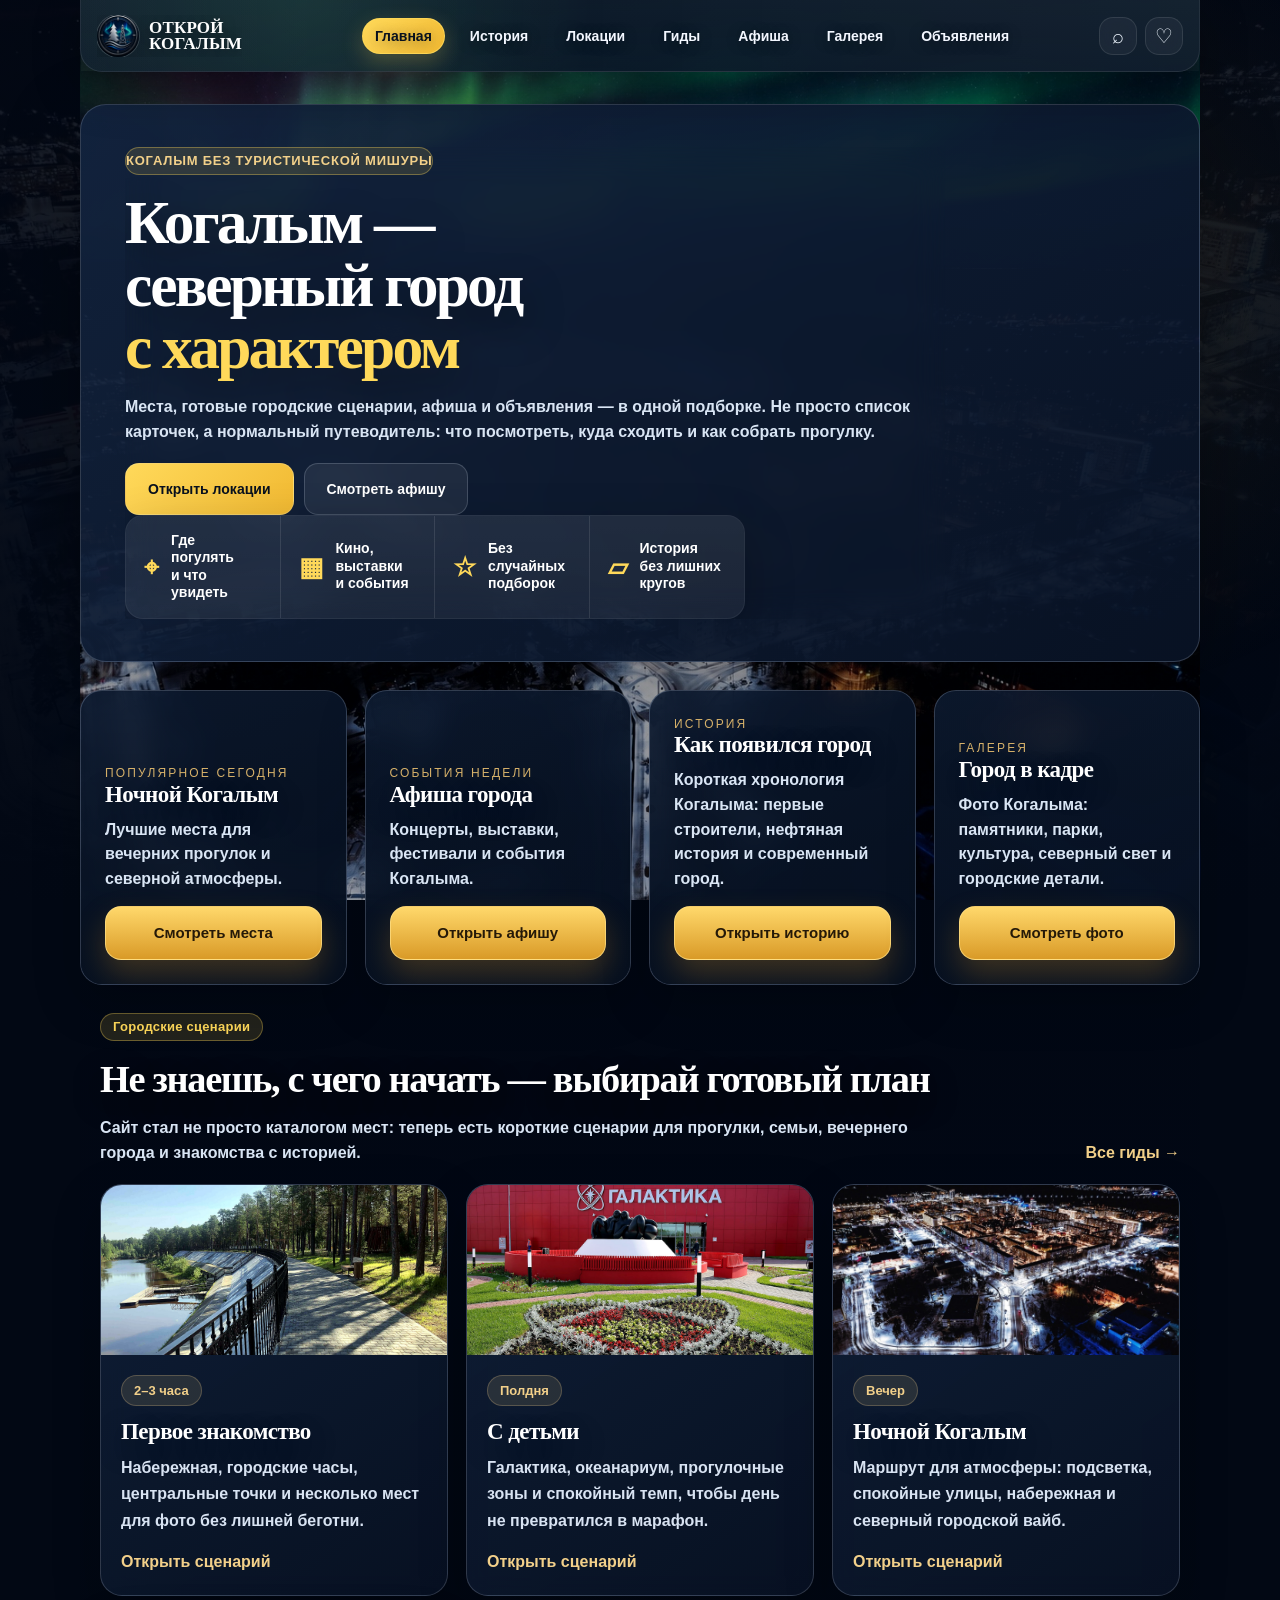
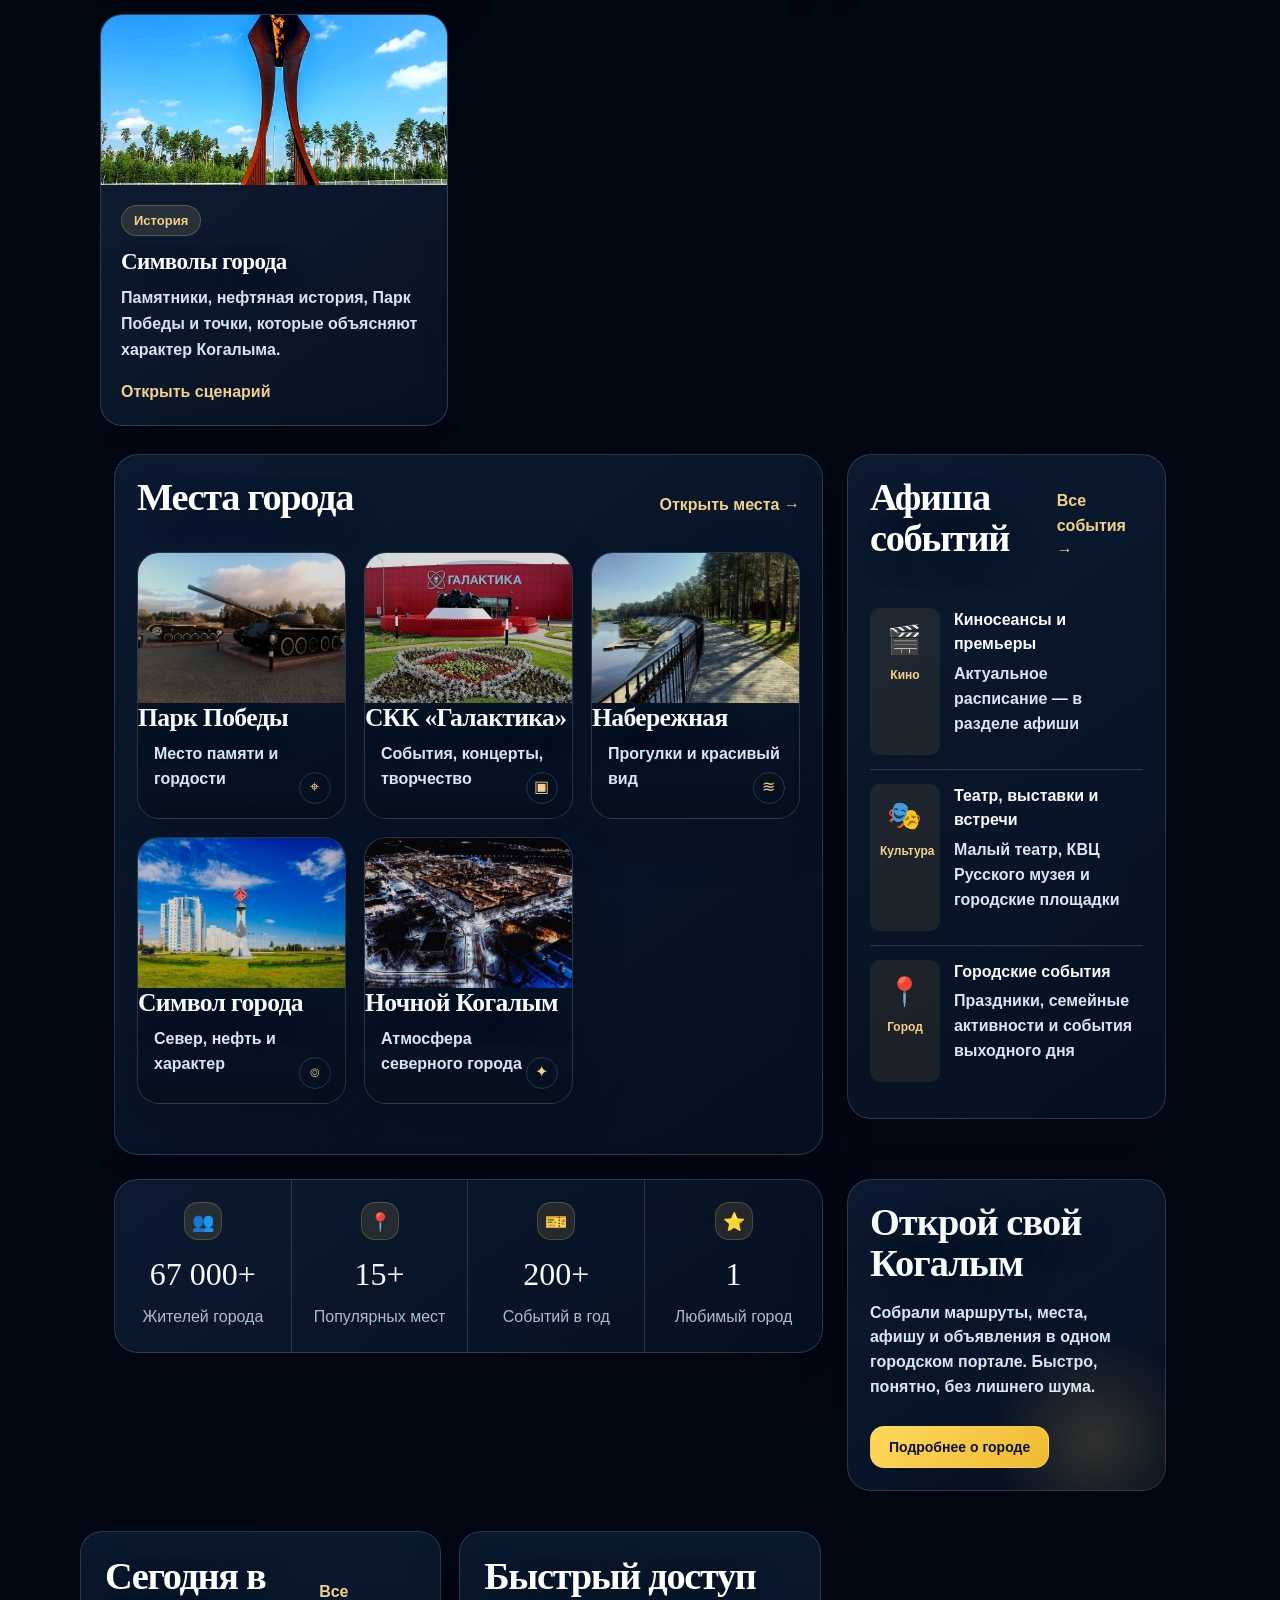
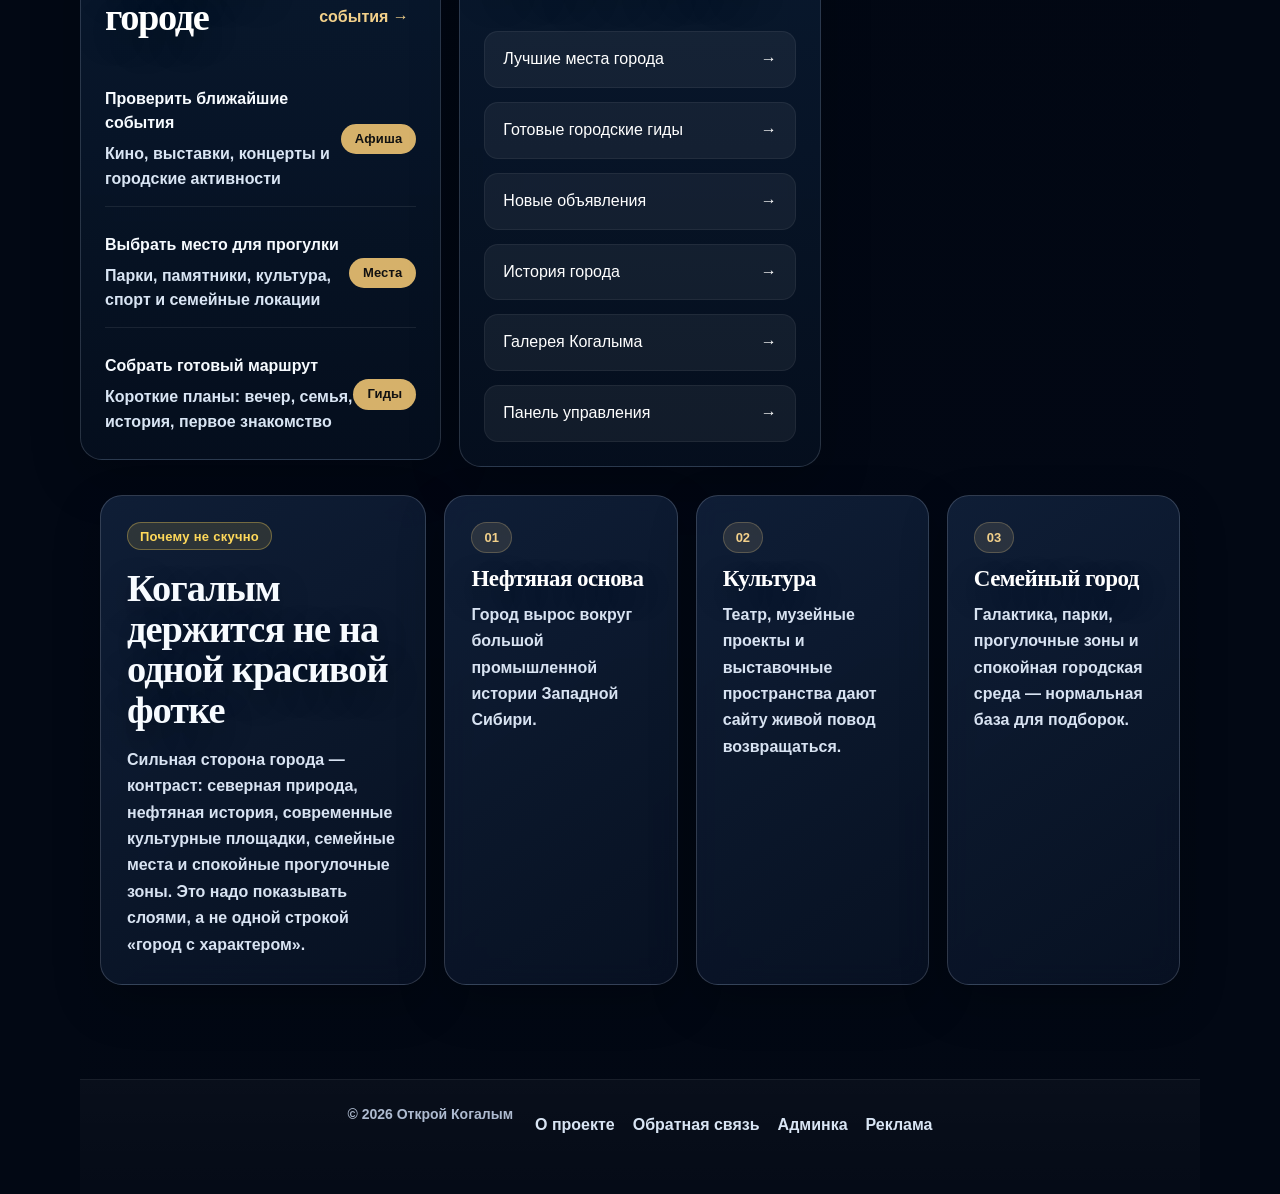
<file: index.html>
<!DOCTYPE html>

<html lang="ru">
<head>
<meta charset="utf-8"/>
<meta content="width=device-width, initial-scale=1.0" name="viewport"/>
<title>Открой Когалым</title>
<link href="style.v7-hard.css?v=site_20260616_v66_unified_final" rel="stylesheet"/>


<link href="repair-v66.css?v=site_20260616_v66_unified_final" rel="stylesheet"/>
</head>
<body>
<header class="header">
<a class="brand" href="index.html">
<img alt="Открой Когалым" src="images/logo.png"/>
<span>ОТКРОЙ<br/>КОГАЛЫМ</span>
</a>
<nav>
<a class="active" href="index.html">Главная</a>
<a href="history.html">История</a>
<a href="places.html">Локации</a>
<a href="routes.html">Гиды</a>
<a href="events.html">Афиша</a>
<a href="gallery.html">Галерея</a>
<a href="announcements.html">Объявления</a>
</nav>
<div class="right-head">
<span class="icon">⌕</span>
<span class="icon">♡</span>
</div>
</header>
<main>
<section class="hero hero-clean">
<div class="hero-clean__wrap">
<div class="hero-content hero-clean__content">
<p class="kicker">Когалым без туристической мишуры</p>
<h1>Когалым —<br/>северный город<br/><strong>с характером</strong></h1>
<p class="lead">
          Места, готовые городские сценарии, афиша и объявления — в одной подборке.
          Не просто список карточек, а нормальный путеводитель: что посмотреть, куда сходить и как собрать прогулку.
        </p>
<div class="hero-actions">
<a class="btn gold" href="places.html">Открыть локации</a>
<a class="btn dark" href="events.html">Смотреть афишу</a>
</div>
<div class="features">
<div><b>⌖</b><span>Где погулять<br/>и что увидеть</span></div>
<div><b>▦</b><span>Кино, выставки<br/>и события</span></div>
<div><b>☆</b><span>Без случайных<br/>подборок</span></div>
<div><b>▱</b><span>История<br/>без лишних кругов</span></div>
</div>
</div>
<aside aria-label="Живая погода в Когалыме" class="cinematic-weather live-weather-card">
<div aria-hidden="true" class="cinematic-weather__aurora"></div>
<div class="cinematic-weather__head">
<span class="cinematic-weather__label">Сейчас в Когалыме</span>
<span aria-hidden="true" class="cinematic-weather__dot"></span>
</div>
<div class="cinematic-weather__main">
<div>
<div class="cinematic-weather__temp" data-weather-temp="">—</div>
<div class="cinematic-weather__status" data-weather-status="">Загрузка погоды</div>
<div class="cinematic-weather__feels" data-weather-feels="">Ощущается как —</div>
</div>
<div class="cinematic-weather__icon" data-weather-icon="">☁️</div>
</div>
<div class="cinematic-weather__line"></div>
<div class="cinematic-weather__footer">
<span><b data-weather-wind="">—</b><small>ветер</small></span>
<span><b data-weather-humidity="">—</b><small>влажность</small></span>
<span><b data-weather-pressure="">—</b><small>давление</small></span>
</div>
<div class="cinematic-weather__updated" data-weather-updated="">Обновление…</div>
</aside>
</div>
</section>
<section class="home-highlights">
<article class="highlight-card" style="background-image:url('images/night.jpg')">
<span>Популярное сегодня</span>
<h3>Ночной Когалым</h3>
<p>Лучшие места для вечерних прогулок и северной атмосферы.</p>
<a class="btn gold" href="places.html">Смотреть места</a>
</article>
<article class="highlight-card" style="background-image:url('images/places-v7/32-10-galaktika-7d0f47f0-v7-7323927a6f.jpg')">
<span>События недели</span>
<h3>Афиша города</h3>
<p>Концерты, выставки, фестивали и события Когалыма.</p>
<a class="btn gold" href="events.html">Открыть афишу</a>
</article>
<article class="highlight-card" style="background-image:url('images/places-v7/15-31-pokoritelyam-zapadnoy-sibiri-0088b2a4-v7-7f79ff9af4.jpg')">
<span>История</span>
<h3>Как появился город</h3>
<p>Короткая хронология Когалыма: первые строители, нефтяная история и современный город.</p>
<a class="btn gold" href="history.html">Открыть историю</a>
</article>
<article class="highlight-card" style="background-image:url('images/places-collage-kogalym.png')">
<span>Галерея</span>
<h3>Город в кадре</h3>
<p>Фото Когалыма: памятники, парки, культура, северный свет и городские детали.</p>
<a class="btn gold" href="gallery.html">Смотреть фото</a>
</article>
</section>
<section class="city-guide-section">
<div class="section-head guide-head">
<div>
<span class="section-kicker">Городские сценарии</span>
<h2>Не знаешь, с чего начать — выбирай готовый план</h2>
<p>Сайт стал не просто каталогом мест: теперь есть короткие сценарии для прогулки, семьи, вечернего города и знакомства с историей.</p>
</div>
<a href="routes.html">Все гиды →</a>
</div>
<div class="guide-cards">
<article class="guide-card">
<img alt="Набережная Ингу-Ягуна" src="images/places-v7/23-23-naberezhnaya-reki-ingu-yagun-6c998331-v7-8d6ebba43d.jpg"/>
<div>
<span>2–3 часа</span>
<h3>Первое знакомство</h3>
<p>Набережная, городские часы, центральные точки и несколько мест для фото без лишней беготни.</p>
<a href="routes.html#first-look">Открыть сценарий</a>
</div>
</article>
<article class="guide-card">
<img alt="СКК Галактика" src="images/places-v7/32-10-galaktika-7d0f47f0-v7-7323927a6f.jpg"/>
<div>
<span>Полдня</span>
<h3>С детьми</h3>
<p>Галактика, океанариум, прогулочные зоны и спокойный темп, чтобы день не превратился в марафон.</p>
<a href="routes.html#family-day">Открыть сценарий</a>
</div>
</article>
<article class="guide-card">
<img alt="Ночной Когалым" src="images/night.jpg"/>
<div>
<span>Вечер</span>
<h3>Ночной Когалым</h3>
<p>Маршрут для атмосферы: подсветка, спокойные улицы, набережная и северный городской вайб.</p>
<a href="routes.html#evening">Открыть сценарий</a>
</div>
</article>
<article class="guide-card">
<img alt="Покорителям Западной Сибири" src="images/places-v7/15-31-pokoritelyam-zapadnoy-sibiri-0088b2a4-v7-7f79ff9af4.jpg"/>
<div>
<span>История</span>
<h3>Символы города</h3>
<p>Памятники, нефтяная история, Парк Победы и точки, которые объясняют характер Когалыма.</p>
<a href="routes.html#symbols">Открыть сценарий</a>
</div>
</article>
</div>
</section>
<section class="main-grid">
<div class="places panel">
<div class="section-head">
<h2>Места города</h2>
<a href="places.html">Открыть места →</a>
</div>
<div class="cards">
<article><img alt="Парк Победы в Когалыме" src="images/places-v7/25-29-park-pobedy-b1130a2f-v7-13200ce5c9.jpg"/><h3>Парк Победы</h3><p>Место памяти и гордости</p><i>⌖</i></article>
<article><img alt="СКК Галактика в Когалыме" src="images/places-v7/32-10-galaktika-7d0f47f0-v7-7323927a6f.jpg"/><h3>СКК «Галактика»</h3><p>События, концерты, творчество</p><i>▣</i></article>
<article><img alt="Набережная реки Ингу-Ягун" src="images/places-v7/23-23-naberezhnaya-reki-ingu-yagun-6c998331-v7-8d6ebba43d.jpg"/><h3>Набережная</h3><p>Прогулки и красивый вид</p><i>≋</i></article>
<article><img alt="Нефтяная символика Когалыма" src="images/lukoil.webp"/><h3>Символ города</h3><p>Север, нефть и характер</p><i>⌾</i></article>
<article><img alt="Ночной Когалым" src="images/night.jpg"/><h3>Ночной Когалым</h3><p>Атмосфера северного города</p><i>✦</i></article>
</div>
</div>
<aside class="events panel">
<div class="section-head">
<h2>Афиша событий</h2>
<a href="events.html">Все события →</a>
</div>
<div class="event"><time>🎬<small>Кино</small></time><div><b>Киносеансы и премьеры</b><p>Актуальное расписание — в разделе афиши</p></div></div>
<div class="event"><time>🎭<small>Культура</small></time><div><b>Театр, выставки и встречи</b><p>Малый театр, КВЦ Русского музея и городские площадки</p></div></div>
<div class="event"><time>📍<small>Город</small></time><div><b>Городские события</b><p>Праздники, семейные активности и события выходного дня</p></div></div>
</aside>
<div class="stats panel">
<div><i>👥</i><b>67 000+</b><span>Жителей города</span></div>
<div><i>📍</i><b>15+</b><span>Популярных мест</span></div>
<div><i>🎫</i><b>200+</b><span>Событий в год</span></div>
<div><i>⭐</i><b>1</b><span>Любимый город</span></div>
</div>
<div class="city panel">
<h2>Открой свой Когалым</h2>
<p>Собрали маршруты, места, афишу и объявления в одном городском портале. Быстро, понятно, без лишнего шума.</p>
<a class="btn gold" href="about.html">Подробнее о городе</a>
</div>
</section>
<section class="today-grid">
<div class="today-card">
<div class="section-head">
<h2>Сегодня в городе</h2>
<a href="events.html">Все события →</a>
</div>
<div class="today-list">
<div class="today-item">
<div>
<b>Проверить ближайшие события</b>
<p>Кино, выставки, концерты и городские активности</p>
</div>
<a class="today-badge" href="events.html">Афиша</a>
</div>
<div class="today-item">
<div>
<b>Выбрать место для прогулки</b>
<p>Парки, памятники, культура, спорт и семейные локации</p>
</div>
<a class="today-badge" href="places.html">Места</a>
</div>
<div class="today-item">
<div>
<b>Собрать готовый маршрут</b>
<p>Короткие планы: вечер, семья, история, первое знакомство</p>
</div>
<a class="today-badge" href="routes.html">Гиды</a>
</div>
</div>
</div>
<div class="today-card">
<div class="section-head">
<h2>Быстрый доступ</h2>
</div>
<div class="quick-links">
<a href="places.html"><span>Лучшие места города</span><b>→</b></a>
<a href="routes.html"><span>Готовые городские гиды</span><b>→</b></a>
<a href="announcements.html"><span>Новые объявления</span><b>→</b></a>
<a href="history.html"><span>История города</span><b>→</b></a>
<a href="gallery.html"><span>Галерея Когалыма</span><b>→</b></a>
<a href="admin.html"><span>Панель управления</span><b>→</b></a>
</div>
</div>
</section>
<section class="city-pulse-section">
<div class="pulse-card pulse-main">
<span class="section-kicker">Почему не скучно</span>
<h2>Когалым держится не на одной красивой фотке</h2>
<p>Сильная сторона города — контраст: северная природа, нефтяная история, современные культурные площадки, семейные места и спокойные прогулочные зоны. Это надо показывать слоями, а не одной строкой «город с характером».</p>
</div>
<div class="pulse-card"><b>01</b><h3>Нефтяная основа</h3><p>Город вырос вокруг большой промышленной истории Западной Сибири.</p></div>
<div class="pulse-card"><b>02</b><h3>Культура</h3><p>Театр, музейные проекты и выставочные пространства дают сайту живой повод возвращаться.</p></div>
<div class="pulse-card"><b>03</b><h3>Семейный город</h3><p>Галактика, парки, прогулочные зоны и спокойная городская среда — нормальная база для подборок.</p></div>
</section>
</main>
<footer>
<span>© 2026 Открой Когалым</span>
<nav class="footer-links">
<a href="about.html">О проекте</a>
<a href="mailto:info@kogalym-portal.ru">Обратная связь</a>
<a href="admin.html">Админка</a>
<a href="announcements.html">Реклама</a>
</nav>
</footer>
<script src="weather.js?v=site_20260616_v66_unified_final"></script>
</body>
</html>
</file>
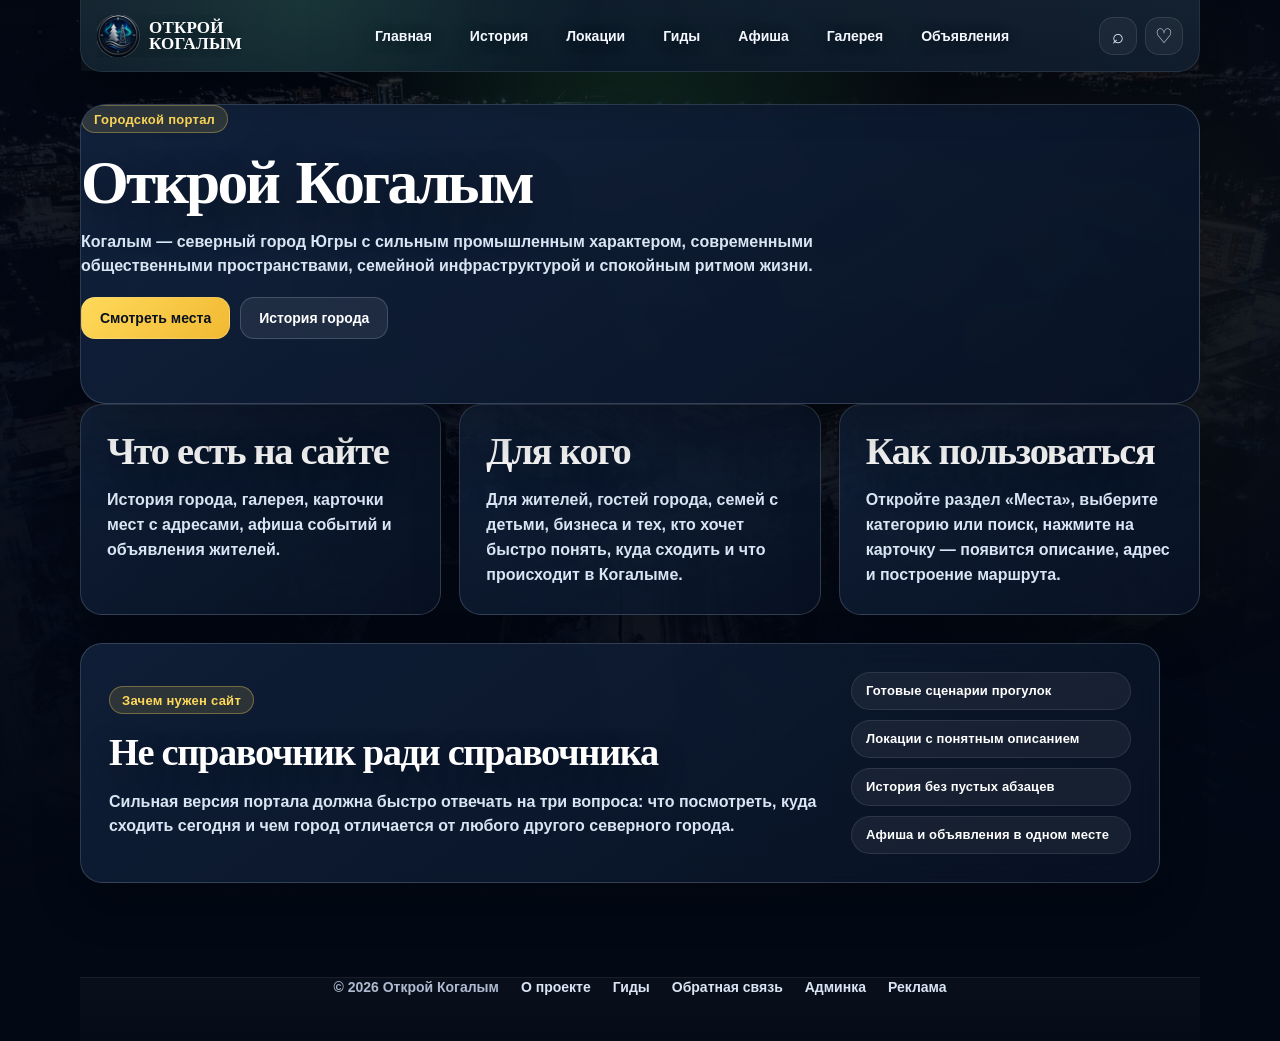
<file: about.html>
<!DOCTYPE html>

<html lang="ru">
<head>
<meta charset="utf-8"/>
<meta content="no-cache, no-store, must-revalidate" http-equiv="Cache-Control"/>
<meta content="no-cache" http-equiv="Pragma"/>
<meta content="0" http-equiv="Expires"/>
<meta content="width=device-width, initial-scale=1.0" name="viewport"/>
<title>О городе — Открой Когалым</title>
<link href="style.v7-hard.css?v=site_20260616_v66_unified_final" rel="stylesheet"/>

<link href="repair-v66.css?v=site_20260616_v66_unified_final" rel="stylesheet">
</link></head>
<body>
<header class="header">
<a aria-label="Открой Когалым" class="brand" href="index.html">
<img alt="Открой Когалым" src="images/logo.png"/>
<span>ОТКРОЙ<br/>КОГАЛЫМ</span>
</a>
<nav>
<a href="index.html">Главная</a>
<a href="history.html">История</a>
<a href="places.html">Локации</a>
<a href="routes.html">Гиды</a>
<a href="events.html">Афиша</a>
<a href="gallery.html">Галерея</a>
<a href="announcements.html">Объявления</a>
</nav>
<div class="right-head">
<span class="icon">⌕</span>
<span class="icon">♡</span>
</div>
</header>
<main class="about-page page-shell">
<section class="about-hero">
<div>
<span class="about-kicker">Городской портал</span>
<h1>Открой Когалым</h1>
<p>Когалым — северный город Югры с сильным промышленным характером, современными общественными пространствами, семейной инфраструктурой и спокойным ритмом жизни.</p>
<div class="actions">
<a class="btn gold" href="places.html">Смотреть места</a>
<a class="btn dark" href="history.html">История города</a>
</div>
</div>
<aside class="about-card">
<b>67 000+</b>
<span>Жителей</span>
<p>Портал собирает историю, городские точки, события, фотографии и объявления в одном месте.</p>
</aside>
</section>
<section class="about-grid">
<article>
<h2>Что есть на сайте</h2>
<p>История города, галерея, карточки мест с адресами, афиша событий и объявления жителей.</p>
</article>
<article>
<h2>Для кого</h2>
<p>Для жителей, гостей города, семей с детьми, бизнеса и тех, кто хочет быстро понять, куда сходить и что происходит в Когалыме.</p>
</article>
<article>
<h2>Как пользоваться</h2>
<p>Откройте раздел «Места», выберите категорию или поиск, нажмите на карточку — появится описание, адрес и построение маршрута.</p>
</article>
</section>
<section class="about-purpose">
<div>
<span class="section-kicker">Зачем нужен сайт</span>
<h2>Не справочник ради справочника</h2>
<p>Сильная версия портала должна быстро отвечать на три вопроса: что посмотреть, куда сходить сегодня и чем город отличается от любого другого северного города.</p>
</div>
<div class="purpose-list">
<span>Готовые сценарии прогулок</span>
<span>Локации с понятным описанием</span>
<span>История без пустых абзацев</span>
<span>Афиша и объявления в одном месте</span>
</div>
</section>
</main>
<footer>
<span>© 2026 Открой Когалым</span>
<a href="about.html">О проекте</a>
<a href="routes.html">Гиды</a>
<a href="mailto:info@kogalym-portal.ru">Обратная связь</a>
<a href="admin.html">Админка</a>
<a href="announcements.html">Реклама</a>
</footer>
<script src="weather.js?v=site_20260616_v66_unified_final"></script>
</body>
</html>
</file>
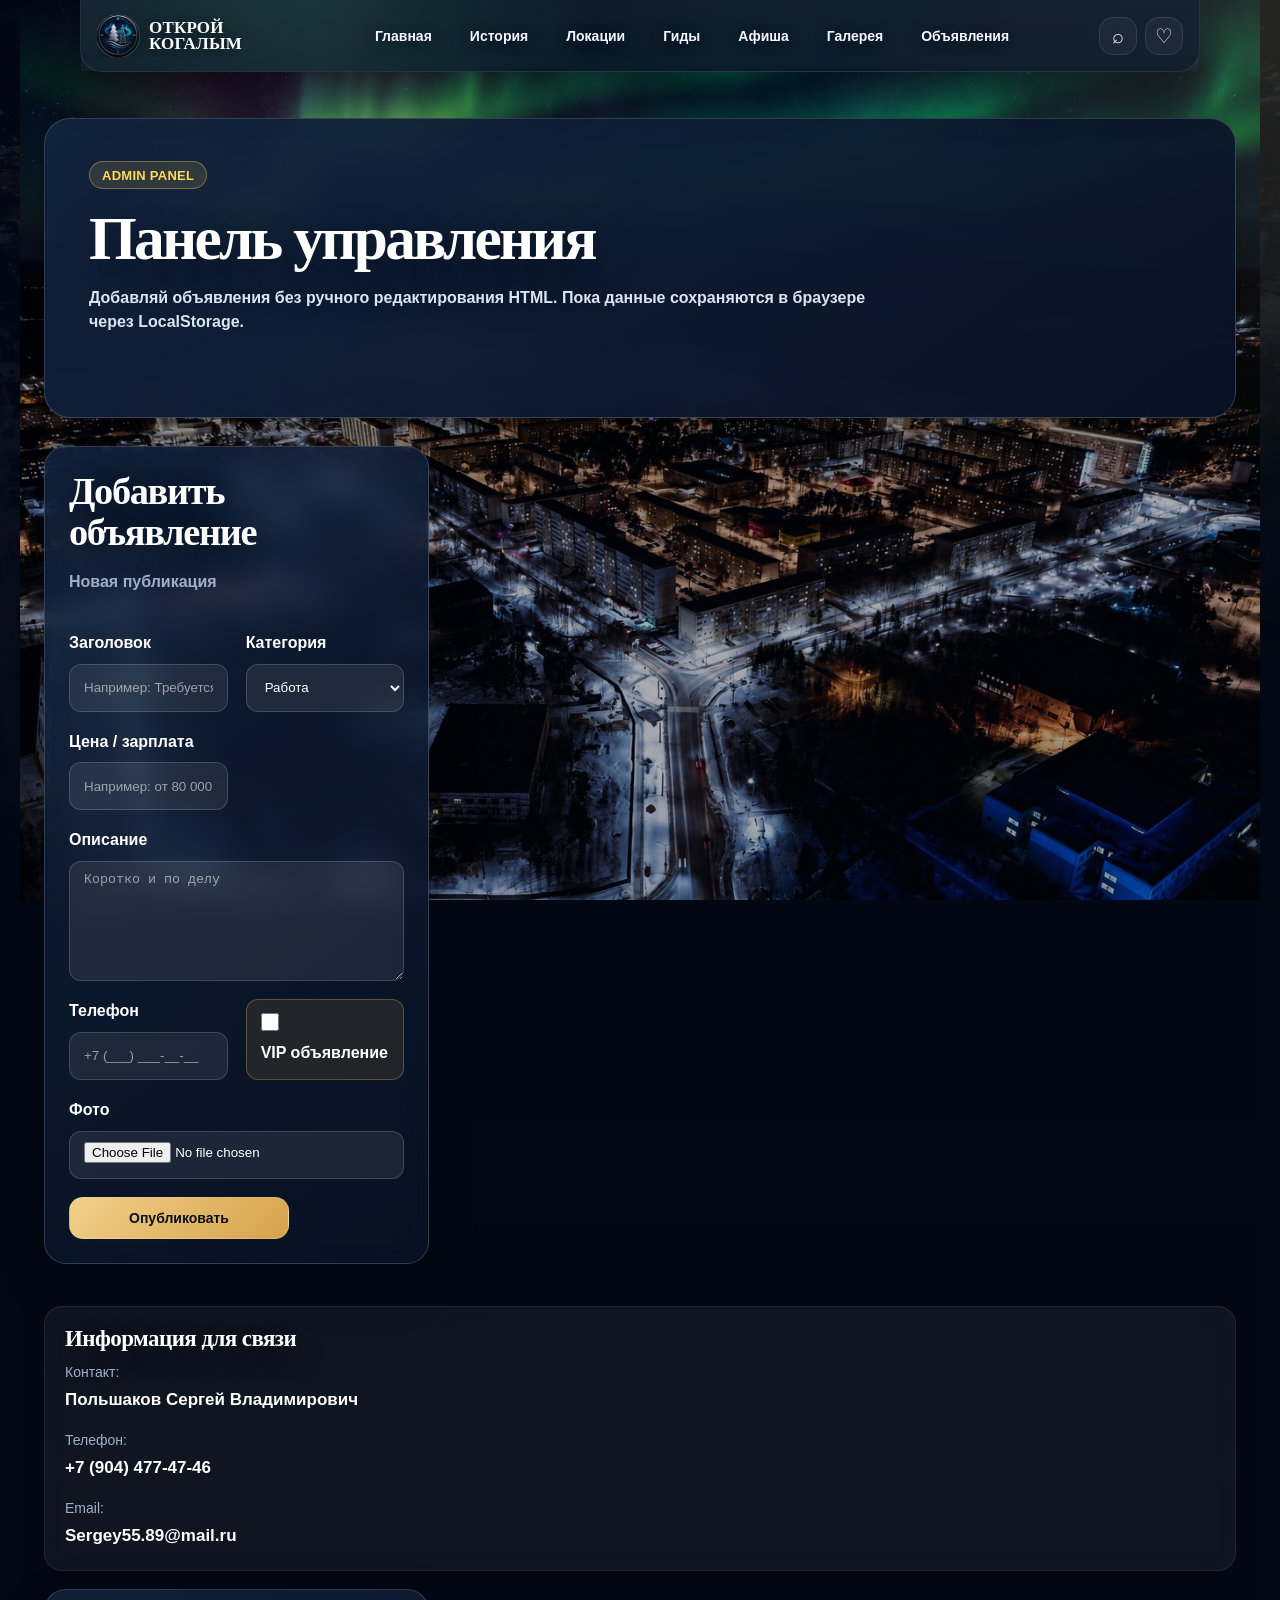
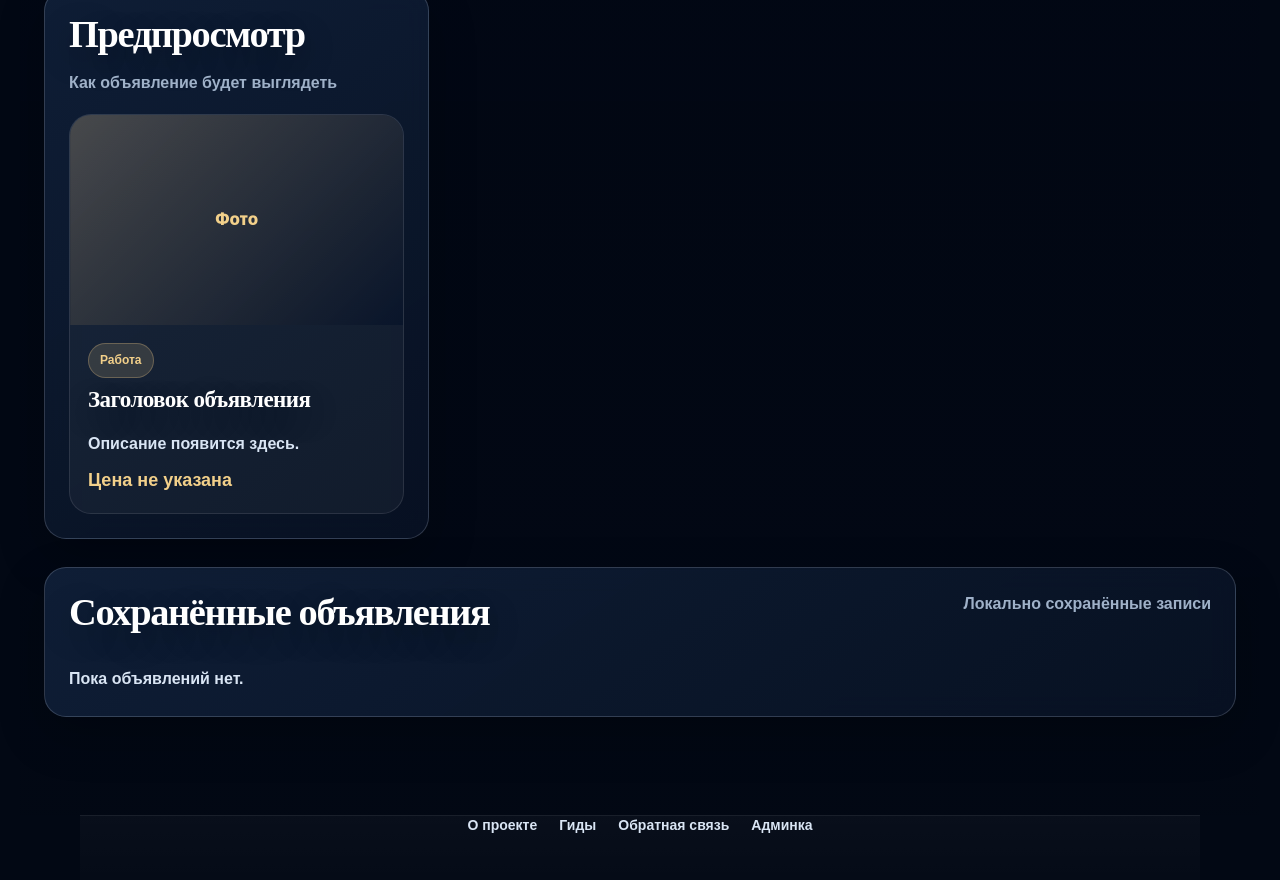
<file: admin.html>
<!DOCTYPE html>

<html lang="ru">
<head>
<meta charset="utf-8"/>
<meta content="width=device-width, initial-scale=1.0" name="viewport"/>
<title>Админка | Открой Когалым</title>
<link href="style.v7-hard.css?v=site_20260616_v66_unified_final" rel="stylesheet"/>
<link href="admin-patch-final.css?v=site_20260616_v66_unified_final" rel="stylesheet"/>

<link href="repair-v66.css?v=site_20260616_v66_unified_final" rel="stylesheet"/>
</head>
<body>
<div class="page-bg"></div>
<header class="header">
<a aria-label="Открой Когалым" class="brand" href="index.html">
<img alt="Открой Когалым" src="images/logo.png"/>
<span>ОТКРОЙ<br/>КОГАЛЫМ</span>
</a>
<nav>
<a href="index.html">Главная</a>
<a href="history.html">История</a>
<a href="places.html">Локации</a>
<a href="routes.html">Гиды</a>
<a href="events.html">Афиша</a>
<a href="gallery.html">Галерея</a>
<a href="announcements.html">Объявления</a>
</nav>
<div class="right-head">
<span class="icon">⌕</span>
<span class="icon">♡</span>
</div>
</header>
<div class="admin-wrap">
<main class="admin-page">
<section class="admin-hero">
<span class="admin-eyebrow">ADMIN PANEL</span>
<h1>Панель управления</h1>
<p>Добавляй объявления без ручного редактирования HTML. Пока данные сохраняются в браузере через LocalStorage.</p>
<p class="es">Управление объявлениями без ручной правки кода.</p>
</section>
<section class="admin-grid">
<form class="admin-card admin-form admin-form-fixed" id="adminForm">
<div class="admin-card-head">
<div>
<h2>Добавить объявление</h2>
<span>Новая публикация</span>
</div>
</div>
<label>
            Заголовок
            <input id="adTitle" placeholder="Например: Требуется водитель" required="" type="text"/>
</label>
<label>
            Категория
            <select id="adCategory">
<option value="Работа">Работа</option>
<option value="Услуги">Услуги</option>
<option value="Аренда">Аренда</option>
<option value="Продажа">Продажа</option>
<option value="Другое">Другое</option>
</select>
</label>
<label>
            Цена / зарплата
            <input id="adPrice" placeholder="Например: от 80 000 ₽" type="text"/>
</label>
<label>
            Описание
            <textarea id="adDescription" placeholder="Коротко и по делу" required="" rows="5"></textarea>
</label>
<label>
            Телефон
            <input id="adPhone" placeholder="+7 (___) ___-__-__" type="tel"/>
</label>
<label class="admin-vip-row">
<input id="adVip" type="checkbox"/>
<span>VIP объявление</span>
</label>
<label>
            Фото
            <input accept="image/*" id="adPhoto" type="file"/>
</label>
<button class="admin-submit" type="submit">Опубликовать</button>
</form>
<div class="contact-owner-box">
<h3>Информация для связи</h3>
<div class="contact-owner-item">
<span>Контакт:</span>
<strong>Польшаков Сергей Владимирович</strong>
</div>
<div class="contact-owner-item">
<span>Телефон:</span>
<a href="tel:+79044774746">+7 (904) 477-47-46</a>
</div>
<div class="contact-owner-item">
<span>Email:</span>
<a href="mailto:Sergey55.89@mail.ru">Sergey55.89@mail.ru</a>
</div>
</div>
<aside class="admin-card admin-preview">
<div class="admin-card-head">
<div>
<h2>Предпросмотр</h2>
<span>Как объявление будет выглядеть</span>
</div>
</div>
<article class="preview-card">
<div class="preview-image" id="previewImage">Фото</div>
<div class="preview-body">
<span class="preview-category" id="previewCategory">Работа</span>
<h3 id="previewTitle">Заголовок объявления</h3>
<p id="previewDescription">Описание появится здесь.</p>
<strong id="previewPrice">Цена не указана</strong>
</div>
</article>
</aside>
</section>
<section class="admin-card saved-list">
<div class="admin-card-head">
<h2>Сохранённые объявления</h2>
<span>Локально сохранённые записи</span>
</div>
<div class="saved-ads" id="savedAds"></div>
</section>
</main>
</div>
<footer>
<a href="about.html">О проекте</a>
<a href="routes.html">Гиды</a>
<a href="mailto:info@kogalym-portal.ru">Обратная связь</a>
<a href="admin.html">Админка</a>
</footer>
<script src="main.js?v=site_20260616_v66_unified_final"></script>
<script src="admin-patch.js?v=site_20260616_v66_unified_final"></script>
<script src="weather.js?v=site_20260616_v66_unified_final"></script>
</body>
</html>
</file>
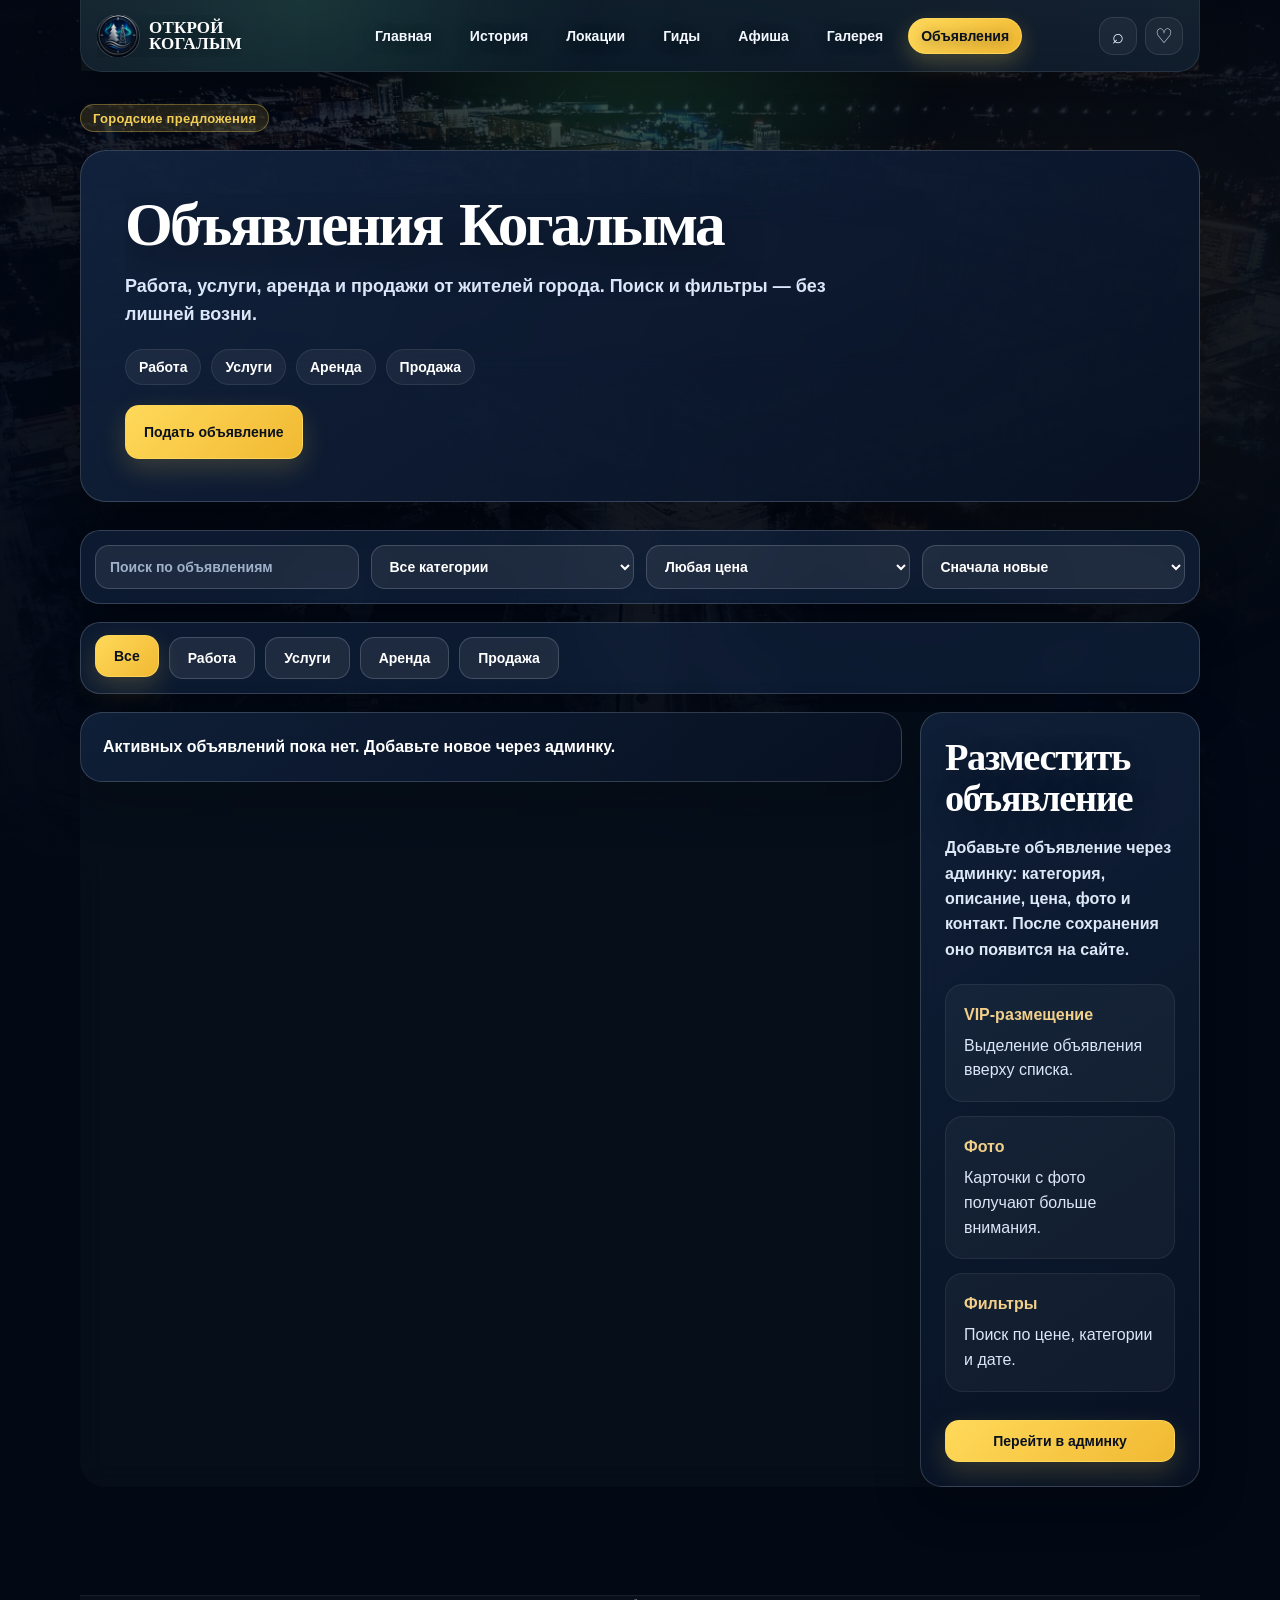
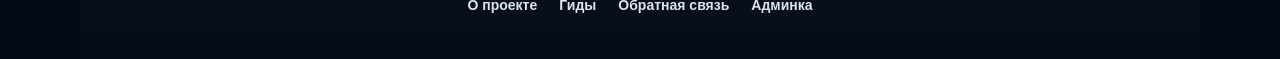
<file: announcements.html>
<!DOCTYPE html>

<html lang="ru">
<head>
<meta charset="utf-8"/>
<meta content="no-cache, no-store, must-revalidate" http-equiv="Cache-Control"/>
<meta content="no-cache" http-equiv="Pragma"/>
<meta content="0" http-equiv="Expires"/>
<meta content="width=device-width, initial-scale=1.0" name="viewport"/>
<title>Объявления — Открой Когалым</title>
<link href="style.v7-hard.css?v=site_20260616_v66_unified_final" rel="stylesheet"/>


<link href="repair-v66.css?v=site_20260616_v66_unified_final" rel="stylesheet">
</link></head>
<body>
<header class="header">
<a aria-label="Открой Когалым" class="brand" href="index.html">
<img alt="Открой Когалым" src="images/logo.png"/>
<span>ОТКРОЙ<br/>КОГАЛЫМ</span>
</a>
<nav>
<a href="index.html">Главная</a>
<a href="history.html">История</a>
<a href="places.html">Локации</a>
<a href="routes.html">Гиды</a>
<a href="events.html">Афиша</a>
<a href="gallery.html">Галерея</a>
<a class="active" href="announcements.html">Объявления</a>
</nav>
<div class="right-head">
<span class="icon">⌕</span>
<span class="icon">♡</span>
</div>
</header>
<main class="ann-page">
<div class="ann-container">
<div class="ann-badge">Городские предложения</div>
<section class="ann-top ann-top-clean">
<div class="ann-top-main">
<h1>Объявления Когалыма</h1>
<p class="ann-lead">Работа, услуги, аренда и продажи от жителей города. Поиск и фильтры — без лишней возни.</p>
<div class="ann-top-tags">
<span>Работа</span>
<span>Услуги</span>
<span>Аренда</span>
<span>Продажа</span>
</div>
</div>
<a class="ann-add-btn" href="admin.html">Подать объявление</a>
</section>
<section aria-label="Фильтры объявлений" class="ann-search-panel">
<input autocomplete="off" id="searchInput" placeholder="Поиск по объявлениям" type="search"/>
<select id="categorySelect">
<option value="all">Все категории</option>
<option value="work">Работа</option>
<option value="service">Услуги</option>
<option value="rent">Аренда</option>
<option value="sale">Продажа</option>
<option value="lost">Находки</option>
</select>
<select aria-label="Цена" id="priceSelect">
<option value="all">Любая цена</option>
<option value="5000">До 5 000 ₽</option>
<option value="50000">До 50 000 ₽</option>
</select>
<select aria-label="Сортировка" id="sortSelect">
<option value="new">Сначала новые</option>
<option value="cheap">Сначала дешевые</option>
<option value="vip">VIP сверху</option>
</select>
</section>
<section aria-label="Категории" class="ann-categories">
<button class="ann-cat active" data-filter="all" type="button">Все</button>
<button class="ann-cat" data-filter="work" type="button">Работа</button>
<button class="ann-cat" data-filter="service" type="button">Услуги</button>
<button class="ann-cat" data-filter="rent" type="button">Аренда</button>
<button class="ann-cat" data-filter="sale" type="button">Продажа</button>
</section>
<section class="ann-board">
<div>
<div class="ann-list" id="annList">
</div>
<div class="ann-empty" id="empty">Активных объявлений пока нет. Добавьте новое через админку.</div>
</div>
<aside class="ann-side">
<h2>Разместить объявление</h2>
<p>Добавьте объявление через админку: категория, описание, цена, фото и контакт. После сохранения оно появится на сайте.</p>
<div class="ann-side-box"><b>VIP-размещение</b><span>Выделение объявления вверху списка.</span></div>
<div class="ann-side-box"><b>Фото</b><span>Карточки с фото получают больше внимания.</span></div>
<div class="ann-side-box"><b>Фильтры</b><span>Поиск по цене, категории и дате.</span></div>
<a class="ann-add-btn" href="admin.html">Перейти в админку</a>
</aside>
</section>
</div>
</main>
<div aria-hidden="true" class="ad-modal" id="adModal">
<div aria-labelledby="adModalTitle" aria-modal="true" class="ad-modal-box" role="dialog">
<button aria-label="Закрыть" class="ad-close" id="adClose" type="button">×</button>
<div class="ad-modal-image" id="adModalImage"></div>
<div class="ad-modal-content">
<div class="ad-modal-category" id="adModalCategory">Объявление</div>
<h2 id="adModalTitle"></h2>
<p id="adModalDescription"></p>
<div class="ad-modal-info">
<div><span>Цена</span><b id="adModalPrice"></b></div>
<div><span>Город</span><b id="adModalLocation"></b></div>
<div><span>Дата</span><b id="adModalDate"></b></div>
<div><span>Контакт</span><b>Открыт</b></div>
</div>
<button class="ad-modal-phone" type="button">☎ Показать телефон</button>
</div>
</div>
</div>
<div aria-hidden="true" class="submit-contact-modal" id="submitContactModal">
<div aria-labelledby="submitContactTitle" aria-modal="true" class="submit-contact-modal__box" role="dialog">
<button aria-label="Закрыть" class="submit-contact-modal__close" id="submitContactClose" type="button">×</button>
<div class="submit-contact-modal__badge">Подать объявление</div>
<h2 id="submitContactTitle">Информация для связи</h2>
<p class="submit-contact-modal__text">
      Чтобы разместить объявление, свяжитесь с администратором сайта.
    </p>
<div class="submit-contact-modal__info">
<div>
<span>Контакт</span>
<strong>Польшаков Сергей Владимирович</strong>
</div>
<div>
<span>Телефон</span>
<a href="tel:+79044774746">+7 (904) 477-47-46</a>
</div>
<div>
<span>Email</span>
<a href="mailto:Sergey55.89@mail.ru">Sergey55.89@mail.ru</a>
</div>
</div>
<div class="submit-contact-modal__actions">
<a class="submit-contact-modal__call" href="tel:+79044774746">Позвонить</a>
<a class="submit-contact-modal__mail" href="mailto:Sergey55.89@mail.ru">Написать на Email</a>
</div>
</div>
</div>
<footer>
<a href="about.html">О проекте</a>
<a href="routes.html">Гиды</a>
<a href="mailto:info@kogalym-portal.ru">Обратная связь</a>
<a href="admin.html">Админка</a>
</footer>
<script src="announcements.js?v=site_20260616_v66_unified_final"></script>
<script src="contact-popup.js?v=site_20260616_v66_unified_final"></script>
<script src="weather.js?v=site_20260616_v66_unified_final"></script>
</body>
</html>
</file>
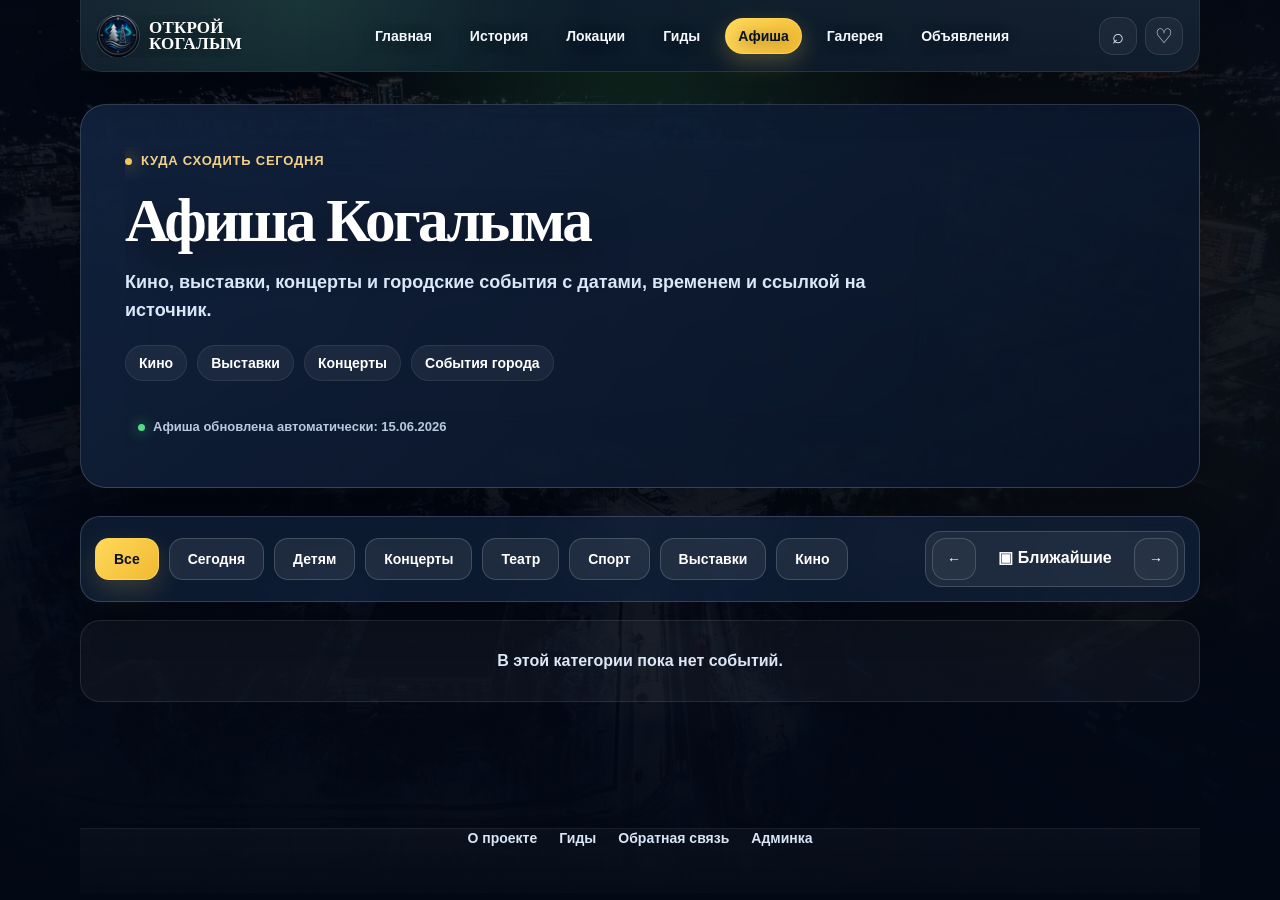
<file: events.html>
<!DOCTYPE html>

<html lang="ru">
<head>
<meta charset="utf-8"/>
<meta content="no-cache, no-store, must-revalidate" http-equiv="Cache-Control"/>
<meta content="no-cache" http-equiv="Pragma"/>
<meta content="0" http-equiv="Expires"/>
<meta content="width=device-width, initial-scale=1.0" name="viewport"/>
<title>Афиша — Открой Когалым</title>
<link href="style.v7-hard.css?v=site_20260616_v66_unified_final" rel="stylesheet"/>
<style>
:root{--af-bg:#020814;--af-panel:rgba(5,18,34,.82);--af-panel2:rgba(7,22,40,.92);--af-line:rgba(194,220,255,.16);--af-line2:rgba(241,199,91,.38);--af-gold:#f1c75b;--af-gold2:#d6a24b;--af-text:#f7fbff;--af-muted:#aebcd0;--af-blue:#0a1628}
html{scroll-behavior:smooth}
body{margin:0;background:#020814;color:#fff;font-family:Arial,Helvetica,sans-serif;overflow-x:hidden}
body::before{content:"";position:fixed;inset:0;z-index:-2;background:linear-gradient(90deg,rgba(2,8,20,.92),rgba(2,8,20,.58) 45%,rgba(2,8,20,.30)),linear-gradient(180deg,rgba(2,8,20,.12),#020814 72%),url('images/night.jpg') center top/cover fixed;pointer-events:none}
body::after{content:"";position:fixed;inset:0;z-index:-1;background:radial-gradient(circle at 62% 8%,rgba(28,178,111,.23),transparent 32%),radial-gradient(circle at 18% 24%,rgba(241,199,91,.10),transparent 30%);pointer-events:none}
.events-page{min-height:100vh;padding:94px 28px 58px;background:transparent}
.events-shell{max-width:1450px;margin:0 auto}
.events-hero{position:relative;overflow:hidden;border-bottom-left-radius:28px;border-bottom-right-radius:28px;padding:34px 0 30px;margin-bottom:24px;background:linear-gradient(90deg,rgba(2,8,20,.84),rgba(2,8,20,.45)),linear-gradient(180deg,rgba(2,8,20,.10),rgba(2,8,20,.88)),url('images/hero.jpg') center 38%/cover;border:1px solid rgba(255,255,255,.07);border-top:0;box-shadow:0 32px 80px rgba(0,0,0,.24)}
.events-hero::before{content:"";position:absolute;inset:-40% -10% auto -10%;height:240px;background:radial-gradient(ellipse at center,rgba(82,222,135,.32),transparent 62%);filter:blur(18px);transform:rotate(-4deg);opacity:.85}
.events-hero-inner{position:relative;z-index:1;padding:0 40px;display:grid;grid-template-columns:minmax(0,1fr) 360px;gap:26px;align-items:end}
.events-kicker{display:inline-flex;align-items:center;gap:9px;width:max-content;margin-bottom:15px;padding:8px 15px;border-radius:9px;border:1px solid var(--af-line2);background:rgba(214,162,75,.10);color:var(--af-gold);font-weight:900;font-size:13px;letter-spacing:.04em;text-transform:uppercase}
.events-kicker::before{content:"";width:7px;height:7px;border-radius:50%;background:var(--af-gold);box-shadow:0 0 18px var(--af-gold)}
.events-hero h1{font-family:Georgia,'Times New Roman',serif!important;text-transform:none!important;letter-spacing:-.055em!important;font-size:clamp(48px,5.2vw,78px)!important;line-height:.98!important;font-weight:500!important;margin:0 0 14px!important;color:#fff!important;text-shadow:0 16px 44px rgba(0,0,0,.55)!important}
.events-lead{max-width:640px;font-size:20px;line-height:1.45;color:#e9f1ff;margin:0}
.events-summary{border:1px solid rgba(255,255,255,.10);border-radius:22px;background:rgba(4,14,27,.62);backdrop-filter:blur(14px);padding:20px 22px;box-shadow:0 18px 50px rgba(0,0,0,.25)}
.events-summary b{display:block;font-family:Georgia,'Times New Roman',serif;font-size:30px;font-weight:500;margin-bottom:10px;color:#fff}
.events-summary span{display:block;color:#dce8f8;line-height:1.5;font-size:15px}
.events-toolbar{position:sticky;top:92px;z-index:80;margin:0 0 18px;padding:14px;border:1px solid rgba(255,255,255,.08);border-radius:18px;background:rgba(2,8,20,.78);backdrop-filter:blur(14px);display:flex;align-items:center;justify-content:space-between;gap:16px;box-shadow:0 18px 44px rgba(0,0,0,.18)}
.filter-row{display:flex;gap:10px;flex-wrap:wrap}
.filter-btn{appearance:none;border:1px solid rgba(255,255,255,.13);background:rgba(255,255,255,.04);color:#fff;border-radius:11px;padding:11px 18px;font-weight:850;cursor:pointer;transition:.2s;white-space:nowrap}
.filter-btn:hover{border-color:rgba(241,199,91,.45);transform:translateY(-1px)}
.filter-btn.active{background:linear-gradient(135deg,#ffd977,#be8227);color:#07101f;border-color:transparent;box-shadow:0 10px 28px rgba(214,162,75,.22)}
.week-switch{display:flex;align-items:center;gap:12px;border:1px solid rgba(255,255,255,.10);border-radius:13px;background:rgba(255,255,255,.04);padding:8px 10px;color:#e8f0ff;font-weight:800;white-space:nowrap;flex-shrink:0}
.week-switch button{display:inline-flex;align-items:center;justify-content:center;width:44px;height:40px;border-radius:12px;border:1px solid rgba(255,255,255,.12);background:rgba(255,255,255,.04);color:#fff;cursor:pointer;font-size:22px;line-height:1;padding:0;transition:background .2s,border-color .2s,transform .2s,opacity .2s}
.week-switch button:hover{background:rgba(241,199,91,.12);border-color:rgba(241,199,91,.45);transform:translateY(-1px)}
.week-switch button:disabled{opacity:.42;cursor:default;transform:none}
.week-switch span{display:inline-flex;align-items:center;gap:8px;padding:0 4px;font-size:16px}
.events-layout{display:grid;grid-template-columns:minmax(0,1fr) 330px;gap:18px;align-items:start}
.events-grid{display:grid;grid-template-columns:repeat(3,minmax(0,1fr));gap:18px}
.event-card{position:relative;overflow:hidden;border-radius:22px;background:linear-gradient(180deg,rgba(8,23,43,.92),rgba(4,14,27,.92));border:1px solid rgba(255,255,255,.10);box-shadow:0 16px 52px rgba(0,0,0,.20);transition:transform .24s,border-color .24s,box-shadow .24s;min-height:430px;display:flex;flex-direction:column}
.event-card:hover{transform:translateY(-7px);border-color:rgba(241,199,91,.38);box-shadow:0 26px 70px rgba(0,0,0,.36)}
.event-img{position:relative;height:168px;background:linear-gradient(135deg,rgba(9,24,45,.95),rgba(4,14,27,.95));overflow:hidden}
.event-photo{position:absolute;inset:0;width:100%;height:100%;object-fit:cover;display:block;z-index:0;filter:saturate(1.06) contrast(1.04);opacity:.96}
.event-img::after{content:"";position:absolute;inset:0;z-index:1;background:linear-gradient(180deg,rgba(0,0,0,.03),rgba(0,0,0,.36))}
.today-label{position:absolute;left:12px;top:12px;z-index:2;padding:6px 10px;border-radius:999px;background:#d94343;color:#fff;font-size:12px;font-weight:900;text-transform:uppercase;box-shadow:0 8px 20px rgba(217,67,67,.24)}
.date-badge{position:absolute;left:14px;bottom:12px;z-index:2;width:62px;border-radius:14px;overflow:hidden;text-align:center;background:rgba(3,10,20,.82);border:1px solid rgba(255,255,255,.14);box-shadow:0 12px 26px rgba(0,0,0,.26)}
.date-badge strong{display:block;font-size:26px;line-height:1;padding-top:10px;color:#fff}.date-badge span{display:block;padding:2px 0 7px;font-size:12px;font-weight:900;color:#fff}.date-badge small{display:block;background:rgba(255,255,255,.08);padding:6px 0;color:#dce7f8;font-size:11px;font-weight:900}
.event-body{padding:18px 18px 16px;display:flex;flex-direction:column;flex:1}
.event-cat{display:flex;align-items:center;gap:8px;color:var(--af-gold);font-weight:950;font-size:12px;text-transform:uppercase;letter-spacing:.03em;margin-bottom:8px}.event-cat::before{content:"";width:7px;height:7px;border-radius:50%;background:var(--af-gold);opacity:.85}
.event-body h2{font-family:Georgia,'Times New Roman',serif;font-size:24px;line-height:1.08;font-weight:500;margin:0 0 10px;color:#fff}
.event-meta{display:flex;gap:12px;flex-wrap:wrap;margin:0 0 10px;color:#d9e5f7;font-size:14px}.event-meta span{display:inline-flex;align-items:center;gap:5px}
.event-body p{margin:0 0 16px;color:#b9c8dc;font-size:15px;line-height:1.42;flex:1}
.event-actions{display:flex;align-items:center;justify-content:space-between;gap:12px;margin-top:auto}.more-btn{border:1px solid var(--af-line2);background:rgba(214,162,75,.08);color:var(--af-gold);border-radius:10px;padding:10px 19px;font-weight:900;cursor:pointer}.more-btn:hover{background:linear-gradient(135deg,#ffd977,#be8227);color:#07101f}.heart{width:38px;height:38px;border:1px solid rgba(255,255,255,.13);border-radius:50%;display:grid;place-items:center;color:#fff;opacity:.84}.event-card.is-hidden{display:none}
.side-panel{position:sticky;top:184px;border:1px solid rgba(255,255,255,.10);border-radius:22px;background:rgba(5,18,34,.80);backdrop-filter:blur(14px);padding:18px;box-shadow:0 16px 48px rgba(0,0,0,.20)}
.side-panel h2{font-size:22px;margin:0 0 14px;font-weight:900;color:#fff}.mini-event{display:grid;grid-template-columns:62px 1fr;gap:12px;align-items:center;border:1px solid rgba(255,255,255,.08);border-radius:14px;padding:11px;margin-bottom:10px;background:rgba(255,255,255,.035)}.mini-date{text-align:center;color:#dce7f8;font-size:11px;font-weight:900;border-right:1px solid rgba(255,255,255,.08);padding-right:10px}.mini-date strong{display:block;color:#fff;font-size:16px}.mini-event b{display:block;color:#fff;font-size:14px;margin-bottom:5px}.mini-event span{display:block;color:#b7c4d8;font-size:12px;line-height:1.25}.all-events{display:flex;align-items:center;justify-content:center;width:100%;margin-top:14px;border:1px solid rgba(255,255,255,.12);border-radius:12px;padding:13px;background:rgba(255,255,255,.04);color:#fff;font-weight:900;text-decoration:none}.all-events:hover{border-color:rgba(241,199,91,.45);color:var(--af-gold)}
.no-events{display:none;grid-column:1/-1;border:1px solid rgba(255,255,255,.10);border-radius:20px;padding:28px;text-align:center;background:rgba(255,255,255,.04);color:#dce8f8;font-weight:800}.no-events.show{display:block}
.events-source-note{display:inline-flex;align-items:center;gap:8px;margin-top:14px;color:#b9c8dc;font-size:13px;font-weight:800}
.events-source-note::before{content:"";width:7px;height:7px;border-radius:50%;background:#52de87;box-shadow:0 0 14px rgba(82,222,135,.75)}
.events-loading{grid-column:1/-1;border:1px solid rgba(255,255,255,.10);border-radius:20px;padding:28px;text-align:center;background:rgba(255,255,255,.04);color:#dce8f8;font-weight:800}
.event-source{display:inline-flex;align-items:center;gap:6px;margin-top:8px;color:#8fa1ba;font-size:12px;font-weight:800}.event-source a{color:#c9d7ea;text-decoration:none}.event-source a:hover{color:var(--af-gold)}
.status-row{display:flex;align-items:center;justify-content:space-between;gap:14px;margin:0 0 14px;color:#aebcd0;font-size:13px;font-weight:800}.status-row a{color:var(--af-gold);text-decoration:none}.status-row a:hover{text-decoration:underline}

.event-modal{position:fixed;inset:0;z-index:999;display:none;align-items:center;justify-content:center;padding:26px;background:rgba(0,5,14,.78);backdrop-filter:blur(12px)}.event-modal.show{display:flex}.modal-card{position:relative;width:min(820px,calc(100vw - 38px));max-height:calc(100vh - 52px);display:grid;grid-template-columns:minmax(280px,43%) minmax(0,1fr);border-radius:26px;border:1px solid rgba(255,255,255,.16);background:linear-gradient(145deg,rgba(8,22,40,.98),rgba(4,13,26,.98));box-shadow:0 38px 120px rgba(0,0,0,.62);overflow:hidden}.modal-media{position:relative;min-height:420px;background:linear-gradient(135deg,rgba(9,24,45,.96),rgba(3,10,20,.98));overflow:hidden}.modal-photo{position:absolute;inset:0;width:100%;height:100%;object-fit:cover;display:block;opacity:.98;filter:saturate(1.06) contrast(1.04)}.modal-media::after{content:"";position:absolute;inset:0;background:linear-gradient(180deg,rgba(0,0,0,.02),rgba(0,0,0,.34))}.modal-fallback{position:absolute;inset:0;display:none;place-items:center;padding:28px;text-align:center;color:#dce8f8;font-family:Georgia,'Times New Roman',serif;font-size:30px;line-height:1.08;background:radial-gradient(circle at 30% 25%,rgba(241,199,91,.16),transparent 30%),linear-gradient(135deg,#071526,#020814)}.modal-media.is-fallback .modal-photo{display:none}.modal-media.is-fallback .modal-fallback{display:grid}.modal-close{position:absolute;right:16px;top:16px;z-index:8;width:42px;height:42px;display:flex;align-items:center;justify-content:center;border-radius:50%;border:1px solid rgba(255,255,255,.22);background:rgba(4,12,24,.78);color:#fff;font-size:0;line-height:1;cursor:pointer;box-shadow:0 12px 28px rgba(0,0,0,.34);transition:.18s}.modal-close::before,.modal-close::after{content:"";position:absolute;width:16px;height:2px;border-radius:2px;background:#fff}.modal-close::before{transform:rotate(45deg)}.modal-close::after{transform:rotate(-45deg)}.modal-close:hover{background:linear-gradient(135deg,#ffd977,#be8227);border-color:transparent}.modal-close:hover::before,.modal-close:hover::after{background:#07101f}.modal-content{padding:34px 34px 30px;display:flex;flex-direction:column;justify-content:center}.modal-content small{display:inline-flex;margin-bottom:12px;color:var(--af-gold);font-weight:950;text-transform:uppercase;letter-spacing:.02em}.modal-content h2{font-family:Georgia,'Times New Roman',serif;font-size:clamp(30px,3vw,42px);line-height:1.02;font-weight:500;margin:0 0 16px;color:#fff}.modal-content p{color:#dce8f8;line-height:1.62;margin:0 0 22px;font-size:16px}.modal-content a{display:inline-flex;width:max-content;border-radius:12px;background:linear-gradient(135deg,#ffd977,#be8227);color:#07101f;padding:13px 20px;font-weight:950;text-decoration:none}.modal-content a:hover{filter:brightness(1.06)}@media(max-width:760px){.modal-card{display:block;overflow:auto}.modal-media{min-height:230px}.modal-content{padding:24px 20px 22px}.modal-close{right:12px;top:12px}}
footer{max-width:1450px!important;margin:34px auto 0!important;padding:22px 28px 44px!important;border-top:1px solid rgba(255,255,255,.08)!important;display:flex!important;gap:34px!important;color:#aebcd0!important}
@media(max-width:1240px){.events-hero-inner{grid-template-columns:1fr}.events-summary{max-width:560px}.events-layout{grid-template-columns:1fr}.side-panel{position:relative;top:auto}.events-grid{grid-template-columns:repeat(2,minmax(0,1fr))}.events-toolbar{top:0}}
@media(max-width:860px){.events-page{padding:0 14px 44px}.events-hero{border-radius:0 0 22px 22px}.events-hero-inner{padding:0 18px}.events-lead{font-size:17px}.events-toolbar{position:relative;top:auto;align-items:flex-start;flex-direction:column}.filter-row{flex-wrap:nowrap;overflow-x:auto;width:100%;padding-bottom:2px}.filter-btn{flex:0 0 auto}.week-switch{width:100%;justify-content:space-between}.events-grid{grid-template-columns:1fr}.event-card{min-height:0}.event-img{height:190px}.side-panel{padding:15px}.events-hero h1{font-size:44px!important}footer{flex-wrap:wrap!important;padding:22px 14px 38px!important}}

/* Visual hard fix: compact cards, guaranteed photos, clean modal */
.events-grid{align-items:stretch!important}.event-card{height:430px!important;min-height:0!important;display:flex!important;flex-direction:column!important;border-radius:20px!important;background:linear-gradient(180deg,rgba(7,20,38,.94),rgba(3,12,25,.96))!important}.event-img{height:176px!important;min-height:176px!important;background:#071526!important}.event-photo{display:block!important;width:100%!important;height:100%!important;object-fit:cover!important;object-position:center!important;opacity:1!important;filter:saturate(1.06) contrast(1.04)!important}.event-img::after{background:linear-gradient(180deg,rgba(0,0,0,.02),rgba(0,0,0,.22))!important}.event-body{padding:15px 16px 15px!important;min-height:0!important;overflow:hidden!important}.event-body h2{font-size:22px!important;line-height:1.08!important;margin:0 0 9px!important;min-height:48px!important;display:-webkit-box!important;-webkit-line-clamp:2!important;-webkit-box-orient:vertical!important;overflow:hidden!important}.event-meta{font-size:13px!important;gap:6px!important;margin:0 0 9px!important;display:grid!important;grid-template-columns:1fr!important}.event-meta span{display:block!important;white-space:nowrap!important;overflow:hidden!important;text-overflow:ellipsis!important}.event-body p{font-size:14px!important;line-height:1.42!important;margin:0 0 10px!important;display:-webkit-box!important;-webkit-line-clamp:3!important;-webkit-box-orient:vertical!important;overflow:hidden!important;min-height:60px!important;flex:0 0 auto!important}.event-source{font-size:12px!important;line-height:1.25!important;white-space:nowrap!important;overflow:hidden!important;text-overflow:ellipsis!important;margin:0 0 10px!important}.event-actions{margin-top:auto!important}.more-btn{padding:9px 17px!important;border-radius:11px!important}.date-badge{width:58px!important}.date-badge strong{font-size:24px!important}.today-label{font-size:11px!important;padding:6px 9px!important}.event-cat{font-size:12px!important;margin-bottom:8px!important}.modal-card{width:min(940px,calc(100vw - 42px))!important;min-height:430px!important;grid-template-columns:minmax(310px,45%) minmax(0,55%)!important;border-radius:26px!important;background:linear-gradient(145deg,rgba(7,20,38,.98),rgba(3,12,25,.98))!important}.modal-media{min-height:430px!important;background:#071526!important}.modal-photo{position:absolute!important;inset:0!important;display:block!important;width:100%!important;height:100%!important;object-fit:cover!important;object-position:center!important;opacity:1!important;filter:saturate(1.08) contrast(1.04)!important}.modal-media::after{background:linear-gradient(90deg,rgba(0,0,0,.18),rgba(0,0,0,.04))!important}.modal-fallback{display:none!important}.modal-media.is-fallback .modal-photo{display:block!important}.modal-close{right:18px!important;top:18px!important;width:42px!important;height:42px!important;border-radius:50%!important;display:flex!important;align-items:center!important;justify-content:center!important;background:rgba(2,8,20,.74)!important}.modal-close::before,.modal-close::after{width:17px!important;height:2px!important;left:50%!important;top:50%!important;margin-left:-8.5px!important;margin-top:-1px!important}.modal-content{padding:32px 34px!important}.modal-content h2{font-size:clamp(30px,3vw,40px)!important}.modal-content p{font-size:16px!important;line-height:1.58!important}@media(max-width:760px){.modal-card{display:block!important;min-height:0!important}.modal-media{min-height:240px!important}.event-card{height:auto!important}.event-body h2{min-height:0!important}}


/* FINAL_COMPACT_CARD_FIX_20260603 */
.events-grid{grid-template-columns:repeat(3,minmax(280px,1fr))!important;gap:16px!important}
.event-card{height:382px!important;min-height:382px!important;max-height:382px!important;border-radius:20px!important;overflow:hidden!important}
.event-img{height:138px!important;min-height:138px!important;max-height:138px!important}
.event-photo{object-fit:cover!important;object-position:center!important}
.event-body{padding:13px 15px 14px!important;display:flex!important;flex-direction:column!important;height:244px!important;overflow:hidden!important}
.event-cat{font-size:11px!important;margin-bottom:6px!important}
.event-body h2{font-size:20px!important;line-height:1.08!important;min-height:43px!important;max-height:43px!important;margin-bottom:8px!important;-webkit-line-clamp:2!important}
.event-meta{font-size:12px!important;line-height:1.24!important;margin-bottom:8px!important;gap:4px!important}
.event-meta span{min-width:0!important}
.event-body p{font-size:13px!important;line-height:1.34!important;min-height:36px!important;max-height:36px!important;margin-bottom:8px!important;-webkit-line-clamp:2!important;flex:0 0 auto!important}
.event-source{font-size:11px!important;line-height:1.2!important;height:14px!important;max-height:14px!important;margin-bottom:8px!important;display:block!important;white-space:nowrap!important;overflow:hidden!important;text-overflow:ellipsis!important}
.event-actions{height:38px!important;min-height:38px!important;margin-top:auto!important;display:flex!important;align-items:center!important}
.more-btn{height:36px!important;padding:0 16px!important;display:inline-flex!important;align-items:center!important;justify-content:center!important}
.heart{width:34px!important;height:34px!important;min-width:34px!important}
.date-badge{width:54px!important;border-radius:12px!important}.date-badge strong{font-size:21px!important;padding-top:8px!important}.date-badge span{font-size:10px!important;padding:2px 0 5px!important}.date-badge small{font-size:10px!important;padding:5px 0!important}
.today-label{font-size:10px!important;padding:5px 8px!important}
.modal-card{width:min(880px,calc(100vw - 46px))!important;min-height:0!important;grid-template-columns:minmax(300px,42%) minmax(0,58%)!important}
.modal-media{min-height:360px!important}
.modal-content{padding:28px 30px!important}
.modal-content h2{font-size:clamp(28px,2.7vw,38px)!important}
@media(max-width:1240px){.events-grid{grid-template-columns:repeat(2,minmax(280px,1fr))!important}}
@media(max-width:860px){.events-grid{grid-template-columns:1fr!important}.event-card{height:auto!important;max-height:none!important}.event-body{height:auto!important}.event-img{height:170px!important;min-height:170px!important}}


/* AFISHA_TEXT_VISIBLE_FIX_20260603: compact cards, smaller photos, visible button */
.events-grid{grid-template-columns:repeat(3,minmax(255px,1fr))!important;gap:15px!important;align-items:start!important}
.event-card{height:365px!important;min-height:365px!important;max-height:365px!important;border-radius:18px!important;overflow:hidden!important;display:flex!important;flex-direction:column!important}
.event-img{height:116px!important;min-height:116px!important;max-height:116px!important;flex:0 0 116px!important;background:#071526!important}
.event-photo{display:block!important;width:100%!important;height:100%!important;object-fit:cover!important;object-position:center!important;opacity:.98!important}
.today-label{left:10px!important;top:10px!important;font-size:10px!important;padding:5px 8px!important;line-height:1!important}
.date-badge{left:12px!important;bottom:10px!important;width:52px!important;border-radius:12px!important}
.date-badge strong{font-size:21px!important;padding-top:8px!important}.date-badge span{font-size:10px!important;padding:1px 0 5px!important}.date-badge small{font-size:10px!important;padding:5px 0!important}
.event-body{height:auto!important;min-height:0!important;flex:1 1 auto!important;padding:11px 13px 12px!important;display:flex!important;flex-direction:column!important;overflow:hidden!important}
.event-cat{font-size:11px!important;margin:0 0 6px!important;line-height:1.1!important}.event-cat::before{width:6px!important;height:6px!important}
.event-body h2{font-size:18px!important;line-height:1.08!important;min-height:39px!important;max-height:39px!important;margin:0 0 7px!important;display:-webkit-box!important;-webkit-line-clamp:2!important;-webkit-box-orient:vertical!important;overflow:hidden!important}
.event-meta{display:block!important;font-size:12px!important;line-height:1.25!important;margin:0 0 7px!important;min-height:32px!important;max-height:32px!important;overflow:hidden!important;color:#d8e4f6!important}
.event-meta span{display:block!important;white-space:nowrap!important;overflow:hidden!important;text-overflow:ellipsis!important;margin:0 0 2px!important}
.event-body p{font-size:12.5px!important;line-height:1.32!important;min-height:33px!important;max-height:33px!important;margin:0 0 7px!important;display:-webkit-box!important;-webkit-line-clamp:2!important;-webkit-box-orient:vertical!important;overflow:hidden!important;flex:0 0 auto!important;color:#c2d0e2!important}
.event-source{display:none!important}
.event-actions{display:flex!important;align-items:center!important;justify-content:space-between!important;gap:10px!important;margin-top:auto!important;min-height:36px!important;flex:0 0 36px!important}
.more-btn{height:34px!important;padding:0 15px!important;border-radius:10px!important;font-size:13px!important;display:inline-flex!important;align-items:center!important;justify-content:center!important}
.heart{width:34px!important;height:34px!important;min-width:34px!important}
@media(max-width:1240px){.events-grid{grid-template-columns:repeat(2,minmax(255px,1fr))!important}.event-card{height:365px!important}}
@media(max-width:860px){.events-grid{grid-template-columns:1fr!important}.event-card{height:auto!important;min-height:0!important;max-height:none!important}.event-img{height:140px!important;min-height:140px!important;max-height:140px!important;flex-basis:140px!important}.event-body{height:auto!important}.event-body h2{min-height:0!important;max-height:none!important}.event-meta{min-height:0!important;max-height:none!important}.event-body p{min-height:0!important;max-height:none!important}}


/* AFISHA_MATCH_LOCATIONS_CARDS_20260604: карточки афиши приведены к сетке и стилю локаций */
.events-page{
  padding:132px 0 70px!important;
}
.events-shell{
  width:min(1180px, calc(100vw - 72px))!important;
  max-width:min(1180px, calc(100vw - 72px))!important;
  margin-left:auto!important;
  margin-right:auto!important;
  box-sizing:border-box!important;
}
.events-hero{
  border-radius:28px!important;
  margin-bottom:18px!important;
}
.events-toolbar{
  position:relative!important;
  top:auto!important;
  z-index:10!important;
  margin:0 0 18px!important;
  border-radius:22px!important;
}
.events-layout{
  display:block!important;
}
.side-panel{
  display:none!important;
}
.events-grid{
  width:100%!important;
  display:grid!important;
  grid-template-columns:repeat(4,minmax(0,1fr))!important;
  gap:18px!important;
  align-items:stretch!important;
}
.event-card{
  height:auto!important;
  min-height:0!important;
  max-height:none!important;
  border-radius:18px!important;
  background:rgba(7,17,29,.72)!important;
  border:1px solid rgba(255,255,255,.09)!important;
  backdrop-filter:blur(14px)!important;
  box-shadow:0 24px 60px rgba(0,0,0,.24)!important;
  display:flex!important;
  flex-direction:column!important;
  overflow:hidden!important;
}
.event-card:hover{
  transform:translateY(-8px)!important;
  border-color:rgba(242,208,138,.26)!important;
  box-shadow:0 34px 80px rgba(0,0,0,.34)!important;
}
.event-img{
  position:relative!important;
  height:150px!important;
  min-height:150px!important;
  max-height:150px!important;
  flex:0 0 150px!important;
  background:#07111f!important;
  display:flex!important;
  align-items:center!important;
  justify-content:center!important;
  overflow:hidden!important;
}
.event-photo{
  position:static!important;
  display:block!important;
  width:100%!important;
  height:100%!important;
  object-fit:contain!important;
  object-position:center!important;
  background:#07111f!important;
  transform:none!important;
  filter:none!important;
  opacity:1!important;
}
.event-img::after{
  content:""!important;
  position:absolute!important;
  inset:0!important;
  pointer-events:none!important;
  background:linear-gradient(to top,rgba(2,8,20,.72),transparent 72%)!important;
  z-index:1!important;
}
.today-label{
  left:12px!important;
  top:12px!important;
  z-index:2!important;
  font-size:10px!important;
  padding:5px 8px!important;
}
.date-badge{
  left:12px!important;
  bottom:12px!important;
  z-index:2!important;
  width:52px!important;
  border-radius:12px!important;
}
.date-badge strong{font-size:21px!important;padding-top:8px!important;}
.date-badge span{font-size:10px!important;padding:1px 0 5px!important;}
.date-badge small{font-size:10px!important;padding:5px 0!important;}
.event-body{
  padding:20px!important;
  display:flex!important;
  flex-direction:column!important;
  flex:1 1 auto!important;
  gap:12px!important;
  min-height:0!important;
  height:auto!important;
  overflow:visible!important;
}
.event-cat,
.event-body h2,
.event-meta,
.event-body p,
.event-actions{
  margin:0!important;
}
.event-cat{
  width:max-content!important;
  max-width:100%!important;
  display:inline-flex!important;
  align-items:center!important;
  gap:8px!important;
  padding:7px 11px!important;
  border-radius:999px!important;
  background:rgba(214,162,75,.13)!important;
  color:#f2d08a!important;
  font-size:11px!important;
  line-height:1!important;
  font-weight:900!important;
  letter-spacing:.02em!important;
  white-space:nowrap!important;
  overflow:hidden!important;
  text-overflow:ellipsis!important;
}
.event-cat::before{
  display:none!important;
}
.event-body h2{
  display:block!important;
  min-height:0!important;
  max-height:none!important;
  overflow:visible!important;
  -webkit-line-clamp:unset!important;
  -webkit-box-orient:initial!important;
  font-size:20px!important;
  line-height:1.15!important;
  font-weight:500!important;
  color:#fff!important;
}
.event-meta{
  display:flex!important;
  flex-wrap:wrap!important;
  gap:8px!important;
  min-height:0!important;
  max-height:none!important;
  overflow:visible!important;
  color:#dbe6f8!important;
  font-size:13px!important;
  line-height:1.35!important;
}
.event-meta span{
  display:block!important;
  max-width:100%!important;
  min-width:0!important;
  white-space:normal!important;
  overflow:visible!important;
  text-overflow:clip!important;
}
.event-body p{
  display:block!important;
  min-height:0!important;
  max-height:none!important;
  overflow:visible!important;
  -webkit-line-clamp:unset!important;
  -webkit-box-orient:initial!important;
  color:#dbe6f8!important;
  font-size:14px!important;
  line-height:1.45!important;
  flex:0 0 auto!important;
}
.event-source{
  display:none!important;
}
.event-actions{
  margin-top:auto!important;
  display:block!important;
  min-height:50px!important;
  flex:0 0 auto!important;
}
.more-btn{
  width:100%!important;
  min-height:50px!important;
  height:auto!important;
  display:flex!important;
  align-items:center!important;
  justify-content:center!important;
  border-radius:14px!important;
  border:1px solid rgba(214,162,75,.38)!important;
  background:rgba(214,162,75,.12)!important;
  color:#f2d08a!important;
  font-size:14px!important;
  font-weight:900!important;
}
.heart{
  display:none!important;
}
.modal-card{
  width:min(780px,calc(100vw - 46px))!important;
  min-height:0!important;
  grid-template-columns:minmax(260px,40%) minmax(0,60%)!important;
}
.modal-media{
  min-height:300px!important;
  background:#07111f!important;
}
.modal-photo{
  object-fit:contain!important;
  object-position:center!important;
  background:#07111f!important;
}
@media(max-width:1120px){
  .events-page{padding-top:108px!important;}
  .events-shell{width:calc(100vw - 40px)!important;max-width:calc(100vw - 40px)!important;}
  .events-hero-inner{grid-template-columns:1fr!important;padding:0 24px!important;}
  .events-toolbar{align-items:flex-start!important;flex-direction:column!important;}
  .events-grid{grid-template-columns:repeat(2,minmax(0,1fr))!important;}
  .event-img{height:150px!important;min-height:150px!important;max-height:150px!important;flex-basis:150px!important;}
}
@media(max-width:700px){
  .events-page{padding-top:96px!important;}
  .events-shell{width:calc(100vw - 24px)!important;max-width:calc(100vw - 24px)!important;}
  .events-hero{border-radius:24px!important;}
  .events-hero-inner{padding:0 18px!important;}
  .events-hero h1{font-size:clamp(40px,12vw,56px)!important;}
  .events-lead{font-size:16px!important;}
  .filter-row{flex-wrap:nowrap!important;overflow-x:auto!important;width:100%!important;padding-bottom:4px!important;scrollbar-width:none!important;}
  .filter-row::-webkit-scrollbar{display:none!important;}
  .filter-btn{flex:0 0 auto!important;}
  .week-switch{width:100%!important;justify-content:space-between!important;}
  .events-grid{grid-template-columns:1fr!important;}
  .event-img{height:140px!important;min-height:140px!important;max-height:140px!important;flex-basis:140px!important;}
  .modal-card{display:block!important;width:calc(100vw - 28px)!important;}
  .modal-media{min-height:220px!important;}
}


/* ===== RECHECK 2026-06-04: Afisha cards exactly match Locations catalog cards ===== */
.events-shell{
  max-width:1240px!important;
}
.events-layout{
  display:block!important;
}
.side-panel{
  display:none!important;
}
.events-grid{
  width:min(1240px,100%)!important;
  margin:0 auto!important;
  display:grid!important;
  grid-template-columns:repeat(auto-fit,minmax(300px,1fr))!important;
  gap:24px!important;
  align-items:stretch!important;
}
.event-card{
  min-height:610px!important;
  height:auto!important;
  max-height:none!important;
  display:flex!important;
  flex-direction:column!important;
  overflow:hidden!important;
  border-radius:18px!important;
  border:1px solid rgba(255,255,255,.12)!important;
  background:linear-gradient(180deg,rgba(21,31,47,.90),rgba(10,18,31,.95))!important;
  box-shadow:0 22px 60px rgba(0,0,0,.28)!important;
  transform:translateZ(0)!important;
}
.event-card:hover{
  transform:translateY(-6px)!important;
  border-color:rgba(242,208,138,.42)!important;
  box-shadow:0 30px 74px rgba(0,0,0,.38),0 0 0 1px rgba(242,208,138,.08) inset!important;
}
.event-img{
  position:relative!important;
  height:240px!important;
  min-height:240px!important;
  max-height:240px!important;
  flex:0 0 240px!important;
  background:#07111f!important;
  overflow:hidden!important;
  display:flex!important;
  align-items:center!important;
  justify-content:center!important;
}
.event-photo{
  position:static!important;
  display:block!important;
  width:100%!important;
  height:100%!important;
  object-fit:contain!important;
  object-position:center!important;
  background:#07111f!important;
  transform:none!important;
  filter:none!important;
  opacity:1!important;
}
.event-body{
  display:flex!important;
  flex-direction:column!important;
  flex:1 1 auto!important;
  gap:12px!important;
  padding:20px!important;
  min-height:0!important;
  height:auto!important;
  overflow:visible!important;
}
.event-cat,
.event-body h2,
.event-meta,
.event-body p,
.event-actions{
  margin:0!important;
}
.event-body h2{
  display:block!important;
  min-height:0!important;
  max-height:none!important;
  overflow:visible!important;
  -webkit-line-clamp:unset!important;
  -webkit-box-orient:initial!important;
  font-size:22px!important;
  line-height:1.15!important;
  font-weight:500!important;
  color:#fff!important;
}
.event-body p{
  display:block!important;
  min-height:0!important;
  max-height:none!important;
  overflow:visible!important;
  -webkit-line-clamp:unset!important;
  -webkit-box-orient:initial!important;
  color:#e5edf9!important;
  font-size:16px!important;
  line-height:1.45!important;
  flex:0 0 auto!important;
}
.event-meta{
  display:flex!important;
  flex-wrap:wrap!important;
  gap:8px!important;
  min-height:0!important;
  max-height:none!important;
  overflow:visible!important;
  color:#dbe6f8!important;
  font-size:13px!important;
  line-height:1.35!important;
}
.event-meta span{
  display:block!important;
  max-width:100%!important;
  min-width:0!important;
  white-space:normal!important;
  overflow:visible!important;
  text-overflow:clip!important;
  background:rgba(255,255,255,.075)!important;
  border-radius:999px!important;
  padding:7px 10px!important;
}
.event-actions{
  margin-top:auto!important;
  display:block!important;
  min-height:52px!important;
  flex:0 0 auto!important;
}
.more-btn{
  width:100%!important;
  min-height:52px!important;
  height:auto!important;
  display:flex!important;
  align-items:center!important;
  justify-content:center!important;
  border-radius:14px!important;
  border:0!important;
  background:linear-gradient(135deg,rgba(242,208,138,.95),rgba(214,162,75,.95))!important;
  color:#08111f!important;
  box-shadow:0 10px 24px rgba(214,162,75,.18)!important;
  font-size:14px!important;
  font-weight:900!important;
}
.more-btn:hover{
  filter:brightness(1.04)!important;
  color:#08111f!important;
}
@media(max-width:900px){
  .events-grid{grid-template-columns:repeat(2,minmax(0,1fr))!important;}
  .event-img{height:220px!important;min-height:220px!important;max-height:220px!important;flex-basis:220px!important;}
}
@media(max-width:700px){
  .events-grid{grid-template-columns:1fr!important;gap:18px!important;}
  .event-card{min-height:0!important;}
  .event-img{height:215px!important;min-height:215px!important;max-height:215px!important;flex-basis:215px!important;}
}



/* ===== FINAL AFISHA UNIFY FIX 2026-06-04 ===== */
.events-grid{
  width:min(1240px,100%)!important;
  margin:0 auto!important;
  display:grid!important;
  grid-template-columns:repeat(auto-fit,minmax(300px,1fr))!important;
  gap:24px!important;
  align-items:stretch!important;
}
.event-card{
  display:flex!important;
  flex-direction:column!important;
  min-height:610px!important;
  height:610px!important;
  max-height:610px!important;
  overflow:hidden!important;
  border-radius:18px!important;
  border:1px solid rgba(255,255,255,.09)!important;
  background:rgba(7,17,29,.72)!important;
  backdrop-filter:blur(14px)!important;
  box-shadow:0 24px 60px rgba(0,0,0,.24)!important;
}
.event-img{
  height:240px!important;
  min-height:240px!important;
  max-height:240px!important;
  flex:0 0 240px!important;
  background:#07111f!important;
}
.event-photo{
  display:block!important;
  width:100%!important;
  height:100%!important;
  object-fit:contain!important;
  object-position:center!important;
  background:#07111f!important;
}
.event-body{
  display:flex!important;
  flex-direction:column!important;
  gap:12px!important;
  flex:1 1 auto!important;
  min-height:0!important;
  padding:20px!important;
  overflow:hidden!important;
}
.event-cat,
.event-body h2,
.event-meta,
.event-body p,
.event-actions{
  margin:0!important;
}
.event-cat{
  width:max-content!important;
  max-width:100%!important;
  display:inline-flex!important;
  align-items:center!important;
  padding:8px 14px!important;
  border-radius:999px!important;
  background:linear-gradient(135deg,#f2d08a,#d6a24b)!important;
  color:#08111f!important;
  font-size:12px!important;
  font-weight:900!important;
  line-height:1!important;
  white-space:nowrap!important;
  overflow:hidden!important;
  text-overflow:ellipsis!important;
}
.event-cat::before{display:none!important;}
.event-body h2{
  display:-webkit-box!important;
  -webkit-box-orient:vertical!important;
  -webkit-line-clamp:2!important;
  overflow:hidden!important;
  font-size:22px!important;
  line-height:1.15!important;
  min-height:50px!important;
  max-height:50px!important;
  color:#fff!important;
}
.event-meta{
  display:grid!important;
  grid-template-columns:1fr!important;
  gap:8px!important;
  min-height:76px!important;
  max-height:76px!important;
  overflow:hidden!important;
  color:#dbe6f8!important;
  font-size:13px!important;
  line-height:1.35!important;
}
.event-meta span{
  display:block!important;
  padding:7px 10px!important;
  border-radius:999px!important;
  background:rgba(255,255,255,.075)!important;
  white-space:nowrap!important;
  overflow:hidden!important;
  text-overflow:ellipsis!important;
}
.event-body p{
  display:-webkit-box!important;
  -webkit-box-orient:vertical!important;
  -webkit-line-clamp:4!important;
  overflow:hidden!important;
  min-height:90px!important;
  max-height:90px!important;
  color:#e5edf9!important;
  font-size:16px!important;
  line-height:1.45!important;
}
.event-source{display:none!important;}
.event-actions{
  display:block!important;
  margin-top:auto!important;
  min-height:52px!important;
  flex:0 0 auto!important;
}
.more-btn{
  width:100%!important;
  min-height:52px!important;
  border:0!important;
  border-radius:14px!important;
  background:linear-gradient(135deg,#f2d08a,#d6a24b)!important;
  color:#08111f!important;
  font-size:14px!important;
  font-weight:900!important;
  box-shadow:0 10px 24px rgba(214,162,75,.18)!important;
}
.heart{display:none!important;}
.event-detail-modal .place-modal-image{
  background:#07111f!important;
  overflow:hidden!important;
}
.event-detail-modal .place-modal-image img{
  display:block!important;
  width:100%!important;
  height:100%!important;
  object-fit:contain!important;
  object-position:center!important;
  background:#07111f!important;
}
.event-detail-modal .place-modal-rating{
  text-transform:none!important;
}
.event-detail-modal .place-modal-info b{
  text-transform:none!important;
}
@media(max-width:900px){
  .events-grid{grid-template-columns:repeat(2,minmax(0,1fr))!important;}
  .event-card{height:610px!important;max-height:610px!important;}
  .event-img{height:220px!important;min-height:220px!important;max-height:220px!important;flex-basis:220px!important;}
}
@media(max-width:700px){
  .events-grid{grid-template-columns:1fr!important;gap:18px!important;}
  .event-card{height:auto!important;min-height:0!important;max-height:none!important;}
  .event-img{height:215px!important;min-height:215px!important;max-height:215px!important;flex-basis:215px!important;}
  .event-body h2,.event-meta,.event-body p{min-height:0!important;max-height:none!important;}
}


/* ===== FINAL CLEAN HEADER FIX 2026-06-04: убрать лишние блоки справа ===== */
.events-hero-inner{
  grid-template-columns:1fr!important;
}
.events-summary{
  display:none!important;
}
.events-toolbar{
  justify-content:flex-start!important;
  align-items:flex-start!important;
}
.week-switch{
  display:none!important;
}
.filter-row{
  width:100%!important;
}
@media(max-width:700px){
  .events-toolbar{
    padding:12px!important;
  }
}


/* ===== FINAL EQUAL WIDTH CARDS FIX 2026-06-04 =====
   Причина: auto-fit растягивал карточки, когда в фильтре 1 или 2 события.
   Теперь карточки всегда занимают одинаковую колонку: 3 колонки на десктопе,
   2 на среднем экране, 1 на мобильном.
*/
.events-grid{
  width:100%!important;
  max-width:1240px!important;
  margin:0 auto!important;
  display:grid!important;
  grid-template-columns:repeat(3,minmax(0,1fr))!important;
  gap:24px!important;
  align-items:stretch!important;
  justify-content:start!important;
}
.event-card{
  width:100%!important;
  min-width:0!important;
  height:560px!important;
  min-height:560px!important;
  max-height:560px!important;
}
.event-img{
  height:210px!important;
  min-height:210px!important;
  max-height:210px!important;
  flex:0 0 210px!important;
}
.event-body{
  overflow:hidden!important;
}
.event-body h2{
  min-height:50px!important;
  max-height:50px!important;
}
.event-meta{
  min-height:76px!important;
  max-height:76px!important;
}
.event-body p{
  min-height:90px!important;
  max-height:90px!important;
}
@media(max-width:1000px){
  .events-grid{
    grid-template-columns:repeat(2,minmax(0,1fr))!important;
  }
}
@media(max-width:640px){
  .events-grid{
    grid-template-columns:1fr!important;
  }
  .event-card{
    height:auto!important;
    min-height:0!important;
    max-height:none!important;
  }
  .event-img{
    height:210px!important;
    min-height:210px!important;
    max-height:210px!important;
    flex-basis:210px!important;
  }
  .event-body h2,
  .event-meta,
  .event-body p{
    min-height:0!important;
    max-height:none!important;
  }
}


/* ===== FINAL MONTH SWITCH FIX 2026-06-04 =====
   Переключатель возвращён справа от фильтров и теперь листает месяцы.
*/
.events-toolbar{
  justify-content:space-between!important;
  align-items:center!important;
  gap:16px!important;
}
.filter-row{
  width:auto!important;
  flex:1 1 auto!important;
}
.week-switch{
  display:flex!important;
  align-items:center!important;
  gap:12px!important;
  flex:0 0 auto!important;
}
.week-switch span{
  min-width:142px!important;
  justify-content:center!important;
  text-align:center!important;
}
@media(max-width:900px){
  .events-toolbar{
    align-items:flex-start!important;
    flex-direction:column!important;
  }
  .filter-row{
    width:100%!important;
  }
  .week-switch{
    width:100%!important;
    justify-content:space-between!important;
  }
}


/* ===== PRECISE SCHEDULE MODAL FIX 2026-06-04 ===== */
.event-detail-modal .place-modal-info{
  grid-template-columns:1fr 1fr!important;
  gap:12px!important;
}
.event-detail-modal .place-modal-info div{
  min-height:74px!important;
}
.event-detail-modal .place-modal-info span{
  font-size:13px!important;
  letter-spacing:.01em!important;
}
.event-detail-modal .place-modal-info b{
  font-size:16px!important;
  line-height:1.35!important;
  white-space:normal!important;
}
.event-detail-modal .place-modal-content p{
  margin-bottom:18px!important;
}
@media(max-width:700px){
  .event-detail-modal .place-modal-info{
    grid-template-columns:1fr!important;
  }
}



/* ===== FINAL CARD CLIP + BADGE FIX 2026-06-04 ===== */
.events-toolbar{
  align-items:flex-start!important;
}
.filter-row{
  display:flex!important;
  flex-wrap:wrap!important;
  gap:10px!important;
}
.week-switch{
  align-self:flex-start!important;
}
.events-grid{
  grid-template-columns:repeat(3,minmax(0,1fr))!important;
  gap:24px!important;
  align-items:stretch!important;
}
.event-card{
  display:flex!important;
  flex-direction:column!important;
  height:600px!important;
  min-height:600px!important;
  max-height:600px!important;
  overflow:hidden!important;
  border-radius:20px!important;
}
.event-img{
  position:relative!important;
  height:220px!important;
  min-height:220px!important;
  max-height:220px!important;
  flex:0 0 220px!important;
  overflow:hidden!important;
  display:flex!important;
  align-items:center!important;
  justify-content:center!important;
}
.event-photo{
  width:100%!important;
  height:100%!important;
  object-fit:contain!important;
  object-position:center!important;
  background:#07111f!important;
}
.today-label{
  top:12px!important;
  left:12px!important;
  z-index:3!important;
}
.date-badge{
  position:absolute!important;
  left:12px!important;
  bottom:12px!important;
  top:auto!important;
  right:auto!important;
  z-index:3!important;
  width:54px!important;
  margin:0!important;
}
.event-body{
  display:flex!important;
  flex-direction:column!important;
  flex:1 1 auto!important;
  min-height:0!important;
  padding:18px 18px 18px!important;
  gap:10px!important;
  overflow:hidden!important;
}
.event-cat{margin:0!important;}
.event-body h2{
  margin:0!important;
  display:-webkit-box!important;
  -webkit-box-orient:vertical!important;
  -webkit-line-clamp:2!important;
  overflow:hidden!important;
  min-height:48px!important;
  max-height:48px!important;
  font-size:20px!important;
  line-height:1.18!important;
}
.event-meta{
  margin:0!important;
  display:grid!important;
  grid-template-columns:1fr!important;
  gap:8px!important;
  min-height:72px!important;
  max-height:72px!important;
  overflow:hidden!important;
}
.event-meta span{
  white-space:nowrap!important;
  overflow:hidden!important;
  text-overflow:ellipsis!important;
}
.event-body p{
  margin:0!important;
  display:-webkit-box!important;
  -webkit-box-orient:vertical!important;
  -webkit-line-clamp:3!important;
  overflow:hidden!important;
  min-height:60px!important;
  max-height:60px!important;
  line-height:1.42!important;
}
.event-source{display:none!important;}
.event-actions{
  margin-top:auto!important;
  padding-top:8px!important;
  min-height:56px!important;
  flex:0 0 auto!important;
}
.more-btn{
  display:flex!important;
  width:100%!important;
  height:52px!important;
  min-height:52px!important;
  max-height:52px!important;
  align-items:center!important;
  justify-content:center!important;
  padding:0 18px!important;
  border-radius:14px!important;
  box-sizing:border-box!important;
}
@media (max-width:1240px){
  .events-grid{grid-template-columns:repeat(2,minmax(0,1fr))!important;}
}
@media (max-width:860px){
  .events-grid{grid-template-columns:1fr!important;}
  .event-card{height:auto!important;min-height:0!important;max-height:none!important;}
  .event-img{height:210px!important;min-height:210px!important;max-height:210px!important;flex-basis:210px!important;}
  .event-body h2,.event-meta,.event-body p{min-height:0!important;max-height:none!important;}
  .filter-row{flex-wrap:nowrap!important;overflow-x:auto!important;padding-bottom:2px!important;}
  .week-switch{width:100%!important;justify-content:space-between!important;}
}


/* ===== CINEMA DETAILS MODAL FIX 2026-06-04 ===== */
.event-detail-modal .cinema-modal-info{
  grid-template-columns:repeat(2,minmax(0,1fr))!important;
  gap:12px!important;
}
.event-detail-modal .cinema-modal-info div{
  min-height:76px!important;
}
.event-detail-modal .cinema-modal-info span{
  font-size:13px!important;
}
.event-detail-modal .cinema-modal-info b{
  font-size:16px!important;
  line-height:1.34!important;
  white-space:normal!important;
}
.event-detail-modal .cinema-modal-info b#modalTime{
  white-space:pre-line!important;
  max-height:190px!important;
  overflow:auto!important;
}
.event-detail-modal .cinema-modal-actions{
  grid-template-columns:1fr 1fr 1fr!important;
}
.event-detail-modal .cinema-modal-actions a,
.event-detail-modal .cinema-modal-actions button{
  min-height:54px!important;
}
@media(max-width:760px){
  .event-detail-modal .cinema-modal-info,
  .event-detail-modal .cinema-modal-actions{
    grid-template-columns:1fr!important;
  }
}



/* ===== EXHIBITION PHOTO + OLD EVENTS FIX 2026-06-04 ===== */
.event-card[data-filter="exhibition"] .event-photo{
  object-fit:cover!important;
  object-position:center!important;
}
.event-card[data-filter="exhibition"] .event-img{
  background:#07111f!important;
}
.date-badge small{
  letter-spacing:.04em!important;
}


/* ===== INLINE RUSSIAN TRAILER PLAYER FIX 2026-06-04 ===== */
.trailer-modal{
  position:fixed;
  inset:0;
  z-index:10050;
  display:none;
  align-items:center;
  justify-content:center;
  padding:24px;
  background:rgba(0,5,14,.82);
  backdrop-filter:blur(10px);
}
.trailer-modal.show{display:flex;}
.trailer-modal-box{
  position:relative;
  width:min(980px,96vw);
  max-height:92vh;
  overflow:hidden;
  border-radius:26px;
  border:1px solid rgba(255,255,255,.16);
  background:linear-gradient(180deg,#101827,#07111d);
  box-shadow:0 34px 100px rgba(0,0,0,.72);
  color:#fff;
}
.trailer-modal-close{
  position:absolute;
  top:14px;
  right:14px;
  width:44px;
  height:44px;
  border:1px solid rgba(255,255,255,.2);
  border-radius:50%;
  background:rgba(255,255,255,.08);
  color:#fff;
  font-size:30px;
  line-height:1;
  cursor:pointer;
  z-index:5;
}
.trailer-modal-head{padding:24px 28px 16px;}
.trailer-modal-head span{
  display:inline-flex;
  margin-bottom:8px;
  padding:7px 12px;
  border-radius:999px;
  background:linear-gradient(135deg,#f2d08a,#d6a24b);
  color:#08111f;
  font-weight:950;
  font-size:13px;
}
.trailer-modal-head h2{
  margin:0;
  font-family:Georgia,'Times New Roman',serif;
  font-size:32px;
  line-height:1.1;
}
.trailer-frame-wrap{
  position:relative;
  aspect-ratio:16/9;
  background:#020814;
}
.trailer-frame-wrap iframe{
  position:absolute;
  inset:0;
  width:100%;
  height:100%;
  border:0;
  background:#020814;
}
.trailer-fallback{
  position:absolute;
  left:18px;
  bottom:18px;
  display:flex;
  align-items:center;
  gap:10px;
  max-width:calc(100% - 36px);
  padding:10px 12px;
  border-radius:14px;
  background:rgba(2,8,20,.72);
  border:1px solid rgba(255,255,255,.14);
  color:#dbe6f8;
  font-size:13px;
  z-index:2;
}
.trailer-fallback b{color:#fff;}
.trailer-fallback a{
  color:#08111f;
  background:linear-gradient(135deg,#f2d08a,#d6a24b);
  padding:8px 10px;
  border-radius:10px;
  text-decoration:none;
  font-weight:900;
  white-space:nowrap;
}
@media(max-width:700px){
  .trailer-modal{padding:12px;}
  .trailer-modal-head{padding:20px 18px 14px;}
  .trailer-modal-head h2{font-size:24px;}
  .trailer-fallback{
    position:static;
    flex-direction:column;
    align-items:flex-start;
    max-width:none;
    margin:0;
    border-radius:0;
  }
}



/* ===== STABILITY FIX 2026-06-08 ===== */
/* Карточки: вернуть фото, убрать обрезание текста, выровнять крестик трейлера */
.events-grid{
  align-items:stretch!important;
}
.event-card{
  display:flex!important;
  flex-direction:column!important;
  height:auto!important;
  min-height:640px!important;
  max-height:none!important;
  overflow:hidden!important;
}
.event-img{
  position:relative!important;
  height:240px!important;
  min-height:240px!important;
  max-height:240px!important;
  flex:0 0 240px!important;
  overflow:hidden!important;
  background:#071526!important;
}
.event-photo{
  position:absolute!important;
  inset:0!important;
  display:block!important;
  width:100%!important;
  height:100%!important;
  object-fit:cover!important;
  object-position:center center!important;
  opacity:1!important;
  visibility:visible!important;
  z-index:0!important;
  background:#071526!important;
}
.event-body{
  height:auto!important;
  min-height:0!important;
  flex:1 1 auto!important;
  padding:18px 18px 18px!important;
  overflow:visible!important;
}
.event-cat{margin-bottom:10px!important;}
.event-body h2{
  display:-webkit-box!important;
  -webkit-box-orient:vertical!important;
  -webkit-line-clamp:3!important;
  overflow:hidden!important;
  min-height:0!important;
  max-height:none!important;
  margin:0 0 10px!important;
  font-size:24px!important;
  line-height:1.12!important;
}
.event-meta{
  display:grid!important;
  grid-template-columns:1fr!important;
  gap:8px!important;
  min-height:0!important;
  max-height:none!important;
  overflow:visible!important;
  margin:0 0 12px!important;
}
.event-meta span{
  white-space:normal!important;
  overflow:visible!important;
  text-overflow:clip!important;
  line-height:1.35!important;
}
.event-body p{
  display:-webkit-box!important;
  -webkit-box-orient:vertical!important;
  -webkit-line-clamp:5!important;
  overflow:hidden!important;
  min-height:0!important;
  max-height:none!important;
  margin:0 0 12px!important;
  font-size:14px!important;
  line-height:1.45!important;
  color:#c7d5e7!important;
}
.event-source{
  display:block!important;
  white-space:normal!important;
  overflow:visible!important;
  text-overflow:clip!important;
  margin:0 0 14px!important;
  font-size:12px!important;
  line-height:1.35!important;
}
.event-actions{
  margin-top:auto!important;
  padding-top:0!important;
  min-height:0!important;
  flex:0 0 auto!important;
}
.more-btn{
  width:100%!important;
  min-height:52px!important;
}
.date-badge{
  left:14px!important;
  bottom:14px!important;
  width:62px!important;
}
.date-badge strong{font-size:24px!important;}
.date-badge span{font-size:11px!important;}
.date-badge small{font-size:10px!important;}

.trailer-modal-close,
.place-modal-close{
  position:relative!important;
  display:flex!important;
  align-items:center!important;
  justify-content:center!important;
  font-size:0!important;
  line-height:1!important;
  padding:0!important;
}
.trailer-modal-close::before,
.trailer-modal-close::after,
.place-modal-close::before,
.place-modal-close::after{
  content:"";
  position:absolute;
  left:50%;
  top:50%;
  width:18px;
  height:2px;
  margin-left:-9px;
  margin-top:-1px;
  border-radius:2px;
  background:#fff;
}
.trailer-modal-close::before,
.place-modal-close::before{transform:rotate(45deg);}
.trailer-modal-close::after,
.place-modal-close::after{transform:rotate(-45deg);}
.trailer-modal-close:hover::before,
.trailer-modal-close:hover::after,
.place-modal-close:hover::before,
.place-modal-close:hover::after{
  background:#07101f;
}

@media (max-width:1240px){
  .events-grid{grid-template-columns:repeat(2,minmax(0,1fr))!important;}
  .event-card{min-height:620px!important;}
}
@media (max-width:860px){
  .events-grid{grid-template-columns:1fr!important;}
  .event-card{min-height:0!important;height:auto!important;}
  .event-img{height:220px!important;min-height:220px!important;max-height:220px!important;flex-basis:220px!important;}
  .event-body h2,.event-meta,.event-body p{min-height:0!important;max-height:none!important;}
}


/* ===== V5 CONSISTENCY + REAL CINEMA POSTERS 2026-06-08 ===== */
.events-toolbar{
  display:grid!important;
  grid-template-columns:minmax(0,1fr) auto!important;
  align-items:start!important;
  gap:16px!important;
  overflow:visible!important;
}
.filter-row{min-width:0!important;}
.week-switch{
  position:static!important;
  justify-self:end!important;
  align-self:start!important;
  margin-left:0!important;
}
.week-switch button{position:static!important;}
.event-card[data-filter="cinema"] .event-photo{
  object-fit:cover!important;
  object-position:center top!important;
  background:#050d19!important;
}
.modal-close,
.trailer-modal-close{
  position:absolute!important;
  top:16px!important;
  right:16px!important;
  width:44px!important;
  height:44px!important;
  min-width:44px!important;
  min-height:44px!important;
  padding:0!important;
  border-radius:14px!important;
  border:1px solid rgba(255,255,255,.16)!important;
  background:rgba(10,16,26,.72)!important;
  color:transparent!important;
  font-size:0!important;
  line-height:0!important;
  display:flex!important;
  align-items:center!important;
  justify-content:center!important;
  box-shadow:0 10px 26px rgba(0,0,0,.25)!important;
}
.modal-close::before,
.modal-close::after,
.trailer-modal-close::before,
.trailer-modal-close::after{
  content:""!important;
  position:absolute!important;
  left:50%!important;
  top:50%!important;
  width:20px!important;
  height:2px!important;
  margin:0!important;
  border-radius:999px!important;
  background:#fff!important;
  transform-origin:center!important;
}
.modal-close::before,
.trailer-modal-close::before{transform:translate(-50%,-50%) rotate(45deg)!important;}
.modal-close::after,
.trailer-modal-close::after{transform:translate(-50%,-50%) rotate(-45deg)!important;}
.modal-close:hover,
.trailer-modal-close:hover{
  background:rgba(241,199,91,.18)!important;
  border-color:rgba(241,199,91,.42)!important;
}
.modal-close:hover::before,
.modal-close:hover::after,
.trailer-modal-close:hover::before,
.trailer-modal-close:hover::after{
  background:#07101f!important;
}
@media (max-width:980px){
  .events-toolbar{grid-template-columns:1fr!important;}
  .week-switch{justify-self:start!important;width:max-content!important;}
}



/* ===== V6 EVENTS CLOSE BUTTON OVERRIDE ===== */
.modal-close,
.trailer-modal-close,
.place-modal-close{
  display:flex!important;
  align-items:center!important;
  justify-content:center!important;
  color:#ffffff!important;
  font-size:32px!important;
  font-weight:400!important;
  line-height:1!important;
  font-family:Arial, Helvetica, sans-serif!important;
  text-indent:0!important;
  letter-spacing:0!important;
  overflow:hidden!important;
  padding:0!important;
}
.modal-close::before,
.modal-close::after,
.trailer-modal-close::before,
.trailer-modal-close::after,
.place-modal-close::before,
.place-modal-close::after{
  content:none!important;
  display:none!important;
}
@media(max-width:620px){
  .modal-close,
  .trailer-modal-close,
  .place-modal-close{font-size:28px!important;}
}



/* ===== V8 EVENT DETAIL CLOSE FIX ===== */
.event-detail-modal .place-modal-box{
  position:relative!important;
}
.event-detail-close{
  position:absolute!important;
  top:16px!important;
  right:16px!important;
  left:auto!important;
  bottom:auto!important;
  width:44px!important;
  height:44px!important;
  min-width:44px!important;
  min-height:44px!important;
  margin:0!important;
  padding:0!important;
  display:flex!important;
  align-items:center!important;
  justify-content:center!important;
  border:1px solid rgba(255,255,255,.16)!important;
  border-radius:14px!important;
  background:rgba(10,16,26,.72)!important;
  color:#fff!important;
  font-size:32px!important;
  font-weight:400!important;
  line-height:1!important;
  font-family:Arial, Helvetica, sans-serif!important;
  text-align:center!important;
  text-indent:0!important;
  letter-spacing:0!important;
  text-decoration:none!important;
  box-shadow:0 10px 26px rgba(0,0,0,.25)!important;
  cursor:pointer!important;
  z-index:50!important;
  transform:none!important;
  overflow:hidden!important;
}
.event-detail-close::before,
.event-detail-close::after{
  content:none!important;
  display:none!important;
}
.event-detail-close:hover{
  background:rgba(241,199,91,.18)!important;
  border-color:rgba(241,199,91,.42)!important;
  color:#fff!important;
  transform:none!important;
}
.event-detail-close:active{
  transform:none!important;
}
@media(max-width:700px){
  .event-detail-close{
    top:12px!important;
    right:12px!important;
    width:40px!important;
    height:40px!important;
    min-width:40px!important;
    min-height:40px!important;
    font-size:28px!important;
  }
}



/* ===== V11 CLICKABLE EVENT CARDS 2026-06-09 ===== */
.event-card{
  cursor:pointer!important;
}
.event-card:focus-visible{
  outline:2px solid rgba(241,199,91,.9)!important;
  outline-offset:4px!important;
}
.event-card .event-actions,
.event-card .more-btn,
.event-card .heart{
  display:none!important;
}
.event-body{
  padding-bottom:18px!important;
}
.event-card:hover .event-body h2{
  color:#f2d08a!important;
}



/* ===== V12 FULL EVENT PHOTOS 2026-06-09 ===== */
.event-img{
  height:230px!important;
  min-height:230px!important;
  max-height:230px!important;
  flex:0 0 230px!important;
  display:flex!important;
  align-items:center!important;
  justify-content:center!important;
  background:linear-gradient(180deg,#071526,#030a14)!important;
  overflow:hidden!important;
}
.event-photo,
.event-card[data-filter="cinema"] .event-photo,
.event-card[data-filter="exhibition"] .event-photo{
  position:relative!important;
  inset:auto!important;
  display:block!important;
  width:100%!important;
  height:100%!important;
  object-fit:contain!important;
  object-position:center center!important;
  background:linear-gradient(180deg,#071526,#030a14)!important;
  opacity:1!important;
  visibility:visible!important;
}
.event-img::after{
  pointer-events:none!important;
  background:linear-gradient(180deg,rgba(0,0,0,0),rgba(0,0,0,.12))!important;
}
@media(max-width:860px){
  .event-img{
    height:220px!important;
    min-height:220px!important;
    max-height:220px!important;
    flex-basis:220px!important;
  }
}



/* ===== V13 NO CARD CTA BUTTONS 2026-06-09 ===== */
.event-card .event-actions,
.event-card .more-btn,
.event-card .heart{
  display:none!important;
}



/* ===== V14 WEEKEND FILTER + INFO BUTTONS 2026-06-09 ===== */
.event-card .event-actions{
  display:flex!important;
  margin-top:auto!important;
  padding-top:10px!important;
}
.event-card .more-btn.info-btn{
  display:flex!important;
  width:100%!important;
  min-height:52px!important;
  align-items:center!important;
  justify-content:center!important;
  border:0!important;
  border-radius:14px!important;
  background:linear-gradient(135deg,#ffd977,#be8227)!important;
  color:#07101f!important;
  font-weight:950!important;
  cursor:pointer!important;
}
.event-card .more-btn.info-btn:hover{
  filter:brightness(1.06)!important;
}
.event-card .heart{
  display:none!important;
}



/* ===== V15 HARD INFO BUTTON FIX 2026-06-09 ===== */
.card-info-btn{
  display:flex!important;
  width:100%!important;
  min-height:52px!important;
  align-items:center!important;
  justify-content:center!important;
  border:0!important;
  border-radius:14px!important;
  background:linear-gradient(135deg,#ffd977,#be8227)!important;
  color:#07101f!important;
  font:950 15px/1 Arial,Helvetica,sans-serif!important;
  cursor:pointer!important;
  text-decoration:none!important;
  box-sizing:border-box!important;
}
.card-info-btn:hover{filter:brightness(1.06)!important;}
.event-card .event-actions{
  display:flex!important;
  margin-top:auto!important;
  padding-top:10px!important;
}
.event-card .card-info-btn.event-info-btn{
  display:flex!important;
}
.event-card .more-btn,
.event-card .heart{
  display:none!important;
}



/* ===== V16 CINEMA MODAL BUTTONS 2026-06-09 ===== */
.event-detail-modal .cinema-modal-actions,
.event-detail-modal .event-modal-actions{
  display:grid!important;
  grid-template-columns:1fr 1fr!important;
  gap:12px!important;
  align-items:stretch!important;
}
.event-detail-modal .cinema-modal-actions #modalSourceBtn,
.event-detail-modal .cinema-modal-actions #modalTrailerBtn{
  display:flex!important;
  width:100%!important;
  min-height:56px!important;
  align-items:center!important;
  justify-content:center!important;
  box-sizing:border-box!important;
  text-align:center!important;
}@media(max-width:760px){
  .event-detail-modal .cinema-modal-actions,
  .event-detail-modal .event-modal-actions{
    grid-template-columns:1fr!important;
  }
}



/* ===== V17 NO WEEKEND FILTER + INFO BUTTON CLIP FIX 2026-06-09 ===== */
.filter-btn[data-filter="weekend"]{
  display:none!important;
}
.events-grid{
  align-items:stretch!important;
}
.event-card{
  height:auto!important;
  min-height:650px!important;
  max-height:none!important;
  display:flex!important;
  flex-direction:column!important;
  overflow:hidden!important;
}
.event-body{
  display:flex!important;
  flex-direction:column!important;
  flex:1 1 auto!important;
  min-height:0!important;
  height:auto!important;
  max-height:none!important;
  overflow:visible!important;
  padding-bottom:22px!important;
}
.event-body h2{
  min-height:0!important;
  max-height:none!important;
}
.event-meta{
  min-height:0!important;
  max-height:none!important;
  overflow:visible!important;
}
.event-body p{
  min-height:0!important;
  max-height:none!important;
}
.event-source{
  white-space:normal!important;
  overflow:visible!important;
  text-overflow:clip!important;
  margin-bottom:12px!important;
}
.event-card .event-actions{
  display:flex!important;
  margin-top:auto!important;
  padding-top:12px!important;
  padding-bottom:0!important;
  flex:0 0 auto!important;
  min-height:56px!important;
}
.event-card .card-info-btn.event-info-btn{
  display:flex!important;
  min-height:54px!important;
  height:54px!important;
  flex:0 0 54px!important;
  margin-top:0!important;
  margin-bottom:0!important;
  line-height:1!important;
}
@media(max-width:860px){
  .event-card{
    min-height:0!important;
  }
}

</style>
<style>
/* ===== V19 INFO BUTTON NO CLIP INLINE ===== */
.card-info-btn,
.event-card .card-info-btn.event-info-btn,
.place-card .card-info-btn.place-info-btn,
.routes-v2-card .card-info-btn.route-info-btn{
  display:flex!important;
  align-items:center!important;
  justify-content:center!important;
  width:100%!important;
  min-height:58px!important;
  height:58px!important;
  flex:0 0 58px!important;
  padding:0 18px!important;
  box-sizing:border-box!important;
  overflow:visible!important;
  white-space:normal!important;
  line-height:1.15!important;
  position:relative!important;
  z-index:5!important;
}
.event-card,
.place-card,
.place-card.catalog-card,
.routes-v2-card{overflow:visible!important;}
.event-card .event-body,
.place-card .place-body,
.routes-v2-card .routes-v2-content{
  overflow:visible!important;
  padding-bottom:24px!important;
}
.event-card .event-actions,
.routes-v2-card .routes-v2-actions{
  display:flex!important;
  min-height:58px!important;
  overflow:visible!important;
  margin-top:auto!important;
}
.place-card .card-info-btn.place-info-btn{margin-top:auto!important;}
.event-card .card-info-btn.event-info-btn,
.routes-v2-card .card-info-btn.route-info-btn{margin-top:0!important;}
</style>
<style>
/* ===== V20 FULL WIDTH INFO BUTTONS INLINE ===== */
.event-card .event-actions,
.routes-v2-card .routes-v2-actions{
  display:block!important;
  width:100%!important;
  max-width:none!important;
  min-width:0!important;
  box-sizing:border-box!important;
  margin-top:auto!important;
  padding:14px 0 0!important;
}
.event-card .card-info-btn.event-info-btn,
.place-card .card-info-btn.place-info-btn,
.routes-v2-card .card-info-btn.route-info-btn,
.card-info-btn{
  display:flex!important;
  width:100%!important;
  min-width:100%!important;
  max-width:none!important;
  height:56px!important;
  min-height:56px!important;
  flex:0 0 auto!important;
  align-self:stretch!important;
  margin:0!important;
  padding:0 18px!important;
  box-sizing:border-box!important;
  align-items:center!important;
  justify-content:center!important;
}
.event-card .event-body,
.place-card .place-body,
.routes-v2-card .routes-v2-content{
  width:100%!important;
  box-sizing:border-box!important;
}
.event-card .event-source{margin-bottom:0!important;}
.event-card .event-body{padding-bottom:18px!important;}
.routes-v2-card .routes-v2-bottom{
  width:100%!important;
  grid-template-columns:minmax(190px,240px) minmax(0,1fr)!important;
}
@media(max-width:900px){
  .routes-v2-card .routes-v2-bottom{grid-template-columns:1fr!important;}
}
</style>
<style>
/* ===== V21 UNIFORM CARDS INLINE FINAL ===== */
.events-grid,.places-grid,.places-cards,.catalog-grid,.routes-v2-list{align-items:stretch!important;}

/* Афиша */
.event-card{
  display:flex!important;flex-direction:column!important;
  height:680px!important;min-height:680px!important;max-height:680px!important;
  overflow:hidden!important;border-radius:24px!important;box-sizing:border-box!important;
}
.event-img{
  position:relative!important;display:flex!important;align-items:center!important;justify-content:center!important;
  flex:0 0 238px!important;height:238px!important;min-height:238px!important;max-height:238px!important;
  width:100%!important;overflow:hidden!important;background:linear-gradient(180deg,#08182b,#03101d)!important;
}
.event-photo,.event-card[data-filter="cinema"] .event-photo,.event-card[data-filter="exhibition"] .event-photo{
  position:relative!important;inset:auto!important;display:block!important;width:100%!important;height:100%!important;
  object-fit:contain!important;object-position:center center!important;background:linear-gradient(180deg,#08182b,#03101d)!important;
}
.today-label{position:absolute!important;top:14px!important;left:14px!important;z-index:4!important;transform:none!important;}
.date-badge{position:absolute!important;left:14px!important;bottom:14px!important;z-index:4!important;transform:none!important;}
.event-body{
  display:flex!important;flex-direction:column!important;flex:1 1 auto!important;
  width:100%!important;min-height:0!important;padding:18px 18px 20px!important;overflow:hidden!important;box-sizing:border-box!important;
}
.event-body h2{
  min-height:54px!important;max-height:54px!important;overflow:hidden!important;
  display:-webkit-box!important;-webkit-box-orient:vertical!important;-webkit-line-clamp:2!important;line-height:1.12!important;
}
.event-meta{min-height:70px!important;max-height:70px!important;overflow:hidden!important;}
.event-meta span{white-space:nowrap!important;overflow:hidden!important;text-overflow:ellipsis!important;}
.event-body p{
  min-height:68px!important;max-height:68px!important;overflow:hidden!important;
  display:-webkit-box!important;-webkit-box-orient:vertical!important;-webkit-line-clamp:3!important;
}
.event-source{
  min-height:42px!important;max-height:42px!important;overflow:hidden!important;
  display:-webkit-box!important;-webkit-box-orient:vertical!important;-webkit-line-clamp:2!important;white-space:normal!important;
}
.event-card .event-actions{display:block!important;width:100%!important;height:56px!important;min-height:56px!important;margin-top:auto!important;padding:0!important;overflow:hidden!important;}
.event-card .card-info-btn.event-info-btn,.event-card .event-actions .card-info-btn{
  display:flex!important;width:100%!important;min-width:100%!important;height:56px!important;min-height:56px!important;
  margin:0!important;align-items:center!important;justify-content:center!important;overflow:hidden!important;white-space:nowrap!important;
}

/* Локации */
.place-card,.place-card.catalog-card{
  display:flex!important;flex-direction:column!important;height:600px!important;min-height:600px!important;max-height:600px!important;
  overflow:hidden!important;border-radius:24px!important;box-sizing:border-box!important;
}
.place-card .place-image{flex:0 0 230px!important;height:230px!important;min-height:230px!important;max-height:230px!important;overflow:hidden!important;}
.place-card .place-image img{width:100%!important;height:100%!important;object-fit:cover!important;object-position:center center!important;display:block!important;}
.place-card .place-body{display:flex!important;flex-direction:column!important;flex:1 1 auto!important;width:100%!important;min-height:0!important;padding:18px 18px 20px!important;overflow:hidden!important;}
.place-card h2{
  min-height:62px!important;max-height:62px!important;overflow:hidden!important;
  display:-webkit-box!important;-webkit-line-clamp:2!important;-webkit-box-orient:vertical!important;line-height:1.1!important;
}
.place-card p{
  min-height:88px!important;max-height:88px!important;overflow:hidden!important;
  display:-webkit-box!important;-webkit-line-clamp:4!important;-webkit-box-orient:vertical!important;
}
.place-card .place-meta{min-height:76px!important;max-height:76px!important;overflow:hidden!important;margin:0 0 14px!important;}
.place-card .card-info-btn.place-info-btn{
  display:flex!important;width:100%!important;min-width:100%!important;height:56px!important;min-height:56px!important;
  margin:auto 0 0!important;align-items:center!important;justify-content:center!important;overflow:hidden!important;white-space:nowrap!important;
}

/* Маршруты */
.routes-v2-card{
  display:grid!important;grid-template-columns:minmax(260px,34%) minmax(0,1fr)!important;
  min-height:430px!important;height:430px!important;max-height:430px!important;overflow:hidden!important;border-radius:26px!important;
}
.routes-v2-media{height:100%!important;overflow:hidden!important;}
.routes-v2-media img{width:100%!important;height:100%!important;object-fit:cover!important;object-position:center center!important;display:block!important;}
.routes-v2-content{display:flex!important;flex-direction:column!important;height:100%!important;overflow:hidden!important;padding:24px!important;}
.routes-v2-card-title{min-height:68px!important;max-height:68px!important;overflow:hidden!important;display:-webkit-box!important;-webkit-line-clamp:2!important;-webkit-box-orient:vertical!important;}
.routes-v2-meta{min-height:38px!important;max-height:38px!important;overflow:hidden!important;}
.routes-v2-desc{min-height:68px!important;max-height:68px!important;overflow:hidden!important;display:-webkit-box!important;-webkit-line-clamp:3!important;-webkit-box-orient:vertical!important;}
.routes-v2-bottom{display:grid!important;grid-template-columns:minmax(190px,240px) minmax(0,1fr)!important;width:100%!important;gap:14px!important;margin-top:auto!important;overflow:hidden!important;}
.routes-v2-actions{display:block!important;width:100%!important;overflow:hidden!important;}
.routes-v2-card .card-info-btn.route-info-btn{
  display:flex!important;width:100%!important;min-width:100%!important;height:58px!important;min-height:58px!important;
  margin:0!important;align-items:center!important;justify-content:center!important;overflow:hidden!important;white-space:nowrap!important;
}
.routes-v2-info{min-height:58px!important;max-height:78px!important;overflow:hidden!important;}

@media(max-width:980px){
  .event-card,.place-card,.place-card.catalog-card,.routes-v2-card{height:auto!important;min-height:0!important;max-height:none!important;}
  .routes-v2-card{display:block!important;}
  .routes-v2-media{height:auto!important;}
  .routes-v2-media img{height:auto!important;aspect-ratio:16/9!important;}
}
</style>


<link href="repair-v66.css?v=site_20260616_v66_unified_final" rel="stylesheet">
</link></head>
<body>
<header class="header">
<a class="brand" href="index.html">
<img alt="Открой Когалым" src="images/logo.png"/>
<span>ОТКРОЙ<br/>КОГАЛЫМ</span>
</a>
<nav>
<a href="index.html">Главная</a>
<a href="history.html">История</a>
<a href="places.html">Локации</a>
<a href="routes.html">Гиды</a>
<a class="active" href="events.html">Афиша</a>
<a href="gallery.html">Галерея</a>
<a href="announcements.html">Объявления</a>
</nav>
<div class="right-head">
<span class="icon">⌕</span>
<span class="icon">♡</span>
</div>
</header>
<main class="events-page">
<div class="events-shell">
<section class="events-hero events-hero-clean">
<div class="events-hero-inner">
<div class="events-hero-copy">
<div class="events-kicker">Куда сходить сегодня</div>
<h1>Афиша Когалыма</h1>
<p class="events-lead">Кино, выставки, концерты и городские события с датами, временем и ссылкой на источник.</p>
<div class="events-hero-pills">
<span>Кино</span>
<span>Выставки</span>
<span>Концерты</span>
<span>События города</span>
</div>
<div class="events-source-note" id="eventsUpdated">Загрузка актуальной афиши…</div>
</div>
</div>
</section>
<section aria-label="Фильтры афиши" class="events-toolbar">
<div class="filter-row">
<button class="filter-btn active" data-filter="all">Все</button>
<button class="filter-btn" data-filter="today">Сегодня</button>
<button class="filter-btn" data-filter="kids">Детям</button>
<button class="filter-btn" data-filter="concert">Концерты</button>
<button class="filter-btn" data-filter="theater">Театр</button>
<button class="filter-btn" data-filter="sport">Спорт</button>
<button class="filter-btn" data-filter="exhibition">Выставки</button>
<button class="filter-btn" data-filter="cinema">Кино</button>
</div>
<div aria-label="Месяц событий" class="week-switch">
<button aria-label="Предыдущий месяц" id="weekPrev" type="button">←</button>
<span id="weekLabel">▣ Июнь 2026</span>
<button aria-label="Следующий месяц" id="weekNext" type="button">→</button>
</div>
</section>
<section class="events-layout">
<div class="events-grid" id="eventsGrid">
<div class="events-loading">Загружаем реальные события из городских источников…</div>
<div class="no-events" id="noEvents">В этой категории пока нет событий.</div>
</div>
<aside class="side-panel">
<h2>Ближайшие события</h2>
<div id="miniEvents">
<div class="mini-event"><div class="mini-date"><strong>2 июня</strong>ПН</div><div><b>Открытая тренировка по йоге</b><span>09:00 · Парк «Северный»</span></div></div>
<div class="mini-event"><div class="mini-date"><strong>2 июня</strong>ПН</div><div><b>Лекция «История Когалыма»</b><span>18:00 · Музейно-выставочный центр</span></div></div>
<div class="mini-event"><div class="mini-date"><strong>5 июня</strong>ЧТ</div><div><b>Концерт «Северный ветер»</b><span>19:00 · СКК «Галактика»</span></div></div>
</div>
<a class="all-events" href="#eventsGrid">Посмотреть все</a>
</aside>
</section>
</div>
</main>
<div aria-hidden="true" class="place-modal event-detail-modal" id="eventModal">
<div aria-labelledby="modalTitle" aria-modal="true" class="place-modal-box" role="dialog">
<button aria-label="Закрыть" class="event-detail-close" id="eventModalClose" type="button">×</button>
<div class="place-modal-image" id="modalImage"></div>
<div class="place-modal-content">
<div class="place-modal-rating" id="modalRating">Событие</div>
<h2 id="modalTitle"></h2>
<p id="modalText"></p>
<div class="place-modal-info cinema-modal-info">
<div><span>Дата</span><b id="modalDate"></b></div>
<div><span>Сеансы</span><b id="modalTime"></b></div>
<div><span>Цена</span><b id="modalPrice"></b></div>
<div><span>Возраст</span><b id="modalAge"></b></div>
<div><span>Возврат</span><b id="modalRefund"></b></div>
<div><span>Адрес</span><b id="modalVenue"></b></div>
</div>
<div class="place-modal-actions event-modal-actions cinema-modal-actions">
<a href="mailto:info@kogalym-portal.ru" id="modalSourceBtn">Купить билет</a>
<a href="#" id="modalTrailerBtn" rel="noopener" target="_blank">Смотреть трейлер</a>
</div>
</div>
</div>
</div>
<div aria-hidden="true" class="trailer-modal" id="trailerModal">
<div aria-labelledby="trailerTitle" aria-modal="true" class="trailer-modal-box" role="dialog">
<button aria-label="Закрыть" class="trailer-modal-close" id="trailerModalClose" type="button">×</button>
<div class="trailer-modal-head">
<span id="trailerSource">RuTube</span>
<h2 id="trailerTitle">Трейлер</h2>
</div>
<div class="trailer-frame-wrap">
<iframe allow="autoplay; fullscreen; picture-in-picture" allowfullscreen="" id="trailerFrame" referrerpolicy="strict-origin-when-cross-origin" title="Трейлер фильма"></iframe>
<div class="trailer-fallback" id="trailerFallback">
<b>Если плеер не открылся</b>
<span>Откройте трейлер в доступном российском источнике.</span>
<a href="#" id="trailerExternalLink" rel="noopener" target="_blank">Открыть источник</a>
</div>
</div>
</div>
</div>
<footer>
<a href="about.html">О проекте</a>
<a href="routes.html">Гиды</a>
<a href="mailto:info@kogalym-portal.ru">Обратная связь</a>
<a href="admin.html">Админка</a>
</footer>
<script src="weather.js?v=site_20260616_v66_unified_final"></script>
<script>
(function(){
  const MONTHS = ['января','февраля','марта','апреля','мая','июня','июля','августа','сентября','октября','ноября','декабря'];
  const MONTHS_UPPER = ['ЯНВАРЯ','ФЕВРАЛЯ','МАРТА','АПРЕЛЯ','МАЯ','ИЮНЯ','ИЮЛЯ','АВГУСТА','СЕНТЯБРЯ','ОКТЯБРЯ','НОЯБРЯ','ДЕКАБРЯ'];
  const MONTHS_NOM = ['Январь','Февраль','Март','Апрель','Май','Июнь','Июль','Август','Сентябрь','Октябрь','Ноябрь','Декабрь'];
  const DAYS = ['ВС','ПН','ВТ','СР','ЧТ','ПТ','СБ'];
  const buttons = document.querySelectorAll('.filter-btn');
  const grid = document.getElementById('eventsGrid');
  const noEvents = document.getElementById('noEvents');
  const weekPrev = document.getElementById('weekPrev');
  const weekNext = document.getElementById('weekNext');
  const weekLabel = document.getElementById('weekLabel');
  const summaryTitle = document.querySelector('.events-summary b');
  const summaryText = document.querySelector('.events-summary span');
  const miniEvents = document.getElementById('miniEvents');
  const updatedLabel = document.getElementById('eventsUpdated');
  const modal = document.getElementById('eventModal');
  const modalImage = document.getElementById('modalImage');
  const modalTitle = document.getElementById('modalTitle');
  const modalText = document.getElementById('modalText');
  const modalRating = document.getElementById('modalRating');
  const modalDate = document.getElementById('modalDate');
  const modalTime = document.getElementById('modalTime');
  const modalPrice = document.getElementById('modalPrice');
  const modalAge = document.getElementById('modalAge');
  const modalRefund = document.getElementById('modalRefund');
  const modalVenue = document.getElementById('modalVenue');
  const modalSourceBtn = document.getElementById('modalSourceBtn');
  const modalTrailerBtn = document.getElementById('modalTrailerBtn');
  const trailerModal = document.getElementById('trailerModal');
  const trailerModalClose = document.getElementById('trailerModalClose');
  const trailerFrame = document.getElementById('trailerFrame');
  const trailerTitle = document.getElementById('trailerTitle');
  const trailerSource = document.getElementById('trailerSource');
  const trailerExternalLink = document.getElementById('trailerExternalLink');
  const eventModalClose = document.getElementById('eventModalClose');

  const fallbackEvents = [
    {
        "title": "Подводная экскурсия",
        "category": "Экскурсия",
        "categoryKey": "exhibition",
        "startDate": "2026-06-01",
        "endDate": "2026-06-30",
        "time": "",
        "venue": "Океанариум СКК «Галактика»",
        "description": "Июньское расписание подводных экскурсий в океанариуме СКК «Галактика».",
        "image": "images/places-v7/30-25-okeanarium-14369988-v7-e241de6c8d.jpg",
        "url": "https://www.skk-galaxy.ru/",
        "price": "",
        "age": "0+",
        "sourceName": "СКК «Галактика»"
    },
    {
        "title": "Спектакль «На всякого мудреца довольно простоты»",
        "category": "Театр",
        "categoryKey": "theater",
        "startDate": "2026-08-28",
        "endDate": "2026-08-28",
        "time": "19:00",
        "venue": "Филиал Малого театра в Когалыме",
        "description": "Спектакль в филиале Государственного академического Малого театра России в Когалыме.",
        "image": "images/places-v7/34-43-filial-gosudarstvennogo-akademicheskogo-malogo-teatra-rossii-fbce84fa-v7-d4aa869cb1.jpg",
        "url": "https://www.maly.ru/kogalym/events",
        "price": "билеты в продаже",
        "age": "12+",
        "sourceName": "Малый театр"
    },
    {
        "title": "Спектакль «На всякого мудреца довольно простоты»",
        "category": "Театр",
        "categoryKey": "theater",
        "startDate": "2026-08-29",
        "endDate": "2026-08-29",
        "time": "18:00",
        "venue": "Филиал Малого театра в Когалыме",
        "description": "Спектакль в филиале Государственного академического Малого театра России в Когалыме.",
        "image": "images/places-v7/34-43-filial-gosudarstvennogo-akademicheskogo-malogo-teatra-rossii-fbce84fa-v7-d4aa869cb1.jpg",
        "url": "https://www.maly.ru/kogalym/events",
        "price": "билеты в продаже",
        "age": "12+",
        "sourceName": "Малый театр"
    },
    {
        "title": "Спектакль «На всякого мудреца довольно простоты»",
        "category": "Театр",
        "categoryKey": "theater",
        "startDate": "2026-08-30",
        "endDate": "2026-08-30",
        "time": "18:00",
        "venue": "Филиал Малого театра в Когалыме",
        "description": "Спектакль в филиале Государственного академического Малого театра России в Когалыме.",
        "image": "images/places-v7/34-43-filial-gosudarstvennogo-akademicheskogo-malogo-teatra-rossii-fbce84fa-v7-d4aa869cb1.jpg",
        "url": "https://www.maly.ru/kogalym/events",
        "price": "билеты в продаже",
        "age": "12+",
        "sourceName": "Малый театр"
    },
    {
        "title": "Спектакль «Беззаботные»",
        "category": "Театр",
        "categoryKey": "theater",
        "startDate": "2026-10-08",
        "endDate": "2026-10-08",
        "time": "19:00",
        "venue": "Филиал Малого театра в Когалыме",
        "description": "Спектакль в филиале Государственного академического Малого театра России в Когалыме.",
        "image": "images/places-v7/34-43-filial-gosudarstvennogo-akademicheskogo-malogo-teatra-rossii-fbce84fa-v7-d4aa869cb1.jpg",
        "url": "https://www.maly.ru/kogalym/events",
        "price": "билеты в продаже",
        "age": "18+",
        "sourceName": "Малый театр"
    },
    {
        "title": "Спектакль «Беззаботные»",
        "category": "Театр",
        "categoryKey": "theater",
        "startDate": "2026-10-09",
        "endDate": "2026-10-09",
        "time": "19:00",
        "venue": "Филиал Малого театра в Когалыме",
        "description": "Спектакль в филиале Государственного академического Малого театра России в Когалыме.",
        "image": "images/places-v7/34-43-filial-gosudarstvennogo-akademicheskogo-malogo-teatra-rossii-fbce84fa-v7-d4aa869cb1.jpg",
        "url": "https://www.maly.ru/kogalym/events",
        "price": "билеты в продаже",
        "age": "18+",
        "sourceName": "Малый театр"
    },
    {
        "title": "Спектакль «Расстроенная семья»",
        "category": "Театр",
        "categoryKey": "theater",
        "startDate": "2026-10-10",
        "endDate": "2026-10-10",
        "time": "18:00",
        "venue": "Филиал Малого театра в Когалыме",
        "description": "Спектакль в филиале Государственного академического Малого театра России в Когалыме.",
        "image": "images/places-v7/34-43-filial-gosudarstvennogo-akademicheskogo-malogo-teatra-rossii-fbce84fa-v7-d4aa869cb1.jpg",
        "url": "https://www.maly.ru/kogalym/events",
        "price": "билеты в продаже",
        "age": "12+",
        "sourceName": "Малый театр"
    },
    {
        "title": "Спектакль «Расстроенная семья»",
        "category": "Театр",
        "categoryKey": "theater",
        "startDate": "2026-10-11",
        "endDate": "2026-10-11",
        "time": "18:00",
        "venue": "Филиал Малого театра в Когалыме",
        "description": "Спектакль в филиале Государственного академического Малого театра России в Когалыме.",
        "image": "images/places-v7/34-43-filial-gosudarstvennogo-akademicheskogo-malogo-teatra-rossii-fbce84fa-v7-d4aa869cb1.jpg",
        "url": "https://www.maly.ru/kogalym/events",
        "price": "билеты в продаже",
        "age": "12+",
        "sourceName": "Малый театр"
    }
];

  let allEvents = [];
  let visibleEvents = [];
  let activeFilter = 'all';
  let monthOffset = 0;
  const today = stripTime(new Date());
  const baseMonthStart = getMonthStart(today);
  const minOffset = -12;
  const maxOffset = 18;

  function stripTime(date){ return new Date(date.getFullYear(), date.getMonth(), date.getDate()); }
  function parseDate(value){
    if (!value) return null;
    const parts = String(value).slice(0,10).split('-').map(Number);
    if (parts.length !== 3 || parts.some(Number.isNaN)) return null;
    return new Date(parts[0], parts[1]-1, parts[2]);
  }
  function addDays(date, days){ const copy = new Date(date); copy.setDate(copy.getDate() + days); return copy; }
  function getWeekStart(date){ const d = stripTime(date); const day = d.getDay() || 7; d.setDate(d.getDate() - day + 1); return d; }
  function getMonthStart(date){ return new Date(date.getFullYear(), date.getMonth(), 1); }
  function addMonths(date, months){ return new Date(date.getFullYear(), date.getMonth() + months, 1); }
  function getMonthEnd(date){ return new Date(date.getFullYear(), date.getMonth() + 1, 0); }
  function eventStart(event){ return parseDate(event.startDate) || today; }
  function eventEnd(event){ return parseDate(event.endDate) || eventStart(event); }
  function isWeekendDate(date){ return date && (date.getDay() === 0 || date.getDay() === 6); }
  function nextWeekendDateInRange(event, viewedMonthStart){
    const monthStart = viewedMonthStart || getMonthStart(today);
    const monthEnd = getMonthEnd(monthStart);
    const start = eventStart(event) > monthStart ? eventStart(event) : monthStart;
    const realStart = start > today ? start : today;
    const end = eventEnd(event) < monthEnd ? eventEnd(event) : monthEnd;
    let d = stripTime(realStart);
    while (d <= end) {
      if (isWeekendDate(d)) return d;
      d = addDays(d, 1);
    }
    return null;
  }
  function sessionGroupsForView(item, viewedMonthStart){
    let groups = groupSessions(item);
    if (viewedMonthStart) {
      const monthStart = getMonthStart(viewedMonthStart);
      const monthEnd = getMonthEnd(monthStart);
      groups = groups.filter(([date]) => {
        const d = parseDate(date);
        return d && d >= monthStart && d <= monthEnd;
      });
    }
    if (activeFilter === 'weekend') {
      groups = groups.filter(([date]) => isWeekendDate(parseDate(date)));
    }
    return groups;
  }
  function displayedDateForEvent(event, viewedMonthStart){
    const start = eventStart(event);
    const end = eventEnd(event);
    if (activeFilter === 'weekend') {
      if (normalizeCategory(event) === 'cinema') {
        const groups = sessionGroupsForView(event, viewedMonthStart);
        if (groups.length) {
          const next = parseDate(groups[0][0]);
          if (next) return next;
        }
      }
      const weekend = nextWeekendDateInRange(event, viewedMonthStart);
      if (weekend) return weekend;
    }
    if (normalizeCategory(event) === 'cinema') {
      const groups = sessionGroupsForView(event, viewedMonthStart);
      if (groups.length) {
        const next = parseDate(groups[0][0]);
        if (next) return next;
      }
    }
    const monthStart = viewedMonthStart || getMonthStart(today);
    const inCurrentMonth = monthStart.getFullYear() === today.getFullYear() && monthStart.getMonth() === today.getMonth();
    if (start < monthStart && end >= monthStart) {
      if (inCurrentMonth && end >= today) return today;
      return monthStart;
    }
    if (start < today && end >= today) return today;
    return start;
  }
  function eventIsActuallyActive(event){
    if (eventEnd(event) < today) return false;
    if (normalizeCategory(event) === 'cinema') return groupSessions(event).length > 0;
    return true;
  }
  function intersectsWeek(event, weekStart){
    const weekEnd = addDays(weekStart, 6);
    return eventStart(event) <= weekEnd && eventEnd(event) >= weekStart;
  }
  function intersectsMonth(event, monthStart){
    const monthEnd = getMonthEnd(monthStart);
    return eventStart(event) <= monthEnd && eventEnd(event) >= monthStart;
  }
  function formatDate(date){ return `${date.getDate()} ${MONTHS[date.getMonth()]}`; }
  function formatRange(start, end){
    if (start.getMonth() === end.getMonth()) return `${start.getDate()}—${end.getDate()} ${MONTHS[end.getMonth()]}`;
    return `${formatDate(start)} — ${formatDate(end)}`;
  }
  function formatEventDate(event){
    const start = eventStart(event);
    const end = eventEnd(event);
    if (start.getTime() !== end.getTime()) return `${formatDate(start)} — ${formatDate(end)}`;
    return formatDate(start);
  }
  function escapeHtml(value){
    return String(value || '').replace(/[&<>'"]/g, ch => ({'&':'&amp;','<':'&lt;','>':'&gt;',"'":'&#39;','"':'&quot;'}[ch]));
  }
  function normalizeCategory(event){
    const raw = `${event.categoryKey || ''} ${event.category || ''} ${event.title || ''}`.toLowerCase();
    if (raw.includes('театр') || raw.includes('спектак')) return 'theater';
    if (raw.includes('кино')) return 'cinema';
    if (raw.includes('спорт')) return 'sport';
    if (raw.includes('концерт')) return 'concert';
    if (raw.includes('выстав') || raw.includes('музей') || raw.includes('экспозиц')) return 'exhibition';
    if (raw.includes('дет') || raw.includes('квест') || raw.includes('мастер') || raw.includes('викторин') || raw.includes('молод')) return 'kids';
    return event.categoryKey || 'other';
  }
  function isToday(event){ return eventStart(event) <= today && eventEnd(event) >= today; }
  function isWeekend(event, viewedMonthStart){
    if (normalizeCategory(event) === 'cinema') {
      return sessionGroupsForView(event, viewedMonthStart).some(([date]) => isWeekendDate(parseDate(date)));
    }
    return Boolean(nextWeekendDateInRange(event, viewedMonthStart));
  }
  function filterMatch(event, viewedMonthStart){
    if (activeFilter === 'all') return true;
    if (activeFilter === 'today') return isToday(event);
    if (activeFilter === 'weekend') return isWeekend(event, viewedMonthStart);
    return normalizeCategory(event) === activeFilter;
  }
  function compareEvents(a,b){ return eventStart(a) - eventStart(b) || String(a.title).localeCompare(String(b.title),'ru'); }

  const CINEMA_POSTERS = {
    "Кино: Тролли возвращаются!": "images/events/3f870e965f9b790285.jpg",
    "Кино: Закулисье реальности": "images/events/0b740c305d9fe16847.jpg",
    "Кино: Дени и Мэни в кино": "images/events/0675000671573fa911.jpg",
    "Кино: Майкл": "images/events/1a79c341f4c97f5965.jpg",
    "Кино: Грязные деньги": "images/events/306da19aba8813b85a.jpg",
    "Кино: В чужой шкуре": "images/events/0818b5a1431cb8fee0.jpg",
    "Кино: Побег из волшебного измерения": "images/events/0c3ca0068e7e2a06fb.jpg",
    "Кино: Кощей. Тайна живой воды": "images/events/00e28aea99e5b45f2e.jpg",
    "Кино: Не одна дома 3. Выпускной": "images/events/176691f5868f92cd6e.jpg",
    "Кино: Богатыри": "images/events/4000645472f1796b52.jpg"
  };

  function cinemaPosterByTitle(event){
    const title = String((event && event.title) || '').trim();
    return CINEMA_POSTERS[title] || '';
  }

  function localFallbackImage(event){
    const text = `${event.title || ''} ${event.venue || ''} ${event.category || ''} ${event.categoryKey || ''}`.toLowerCase().replace(/ё/g,'е');
    if (/подвод|океанариум|аквариум/.test(text)) return 'images/places-v7/30-25-okeanarium-14369988-v7-e241de6c8d.jpg';
    if (/морск/.test(text)) return 'images/places-v7/30-25-okeanarium-14369988-v7-e241de6c8d.jpg';
    if (/петр\s*i|петр\s*1/.test(text)) return 'images/events/petr-i.jpg';
    if (/мудрец|простоты/.test(text)) return 'images/events/mudrets.jpg';
    if (/беззабот/.test(text)) return 'images/events/bezzabotnye.jpg';
    if (/расстроенная\s+семья/.test(text)) return 'images/events/rasstroennaya-semya.jpg';
    const cinemaPoster = cinemaPosterByTitle(event);
    if (cinemaPoster) return cinemaPoster;
    if (/кино|фильм|сеанс|cinema/.test(text)) return 'images/events/fallback-cinema.jpg';
    if (/театр|спектак|theater/.test(text)) return 'images/events/fallback-theater.jpg';
    if (/дет|парк|мастер|kids/.test(text)) return 'images/events/fallback-kids.jpg';
    if (/спорт|турнир|футбол|лед|йог|sport/.test(text)) return 'images/events/fallback-sport.jpg';
    if (/концерт|музык|concert/.test(text)) return 'images/events/fallback-concert.jpg';
    if (/русск|русский музей|широка страна/.test(text)) return 'images/places-v7/35-32-russkiy-muzey-9e4059cf-v7-f06a79c8c5.jpg';
    if (/музейно|мвц|нить времени|швейн/.test(text)) return 'images/places-v7/36-22-muzeyno-vystavochnyy-tsentr-kogalyma-c33bd5bd-v7-bb88a093c1.jpg';
    if (/музей|выстав|экспозиц|exhibition/.test(text)) return 'images/places-v7/36-22-muzeyno-vystavochnyy-tsentr-kogalyma-c33bd5bd-v7-bb88a093c1.jpg';
    if (/экскурс|океан|аква|морск|галактик|подвод/.test(text)) return 'images/places-v7/30-25-okeanarium-14369988-v7-e241de6c8d.jpg';
    return 'images/events/fallback-event.jpg';
  }

  function eventImage(event){
    const fallback = localFallbackImage(event);
    const category = normalizeCategory(event);
    const text = `${event.title || ''} ${event.venue || ''} ${event.category || ''} ${event.description || ''}`.toLowerCase().replace(/ё/g,'е');
    if (/подвод|океанариум|аквариум|морск/.test(text)) return 'images/places-v7/30-25-okeanarium-14369988-v7-e241de6c8d.jpg';
    let image = String(event.image || '').trim();
    const cinemaPoster = cinemaPosterByTitle(event);
    if (category === 'cinema' && cinemaPoster && (!image || /fallback-cinema\.jpg|places-v7\/29-15-kinoteatr/i.test(image))) return cinemaPoster;
    if (!image) return fallback;
    if (category !== 'cinema' && /magnit|магнит|family|semey|семейн/i.test(image)) return fallback;
    if (category === 'cinema' && /places-v7\/29-15-kinoteatr/i.test(image)) return cinemaPoster || 'images/events/fallback-cinema.jpg';
    if (category === 'theater' && /places-v7\/34-43-filial/i.test(image)) return fallback;
    return image;
  }

  function shortText(value, limit = 132){
    const text = String(value || '').replace(/\s+/g, ' ').trim();
    return text.length > limit ? text.slice(0, limit - 1).trim() + '…' : text;
  }

  function eventCard(event, index, weekStart){
    const start = eventStart(event);
    const end = eventEnd(event);
    const multi = start.getTime() !== end.getTime();
    const isCinemaCard = normalizeCategory(event) === 'cinema';
    const displayDate = displayedDateForEvent(event, weekStart);
    const isOngoing = start < displayDate && end >= displayDate;
    const dateBadgeSmall = isCinemaCard ? 'СЕАНС' : (multi ? (isOngoing ? 'ИДЁТ' : 'С') : DAYS[displayDate.getDay()]);
    const exactToday = displayDate.getTime() === today.getTime();
    const category = event.category || 'Событие';
    const time = isCinemaCard ? formatSessionsShort(event, weekStart) : (event.scheduleShort || event.time || (multi ? 'В течение периода' : 'Время уточняется'));
    const image = eventImage(event);
    const fallback = localFallbackImage(event);
    const desc = shortText(event.description || 'Подробности смотрите в источнике события.', 92);
    const sourceLink = event.url ? `<a href="${escapeHtml(event.url)}" target="_blank" rel="noopener">${escapeHtml(event.sourceName || 'Источник')}</a>` : escapeHtml(event.sourceName || 'Источник');
    return `<article class="event-card" role="button" tabindex="0" aria-label="Открыть событие: ${escapeHtml(event.title || 'Событие')}" data-index="${index}" data-filter="${escapeHtml(normalizeCategory(event))}">
      <div class="event-img">
        <img class="event-photo" src="${escapeHtml(image)}" data-fallback="${escapeHtml(fallback)}" alt="${escapeHtml(event.title || 'Событие')}" loading="lazy">
        ${exactToday ? '<div class="today-label">Сегодня</div>' : ''}
        <div class="date-badge"><strong>${displayDate.getDate()}</strong><span>${MONTHS_UPPER[displayDate.getMonth()]}</span><small>${dateBadgeSmall}</small></div>
      </div>
      <div class="event-body">
        <div class="event-cat">${escapeHtml(ruCapSentence(category))}</div>
        <h2>${escapeHtml(event.title)}</h2>
        <div class="event-meta"><span>◴ ${escapeHtml(ruCapSentence(time))}</span><span>⌖ ${escapeHtml(ruCapSentence(event.venue || 'Место уточняется'))}</span></div>
        <p>${escapeHtml(ruCapSentence(desc))}</p>
        <div class="event-source">Источник: ${sourceLink}${event.price ? ` · ${escapeHtml(event.price)}` : ''}${event.age ? ` · ${escapeHtml(event.age)}` : ''}</div>
        <div class="event-actions"><button class="card-info-btn event-info-btn" type="button" data-index="${index}">Информация</button></div>
      </div>
    </article>`;
  }

  function updateSummary(monthStart){
    const isDefaultUpcoming = monthOffset === 0 && activeFilter === 'all';
    const label = isDefaultUpcoming ? 'Ближайшие события' : `${MONTHS_NOM[monthStart.getMonth()]} ${monthStart.getFullYear()}`;
    weekLabel.textContent = isDefaultUpcoming ? '▣ Ближайшие' : `▣ ${label}`;
    summaryTitle.textContent = label;
    const countText = visibleEvents.length === 1 ? 'событие' : visibleEvents.length > 1 && visibleEvents.length < 5 ? 'события' : 'событий';
    summaryText.textContent = visibleEvents.length
      ? (isDefaultUpcoming ? `Показано ${visibleEvents.length} ближайших ${countText}.` : `Найдено ${visibleEvents.length} ${countText} за выбранный месяц.`)
      : (isDefaultUpcoming ? 'Ближайшие события пока не найдены.' : 'На этот месяц событий пока не найдено. Попробуйте другую категорию или следующий месяц.');
    weekPrev.disabled = monthOffset <= minOffset;
    weekNext.disabled = monthOffset >= maxOffset;
  }

  function renderMiniEvents(weekStart){
    const list = visibleEvents.slice(0, 3);
    miniEvents.innerHTML = list.map(event => {
      const displayDate = displayedDateForEvent(event, weekStart);
      const miniTime = normalizeCategory(event) === 'cinema' ? formatSessionsShort(event, weekStart) : (event.time || 'Время уточняется');
      return `<div class="mini-event"><div class="mini-date"><strong>${formatDate(displayDate)}</strong>${DAYS[displayDate.getDay()]}</div><div><b>${escapeHtml(event.title)}</b><span>${escapeHtml(miniTime)} · ${escapeHtml(event.venue || 'Место уточняется')}</span></div></div>`;
    }).join('') || '<div class="mini-event"><div><b>Событий пока нет</b><span>Данные обновятся автоматически</span></div></div>';
  }

  function render(){
    const monthStart = addMonths(baseMonthStart, monthOffset);
    const isDefaultUpcoming = monthOffset === 0 && activeFilter === 'all';
    visibleEvents = allEvents
      .filter(eventIsActuallyActive)
      .filter(event => isDefaultUpcoming ? true : intersectsMonth(event, monthStart))
      .filter(event => filterMatch(event, monthStart))
      .sort(compareEvents);
    const cardsHtml = visibleEvents.map((event, index) => eventCard(event, index, monthStart)).join('');
    grid.innerHTML = cardsHtml + '<div class="no-events" id="noEventsDynamic">В этой категории пока нет событий.</div>';
    const empty = document.getElementById('noEventsDynamic');
    empty.classList.toggle('show', visibleEvents.length === 0);
    grid.querySelectorAll('.event-photo').forEach(img => {
      img.addEventListener('error', () => {
        const fallback = img.dataset.fallback || 'images/hero.jpg';
        if (!img.dataset.usedFallback && img.getAttribute('src') !== fallback) {
          img.dataset.usedFallback = '1';
          img.setAttribute('src', fallback);
        } else if (img.getAttribute('src') !== 'images/hero.jpg') {
          img.setAttribute('src', 'images/hero.jpg');
        }
      }, {once:false});
    });
    updateSummary(monthStart);
    renderMiniEvents(monthStart);
  }

  async function loadEvents(){
    try{
      const response = await fetch('events-data.json?v=' + Date.now(), {cache:'no-store'});
      if(!response.ok) throw new Error('HTTP ' + response.status);
      const data = await response.json();
      allEvents = Array.isArray(data.events) && data.events.length ? data.events : fallbackEvents;
      allEvents = allEvents.map(event => ({...event, categoryKey: normalizeCategory(event)})).filter(event => event.title && event.startDate);
      const updated = data.updatedAt ? new Date(data.updatedAt) : null;
      updatedLabel.textContent = updated && !Number.isNaN(updated.getTime()) ? `Афиша обновлена автоматически: ${updated.toLocaleDateString('ru-RU')}` : 'Афиша загружена из городских источников';
    } catch(error){
      allEvents = fallbackEvents.map(event => ({...event, categoryKey: normalizeCategory(event)}));
      updatedLabel.textContent = 'Показана резервная афиша. Автообновление подключится после загрузки на GitHub.';
    }
    render();
  }

  buttons.forEach(button => {
    button.addEventListener('click', () => {
      buttons.forEach(item => item.classList.remove('active'));
      button.classList.add('active');
      activeFilter = button.dataset.filter;
      render();
    });
  });
  weekPrev.addEventListener('click', () => { if (monthOffset > minOffset) { monthOffset -= 1; render(); } });
  weekNext.addEventListener('click', () => { if (monthOffset < maxOffset) { monthOffset += 1; render(); } });



  function ruCap(value){
    const text = String(value || '').trim();
    if (!text) return '';
    if (/^(https?:|mailto:)/i.test(text)) return text;
    if (/^г\.\s/i.test(text)) return text;
    return /^[A-Za-zА-Яа-яЁё]/.test(text) ? text.charAt(0).toLocaleUpperCase('ru-RU') + text.slice(1) : text;
  }

  function ruCapSentence(value){
    return ruCap(value);
  }


  function stripCinemaPrefix(value){
    return String(value || '').replace(/^\s*Кино:\s*/i, '').trim();
  }

  function fallbackTrailerUrl(item){
    const title = stripCinemaPrefix(item.title || 'трейлер');
    return 'https://rutube.ru/search/?query=' + encodeURIComponent(title + ' трейлер');
  }

  function displayPrice(item){
    let text = String(item.priceDisplay || item.price || '').trim();
    text = text.replace(/^\s*(2D|3D|IMAX|ATMOS)(\s*,\s*(2D|3D|IMAX|ATMOS))*\s*[·-]\s*/i, '').trim();
    if (!text || /^(2D|3D|IMAX|ATMOS)$/i.test(text)) return 'Уточняйте при покупке';
    return text;
  }

  function displayAge(item){
    return item.age || 'Уточняйте';
  }

  function displayRefund(item){
    return item.refundPolicy || 'Возврат билета — по правилам кинотеатра/билетного сервиса; точные условия уточняйте при покупке.';
  }

  function sessionDateLabel(dateValue){
    const date = new Date(String(dateValue || '') + 'T00:00:00');
    if (Number.isNaN(date.getTime())) return String(dateValue || '').trim();
    return `${date.getDate()} ${MONTHS[date.getMonth()]}`;
  }

  function groupSessions(item){
    const sessions = Array.isArray(item.sessions) ? item.sessions : [];
    const byDate = new Map();
    const now = new Date();
    sessions.forEach(session => {
      const date = String(session.date || item.startDate || '').trim();
      if (!date) return;
      const sessionDate = parseDate(date);
      if (sessionDate && sessionDate < today) return;
      const timeValue = String(session.time || '').trim();
      if (sessionDate && sessionDate.getTime() === today.getTime() && /^\d{1,2}:\d{2}/.test(timeValue)) {
        const [hh, mm] = timeValue.split(':').map(Number);
        const sessionTime = new Date(today.getFullYear(), today.getMonth(), today.getDate(), hh, mm || 0);
        if (sessionTime < now) return;
      }
      if (!byDate.has(date)) byDate.set(date, []);
      byDate.get(date).push(session);
    });
    return [...byDate.entries()].sort((a,b) => a[0].localeCompare(b[0])).map(([date, rows]) => {
      rows.sort((a,b) => String(a.time || '').localeCompare(String(b.time || '')));
      return [date, rows];
    }).filter(([, rows]) => rows.length);
  }

  function formatSessionsShort(item, viewedMonthStart){
    const groups = sessionGroupsForView(item, viewedMonthStart).slice(0, 2);
    if (!groups.length) return 'Сеансы уточняются';
    return groups.map(([date, rows]) => `${sessionDateLabel(date)} — ${rows.map(row => row.time).filter(Boolean).join(', ')}`).join('; ');
  }

  function formatSessionsFull(item){
    const groups = groupSessions(item);
    if (!groups.length) return item.schedule || item.scheduleShort || item.time || 'Сеансы уточняются';
    return groups.map(([date, rows]) => {
      const details = rows.map(row => [row.time, row.hall, row.format, row.price].filter(Boolean).join(' · ')).join('; ');
      return `${sessionDateLabel(date)}: ${details}`;
    }).join('\n');
  }



  function rutubeSearchUrl(item){
    const title = stripCinemaPrefix(item.title || 'трейлер');
    return 'https://rutube.ru/search/?query=' + encodeURIComponent(title + ' трейлер');
  }

  function toTrailerEmbed(url){
    const value = String(url || '').trim();
    if (!value) return '';
    const rutube = value.match(/rutube\.ru\/(?:video|play\/embed)\/([A-Za-z0-9_-]+)/i);
    if (rutube) return 'https://rutube.ru/play/embed/' + rutube[1];
    const vk = value.match(/vk\.com\/video(-?\d+)_(\d+)/i) || value.match(/vkvideo\.ru\/video(-?\d+)_(\d+)/i);
    if (vk) return `https://vk.com/video_ext.php?oid=${vk[1]}&id=${vk[2]}&hd=2`;
    return '';
  }

  function trailerPlayableUrl(item){
    return toTrailerEmbed(item.trailerEmbedUrl) || toTrailerEmbed(item.trailerUrl);
  }

  function trailerSourceLabel(item){
    const url = String(item.trailerEmbedUrl || item.trailerUrl || '').toLowerCase();
    if (url.includes('vk.com') || url.includes('vkvideo')) return 'VK Видео';
    if (url.includes('rutube')) return 'RuTube';
    return item.trailerSourceName || 'RuTube';
  }

  function openTrailerModal(item){
    const src = trailerPlayableUrl(item);
    trailerTitle.textContent = 'Трейлер: ' + stripCinemaPrefix(item.title || 'фильм');
    trailerSource.textContent = trailerSourceLabel(item);
    trailerExternalLink.href = item.trailerUrl || src;
    trailerFrame.removeAttribute('src');
    trailerFrame.src = src;
    trailerModal.classList.add('show');
    trailerModal.setAttribute('aria-hidden', 'false');
    document.body.classList.add('modal-open');
  }

  function closeTrailerModal(){
    trailerModal.classList.remove('show');
    trailerModal.setAttribute('aria-hidden', 'true');
    trailerFrame.removeAttribute('src');
  }


  function openEventCard(card){
    if (!card) return;
    const item = visibleEvents[Number(card.dataset.index)];
    if (!item) return;

    const sourceLabel = item.sourceName || 'Источник события';
    const sourceHref = item.sourceUrl || item.url || ('mailto:info@kogalym-portal.ru?subject=' + encodeURIComponent(item.title || 'Событие афиши'));
    const sourceTarget = item.url ? '_blank' : '';
    const imageHtml = '<img src="' + escapeHtml(eventImage(item)) + '" data-fallback="' + escapeHtml(localFallbackImage(item)) + '" alt="' + escapeHtml(item.title || 'Фото события') + '">';

    modalImage.innerHTML = imageHtml;
    const currentModalImg = modalImage.querySelector('img');
    if (currentModalImg) {
      currentModalImg.addEventListener('error', () => {
        const fallback = currentModalImg.dataset.fallback || 'images/events/fallback-event.jpg';
        if (!currentModalImg.dataset.usedFallback && currentModalImg.getAttribute('src') !== fallback) {
          currentModalImg.dataset.usedFallback = '1';
          currentModalImg.setAttribute('src', fallback);
        } else if (currentModalImg.getAttribute('src') !== 'images/events/fallback-event.jpg') {
          currentModalImg.setAttribute('src', 'images/events/fallback-event.jpg');
        }
      }, { once: false });
    }

    modalRating.textContent = ruCapSentence(item.category || 'Событие');
    modalTitle.textContent = item.title || 'Событие';
    modalText.textContent = ruCapSentence(item.description || 'Подробности смотрите в источнике события.');
    const isCinema = normalizeCategory(item) === 'cinema';
    modalDate.textContent = formatEventDate(item);
    modalTime.textContent = ruCapSentence(isCinema ? formatSessionsFull(item) : (item.schedule || item.scheduleShort || item.time || (eventStart(item).getTime() !== eventEnd(item).getTime() ? 'В течение периода' : 'Время уточняется')));
    modalPrice.textContent = ruCapSentence(isCinema ? displayPrice(item) : (item.price || 'Уточняйте'));
    modalAge.textContent = ruCapSentence(isCinema ? displayAge(item) : (item.age || 'Без ограничения'));
    modalRefund.textContent = ruCapSentence(isCinema ? displayRefund(item) : 'Не применяется');
    modalVenue.textContent = ruCapSentence(item.address || item.venue || 'Место уточняется');
    modalSourceBtn.textContent = isCinema ? 'Купить билет' : (item.url ? 'Информация' : 'Информация');
    modalSourceBtn.href = sourceHref;
    modalSourceBtn.target = sourceTarget;

    const trailerUrl = isCinema ? trailerPlayableUrl(item) : '';
    if (trailerUrl) {
      modalTrailerBtn.href = '#trailer';
      modalTrailerBtn.dataset.index = card.dataset.index;
      modalTrailerBtn.style.display = 'flex';
    } else {
      modalTrailerBtn.removeAttribute('href');
      modalTrailerBtn.removeAttribute('data-index');
      modalTrailerBtn.style.display = 'none';
    }
    if (sourceTarget) {
      modalSourceBtn.setAttribute('rel', 'noopener');
    } else {
      modalSourceBtn.removeAttribute('target');
      modalSourceBtn.removeAttribute('rel');
    }

    modal.classList.add('show');
    modal.setAttribute('aria-hidden','false');
    document.body.classList.add('modal-open');
  }

  grid.addEventListener('click', event => {
    const infoButton = event.target.closest('.event-info-btn');
    if (infoButton) {
      event.preventDefault();
      const card = infoButton.closest('.event-card');
      openEventCard(card);
      return;
    }
    if (event.target.closest('a, button')) return;
    const card = event.target.closest('.event-card');
    if (!card || !grid.contains(card)) return;
    openEventCard(card);
  });

  grid.addEventListener('keydown', event => {
    if (event.key !== 'Enter' && event.key !== ' ') return;
    const card = event.target.closest('.event-card');
    if (!card || !grid.contains(card)) return;
    event.preventDefault();
    openEventCard(card);
  });


  modalTrailerBtn.addEventListener('click', event => {
    event.preventDefault();
    const item = visibleEvents[Number(modalTrailerBtn.dataset.index)];
    if (item) openTrailerModal(item);
  });
  trailerModalClose.addEventListener('click', closeTrailerModal);
  trailerModal.addEventListener('click', event => { if (event.target === trailerModal) closeTrailerModal(); });


  const closeModal = () => {
    modal.classList.remove('show');
    modal.setAttribute('aria-hidden','true');
    document.body.classList.remove('modal-open');
  };
  eventModalClose.addEventListener('click', closeModal);
  modal.addEventListener('click', event => { if (event.target === modal) closeModal(); });
  window.addEventListener('keydown', event => { if (event.key === 'Escape') { closeTrailerModal(); closeModal(); } });

  loadEvents();
})();
</script>
</body>
</html>
</file>
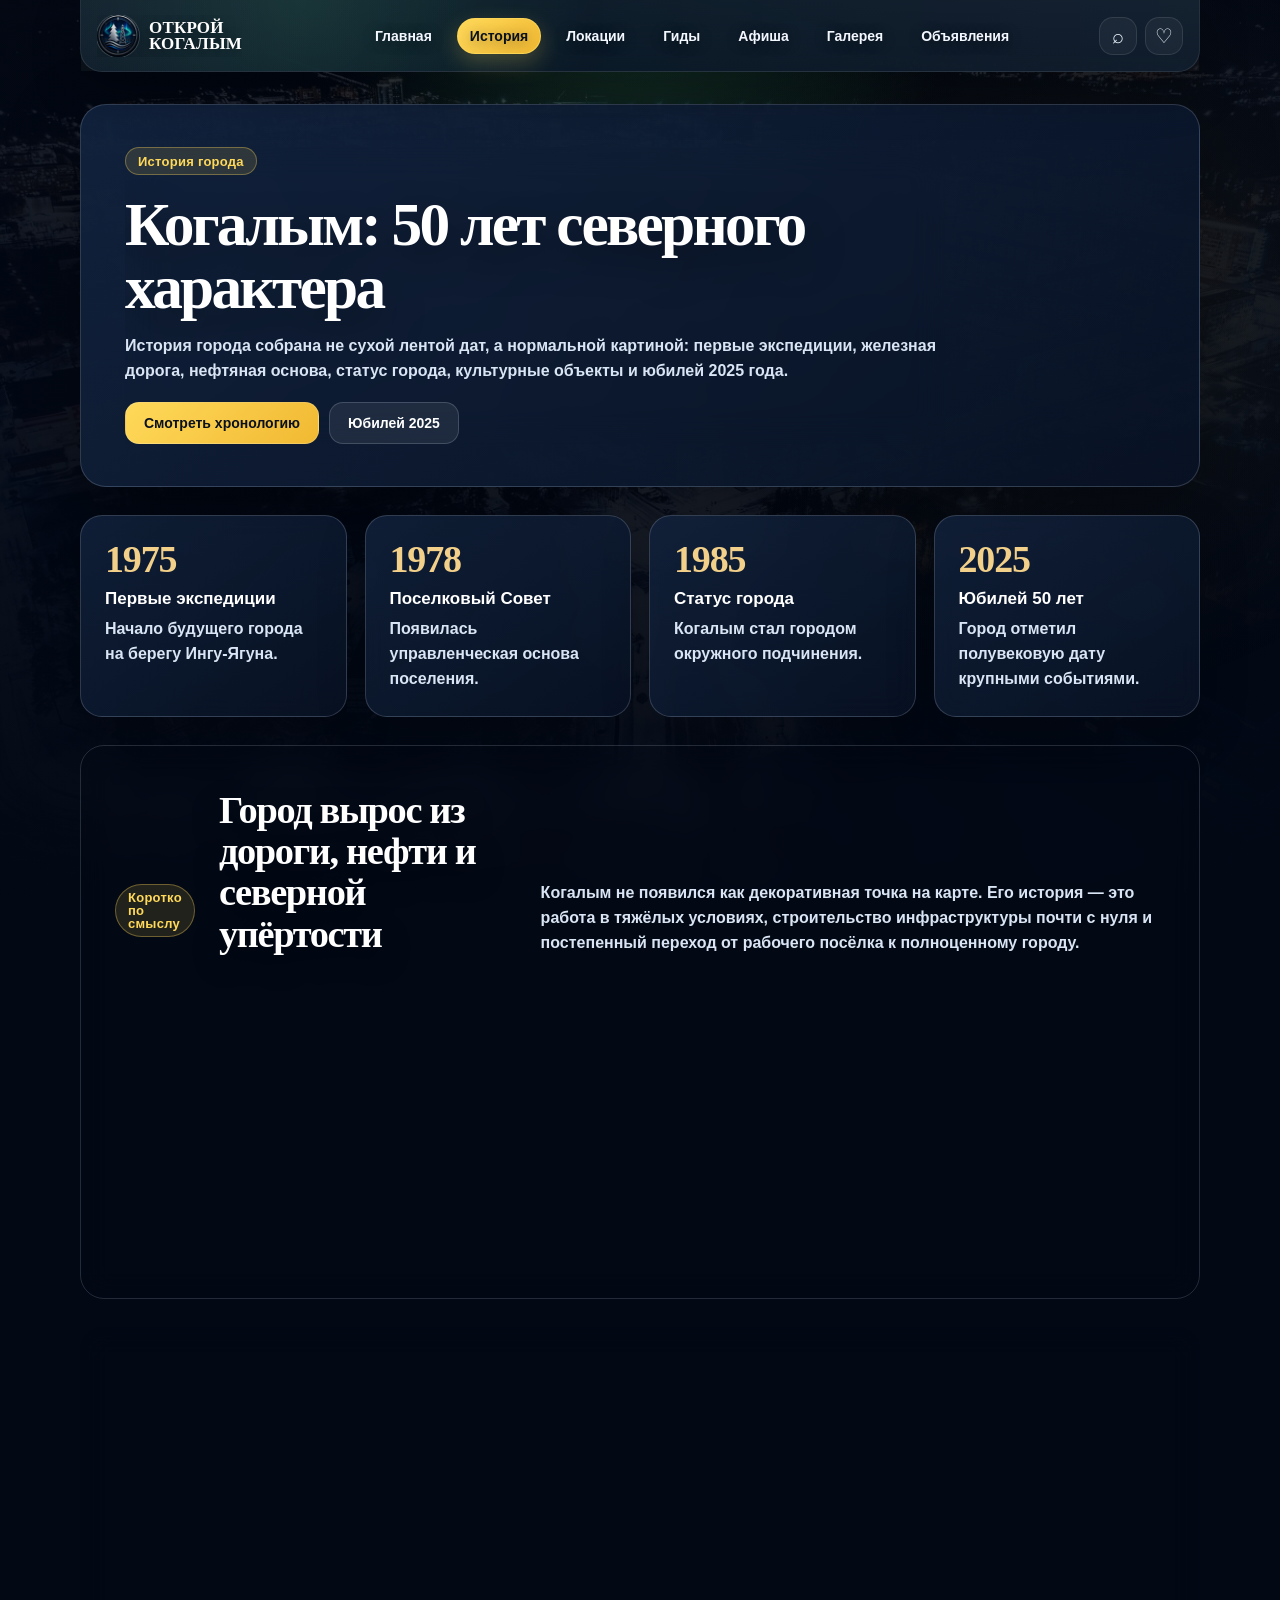
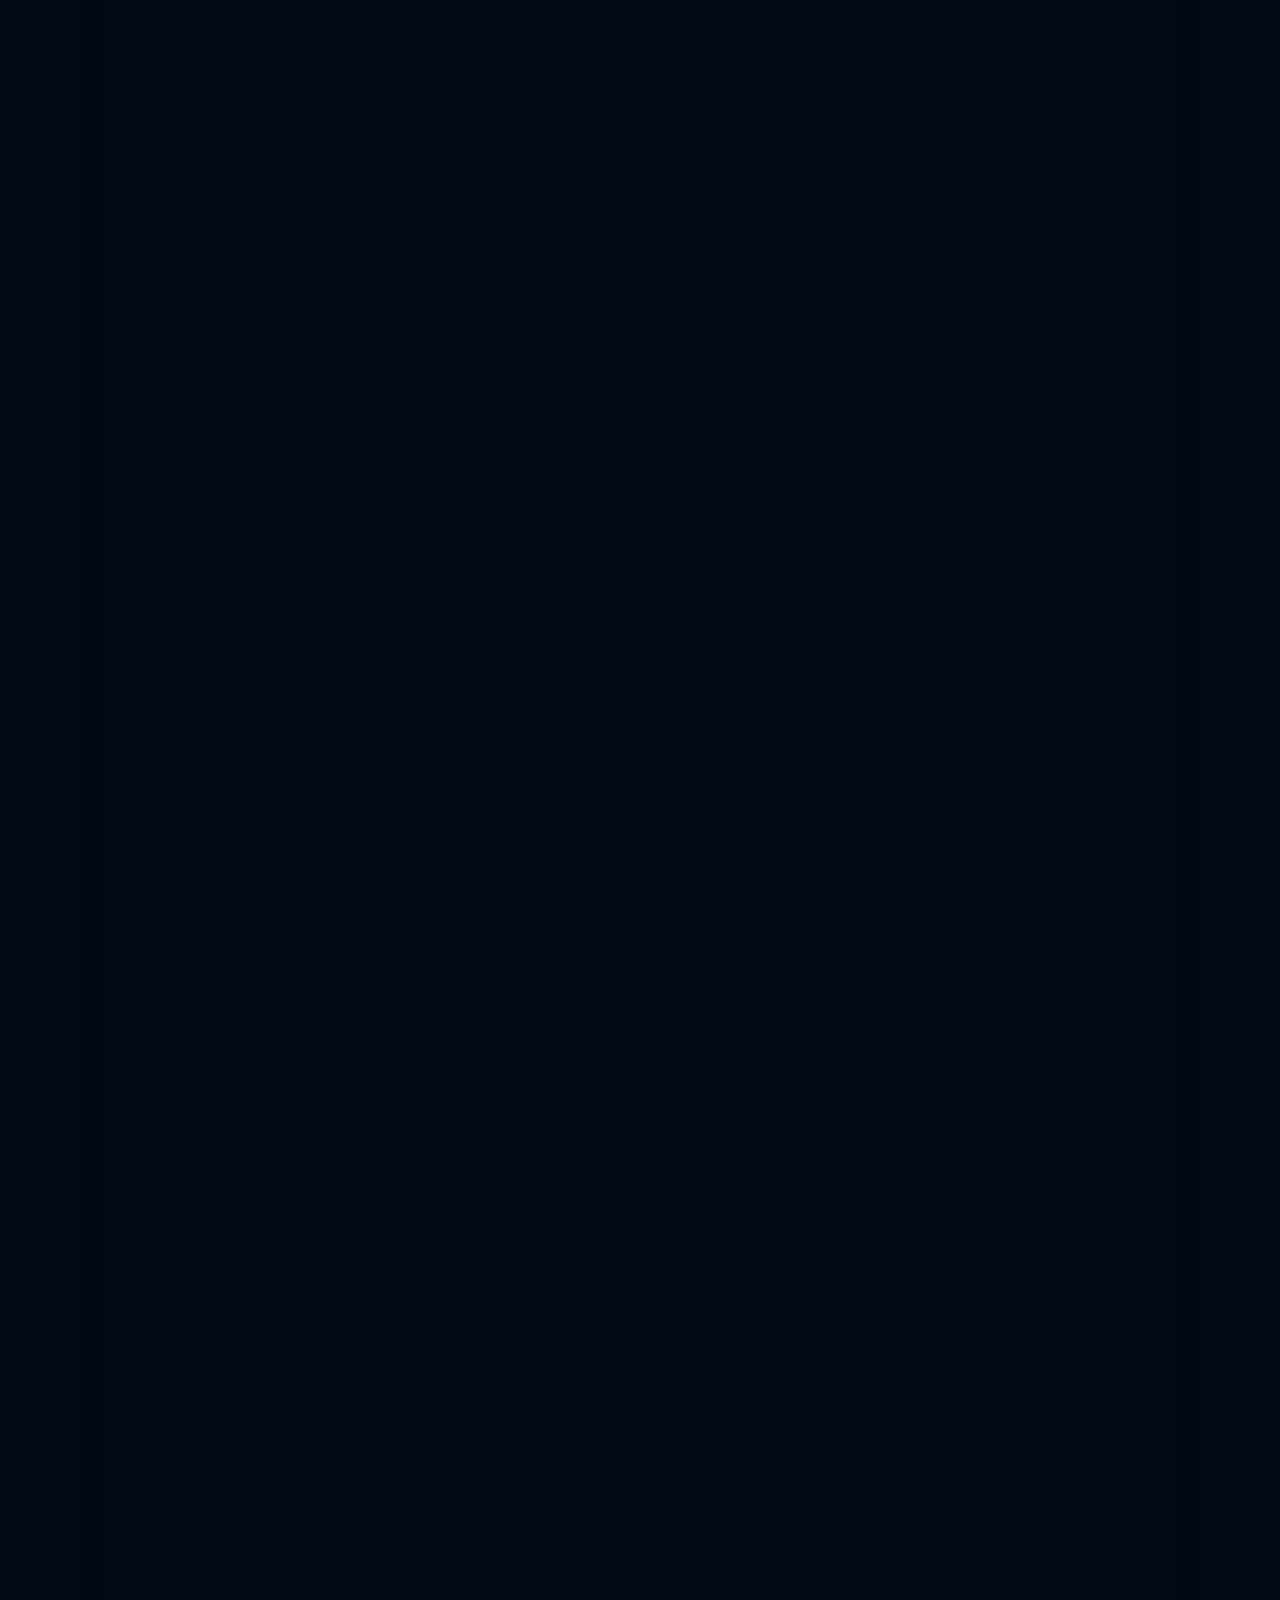
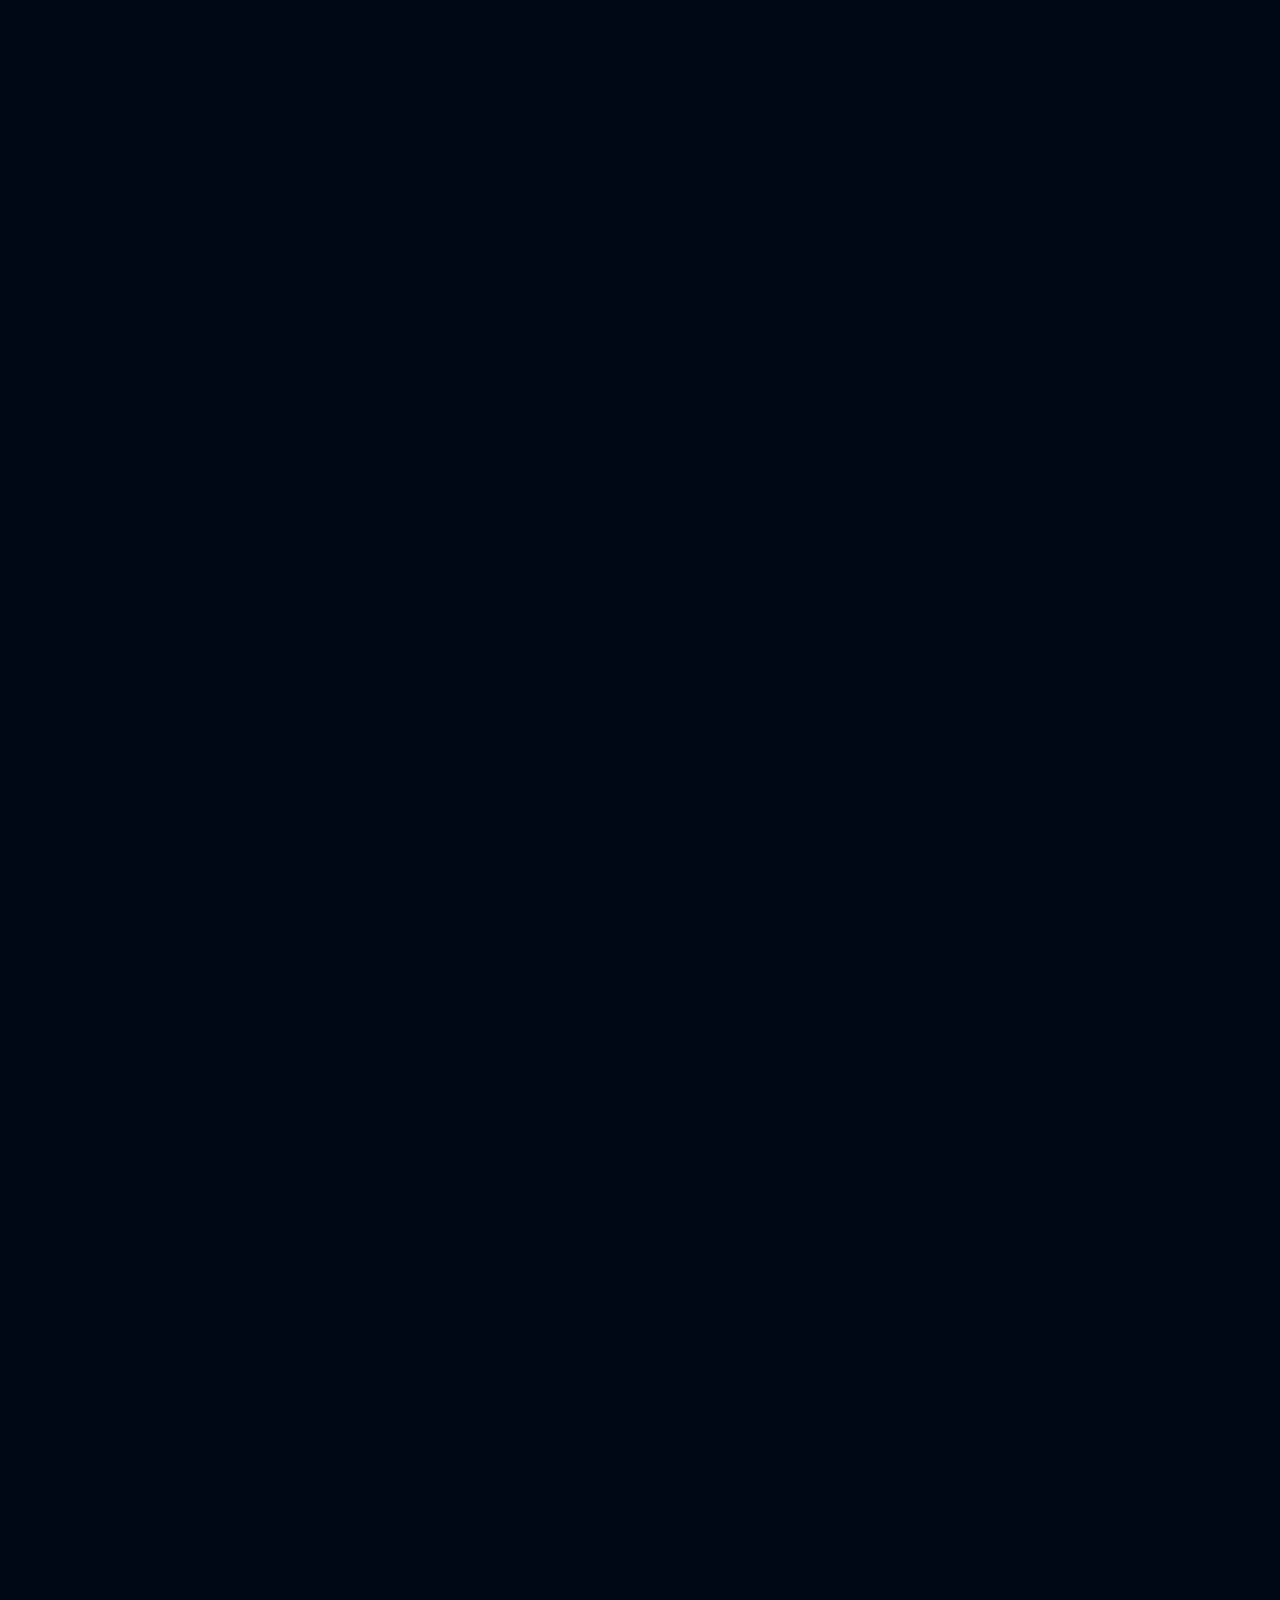
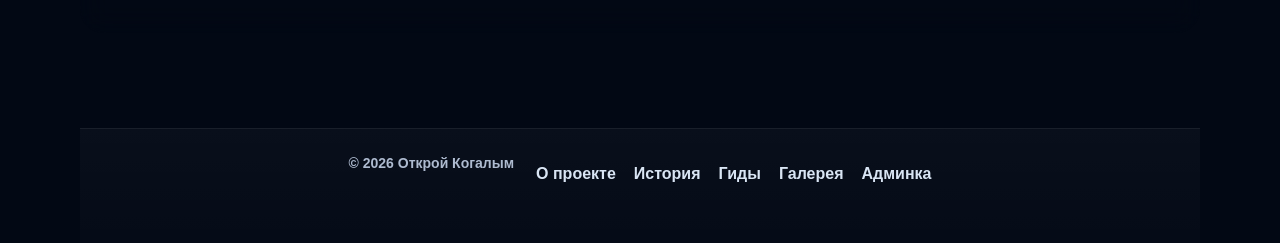
<file: history.html>
<!DOCTYPE html>

<html lang="ru">
<head>
<meta charset="utf-8"/>
<meta content="no-cache, no-store, must-revalidate" http-equiv="Cache-Control"/>
<meta content="no-cache" http-equiv="Pragma"/>
<meta content="0" http-equiv="Expires"/>
<meta content="width=device-width, initial-scale=1.0" name="viewport"/>
<title>История Когалыма — Открой Когалым</title>
<meta content="История Когалыма: основание, нефтяное развитие, статус города, культурные объекты и юбилей 50 лет." name="description"/>
<link href="style.v7-hard.css?v=site_20260616_v66_unified_final" rel="stylesheet"/>

<link href="repair-v66.css?v=site_20260616_v66_unified_final" rel="stylesheet">
</link></head>
<body>
<header class="header">
<a aria-label="Открой Когалым" class="brand" href="index.html">
<img alt="Открой Когалым" src="images/logo.png"/>
<span>ОТКРОЙ<br/>КОГАЛЫМ</span>
</a>
<nav>
<a href="index.html">Главная</a>
<a class="active" href="history.html">История</a>
<a href="places.html">Локации</a>
<a href="routes.html">Гиды</a>
<a href="events.html">Афиша</a>
<a href="gallery.html">Галерея</a>
<a href="announcements.html">Объявления</a>
</nav>
<div class="right-head">
<span class="icon">⌕</span>
<span class="icon">♡</span>
</div>
</header>
<main class="history-v58">
<section class="history-v58-hero">
<div class="history-v58-hero__text">
<span class="section-kicker">История города</span>
<h1>Когалым: 50 лет северного характера</h1>
<p>История города собрана не сухой лентой дат, а нормальной картиной: первые экспедиции, железная дорога, нефтяная основа, статус города, культурные объекты и юбилей 2025 года.</p>
<div class="history-v58-actions">
<a class="btn gold" href="#timeline">Смотреть хронологию</a>
<a class="btn dark" href="#jubilee">Юбилей 2025</a>
</div>
</div>
<div class="history-v58-hero__photo">
<img alt="Набережная реки Ингу-Ягун в Когалыме" src="images/places-v7/23-23-naberezhnaya-reki-ingu-yagun-6c998331-v7-8d6ebba43d.jpg"/>
<div>
<b>1975—2025</b>
<span>Полвека развития города</span>
</div>
</div>
</section>
<section aria-label="Ключевые даты Когалыма" class="history-v58-facts">
<article>
<b>1975</b>
<span>Первые экспедиции</span>
<p>Начало будущего города на берегу Ингу-Ягуна.</p>
</article>
<article>
<b>1978</b>
<span>Поселковый Совет</span>
<p>Появилась управленческая основа поселения.</p>
</article>
<article>
<b>1985</b>
<span>Статус города</span>
<p>Когалым стал городом окружного подчинения.</p>
</article>
<article>
<b>2025</b>
<span>Юбилей 50 лет</span>
<p>Город отметил полувековую дату крупными событиями.</p>
</article>
</section>
<section class="history-v58-story">
<div class="history-v58-section-head">
<span class="section-kicker">Коротко по смыслу</span>
<h2>Город вырос из дороги, нефти и северной упёртости</h2>
<p>Когалым не появился как декоративная точка на карте. Его история — это работа в тяжёлых условиях, строительство инфраструктуры почти с нуля и постепенный переход от рабочего посёлка к полноценному городу.</p>
</div>
<div class="history-v58-story-grid">
<article>
<span>01</span>
<h3>Ингу-Ягун</h3>
<p>Летом 1975 года геологи и гидрологи вышли к территории будущего города. Эта точка стала началом будущего Когалыма.</p>
</article>
<article>
<span>02</span>
<h3>Железная дорога</h3>
<p>Строительство участка Сургут — Новый Уренгой дало поселению реальный импульс: люди, техника, связь и первые дома.</p>
</article>
<article>
<span>03</span>
<h3>Нефтяная основа</h3>
<p>Повховское месторождение и нефтедобыча закрепили за городом его главный промышленный характер.</p>
</article>
</div>
</section>
<section class="history-v58-timeline" id="timeline">
<div class="history-v58-section-head">
<span class="section-kicker">Хронология</span>
<h2>Главные вехи Когалыма</h2>
<p>Оставлены только события, которые реально помогают понять, как менялся город.</p>
</div>
<div class="history-v58-line">
<article>
<time>1975</time>
<div>
<h3>Начало будущего города</h3>
<p>Экспедиция геологов и гидрологов вышла на территорию будущего Когалыма. Первое поселение появилось на берегу Ингу-Ягуна.</p>
</div>
</article>
<article>
<time>1976</time>
<div>
<h3>Официальное имя посёлка</h3>
<p>Населённому пункту присвоили название «посёлок Когалымский». В этот период появляются первые бытовые и жилые объекты.</p>
</div>
</article>
<article>
<time>1978</time>
<div>
<h3>Поселковый Совет</h3>
<p>Образован Когалымский поселковый Совет. Поселение получает административную основу и начинает развиваться системнее.</p>
</div>
</article>
<article>
<time>1980</time>
<div>
<h3>Курс на строительство города</h3>
<p>Вышло постановление о строительстве городов Когалыма и Лангепаса в Западной Сибири. Это закрепило будущий масштаб развития.</p>
</div>
</article>
<article>
<time>1985</time>
<div>
<h3>Когалым стал городом</h3>
<p>15 августа посёлку присвоили статус города окружного подчинения. Это ключевая административная точка в истории Когалыма.</p>
</div>
</article>
<article>
<time>1986</time>
<div>
<h3>Связь, пресса и музыка</h3>
<p>Появились городской узел связи, первый номер газеты «Когалымский рабочий» и детская музыкальная школа.</p>
</div>
</article>
<article>
<time>1990</time>
<div>
<h3>Культурная среда</h3>
<p>Открылся дом культуры «Сибирь», вышел первый номер газеты «Нефтяник Когалыма». Город получает собственный общественный ритм.</p>
</div>
</article>
<article>
<time>2015</time>
<div>
<h3>Память и городские символы</h3>
<p>Открылся мемориальный комплекс «Парк Победы» и композиция «Время Когалыма» — объекты, которые работают на городскую идентичность.</p>
</div>
</article>
<article>
<time>2019</time>
<div>
<h3>Малый театр</h3>
<p>В Когалыме открылась сцена Государственного академического Малого театра России — сильный культурный объект для северного города.</p>
</div>
</article>
<article>
<time>2020</time>
<div>
<h3>КВЦ Русского музея</h3>
<p>На базе Музейно-выставочного центра открылся Культурно-выставочный центр Русского музея.</p>
</div>
</article>
<article>
<time>2024</time>
<div>
<h3>Инженерное образование</h3>
<p>Открылся филиал Пермского Политеха — новый образовательный вектор для города и нефтегазовой отрасли.</p>
</div>
</article>
<article class="is-featured">
<time>2025</time>
<div>
<h3>50-летие Когалыма</h3>
<p>Юбилейный год объединил праздничную программу, обновление общественных пространств и новые городские объекты.</p>
</div>
</article>
</div>
</section>
<section class="history-v58-jubilee" id="jubilee">
<div class="history-v58-jubilee__photo">
<img alt="Парк в Когалыме" src="images/places-v7/24-28-park-pervoprokhodtsev-7599f17d-v7-9a46019c2e.jpg"/>
</div>
<div class="history-v58-jubilee__text">
<span class="section-kicker">Юбилей 2025</span>
<h2>50 лет — не просто дата</h2>
<p>Юбилей сделал историю города видимой: появились новые общественные пространства, усилилась спортивная и туристическая инфраструктура, а сама дата стала поводом показать Когалым не только как нефтяной город, но и как место для жизни.</p>
<div class="history-v58-tags">
<span>Парк 50-летия</span>
<span>Когалым ФЕСТ</span>
<span>Новые объекты</span>
<span>Городская среда</span>
</div>
</div>
</section>
<section class="history-v58-symbols">
<div class="history-v58-section-head">
<span class="section-kicker">Символы</span>
<h2>История читается в городских местах</h2>
</div>
<div class="history-v58-symbol-grid">
<a href="places.html" style="background-image:url('images/places-v7/20-41-stela-plamya-195d4781-v7-7255bd0312.jpg')">
<span>Символ</span>
<h3>Стела «Пламя»</h3>
</a>
<a href="places.html" style="background-image:url('images/places-v7/15-31-pokoritelyam-zapadnoy-sibiri-0088b2a4-v7-7f79ff9af4.jpg')">
<span>Память</span>
<h3>Покорителям Западной Сибири</h3>
</a>
<a href="places.html" style="background-image:url('images/places-v7/01-03-arkhitekturnaya-kompozitsiya-vremya-kogalyma-3df47bdf-v7-4ce0f02be0.jpg')">
<span>Время</span>
<h3>«Время Когалыма»</h3>
</a>
<a href="places.html" style="background-image:url('images/places-v7/35-32-russkiy-muzey-9e4059cf-v7-f06a79c8c5.jpg')">
<span>Культура</span>
<h3>КВЦ Русского музея</h3>
</a>
</div>
</section>
<section class="history-v58-sources">
<h2>Источники</h2>
<p>Материал собран по официальным страницам администрации Когалыма, календарю памятных дат, материалам Малого театра, Русского музея и публикациям о юбилейных объектах.</p>
<div>
<a href="https://admkogalym.ru/city/about/" rel="noopener" target="_blank">Администрация: о городе</a>
<a href="https://admkogalym.ru/city/dates/" rel="noopener" target="_blank">Памятные даты</a>
<a href="https://admkogalym.ru/city/yubileynye-daty.php" rel="noopener" target="_blank">Юбилейные даты</a>
<a href="https://xn--50-6kcl8aihm4j.xn--p1ai/" rel="noopener" target="_blank">50 лет Когалыму</a>
<a href="https://informugra.ru/news/komfortnaya_gorodskaya_sreda/k-50-letiyu-kogalyma-priurochili-otkrytie-srazu-neskolkikh-znakovykh-obektov-goroda/" rel="noopener" target="_blank">Юбилейные объекты</a>
<a href="https://www.maly.ru/kogalym" rel="noopener" target="_blank">Малый театр в Когалыме</a>
<a href="https://rusmuseumpro.ru/kvc_kogalym" rel="noopener" target="_blank">КВЦ Русского музея</a>
</div>
</section>
</main>
<footer>
<span>© 2026 Открой Когалым</span>
<nav class="footer-links">
<a href="about.html">О проекте</a>
<a href="history.html">История</a>
<a href="routes.html">Гиды</a>
<a href="gallery.html">Галерея</a>
<a href="admin.html">Админка</a>
</nav>
</footer>
</body>
</html>
</file>
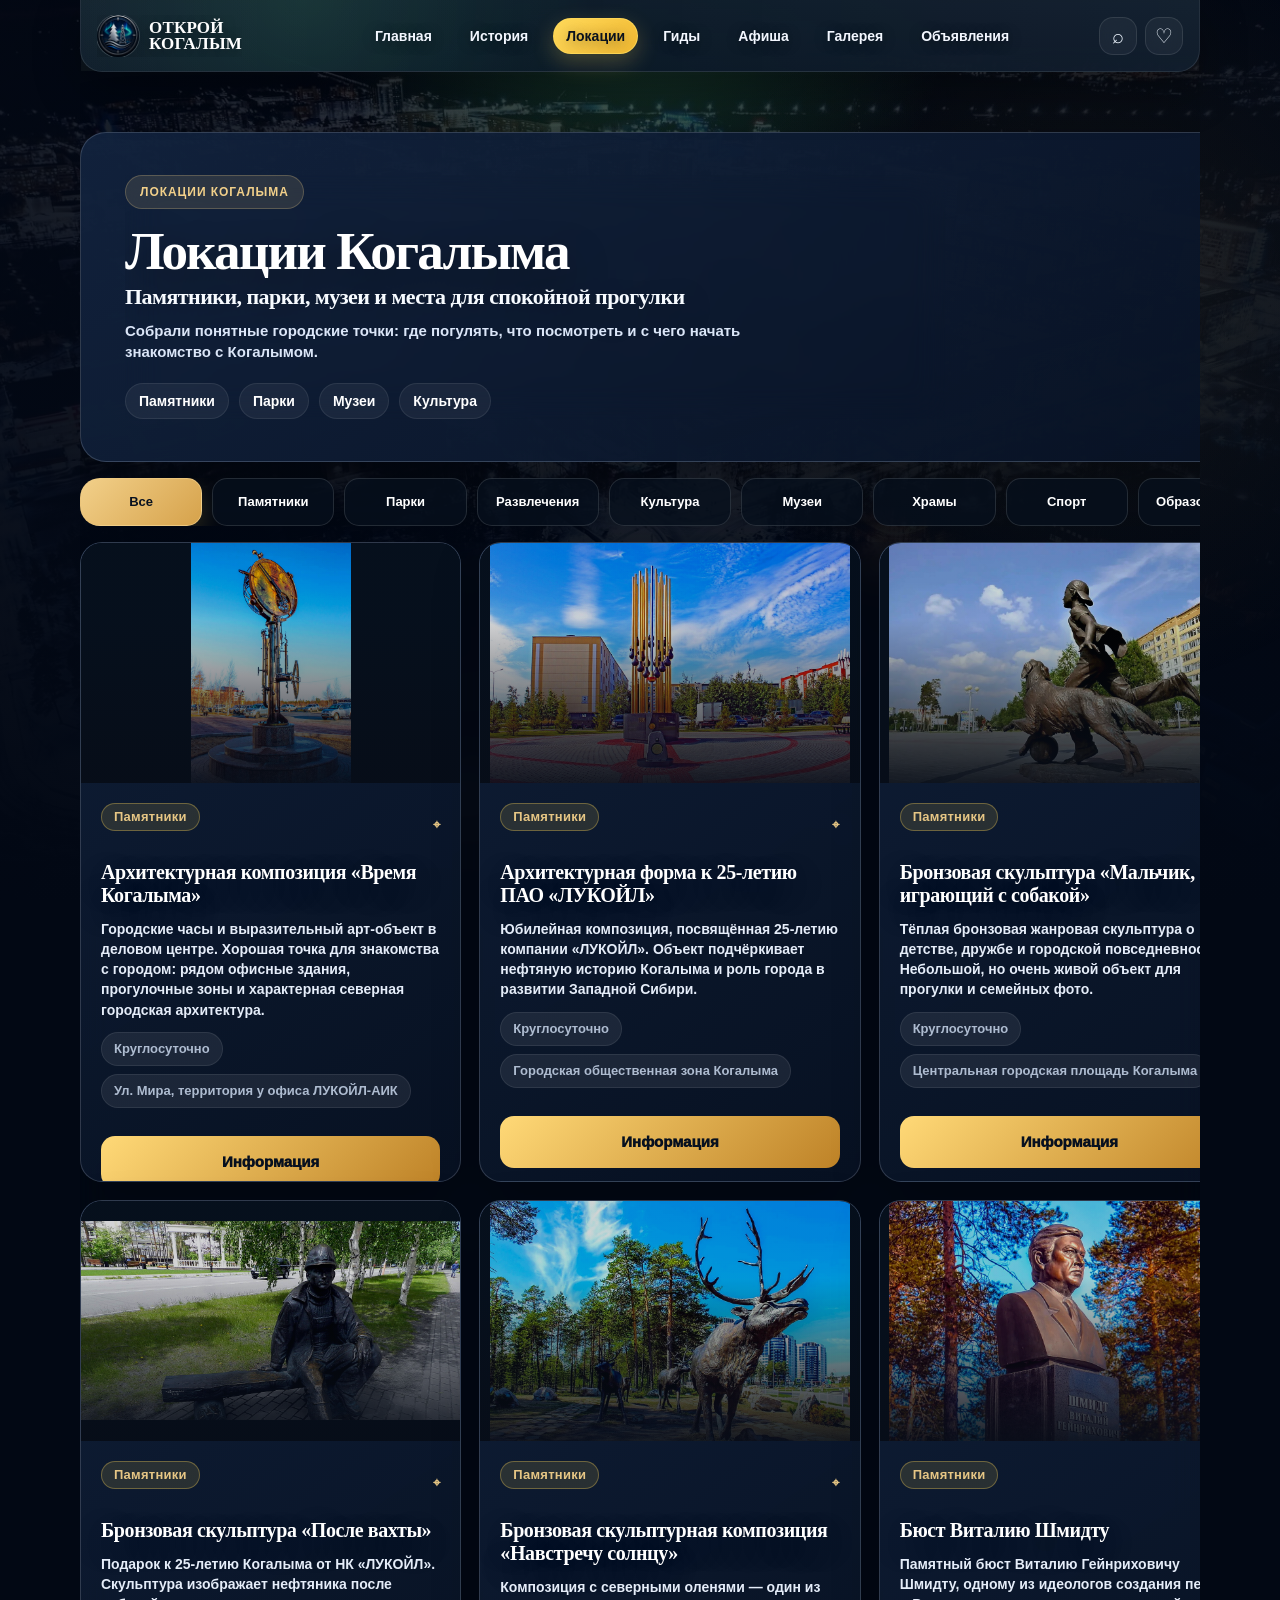
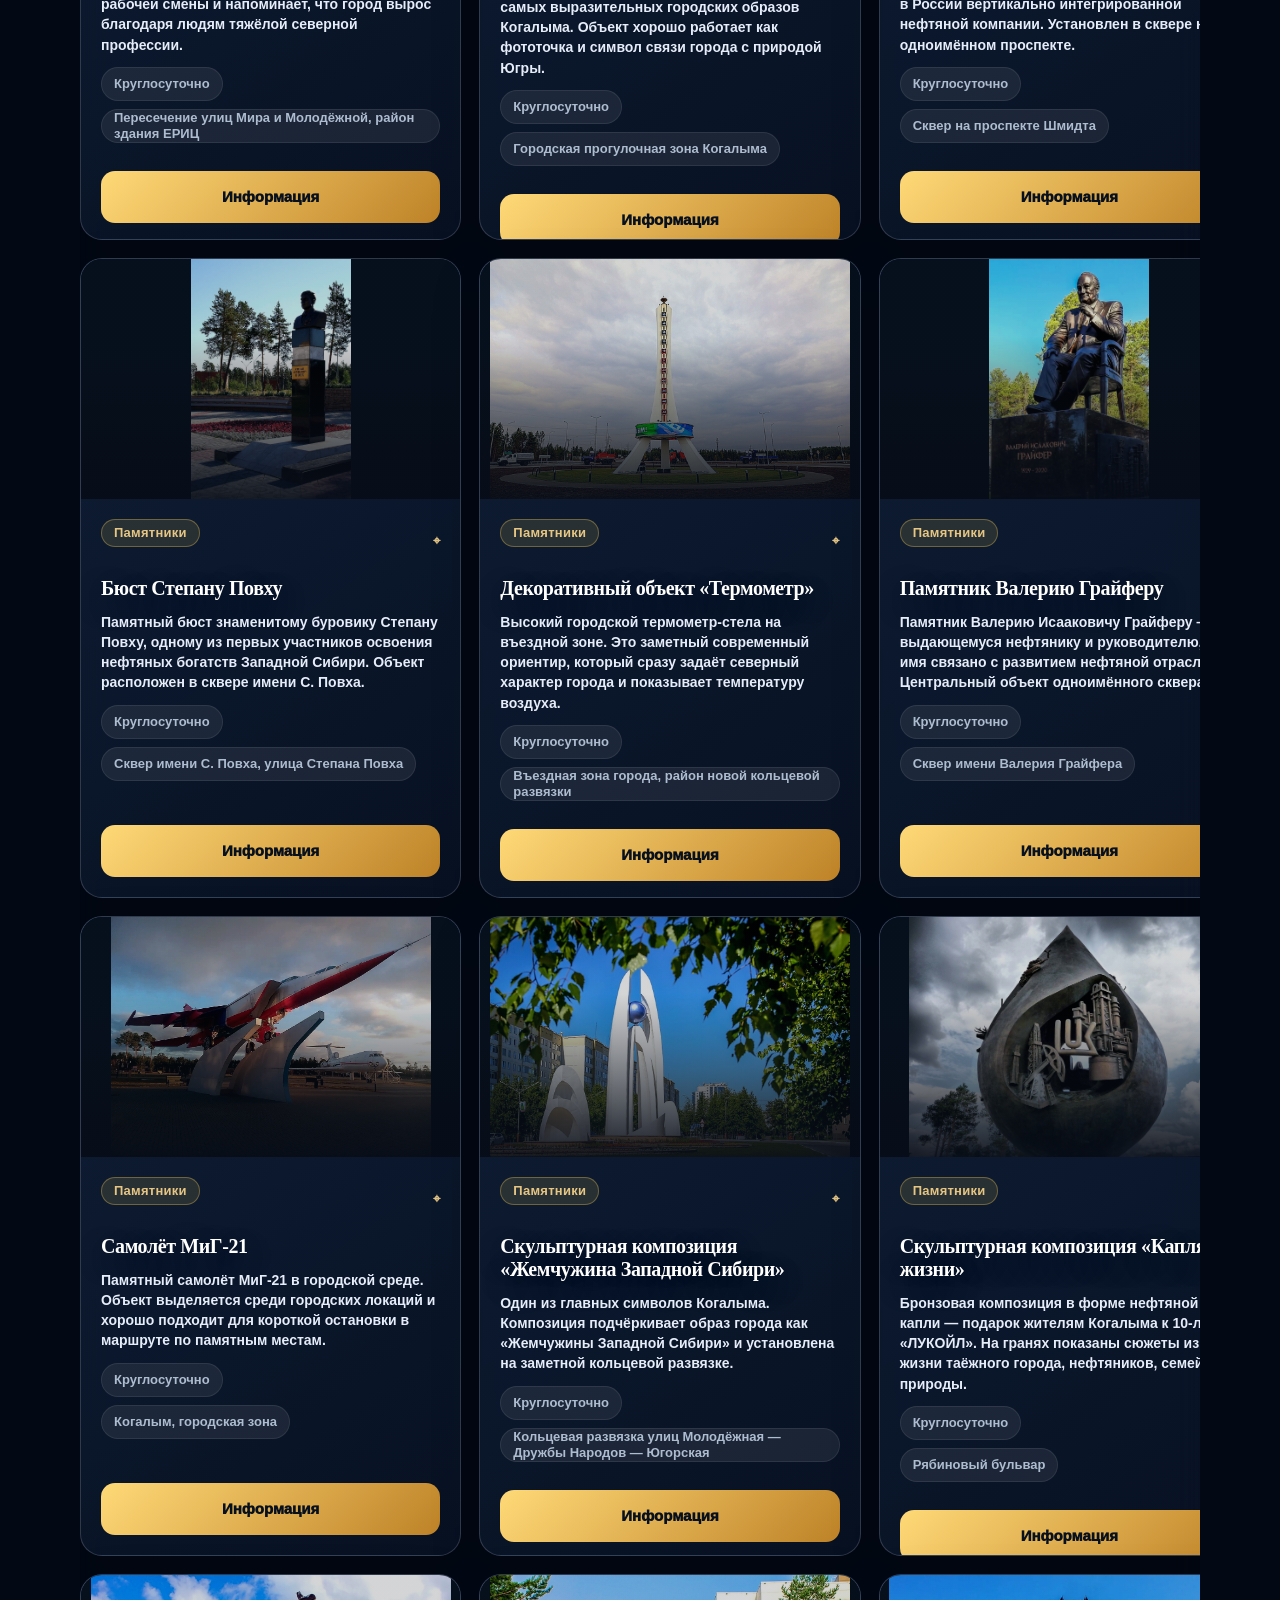
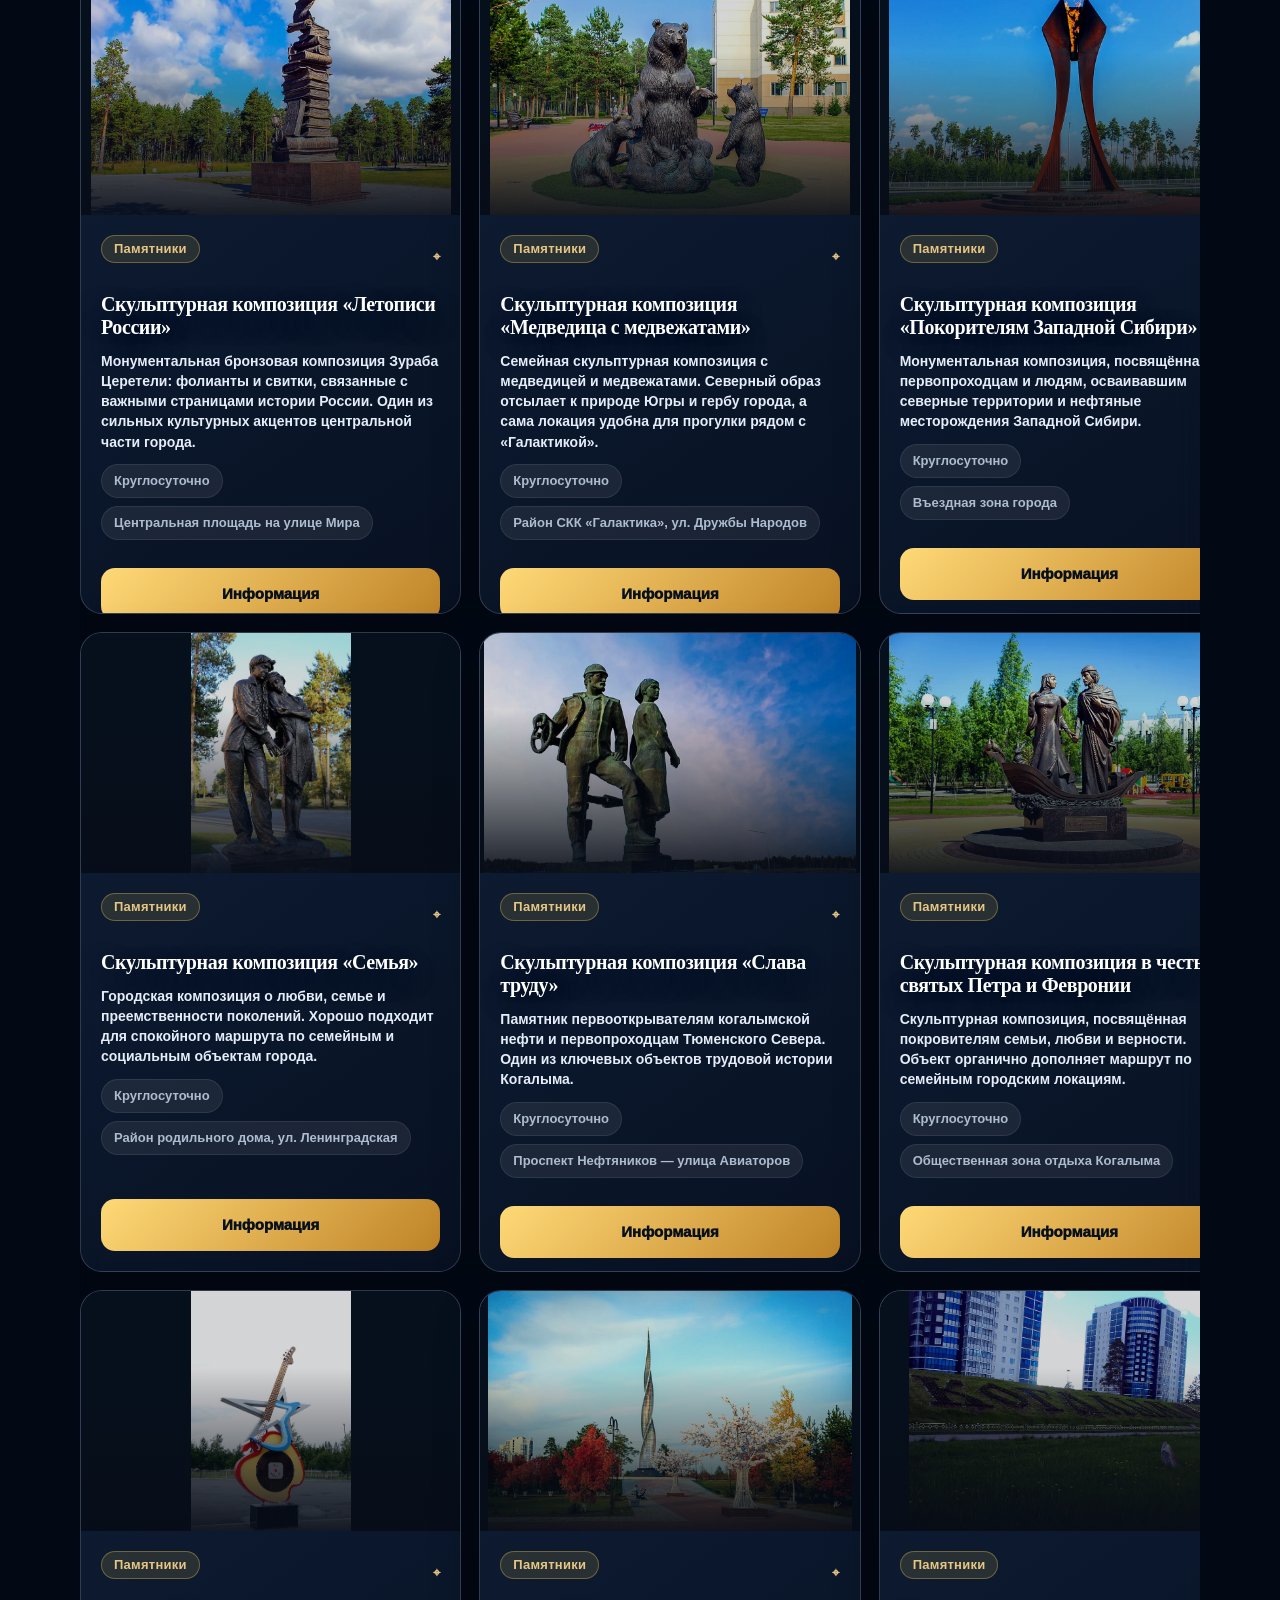
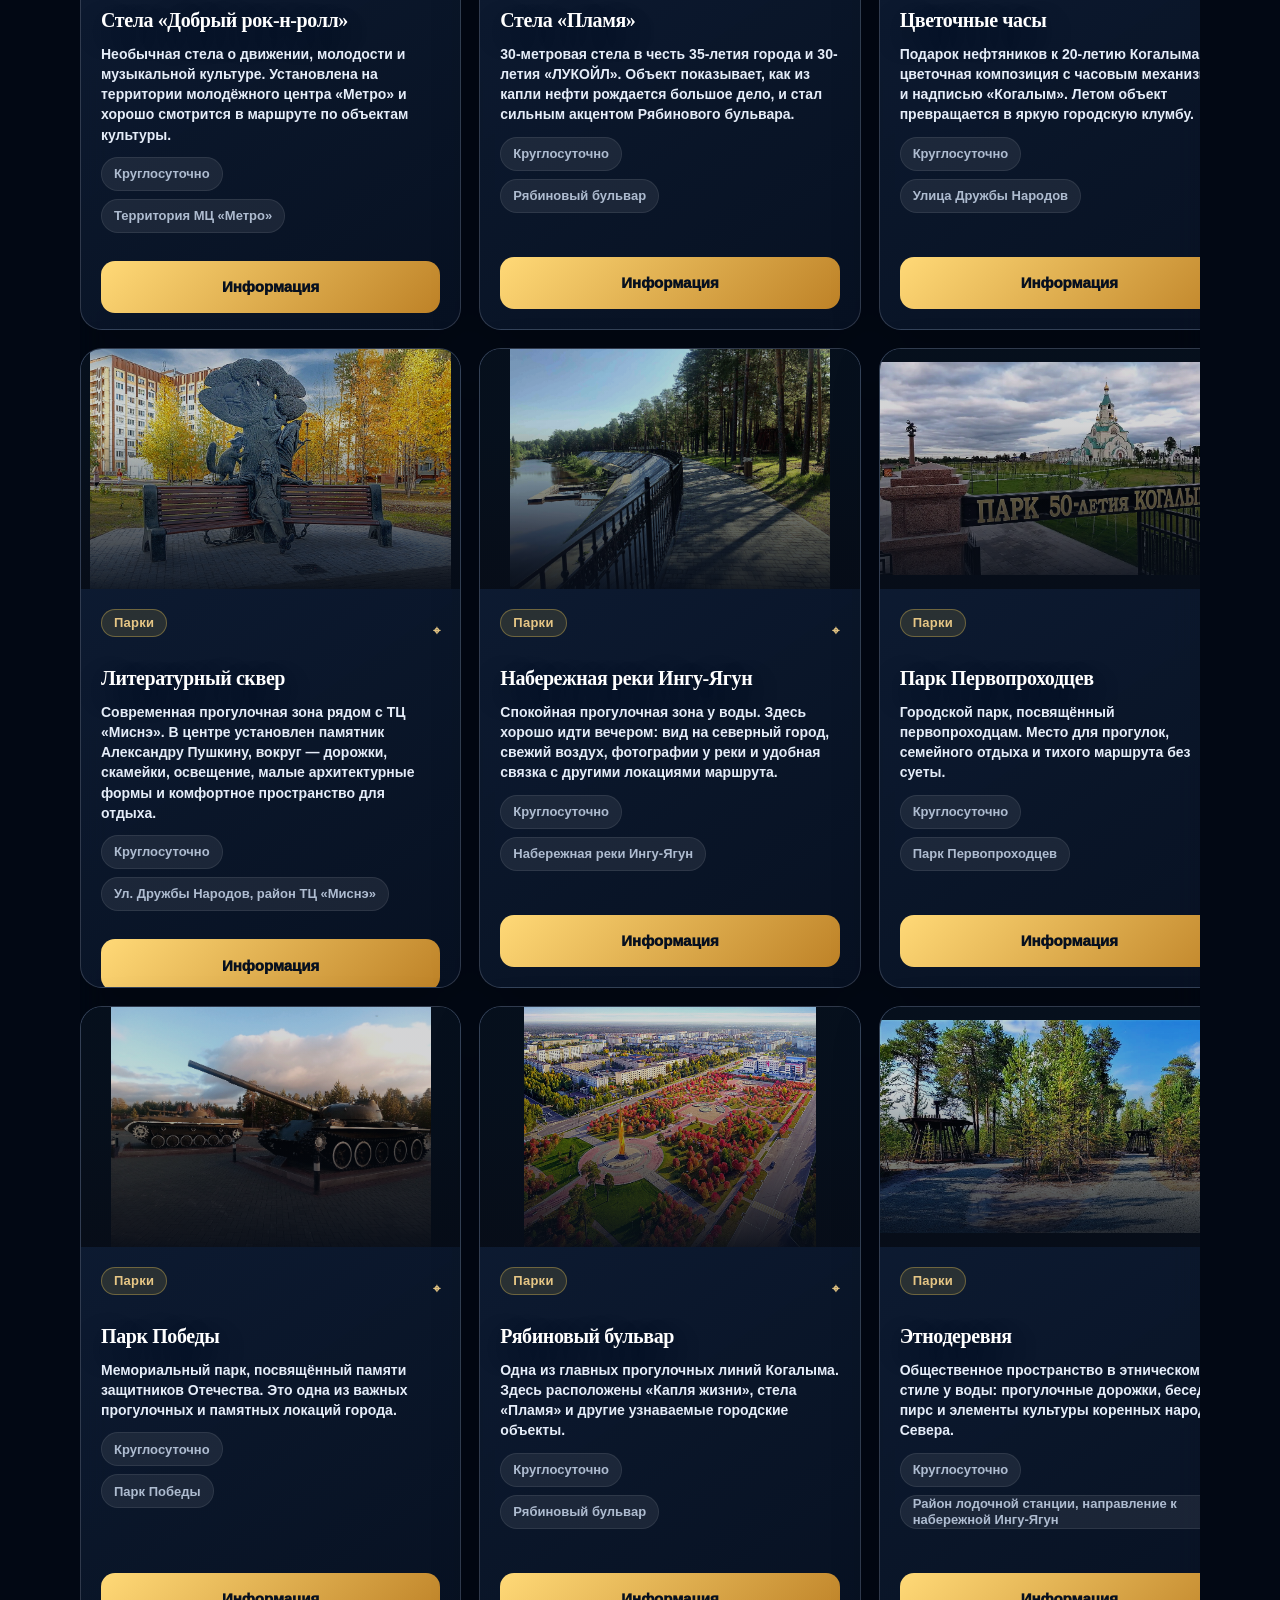
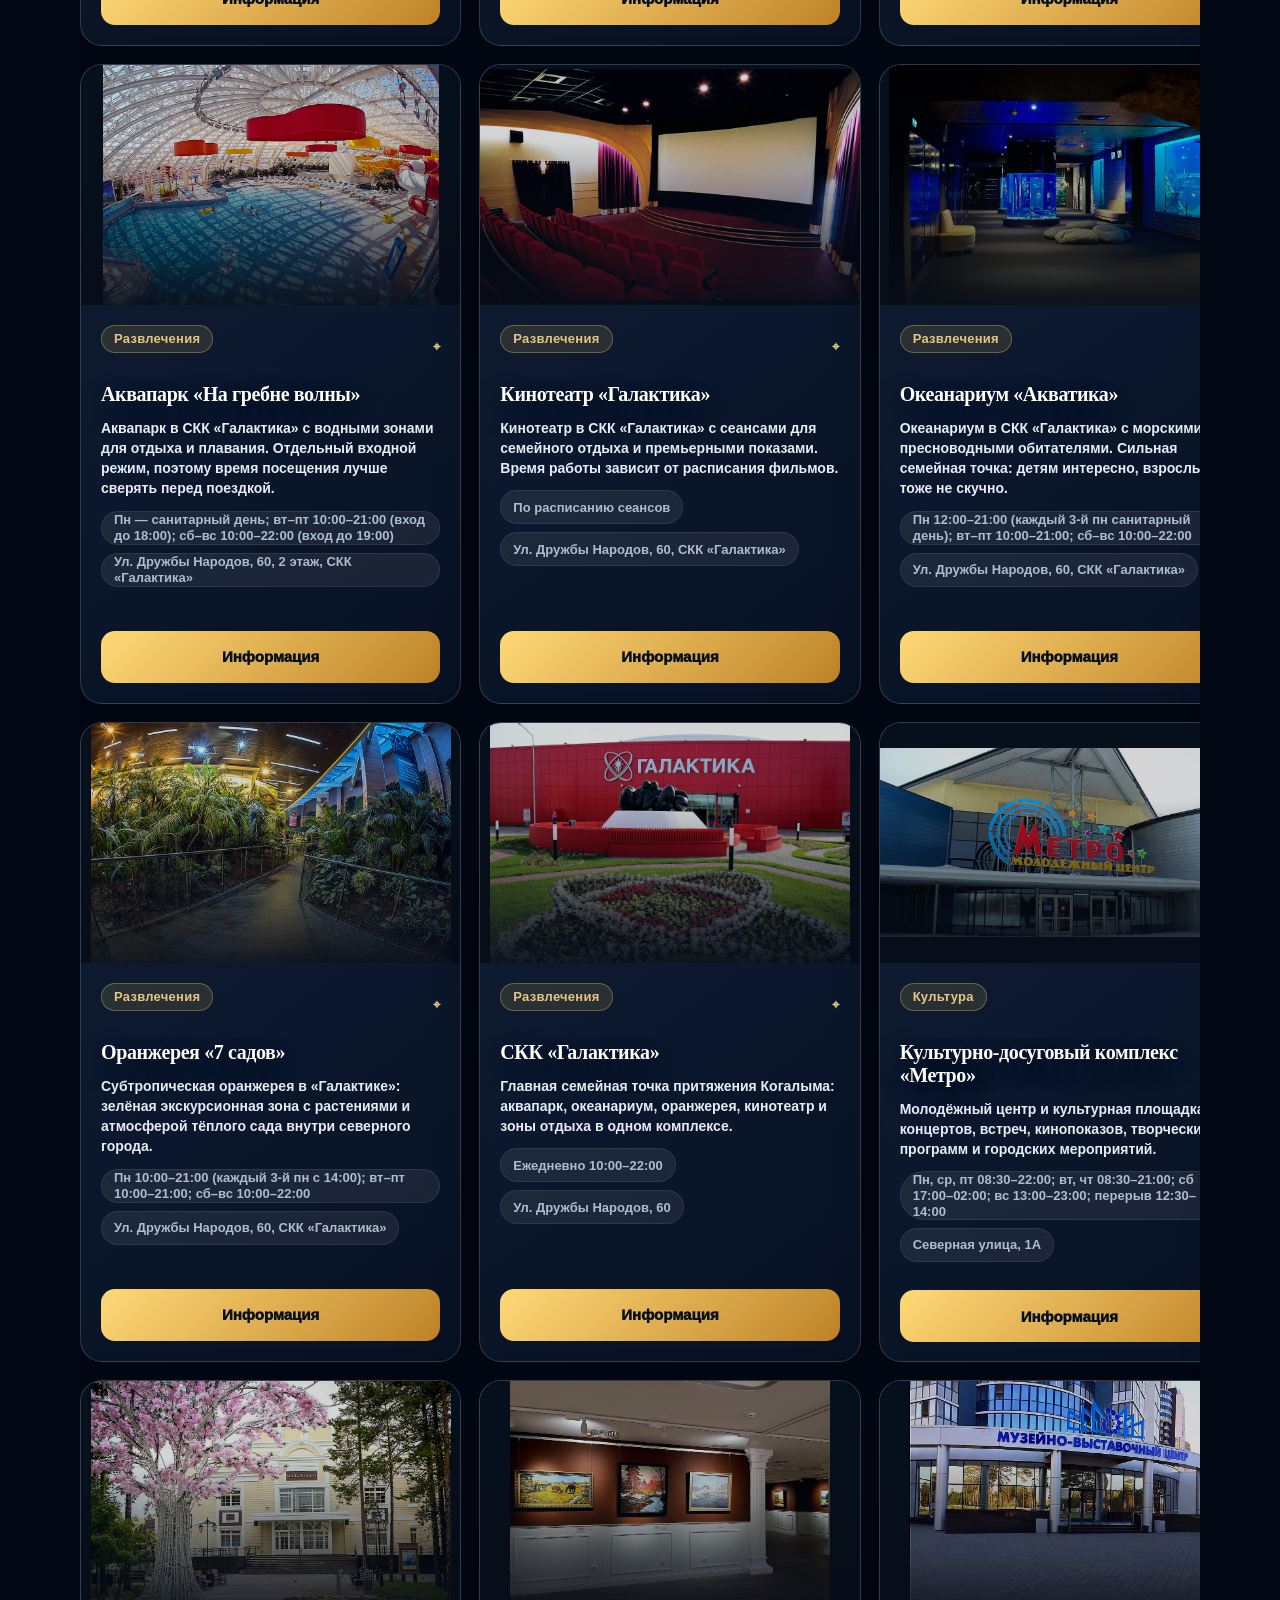
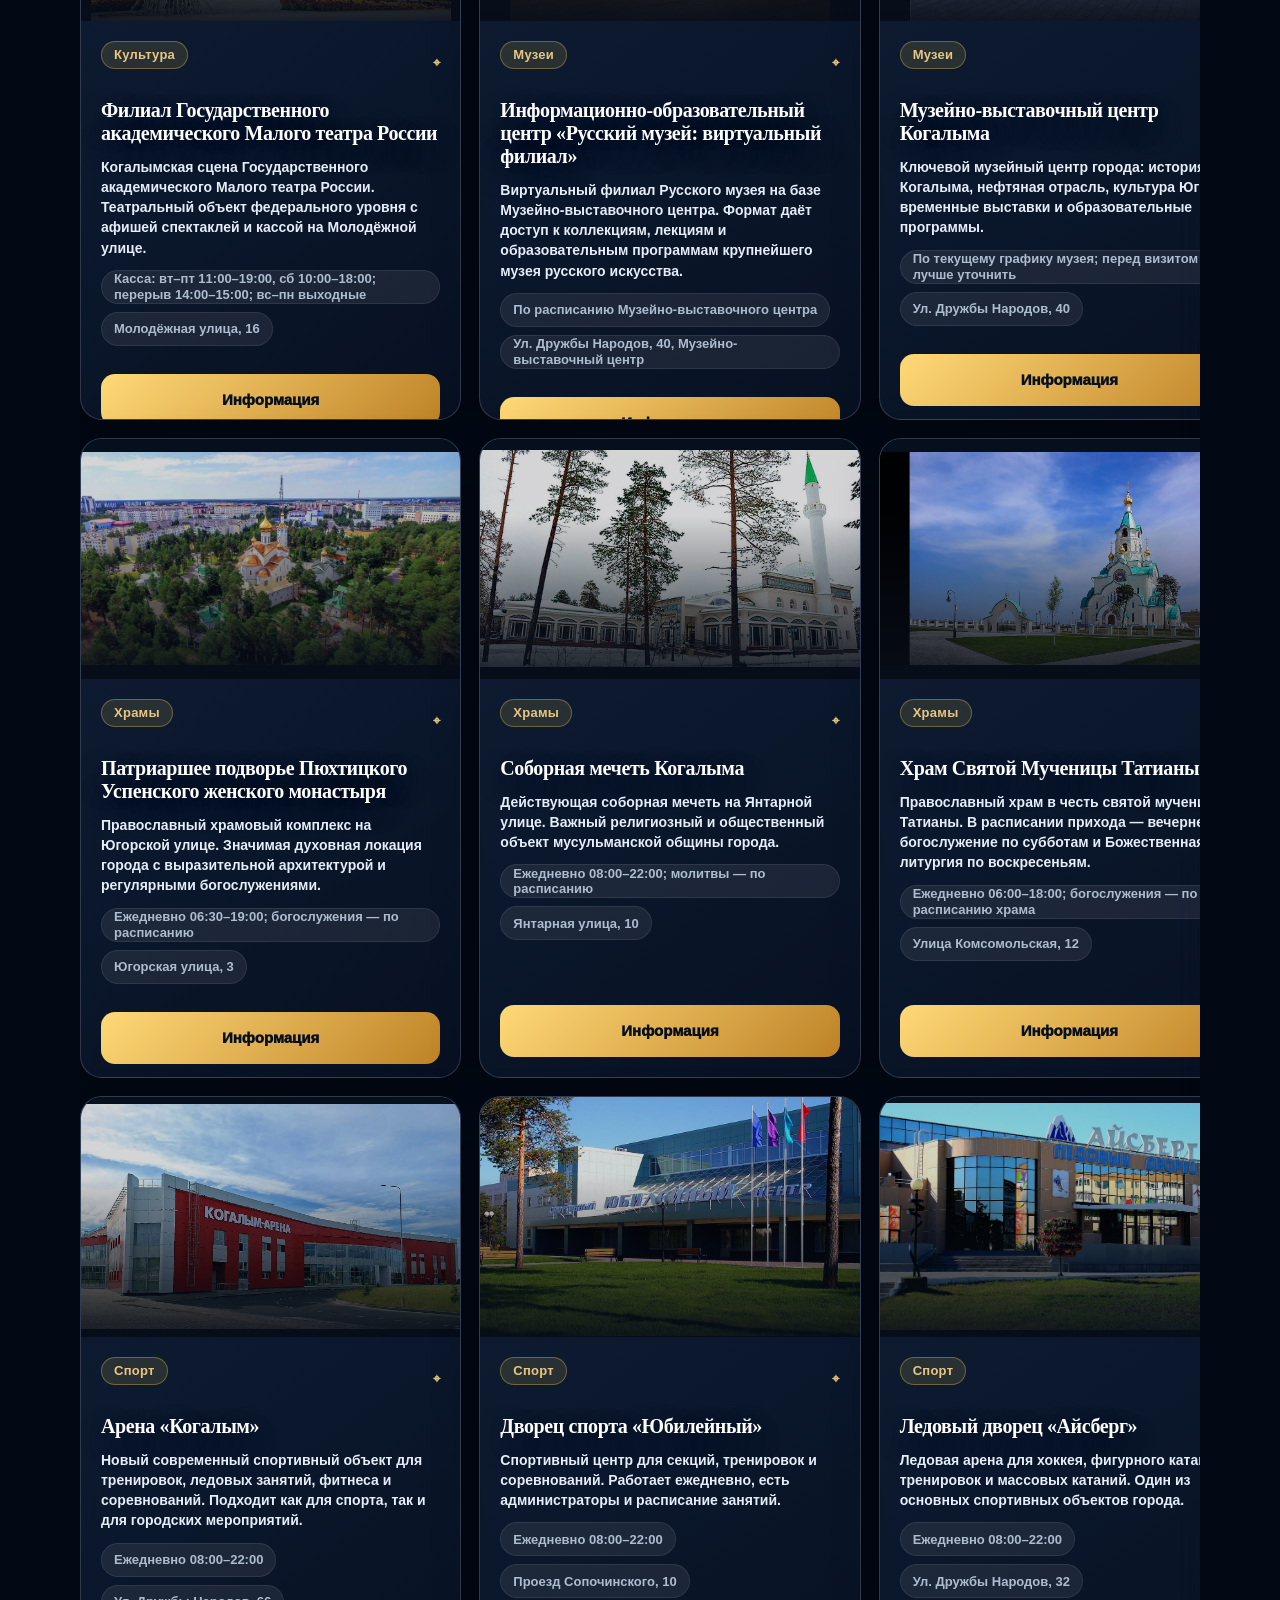
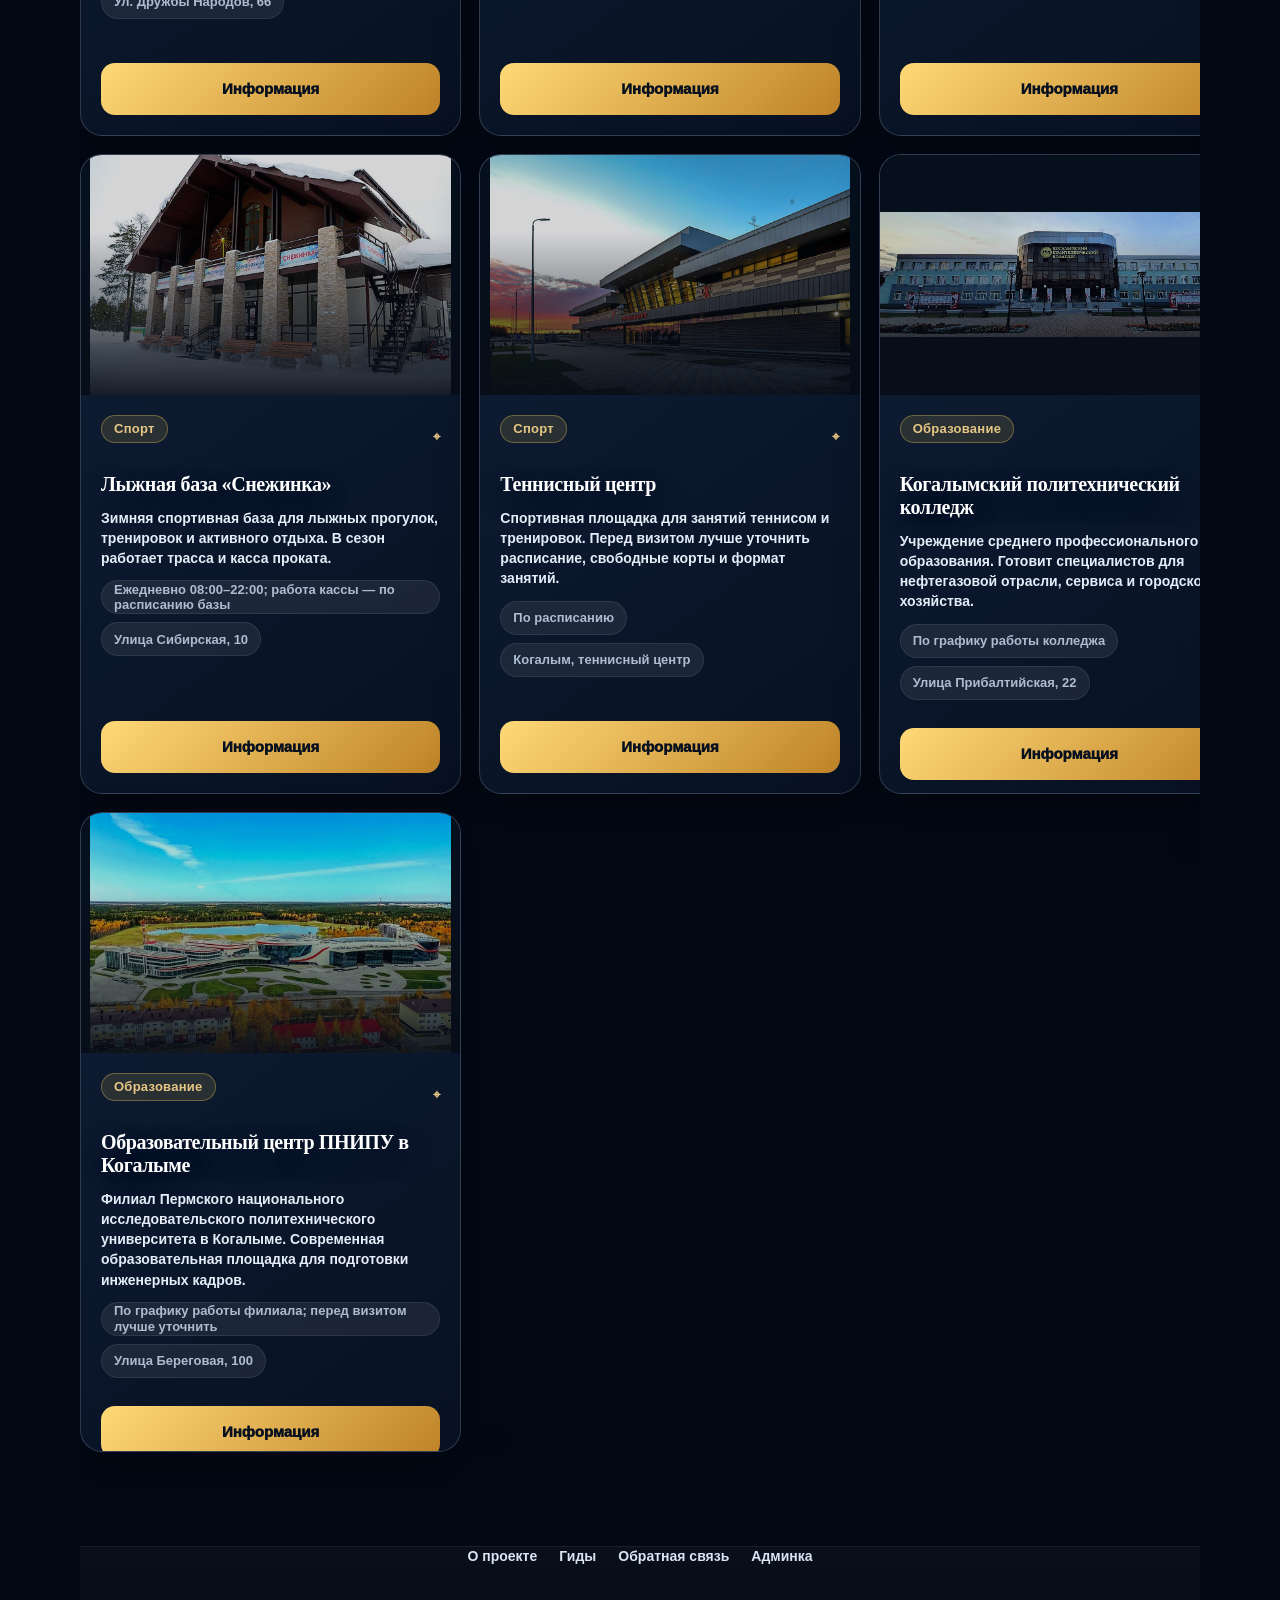
<file: places.html>
<!DOCTYPE html>

<html lang="ru">
<head>
<meta charset="utf-8"/>
<meta content="no-cache, no-store, must-revalidate" http-equiv="Cache-Control"/>
<meta content="no-cache" http-equiv="Pragma"/>
<meta content="0" http-equiv="Expires"/>
<meta content="width=device-width, initial-scale=1.0" name="viewport"/>
<title>Что посмотреть в Когалыме — Открой Когалым</title>
<meta content="Городской путеводитель по Когалыму: памятники, парки, культура, музеи, храмы, спорт, образование, адреса и карта." name="description"/>
<link href="style.v7-hard.css?v=site_20260616_v66_unified_final" rel="stylesheet"/>
<style>
/* ===== V18 LOCATION INFO BUTTON ALIGNMENT INLINE ===== */
.places-grid,
.places-cards,
.catalog-grid{align-items:stretch!important;}
.place-card.catalog-card{
  height:100%!important;
  min-height:560px!important;
  display:flex!important;
  flex-direction:column!important;
}
.place-card.catalog-card .place-body{
  display:flex!important;
  flex-direction:column!important;
  flex:1 1 auto!important;
}
.place-card.catalog-card h2{min-height:68px!important;}
.place-card.catalog-card p{min-height:104px!important;}
.place-card.catalog-card .place-meta{
  min-height:92px!important;
  margin-bottom:16px!important;
}
.place-card.catalog-card .card-info-btn.place-info-btn{
  margin-top:auto!important;
  flex:0 0 52px!important;
  height:52px!important;
  min-height:52px!important;
}
@media(max-width:900px){
  .place-card.catalog-card{min-height:0!important;}
  .place-card.catalog-card h2,
  .place-card.catalog-card p,
  .place-card.catalog-card .place-meta{min-height:0!important;}
}
</style>
<style>
/* ===== V19 INFO BUTTON NO CLIP INLINE ===== */
.card-info-btn,
.event-card .card-info-btn.event-info-btn,
.place-card .card-info-btn.place-info-btn,
.routes-v2-card .card-info-btn.route-info-btn{
  display:flex!important;
  align-items:center!important;
  justify-content:center!important;
  width:100%!important;
  min-height:58px!important;
  height:58px!important;
  flex:0 0 58px!important;
  padding:0 18px!important;
  box-sizing:border-box!important;
  overflow:visible!important;
  white-space:normal!important;
  line-height:1.15!important;
  position:relative!important;
  z-index:5!important;
}
.event-card,
.place-card,
.place-card.catalog-card,
.routes-v2-card{overflow:visible!important;}
.event-card .event-body,
.place-card .place-body,
.routes-v2-card .routes-v2-content{
  overflow:visible!important;
  padding-bottom:24px!important;
}
.event-card .event-actions,
.routes-v2-card .routes-v2-actions{
  display:flex!important;
  min-height:58px!important;
  overflow:visible!important;
  margin-top:auto!important;
}
.place-card .card-info-btn.place-info-btn{margin-top:auto!important;}
.event-card .card-info-btn.event-info-btn,
.routes-v2-card .card-info-btn.route-info-btn{margin-top:0!important;}
</style>
<style>
/* ===== V20 FULL WIDTH INFO BUTTONS INLINE ===== */
.event-card .event-actions,
.routes-v2-card .routes-v2-actions{
  display:block!important;
  width:100%!important;
  max-width:none!important;
  min-width:0!important;
  box-sizing:border-box!important;
  margin-top:auto!important;
  padding:14px 0 0!important;
}
.event-card .card-info-btn.event-info-btn,
.place-card .card-info-btn.place-info-btn,
.routes-v2-card .card-info-btn.route-info-btn,
.card-info-btn{
  display:flex!important;
  width:100%!important;
  min-width:100%!important;
  max-width:none!important;
  height:56px!important;
  min-height:56px!important;
  flex:0 0 auto!important;
  align-self:stretch!important;
  margin:0!important;
  padding:0 18px!important;
  box-sizing:border-box!important;
  align-items:center!important;
  justify-content:center!important;
}
.event-card .event-body,
.place-card .place-body,
.routes-v2-card .routes-v2-content{
  width:100%!important;
  box-sizing:border-box!important;
}
.event-card .event-source{margin-bottom:0!important;}
.event-card .event-body{padding-bottom:18px!important;}
.routes-v2-card .routes-v2-bottom{
  width:100%!important;
  grid-template-columns:minmax(190px,240px) minmax(0,1fr)!important;
}
@media(max-width:900px){
  .routes-v2-card .routes-v2-bottom{grid-template-columns:1fr!important;}
}
</style>
<style>
/* ===== V21 UNIFORM CARDS INLINE FINAL ===== */
.events-grid,.places-grid,.places-cards,.catalog-grid,.routes-v2-list{align-items:stretch!important;}

/* Афиша */
.event-card{
  display:flex!important;flex-direction:column!important;
  height:680px!important;min-height:680px!important;max-height:680px!important;
  overflow:hidden!important;border-radius:24px!important;box-sizing:border-box!important;
}
.event-img{
  position:relative!important;display:flex!important;align-items:center!important;justify-content:center!important;
  flex:0 0 238px!important;height:238px!important;min-height:238px!important;max-height:238px!important;
  width:100%!important;overflow:hidden!important;background:linear-gradient(180deg,#08182b,#03101d)!important;
}
.event-photo,.event-card[data-filter="cinema"] .event-photo,.event-card[data-filter="exhibition"] .event-photo{
  position:relative!important;inset:auto!important;display:block!important;width:100%!important;height:100%!important;
  object-fit:contain!important;object-position:center center!important;background:linear-gradient(180deg,#08182b,#03101d)!important;
}
.today-label{position:absolute!important;top:14px!important;left:14px!important;z-index:4!important;transform:none!important;}
.date-badge{position:absolute!important;left:14px!important;bottom:14px!important;z-index:4!important;transform:none!important;}
.event-body{
  display:flex!important;flex-direction:column!important;flex:1 1 auto!important;
  width:100%!important;min-height:0!important;padding:18px 18px 20px!important;overflow:hidden!important;box-sizing:border-box!important;
}
.event-body h2{
  min-height:54px!important;max-height:54px!important;overflow:hidden!important;
  display:-webkit-box!important;-webkit-box-orient:vertical!important;-webkit-line-clamp:2!important;line-height:1.12!important;
}
.event-meta{min-height:70px!important;max-height:70px!important;overflow:hidden!important;}
.event-meta span{white-space:nowrap!important;overflow:hidden!important;text-overflow:ellipsis!important;}
.event-body p{
  min-height:68px!important;max-height:68px!important;overflow:hidden!important;
  display:-webkit-box!important;-webkit-box-orient:vertical!important;-webkit-line-clamp:3!important;
}
.event-source{
  min-height:42px!important;max-height:42px!important;overflow:hidden!important;
  display:-webkit-box!important;-webkit-box-orient:vertical!important;-webkit-line-clamp:2!important;white-space:normal!important;
}
.event-card .event-actions{display:block!important;width:100%!important;height:56px!important;min-height:56px!important;margin-top:auto!important;padding:0!important;overflow:hidden!important;}
.event-card .card-info-btn.event-info-btn,.event-card .event-actions .card-info-btn{
  display:flex!important;width:100%!important;min-width:100%!important;height:56px!important;min-height:56px!important;
  margin:0!important;align-items:center!important;justify-content:center!important;overflow:hidden!important;white-space:nowrap!important;
}

/* Локации */
.place-card,.place-card.catalog-card{
  display:flex!important;flex-direction:column!important;height:600px!important;min-height:600px!important;max-height:600px!important;
  overflow:hidden!important;border-radius:24px!important;box-sizing:border-box!important;
}
.place-card .place-image{flex:0 0 230px!important;height:230px!important;min-height:230px!important;max-height:230px!important;overflow:hidden!important;}
.place-card .place-image img{width:100%!important;height:100%!important;object-fit:cover!important;object-position:center center!important;display:block!important;}
.place-card .place-body{display:flex!important;flex-direction:column!important;flex:1 1 auto!important;width:100%!important;min-height:0!important;padding:18px 18px 20px!important;overflow:hidden!important;}
.place-card h2{
  min-height:62px!important;max-height:62px!important;overflow:hidden!important;
  display:-webkit-box!important;-webkit-line-clamp:2!important;-webkit-box-orient:vertical!important;line-height:1.1!important;
}
.place-card p{
  min-height:88px!important;max-height:88px!important;overflow:hidden!important;
  display:-webkit-box!important;-webkit-line-clamp:4!important;-webkit-box-orient:vertical!important;
}
.place-card .place-meta{min-height:76px!important;max-height:76px!important;overflow:hidden!important;margin:0 0 14px!important;}
.place-card .card-info-btn.place-info-btn{
  display:flex!important;width:100%!important;min-width:100%!important;height:56px!important;min-height:56px!important;
  margin:auto 0 0!important;align-items:center!important;justify-content:center!important;overflow:hidden!important;white-space:nowrap!important;
}

/* Маршруты */
.routes-v2-card{
  display:grid!important;grid-template-columns:minmax(260px,34%) minmax(0,1fr)!important;
  min-height:430px!important;height:430px!important;max-height:430px!important;overflow:hidden!important;border-radius:26px!important;
}
.routes-v2-media{height:100%!important;overflow:hidden!important;}
.routes-v2-media img{width:100%!important;height:100%!important;object-fit:cover!important;object-position:center center!important;display:block!important;}
.routes-v2-content{display:flex!important;flex-direction:column!important;height:100%!important;overflow:hidden!important;padding:24px!important;}
.routes-v2-card-title{min-height:68px!important;max-height:68px!important;overflow:hidden!important;display:-webkit-box!important;-webkit-line-clamp:2!important;-webkit-box-orient:vertical!important;}
.routes-v2-meta{min-height:38px!important;max-height:38px!important;overflow:hidden!important;}
.routes-v2-desc{min-height:68px!important;max-height:68px!important;overflow:hidden!important;display:-webkit-box!important;-webkit-line-clamp:3!important;-webkit-box-orient:vertical!important;}
.routes-v2-bottom{display:grid!important;grid-template-columns:minmax(190px,240px) minmax(0,1fr)!important;width:100%!important;gap:14px!important;margin-top:auto!important;overflow:hidden!important;}
.routes-v2-actions{display:block!important;width:100%!important;overflow:hidden!important;}
.routes-v2-card .card-info-btn.route-info-btn{
  display:flex!important;width:100%!important;min-width:100%!important;height:58px!important;min-height:58px!important;
  margin:0!important;align-items:center!important;justify-content:center!important;overflow:hidden!important;white-space:nowrap!important;
}
.routes-v2-info{min-height:58px!important;max-height:78px!important;overflow:hidden!important;}

@media(max-width:980px){
  .event-card,.place-card,.place-card.catalog-card,.routes-v2-card{height:auto!important;min-height:0!important;max-height:none!important;}
  .routes-v2-card{display:block!important;}
  .routes-v2-media{height:auto!important;}
  .routes-v2-media img{height:auto!important;aspect-ratio:16/9!important;}
}
</style>
<style>
/* ===== V24 PLACES CARDS HARD FIX INLINE ===== */
.places-grid,.places-cards,.catalog-grid{align-items:stretch!important;}
.place-card,.place-card.catalog-card{
  display:grid!important;
  grid-template-rows:230px minmax(0,1fr)!important;
  height:640px!important;min-height:640px!important;max-height:640px!important;
  overflow:hidden!important;border-radius:24px!important;box-sizing:border-box!important;
}
.place-card .place-image{
  width:100%!important;height:230px!important;min-height:230px!important;max-height:230px!important;
  overflow:hidden!important;background:#08182b!important;
}
.place-card .place-image img{
  width:100%!important;height:100%!important;display:block!important;
  object-fit:cover!important;object-position:center center!important;
}
.place-card .place-body{
  display:grid!important;
  grid-template-rows:auto 72px 88px 78px 56px!important;
  gap:12px!important;align-content:start!important;
  width:100%!important;min-height:0!important;padding:18px!important;box-sizing:border-box!important;overflow:hidden!important;
}
.place-card .place-body>*{min-width:0!important;}
.place-card .place-top{
  display:flex!important;align-items:center!important;justify-content:space-between!important;gap:10px!important;
  margin:0!important;min-height:24px!important;
}
.place-card h2{
  margin:0!important;min-height:72px!important;max-height:72px!important;overflow:hidden!important;
  display:-webkit-box!important;-webkit-box-orient:vertical!important;-webkit-line-clamp:2!important;line-height:1.12!important;
}
.place-card p{
  margin:0!important;min-height:88px!important;max-height:88px!important;overflow:hidden!important;
  display:-webkit-box!important;-webkit-box-orient:vertical!important;-webkit-line-clamp:4!important;line-height:1.4!important;
}
.place-card .place-meta{
  display:flex!important;flex-direction:column!important;gap:10px!important;
  min-height:78px!important;max-height:78px!important;margin:0!important;overflow:hidden!important;
}
.place-card .place-meta span{
  display:flex!important;align-items:center!important;min-height:34px!important;
  padding:0 12px!important;border-radius:999px!important;
  white-space:nowrap!important;overflow:hidden!important;text-overflow:ellipsis!important;
}
.place-card .card-info-btn.place-info-btn{
  display:flex!important;align-items:center!important;justify-content:center!important;
  width:100%!important;min-width:100%!important;max-width:none!important;
  height:56px!important;min-height:56px!important;max-height:56px!important;
  margin:0!important;padding:0 18px!important;border-radius:14px!important;box-sizing:border-box!important;
  overflow:hidden!important;white-space:nowrap!important;text-overflow:ellipsis!important;align-self:end!important;
}
@media (max-width:980px){
  .place-card,.place-card.catalog-card{
    height:auto!important;min-height:0!important;max-height:none!important;grid-template-rows:auto auto!important;
  }
  .place-card .place-image{
    height:auto!important;min-height:0!important;max-height:none!important;aspect-ratio:16/10!important;
  }
  .place-card .place-body{grid-template-rows:auto auto auto auto 56px!important;}
  .place-card h2,.place-card p,.place-card .place-meta{min-height:0!important;max-height:none!important;}
}
</style>


<link href="repair-v66.css?v=site_20260616_v66_unified_final" rel="stylesheet">
</link></head>
<body>
<header class="header">
<a aria-label="Открой Когалым" class="brand" href="index.html">
<img alt="Открой Когалым" src="images/logo.png"/>
<span>ОТКРОЙ<br/>КОГАЛЫМ</span>
</a>
<nav>
<a href="index.html">Главная</a>
<a href="history.html">История</a>
<a class="active" href="places.html">Локации</a>
<a href="routes.html">Гиды</a>
<a href="events.html">Афиша</a>
<a href="gallery.html">Галерея</a>
<a href="announcements.html">Объявления</a>
</nav>
<div class="right-head">
<span class="icon">⌕</span>
<span class="icon">♡</span>
</div>
</header>
<main class="places-page catalog-page places-page--lively">
<section aria-label="Локации Когалыма" class="places-showcase places-showcase-clean">
<div class="places-showcase__text">
<span class="places-eyebrow">Локации Когалыма</span>
<h1>Локации Когалыма</h1>
<h2>Памятники, парки, музеи и места для спокойной прогулки</h2>
<p class="places-showcase__lead">Собрали понятные городские точки: где погулять, что посмотреть и с чего начать знакомство с Когалымом.</p>
<div aria-label="Категории локаций" class="places-showcase__chips">
<span>Памятники</span>
<span>Парки</span>
<span>Музеи</span>
<span>Культура</span>
</div>
</div>
</section>
<section aria-label="Категории мест" class="places-control-panel places-control-panel--simple">
<section class="places-filter-row catalog-filter-row" id="catalogFilters"></section>
</section>
<section class="catalog-layout catalog-layout--lively">
<section class="places-results-panel places-results-panel--clean">
<div class="places-grid catalog-grid" id="placesGrid"></div>
<div class="places-empty" id="placesEmpty">По этому запросу ничего не найдено.</div>
</section>
</section>
</main>
<div aria-hidden="true" class="place-modal" id="placeModal">
<div aria-labelledby="placeModalTitle" aria-modal="true" class="place-modal-box" role="dialog">
<button aria-label="Закрыть" class="place-modal-close" id="placeModalClose" type="button">×</button>
<div class="place-modal-image" id="placeModalImage"></div>
<div class="place-modal-content">
<div class="place-modal-rating" id="placeModalRating">Места</div>
<h2 id="placeModalTitle"></h2>
<p id="placeModalDescription"></p>
<div class="place-modal-info">
<div><span>Категория</span><b id="placeModalType"></b></div>
<div><span>Режим</span><b id="placeModalHours"></b></div>
<div><span>Адрес</span><b id="placeModalAddress"></b></div>
<div><span>Телефон</span><b id="placeModalPhone"></b></div>
</div>
<div class="place-modal-actions">
<a href="https://yandex.ru/maps/?text=Когалым" id="placeMapBtn" rel="noopener" target="_blank">Открыть карту</a>
<a href="#" id="placeSiteBtn" rel="noopener" target="_blank">Официальный сайт</a>
<button id="placeFavoriteBtn" type="button">♡ В избранное</button>
</div>
</div>
</div>
</div>
<footer>
<a href="about.html">О проекте</a>
<a href="routes.html">Гиды</a>
<a href="mailto:info@kogalym-portal.ru">Обратная связь</a>
<a href="admin.html">Админка</a>
</footer>
<script src="places.v7-hard.js?v=site_20260616_v66_unified_final"></script>
<script src="weather.js?v=site_20260616_v66_unified_final"></script>
</body>
</html>
</file>
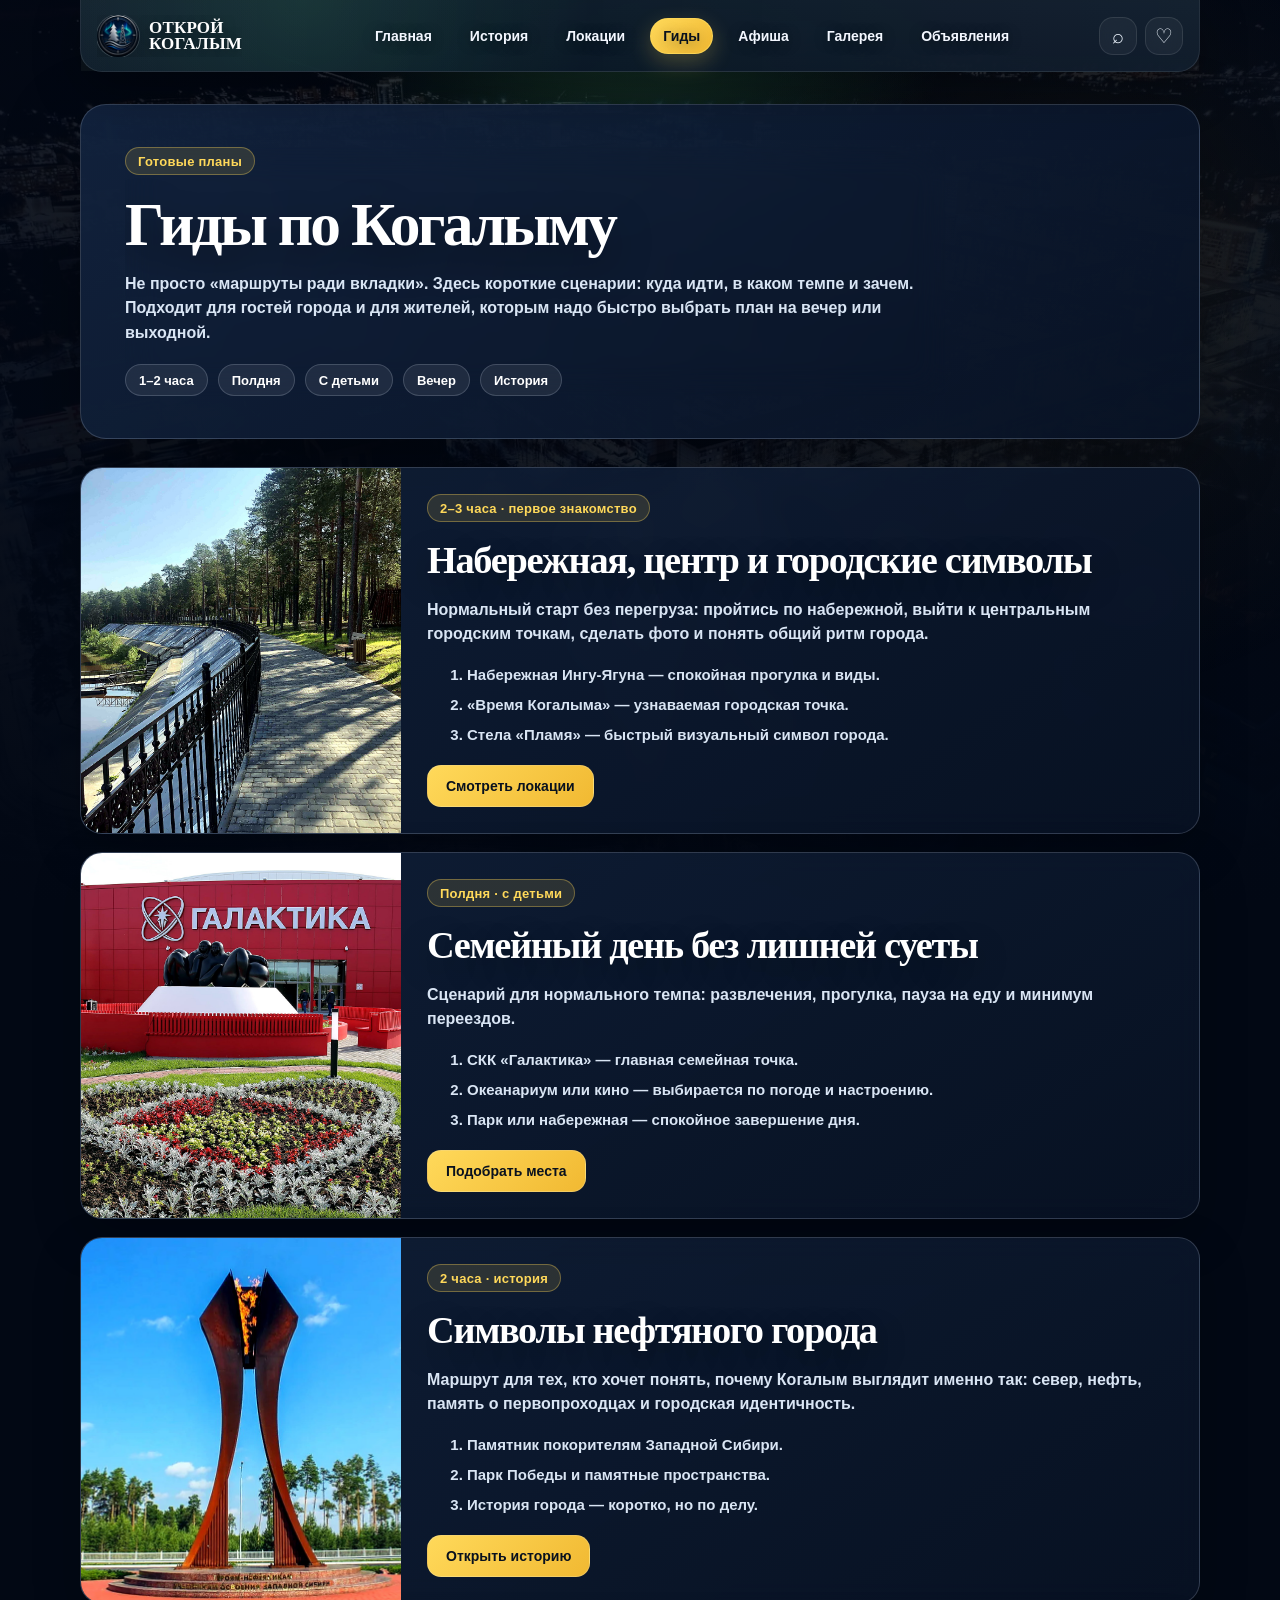
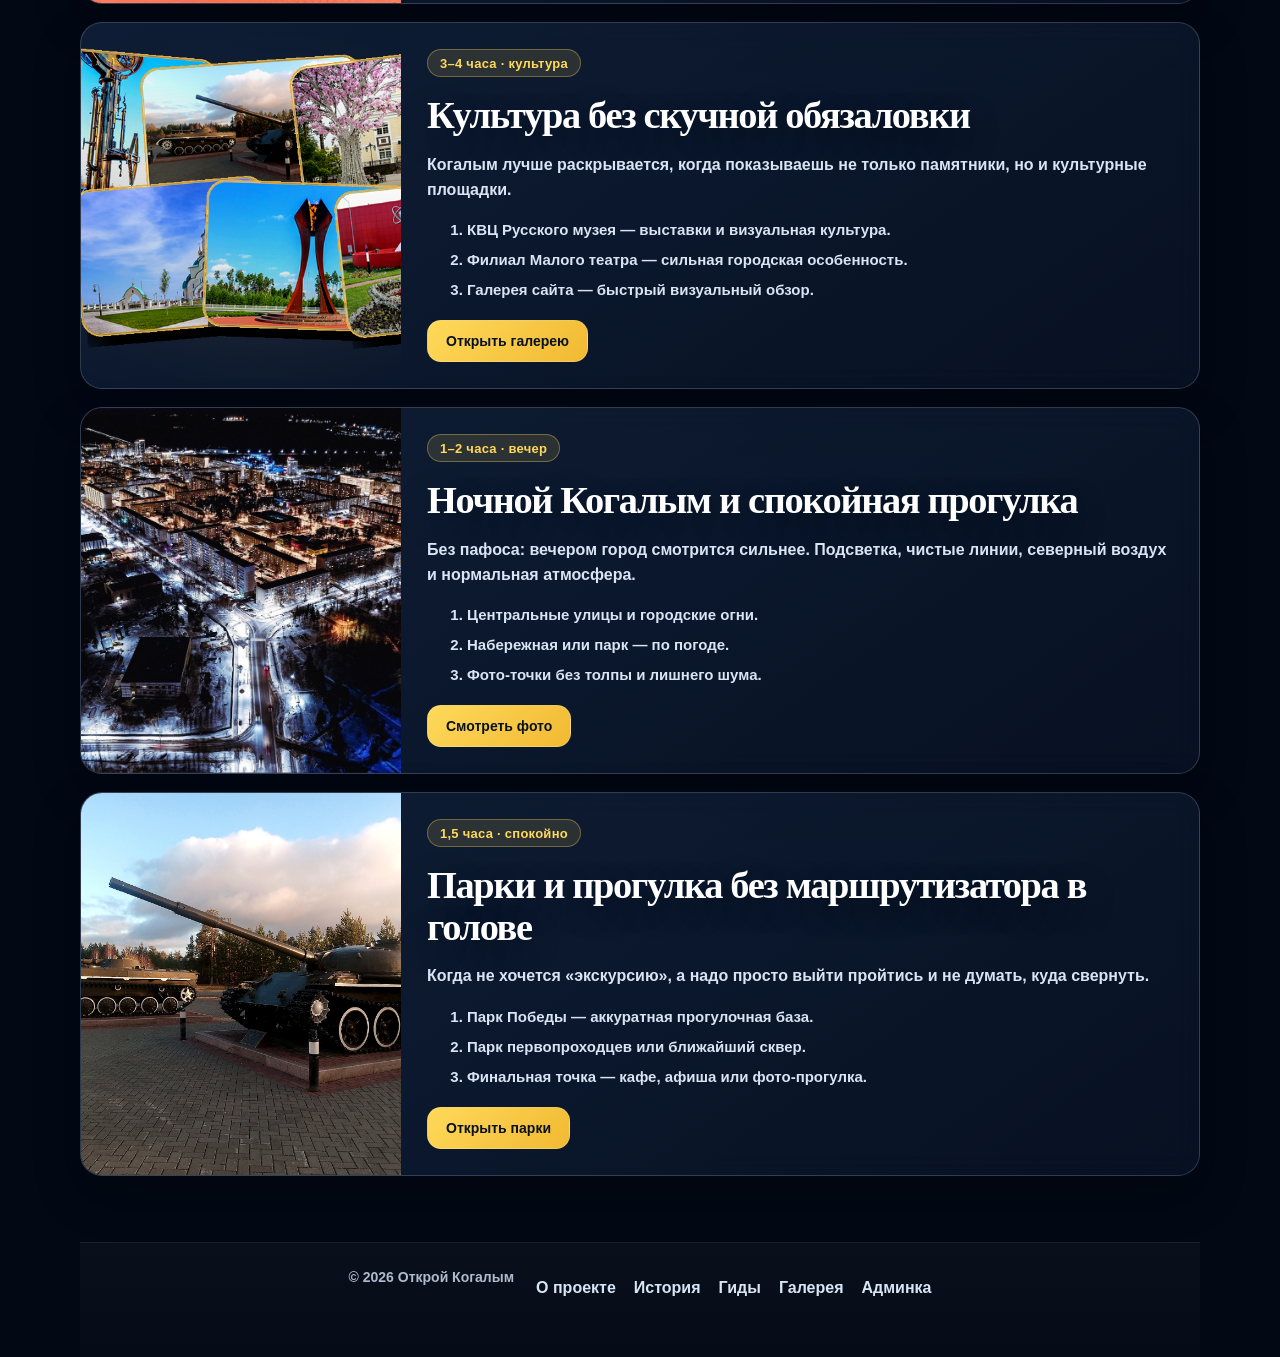
<file: routes.html>
<!DOCTYPE html>

<html lang="ru">
<head>
<meta charset="utf-8"/>
<meta content="no-cache, no-store, must-revalidate" http-equiv="Cache-Control"/>
<meta content="no-cache" http-equiv="Pragma"/>
<meta content="0" http-equiv="Expires"/>
<meta content="width=device-width, initial-scale=1.0" name="viewport"/>
<title>Гиды по Когалыму — Открой Когалым</title>
<meta content="Готовые сценарии прогулок по Когалыму: первое знакомство, семейный день, вечерний город, история и культурные места." name="description"/>
<link href="style.v7-hard.css?v=site_20260616_v66_unified_final" rel="stylesheet"/>

<link href="repair-v66.css?v=site_20260616_v66_unified_final" rel="stylesheet">
</link></head>
<body>
<header class="header">
<a aria-label="Открой Когалым" class="brand" href="index.html">
<img alt="Открой Когалым" src="images/logo.png"/>
<span>ОТКРОЙ<br/>КОГАЛЫМ</span>
</a>
<nav>
<a href="index.html">Главная</a>
<a href="history.html">История</a>
<a href="places.html">Локации</a>
<a class="active" href="routes.html">Гиды</a>
<a href="events.html">Афиша</a>
<a href="gallery.html">Галерея</a>
<a href="announcements.html">Объявления</a>
</nav>
<div class="right-head">
<span class="icon">⌕</span>
<span class="icon">♡</span>
</div>
</header>
<main class="routes-page page-shell">
<section class="routes-hero-rich">
<div>
<span class="section-kicker">Готовые планы</span>
<h1>Гиды по Когалыму</h1>
<p>Не просто «маршруты ради вкладки». Здесь короткие сценарии: куда идти, в каком темпе и зачем. Подходит для гостей города и для жителей, которым надо быстро выбрать план на вечер или выходной.</p>
<div class="routes-hero-tags">
<span>1–2 часа</span><span>Полдня</span><span>С детьми</span><span>Вечер</span><span>История</span>
</div>
</div>
<img alt="Коллаж Когалыма" src="images/places-collage-kogalym.png"/>
</section>
<section class="routes-rich-list">
<article class="route-rich-card" id="first-look">
<img alt="Набережная Ингу-Ягуна" src="images/places-v7/23-23-naberezhnaya-reki-ingu-yagun-6c998331-v7-8d6ebba43d.jpg"/>
<div class="route-rich-body">
<span class="route-tag">2–3 часа · первое знакомство</span>
<h2>Набережная, центр и городские символы</h2>
<p>Нормальный старт без перегруза: пройтись по набережной, выйти к центральным городским точкам, сделать фото и понять общий ритм города.</p>
<ol>
<li>Набережная Ингу-Ягуна — спокойная прогулка и виды.</li>
<li>«Время Когалыма» — узнаваемая городская точка.</li>
<li>Стела «Пламя» — быстрый визуальный символ города.</li>
</ol>
<a class="btn gold" href="places.html">Смотреть локации</a>
</div>
</article>
<article class="route-rich-card" id="family-day">
<img alt="СКК Галактика" src="images/places-v7/32-10-galaktika-7d0f47f0-v7-7323927a6f.jpg"/>
<div class="route-rich-body">
<span class="route-tag">Полдня · с детьми</span>
<h2>Семейный день без лишней суеты</h2>
<p>Сценарий для нормального темпа: развлечения, прогулка, пауза на еду и минимум переездов.</p>
<ol>
<li>СКК «Галактика» — главная семейная точка.</li>
<li>Океанариум или кино — выбирается по погоде и настроению.</li>
<li>Парк или набережная — спокойное завершение дня.</li>
</ol>
<a class="btn gold" href="places.html">Подобрать места</a>
</div>
</article>
<article class="route-rich-card" id="symbols">
<img alt="Покорителям Западной Сибири" src="images/places-v7/15-31-pokoritelyam-zapadnoy-sibiri-0088b2a4-v7-7f79ff9af4.jpg"/>
<div class="route-rich-body">
<span class="route-tag">2 часа · история</span>
<h2>Символы нефтяного города</h2>
<p>Маршрут для тех, кто хочет понять, почему Когалым выглядит именно так: север, нефть, память о первопроходцах и городская идентичность.</p>
<ol>
<li>Памятник покорителям Западной Сибири.</li>
<li>Парк Победы и памятные пространства.</li>
<li>История города — коротко, но по делу.</li>
</ol>
<a class="btn gold" href="history.html">Открыть историю</a>
</div>
</article>
<article class="route-rich-card" id="culture">
<img alt="Культурно-выставочный центр Русского музея" src="images/places-collage-kogalym.png"/>
<div class="route-rich-body">
<span class="route-tag">3–4 часа · культура</span>
<h2>Культура без скучной обязаловки</h2>
<p>Когалым лучше раскрывается, когда показываешь не только памятники, но и культурные площадки.</p>
<ol>
<li>КВЦ Русского музея — выставки и визуальная культура.</li>
<li>Филиал Малого театра — сильная городская особенность.</li>
<li>Галерея сайта — быстрый визуальный обзор.</li>
</ol>
<a class="btn gold" href="gallery.html">Открыть галерею</a>
</div>
</article>
<article class="route-rich-card" id="evening">
<img alt="Ночной Когалым" src="images/night.jpg"/>
<div class="route-rich-body">
<span class="route-tag">1–2 часа · вечер</span>
<h2>Ночной Когалым и спокойная прогулка</h2>
<p>Без пафоса: вечером город смотрится сильнее. Подсветка, чистые линии, северный воздух и нормальная атмосфера.</p>
<ol>
<li>Центральные улицы и городские огни.</li>
<li>Набережная или парк — по погоде.</li>
<li>Фото-точки без толпы и лишнего шума.</li>
</ol>
<a class="btn gold" href="gallery.html">Смотреть фото</a>
</div>
</article>
<article class="route-rich-card" id="parks">
<img alt="Парк Победы" src="images/places-v7/25-29-park-pobedy-b1130a2f-v7-13200ce5c9.jpg"/>
<div class="route-rich-body">
<span class="route-tag">1,5 часа · спокойно</span>
<h2>Парки и прогулка без маршрутизатора в голове</h2>
<p>Когда не хочется «экскурсию», а надо просто выйти пройтись и не думать, куда свернуть.</p>
<ol>
<li>Парк Победы — аккуратная прогулочная база.</li>
<li>Парк первопроходцев или ближайший сквер.</li>
<li>Финальная точка — кафе, афиша или фото-прогулка.</li>
</ol>
<a class="btn gold" href="places.html">Открыть парки</a>
</div>
</article>
</section>
</main>
<footer>
<span>© 2026 Открой Когалым</span>
<nav class="footer-links">
<a href="about.html">О проекте</a>
<a href="history.html">История</a>
<a href="routes.html">Гиды</a>
<a href="gallery.html">Галерея</a>
<a href="admin.html">Админка</a>
</nav>
</footer>
<script src="weather.js?v=site_20260616_v66_unified_final"></script>
</body>
</html>
</file>
<file: style.v7-hard.css>
*{box-sizing:border-box;margin:0;padding:0}
:root{--bg:#020814;--panel:rgba(5,20,39,.78);--line:rgba(180,215,255,.18);--gold:#d6a24b;--gold2:#f2d08a;--white:#f7fbff;--muted:#aebcd0}
body{font-family:Arial,Helvetica,sans-serif;background:#020814;color:var(--white)}
a{text-decoration:none;color:inherit}
.header{position:fixed;top:0;left:0;width:100%;height:94px;padding:0 34px;display:grid;grid-template-columns:260px 1fr auto;align-items:center;gap:24px;background:rgba(2,8,20,.84);backdrop-filter:blur(16px);border-bottom:1px solid rgba(255,255,255,.06);z-index:100}
.brand{display:flex;align-items:center;gap:14px;font-family:Georgia,'Times New Roman',serif;font-size:22px;line-height:1.04;letter-spacing:.01em}
.brand img{width:64px;height:64px;border-radius:50%;object-fit:cover}
nav{display:flex;justify-content:center;gap:30px;font-size:16px;font-weight:700}
nav a{padding:34px 0 12px;border-bottom:2px solid transparent;color:#f0f5ff}
nav a.active,nav a:hover{color:var(--gold2);border-color:var(--gold)}
.right-head{display:flex;align-items:center;gap:16px}
.icon{font-size:27px;color:#eef5ff}
.about{padding:12px 18px;border:1px solid rgba(214,162,75,.55);border-radius:10px;font-weight:800;color:#fff}
.weather{height:52px;min-width:190px;padding:8px 14px;border:1px solid rgba(255,255,255,.16);border-radius:12px;background:rgba(7,20,39,.82);display:grid;grid-template-columns:28px 50px 1fr;align-items:center;gap:8px}
.weather b{font-size:27px}.weather small{font-size:12px;color:#e5eefb;line-height:1.25}

.hero{
min-height:650px;
padding-top:94px;
background:
linear-gradient(90deg, rgba(2,8,20,.92) 0%, rgba(2,8,20,.68) 35%, rgba(2,8,20,.22) 100%),
linear-gradient(180deg, rgba(2,8,20,.04) 0%, #020814 100%),
url("images/hero.jpg") center/cover fixed;
}
.hero-content{max-width:1500px;margin:0 auto;padding:62px 34px 0}
.kicker{font-family:Georgia,'Times New Roman',serif;font-size:17px;color:#f0f3f8;margin-bottom:44px}
h1{font-family:Georgia,'Times New Roman',serif;font-weight:500;text-transform:uppercase;font-size:clamp(54px,5.4vw,82px);line-height:.98;letter-spacing:-.045em;text-shadow:0 10px 36px rgba(0,0,0,.5)}
h1 strong{font-weight:500;color:var(--gold2)}
.lead{max-width:560px;margin-top:26px;font-size:21px;line-height:1.55;color:#edf4ff}
.actions{display:flex;gap:18px;margin-top:36px}
.btn{display:inline-flex;align-items:center;justify-content:center;gap:10px;padding:16px 30px;border-radius:10px;font-weight:800;border:1px solid var(--line)}
.gold{background:linear-gradient(135deg,var(--gold2),#b9832b);color:#08111f;border:none}
.dark{background:rgba(3,12,24,.58);color:#fff}
.features{max-width:950px;margin-top:42px;display:grid;grid-template-columns:repeat(4,1fr);border:1px solid var(--line);border-radius:14px;overflow:hidden;background:rgba(5,20,39,.62);backdrop-filter:blur(12px)}
.features div{display:flex;align-items:center;gap:14px;padding:18px 22px;border-right:1px solid var(--line)}
.features div:last-child{border-right:0}.features b{font-size:34px;color:var(--gold2)}.features span{font-size:15px;line-height:1.35}

.main-grid{max-width:1500px;margin:-18px auto 0;padding:0 34px 40px;display:grid;grid-template-columns:2fr .9fr;gap:24px}
.panel{background:var(--panel);border:1px solid var(--line);border-radius:16px;padding:22px;box-shadow:0 20px 60px rgba(0,0,0,.24)}
.section-head{display:flex;align-items:center;justify-content:space-between;margin-bottom:18px}.section-head h2{font-family:Georgia,'Times New Roman',serif;font-size:30px;font-weight:500}.section-head a{color:var(--gold2);font-weight:800}
.cards{display:grid;grid-template-columns:repeat(5,1fr);gap:16px}
.cards article{border:1px solid var(--line);border-radius:12px;overflow:hidden;background:rgba(5,18,36,.72);position:relative}
.cards img{width:100%;height:150px;object-fit:cover;display:block;filter:brightness(.85) saturate(1.05)}
.cards h3{font-family:Georgia,'Times New Roman',serif;font-size:21px;font-weight:500;margin:16px 16px 8px}.cards p{font-size:15px;color:var(--muted);line-height:1.45;margin:0 16px 26px}.cards i{position:absolute;right:14px;bottom:14px;width:32px;height:32px;border-radius:50%;border:1px solid var(--line);display:grid;place-items:center;color:var(--gold2);font-style:normal}
.event{display:grid;grid-template-columns:70px 1fr;gap:14px;padding:14px 0;border-bottom:1px solid var(--line)}.event:last-child{border-bottom:0}.event time{border-radius:10px;background:rgba(214,162,75,.10);color:var(--gold2);text-align:center;padding:10px;font-weight:900;font-size:28px}.event small{display:block;font-size:12px;margin-top:5px}.event b{font-size:16px}.event p{color:var(--muted);margin-top:5px}
.stats{grid-column:1/2;display:grid;grid-template-columns:repeat(4,1fr);padding:0;overflow:hidden}.stats div{text-align:center;padding:24px;border-right:1px solid var(--line)}.stats div:last-child{border-right:0}.stats b{font-family:Georgia,'Times New Roman',serif;font-size:32px;font-weight:500}.stats span{display:block;color:var(--muted);margin-top:6px}
.city{background:linear-gradient(90deg,rgba(5,20,39,.94),rgba(5,20,39,.42)),url('images/lukoil.webp') right bottom/auto 100% no-repeat}.city h2{font-family:Georgia,'Times New Roman',serif;font-size:30px;font-weight:500}.city p{max-width:320px;line-height:1.7;color:#e5eefb;margin:16px 0 26px}
footer{max-width:1500px;margin:0 auto;padding:20px 34px 44px;display:flex;gap:40px;color:var(--muted)}
@media(max-width:1100px){.header{position:relative;height:auto;grid-template-columns:1fr;padding:18px}.right-head{flex-wrap:wrap}.hero{padding-top:0}.hero-content{padding:42px 18px}.features,.main-grid,.cards,.stats{grid-template-columns:1fr}.main-grid{margin:0;padding:0 18px 32px}.stats{grid-column:auto}.features div{border-right:0;border-bottom:1px solid var(--line)}h1{font-size:44px}footer{padding:20px 18px 40px;flex-wrap:wrap}}
.header{
display:flex;
align-items:center;
justify-content:space-between;
gap:24px;
flex-wrap:wrap;
}

.main-nav{
display:flex;
gap:28px;
flex-wrap:wrap;
}

.header-actions{
display:flex;
align-items:center;
gap:14px;
margin-left:auto;
}
/* ===== ЕДИНАЯ ШАПКА ДЛЯ ВСЕХ СТРАНИЦ ===== */

.header{
  width:100%;
  padding:24px 72px;
  box-sizing:border-box;
  display:flex;
  align-items:center;
  gap:34px;
  position:relative;
  z-index:50;
  background:rgba(8,12,22,.72);
  backdrop-filter:blur(14px);
}

.brand{
  display:flex;
  align-items:center;
  gap:14px;
  text-decoration:none;
  color:#fff;
  flex-shrink:0;
}

.brand img{
  width:54px;
  height:54px;
  object-fit:contain;
}

.brand span{
  font-size:26px;
  line-height:.9;
  font-weight:900;
}

.header nav{
  display:flex;
  align-items:center;
  gap:28px;
  margin-left:auto;
}

.header nav a{
  color:#fff;
  text-decoration:none;
  font-weight:800;
  position:relative;
}

.header nav a.active{
  color:#ffd85a;
}

.header nav a.active::after{
  content:"";
  position:absolute;
  left:0;
  right:0;
  bottom:-10px;
  height:3px;
  border-radius:10px;
  background:#ffd85a;
}

.right-head{
  display:flex;
  align-items:center;
  gap:14px;
  margin-left:28px;
  flex-shrink:0;
}

.icon{
  color:#fff;
  font-size:18px;
}

.about{
  color:#fff;
  text-decoration:none;
  font-weight:800;
  padding:12px 18px;
  border:1px solid rgba(255,216,90,.75);
  border-radius:12px;
}

.weather{
  display:flex;
  align-items:center;
  gap:10px;
  padding:10px 14px;
  border-radius:12px;
  background:rgba(55,72,110,.75);
  color:#fff;
}

.weather b{
  font-size:22px;
}

.weather small{
  font-size:11px;
  line-height:1.1;
}
/* ===== FIX: одинаковое меню во всех шапках ===== */

.header nav{
  display:flex !important;
  align-items:center !important;
  gap:32px !important;
  margin-left:auto !important;
}

.header nav a{
  font-size:16px !important;
  line-height:1 !important;
  font-weight:800 !important;
  color:#fff !important;
  text-decoration:none !important;
  white-space:nowrap !important;
}

.header nav a.active{
  color:#ffd85a !important;
}

.header nav a.active::after{
  bottom:-12px !important;
}
/* ===== ЕДИНЫЙ ФОН САЙТА ===== */
html,
body{
  min-height:100%;
}

body{
  background:#020814;
  color:#fff;
}

body::before{
  content:"";
  position:fixed;
  inset:0;
  background:
linear-gradient(90deg, rgba(2,8,20,.72) 0%, rgba(2,8,20,.45) 40%, rgba(2,8,20,.18) 100%),
linear-gradient(180deg, rgba(2,8,20,.03) 0%, #020814 100%),
url("images/hero.jpg") center/cover fixed;;
  z-index:-1;
  pointer-events:none;
}
.page-shell{
max-width:1500px;
margin:0 auto;
padding:140px 34px 80px;
}

.page-shell h1{
font-size:56px;
line-height:1;
margin-bottom:18px;
font-family:Georgia,"Times New Roman",serif;
font-weight:700;
color:#fff;
}

.page-shell p{
font-size:18px;
line-height:1.7;
color:#d7e3f7;
}

.page-shell h2{
font-size:34px;
margin-bottom:18px;
font-family:Georgia,"Times New Roman",serif;
color:#f0d58a;
}
/* ===== ЕДИНЫЙ СТИЛЬ САЙТА ===== */

body{
font-family:Arial,Helvetica,sans-serif;
color:#f7fbff;
line-height:1.6;
}

h1,h2,h3{
font-family:Georgia,"Times New Roman",serif;
font-weight:700;
letter-spacing:-0.02em;
color:#fff;
margin-bottom:18px;
line-height:1.1;
}

h1{
font-size:56px;
}

h2{
font-size:34px;
}

h3{
font-size:24px;
}

p{
font-size:18px;
line-height:1.7;
color:#d7e3f7;
margin-bottom:18px;
}

section{
margin-bottom:42px;
}

.panel,
.route-card,
.place-card,
.event-card,
article{
border-radius:22px;
overflow:hidden;
}

.cards,
.route-list{
gap:24px;
}

.btn,
button,
a.btn{
font-weight:700;
letter-spacing:.02em;
border-radius:14px;
padding:14px 26px;
}

.page-shell,
.routes-page,
.events-page,
.places-page,
.announcements-page{
max-width:1500px;
margin:0 auto;
padding:140px 34px 80px;
box-sizing:border-box;
}
/* ===== ЖЕСТКОЕ ВЫРАВНИВАНИЕ ВСЕХ СТРАНИЦ ===== */

.routes-page,
.places-page,
.events-page,
.announcements-page,
.page-shell{
  max-width:1500px !important;
  margin:0 auto !important;
  padding:140px 34px 80px !important;
  box-sizing:border-box !important;
}

.routes-page h1,
.places-page h1,
.events-page h1,
.announcements-page h1{
  font-family:Georgia,"Times New Roman",serif !important;
  font-size:72px !important;
  line-height:.95 !important;
  font-weight:700 !important;
  letter-spacing:-.04em !important;
  margin:0 0 22px !important;
  color:#fff !important;
}

.routes-page p,
.places-page p,
.events-page p,
.announcements-page p{
  font-family:Arial,Helvetica,sans-serif !important;
  font-size:18px !important;
  line-height:1.65 !important;
  font-weight:600 !important;
  color:#dbe6f8 !important;
}

.routes-page h2,
.places-page h2,
.events-page h2,
.announcements-page h2{
  font-family:Georgia,"Times New Roman",serif !important;
  font-size:42px !important;
  line-height:1.05 !important;
  font-weight:700 !important;
  color:#fff !important;
}

.route-card,
.week-place,
.hero-event,
.card,
.event-card,
.admin-card{
  border-radius:24px !important;
}
/* ===== ОБЪЯВЛЕНИЯ ПОД ОБЩИЙ СТИЛЬ ===== */

.ann-page h1{
font-family:Georgia,"Times New Roman",serif !important;
font-size:72px !important;
font-weight:700 !important;
line-height:.95 !important;
letter-spacing:-.04em !important;
}

.ann-page p,
.ann-page input,
.ann-page select,
.ann-page button,
.ann-page .item,
.ann-page .price{
font-family:Arial,Helvetica,sans-serif !important;
}

.ann-page{
padding-top:140px !important;
}
#adsList{
display:grid;
gap:18px;
margin-top:18px;
}

/* ===== ANNOUNCEMENTS PAGE / CLEAN FINAL ===== */
body.modal-open{overflow:hidden}
.ann-page{min-height:100vh;padding:140px 28px 70px;background:linear-gradient(180deg,rgba(2,8,20,.80),#020814 48%),url('images/hero.jpg') center/cover fixed;color:#fff}
.ann-container{max-width:1450px;margin:0 auto}
.ann-badge{display:inline-flex;padding:10px 16px;border-radius:999px;background:rgba(214,162,75,.12);border:1px solid rgba(214,162,75,.28);color:#f2d08a;font-weight:800;margin-bottom:18px}
.ann-top{display:flex;justify-content:space-between;gap:24px;align-items:flex-end;margin-bottom:30px}
.ann-top h1{font-family:Georgia,'Times New Roman',serif;font-size:72px;line-height:.95;font-weight:700;letter-spacing:-.04em;margin:0 0 18px;color:#fff}
.ann-lead{max-width:760px;font-size:20px;line-height:1.6;color:#dbe6f8;margin:0}
.ann-add-btn{display:inline-flex;align-items:center;justify-content:center;padding:16px 24px;border-radius:12px;background:linear-gradient(135deg,#f1d493,#b88631);color:#08111f;font-weight:900;text-decoration:none;white-space:nowrap}
.ann-search-panel{display:grid;grid-template-columns:1.3fr repeat(3,.7fr);gap:14px;margin-bottom:20px}
.ann-search-panel input,.ann-search-panel select{width:100%;padding:17px 18px;border-radius:16px;border:1px solid rgba(255,255,255,.08);background:rgba(8,20,42,.86);color:#fff;font-weight:800;outline:none}
.ann-search-panel input::placeholder{color:#9fb1c8}
.ann-categories{display:grid;grid-template-columns:repeat(5,1fr);gap:14px;margin-bottom:30px}
.ann-cat{cursor:pointer;padding:18px;border-radius:18px;background:rgba(8,20,42,.86);border:1px solid rgba(255,255,255,.08);color:#f2d08a;font-weight:900;text-align:center;transition:.22s}
.ann-cat:hover,.ann-cat.active{background:rgba(214,162,75,.18);border-color:rgba(214,162,75,.45);transform:translateY(-2px)}
.ann-board{display:grid;grid-template-columns:2fr 1fr;gap:24px}
.ann-list{display:grid;gap:18px}
.ann-item{position:relative;display:grid;grid-template-columns:118px 1fr 155px;gap:20px;align-items:center;padding:20px;border-radius:22px;background:rgba(8,20,42,.88);border:1px solid rgba(255,255,255,.08);backdrop-filter:blur(14px);transition:.28s;cursor:pointer;overflow:hidden}
.ann-item.hidden{display:none}
.ann-item:hover{transform:translateY(-5px);border-color:rgba(214,162,75,.32);box-shadow:0 18px 44px rgba(0,0,0,.28)}
.ann-item.vip{border-color:rgba(214,162,75,.42);background:linear-gradient(90deg,rgba(214,162,75,.10),rgba(8,20,42,.88) 30%)}
.vip-label{position:absolute;top:12px;right:18px;padding:5px 10px;border-radius:999px;background:rgba(214,162,75,.20);border:1px solid rgba(214,162,75,.38);color:#f2d08a;font-weight:950;font-size:11px;z-index:2}
.ann-thumb{width:108px;height:88px;border-radius:16px;background-size:cover;background-position:center;border:1px solid rgba(255,255,255,.10);position:relative;overflow:hidden}
.ann-thumb:after{content:"";position:absolute;inset:0;background:linear-gradient(180deg,transparent,rgba(0,0,0,.35))}
.ann-item h2{font-family:Georgia,'Times New Roman',serif;font-size:30px;font-weight:500;line-height:1.12;margin:0 0 8px;color:#fff;overflow-wrap:anywhere;word-break:break-word}
.ann-item p{margin:0;color:#dbe6f8;line-height:1.5;overflow-wrap:anywhere;word-break:break-word}
.ann-meta{display:flex;gap:10px;flex-wrap:wrap;margin-top:10px;color:#aebcd0;font-size:13px;font-weight:800}
.ann-price{text-align:right;min-width:145px;padding-top:22px;overflow-wrap:anywhere;word-break:break-word}
.ann-price b{display:block;font-size:23px;color:#f2d08a;margin-bottom:8px}.ann-price span{color:#aebcd0;font-size:14px}
.ann-side{background:rgba(8,20,42,.88);border:1px solid rgba(255,255,255,.08);border-radius:24px;padding:26px;height:max-content;backdrop-filter:blur(14px)}
.ann-side h2{font-family:Georgia,'Times New Roman',serif;font-size:36px;font-weight:500;margin:0 0 18px;color:#fff}
.ann-side p{color:#dbe6f8;line-height:1.65;margin:0 0 22px}.ann-side-box{padding:18px;border-radius:18px;background:rgba(255,255,255,.04);border:1px solid rgba(255,255,255,.07);margin-bottom:14px}.ann-side-box b{display:block;color:#f2d08a;margin-bottom:6px}.ann-side-box span{color:#dbe6f8}
.ann-empty{display:none;padding:28px;border-radius:22px;background:rgba(8,20,42,.88);border:1px solid rgba(255,255,255,.08);color:#dbe6f8;font-weight:800}.ann-empty.show{display:block}
.ad-modal{position:fixed;inset:0;z-index:9999;background:rgba(0,0,0,.72);backdrop-filter:blur(6px);display:none;align-items:center;justify-content:center;padding:24px}
.ad-modal.show{display:flex}
.ad-modal-box{position:relative;width:min(820px,96vw);max-height:92vh;overflow:hidden;border-radius:24px;background:linear-gradient(180deg,#101827 0%,#07111d 100%);border:1px solid rgba(255,255,255,.12);box-shadow:0 30px 90px rgba(0,0,0,.65);color:#fff}
.ad-close{position:absolute;top:16px;right:16px;width:44px;height:44px;border:0;border-radius:50%;background:rgba(15,23,42,.78);color:#fff;font-size:28px;line-height:1;cursor:pointer;z-index:20;display:flex;align-items:center;justify-content:center}.ad-close:hover{background:rgba(30,41,59,.96)}
.ad-modal-image{width:100%;height:330px;background:#111827 center/cover no-repeat}
.ad-modal-content{padding:26px 30px 28px;overflow-y:auto;max-height:calc(92vh - 330px)}
.ad-modal-category{display:inline-flex;width:fit-content;padding:9px 15px;margin-bottom:18px;border-radius:999px;background:linear-gradient(135deg,#1e3a8a,#2563eb);color:#fff;font-size:14px;font-weight:800}
.ad-modal-content h2{margin:0 0 12px;color:#fff;font-size:34px;line-height:1.08;font-weight:900;overflow-wrap:anywhere;word-break:break-word}
.ad-modal-content p{margin:0 0 24px;color:rgba(255,255,255,.78);font-size:18px;line-height:1.55;white-space:normal;overflow-wrap:anywhere;word-break:break-word}
.ad-modal-info{display:grid;grid-template-columns:repeat(4,1fr);gap:0;margin:22px 0 26px}.ad-modal-info div{padding:0 18px;border-right:1px solid rgba(255,255,255,.13);min-width:0}.ad-modal-info div:first-child{padding-left:0}.ad-modal-info div:last-child{border-right:0}.ad-modal-info span{display:block;margin-bottom:7px;color:rgba(255,255,255,.58);font-size:14px}.ad-modal-info b{display:block;color:#fff;font-size:18px;font-weight:800;overflow-wrap:anywhere;word-break:break-word}.ad-modal-info div:first-child b{color:#ffd21f}
.ad-modal-phone{width:100%;min-height:58px;border:0;border-radius:12px;background:linear-gradient(180deg,#ffe066 0%,#ffc107 100%);color:#141414;font-size:20px;font-weight:900;cursor:pointer;box-shadow:0 10px 24px rgba(255,193,7,.22)}.ad-modal-phone:hover{filter:brightness(1.04)}
@media(max-width:1100px){.ann-board,.ann-search-panel{grid-template-columns:1fr}.ann-categories{grid-template-columns:1fr 1fr}.ann-item{grid-template-columns:1fr}.ann-price{text-align:left;padding-top:0}.ann-top{display:block}.ann-add-btn{margin-top:22px}.ann-top h1{font-size:52px}}
@media(max-width:768px){.ann-page{padding:38px 12px 48px}.ann-top h1{font-size:42px}.ann-categories{grid-template-columns:1fr}.ann-item{padding:16px}.ann-thumb{width:100%;height:190px}.ad-modal{padding:12px;align-items:flex-start;overflow-y:auto}.ad-modal-box{width:100%;max-height:none;border-radius:18px}.ad-modal-image{height:220px}.ad-modal-content{max-height:none;padding:22px 18px}.ad-modal-content h2{font-size:28px}.ad-modal-content p{font-size:16px}.ad-modal-info{grid-template-columns:1fr 1fr;gap:18px}.ad-modal-info div{padding:0;border-right:0}}


/* ===== FINAL ANN VIP PHONE SUPPORT ===== */
.ann-item.vip{
  border-color:rgba(255,213,74,.46)!important;
  box-shadow:0 0 0 1px rgba(255,213,74,.20),0 18px 46px rgba(255,193,7,.13),0 18px 44px rgba(0,0,0,.28)!important;
}
.ann-item .show-phone-btn{
  width:100%;
  min-height:52px;
  margin-top:16px;
  border-radius:14px;
  border:0;
  background:linear-gradient(180deg,#ffe066,#ffc107);
  color:#111827;
  font-weight:900;
  font-size:16px;
}



/* ===== DIRECT VIP PHONE FIX ===== */
.admin-vip-row{
  display:flex!important;
  align-items:center;
  gap:10px;
  padding:12px 14px;
  border-radius:12px;
  background:rgba(214,162,75,.12);
  border:1px solid rgba(214,162,75,.35);
  color:#fff;
  font-weight:900;
}
.admin-vip-row input{
  width:18px;
  height:18px;
}
.ann-item{
  position:relative;
}
.ann-item.vip{
  border-color:rgba(242,208,138,.75)!important;
  box-shadow:0 0 0 1px rgba(242,208,138,.28),0 18px 46px rgba(214,162,75,.16),0 18px 44px rgba(0,0,0,.28)!important;
}
.vip-badge{
  position:absolute;
  top:14px;
  left:14px;
  z-index:10;
  padding:7px 13px;
  border-radius:999px;
  background:linear-gradient(135deg,#f2d08a,#d6a24b);
  color:#08111f;
  font-size:12px;
  font-weight:950;
  box-shadow:0 10px 24px rgba(214,162,75,.32);
}
.ann-phone-btn{
  display:inline-flex;
  align-items:center;
  justify-content:center;
  width:auto;
  padding:10px 18px;
  min-height:42px;
  margin-top:14px;
  border:0;
  border-radius:10px;
  background:linear-gradient(135deg,#f2d08a,#d6a24b);
  color:#08111f;
  font-size:14px;
  font-weight:900;
  cursor:pointer;
  box-shadow:0 6px 18px rgba(214,162,75,.22);
}

.phone-revealed{
  background:#0f1724!important;
  color:#f2d08a!important;
  border:1px solid rgba(242,208,138,.35);
  letter-spacing:.2px;
  font-weight:950;
}



/* ===== ADMIN LAYOUT + EDIT FIX ===== */
.admin-grid{
  align-items:start;
}

.admin-form-fixed{
  display:grid!important;
  grid-template-columns:repeat(2,minmax(0,1fr));
  gap:18px!important;
}

.admin-form-fixed .admin-card-head,
.admin-form-fixed label:has(textarea),
.admin-form-fixed label:has(input[type="file"]),
.admin-form-fixed .admin-submit{
  grid-column:1 / -1;
}

.admin-form-fixed label{
  display:grid!important;
  gap:8px!important;
  min-width:0;
  color:#fff;
  font-weight:800;
}

.admin-form-fixed input,
.admin-form-fixed select,
.admin-form-fixed textarea{
  width:100%!important;
  min-height:48px;
  border-radius:12px;
  border:1px solid rgba(255,255,255,.16);
  background:rgba(255,255,255,.08);
  color:#fff;
  padding:10px 14px;
  outline:none;
}

.admin-form-fixed textarea{
  min-height:120px;
  resize:vertical;
}

.admin-form-fixed input::placeholder,
.admin-form-fixed textarea::placeholder{
  color:rgba(255,255,255,.55);
}

.admin-vip-row{
  display:flex!important;
  align-items:center;
  justify-content:flex-start;
  gap:12px!important;
  min-height:48px;
  padding:12px 14px!important;
  border-radius:12px;
  background:rgba(214,162,75,.12);
  border:1px solid rgba(214,162,75,.35);
  color:#fff;
  font-weight:900;
}

.admin-vip-row input{
  width:18px!important;
  min-height:18px!important;
  height:18px!important;
}

.admin-submit{
  justify-self:start;
  min-width:220px;
}

.admin-form-fixed.is-editing .admin-submit{
  background:linear-gradient(135deg,#f2d08a,#d6a24b);
  color:#08111f;
}

.saved-item{
  display:grid;
  grid-template-columns:72px 1fr auto;
  gap:14px;
  align-items:center;
  padding:14px;
  border-radius:16px;
  background:rgba(255,255,255,.05);
  border:1px solid rgba(255,255,255,.09);
  margin-bottom:12px;
}

.saved-item.vip{
  border-color:rgba(242,208,138,.55);
  box-shadow:0 0 0 1px rgba(242,208,138,.15);
}

.saved-info h3{
  margin:0 0 6px;
  font-size:20px;
}

.saved-info p{
  margin:3px 0;
  color:#dbe6f8;
}

.saved-vip{
  color:#f2d08a;
}

.saved-actions{
  display:flex;
  gap:8px;
  flex-wrap:wrap;
}

.saved-actions button{
  min-height:40px;
  padding:0 14px;
  border-radius:10px;
  border:0;
  font-weight:900;
  cursor:pointer;
}

.edit-ad{
  background:#f2d08a;
  color:#08111f;
}

.delete-ad{
  background:rgba(255,255,255,.10);
  color:#fff;
}

.admin-empty{
  color:#cfd6e6;
  margin:0;
}

@media(max-width:900px){
  .admin-form-fixed{
    grid-template-columns:1fr;
  }

  .saved-item{
    grid-template-columns:64px 1fr;
  }

  .saved-actions{
    grid-column:1 / -1;
  }
}



/* ===== CONTACT OWNER BLOCK ===== */
.contact-owner-box{
  margin-top:24px;
  padding:20px;
  border-radius:18px;
  background:rgba(255,255,255,.06);
  border:1px solid rgba(255,255,255,.08);
  backdrop-filter:blur(12px);
}

.contact-owner-box h3{
  margin:0 0 18px;
  font-size:22px;
  color:#fff;
}

.contact-owner-item{
  display:flex;
  flex-direction:column;
  gap:4px;
  margin-bottom:16px;
}

.contact-owner-item:last-child{
  margin-bottom:0;
}

.contact-owner-item span{
  color:#9fb0cc;
  font-size:14px;
}

.contact-owner-item strong,
.contact-owner-item a{
  color:#fff;
  font-size:17px;
  font-weight:800;
  text-decoration:none;
}

.contact-owner-item a:hover{
  color:#f2d08a;
}


.contact-owner-box{
  grid-column:1 / -1;
}



/* ===== SUBMIT CONTACT POPUP ===== */
.submit-contact-open{
  overflow:hidden;
}

.submit-contact-modal{
  position:fixed;
  inset:0;
  z-index:10000;
  display:none;
  align-items:center;
  justify-content:center;
  padding:20px;
  background:rgba(0,0,0,.72);
  backdrop-filter:blur(8px);
}

.submit-contact-modal.show{
  display:flex;
}

.submit-contact-modal__box{
  position:relative;
  width:min(560px,96vw);
  padding:30px;
  border-radius:24px;
  background:linear-gradient(180deg,#101827 0%,#07111d 100%);
  border:1px solid rgba(255,255,255,.12);
  box-shadow:0 30px 90px rgba(0,0,0,.65);
  color:#fff;
}

.submit-contact-modal__close{
  position:absolute;
  top:14px;
  right:14px;
  width:42px;
  height:42px;
  border:0;
  border-radius:50%;
  background:rgba(255,255,255,.08);
  color:#fff;
  font-size:28px;
  line-height:1;
  cursor:pointer;
}

.submit-contact-modal__badge{
  display:inline-flex;
  width:fit-content;
  padding:8px 14px;
  margin-bottom:16px;
  border-radius:999px;
  background:linear-gradient(135deg,#f2d08a,#d6a24b);
  color:#08111f;
  font-size:13px;
  font-weight:950;
}

.submit-contact-modal h2{
  margin:0 0 12px;
  font-size:34px;
  line-height:1.05;
  color:#fff;
}

.submit-contact-modal__text{
  margin:0 0 22px;
  color:#dbe6f8;
  font-size:17px;
  line-height:1.5;
}

.submit-contact-modal__info{
  display:grid;
  gap:14px;
  margin:22px 0;
}

.submit-contact-modal__info div{
  padding:15px;
  border-radius:16px;
  background:rgba(255,255,255,.055);
  border:1px solid rgba(255,255,255,.08);
}

.submit-contact-modal__info span{
  display:block;
  margin-bottom:5px;
  color:#9fb0cc;
  font-size:13px;
  font-weight:800;
}

.submit-contact-modal__info strong,
.submit-contact-modal__info a{
  color:#fff;
  font-size:17px;
  font-weight:900;
  text-decoration:none;
  overflow-wrap:anywhere;
}

.submit-contact-modal__info a:hover{
  color:#f2d08a;
}

.submit-contact-modal__actions{
  display:grid;
  grid-template-columns:1fr 1fr;
  gap:12px;
  margin-top:18px;
}

.submit-contact-modal__call,
.submit-contact-modal__mail{
  display:flex;
  align-items:center;
  justify-content:center;
  min-height:50px;
  padding:0 16px;
  border-radius:14px;
  font-weight:950;
  text-decoration:none;
}

.submit-contact-modal__call{
  background:linear-gradient(135deg,#f2d08a,#d6a24b);
  color:#08111f;
}

.submit-contact-modal__mail{
  background:rgba(255,255,255,.08);
  color:#fff;
  border:1px solid rgba(255,255,255,.10);
}

@media(max-width:620px){
  .submit-contact-modal__box{
    padding:24px 18px;
    border-radius:20px;
  }

  .submit-contact-modal h2{
    font-size:28px;
  }

  .submit-contact-modal__actions{
    grid-template-columns:1fr;
  }
}



/* ===== VISUAL STAGE UPGRADE ===== */

:root{
  --gold:#f2d08a;
  --gold-deep:#d6a24b;
}

.hero,
.hero-section,
.main-hero{
  position:relative;
  overflow:hidden;
  border-radius:32px;
  border:1px solid rgba(255,255,255,.08);
  background:
    radial-gradient(circle at top right, rgba(242,208,138,.16), transparent 34%),
    linear-gradient(180deg,#111827 0%,#08111f 100%);
  box-shadow:0 30px 80px rgba(0,0,0,.38);
}

.hero h1,
.hero-section h1,
.main-hero h1{
  line-height:1;
  letter-spacing:-1.5px;
  text-shadow:0 10px 34px rgba(0,0,0,.45);
}

.ann-item,
.card,
.listing-card,
.preview-card{
  transition:
    transform .28s ease,
    box-shadow .28s ease,
    border-color .28s ease;
}

.ann-item:hover,
.card:hover,
.listing-card:hover,
.preview-card:hover{
  transform:translateY(-6px);
  box-shadow:0 24px 50px rgba(0,0,0,.30);
}

.ann-item{
  overflow:hidden;
  border-radius:24px;
  border:1px solid rgba(255,255,255,.08);
  background:linear-gradient(180deg,rgba(255,255,255,.05),rgba(255,255,255,.025));
  backdrop-filter:blur(12px);
}

.ann-thumb,
.saved-thumb{
  background-size:cover!important;
  background-position:center!important;
  transition:transform .5s ease;
}

.ann-item:hover .ann-thumb,
.saved-item:hover .saved-thumb{
  transform:scale(1.04);
}

.vip-badge{
  border:1px solid rgba(255,255,255,.30);
  backdrop-filter:blur(8px);
  animation:vipPulse 2.6s infinite;
}

@keyframes vipPulse{
  0%{box-shadow:0 0 0 0 rgba(242,208,138,.40);}
  70%{box-shadow:0 0 0 18px rgba(242,208,138,0);}
  100%{box-shadow:0 0 0 0 rgba(242,208,138,0);}
}

button,
.btn,
a.btn,
.admin-submit{
  transition:
    transform .2s ease,
    opacity .2s ease,
    box-shadow .2s ease;
}

button:hover,
.btn:hover,
a.btn:hover,
.admin-submit:hover{
  transform:translateY(-2px);
}

footer,
.footer{
  border-top:1px solid rgba(255,255,255,.08);
  background:
    linear-gradient(180deg, rgba(255,255,255,.03), rgba(255,255,255,.015));
}

@media(max-width:768px){

  .hero,
  .hero-section,
  .main-hero{
    border-radius:24px;
    padding:26px 18px!important;
  }

  .hero h1,
  .hero-section h1,
  .main-hero h1{
    font-size:38px!important;
    line-height:1.05;
  }

  .ann-item{
    border-radius:20px;
  }

  header,
  .header{
    backdrop-filter:blur(12px);
    background:rgba(7,17,29,.88);
  }
}



/* ===== POPUP CLOSE FIX ===== */
.submit-contact-modal__close{
  display:flex!important;
  align-items:center;
  justify-content:center;
  padding:0!important;
  font-size:34px!important;
  font-weight:300;
  line-height:1!important;
  text-align:center;
  transition:
    transform .2s ease,
    background .2s ease,
    opacity .2s ease;
}

.submit-contact-modal__close:hover{
  transform:rotate(90deg);
  background:rgba(242,208,138,.16);
  color:#f2d08a;
}

.submit-contact-modal__close:active{
  transform:scale(.92);
}



/* ===== HERO BACKGROUND RESTORE FINAL ===== */
.hero{
  background:
    linear-gradient(90deg, rgba(2,8,20,.92) 0%, rgba(2,8,20,.68) 35%, rgba(2,8,20,.22) 100%),
    linear-gradient(180deg, rgba(2,8,20,.04) 0%, #020814 100%),
    url("images/hero.jpg") center/cover fixed !important;
  border-radius:0 !important;
  box-shadow:none !important;
  border:0 !important;
}

.hero::before,
.hero-section::before,
.main-hero::before{
  display:none !important;
}



/* ===== ANNOUNCEMENTS BACKGROUND MATCH ===== */
.ann-page{
  background:
    linear-gradient(180deg, rgba(2,8,20,.22) 0%, rgba(2,8,20,.48) 100%),
    url("images/hero.jpg") center/cover fixed !important;
}

.ann-page::before{
  content:"";
  position:fixed;
  inset:0;
  pointer-events:none;
  background:radial-gradient(circle at top right, rgba(242,208,138,.08), transparent 32%);
}

.ann-page .ann-board,
.ann-page .ann-sidebar,
.ann-page .ann-item{
  background:rgba(7,17,29,.72)!important;
  backdrop-filter:blur(14px);
}



/* ===== GLOBAL BACKGROUND SAME AS ANNOUNCEMENTS ===== */
html,
body{
  background:
    linear-gradient(180deg, rgba(2,8,20,.22) 0%, rgba(2,8,20,.48) 100%),
    url("images/hero.jpg") center/cover fixed !important;
  background-color:#020814 !important;
}

.hero,
.admin-page,
.admin-wrap,
.ann-page,
main,
.page,
.page-bg{
  background:
    linear-gradient(180deg, rgba(2,8,20,.22) 0%, rgba(2,8,20,.48) 100%),
    url("images/hero.jpg") center/cover fixed !important;
}

.hero{
  border-radius:0 !important;
  box-shadow:none !important;
  border:0 !important;
}

.page-bg{
  position:fixed;
  inset:0;
  z-index:-1;
  pointer-events:none;
}

.hero::before,
.admin-page::before,
.admin-wrap::before,
.ann-page::before,
.page-bg::before{
  content:"";
  position:fixed;
  inset:0;
  pointer-events:none;
  background:radial-gradient(circle at top right, rgba(242,208,138,.08), transparent 32%);
}

section,
.container,
.ann-container,
.admin-grid,
.admin-card,
.ann-board,
.ann-side,
.ann-item{
  background-color:transparent;
}



/* ===== PREMIUM CARDS UPGRADE ===== */

.ann-list,
.cards-grid,
.grid{
  display:grid;
  grid-template-columns:repeat(auto-fill,minmax(320px,1fr));
  gap:24px;
}

.ann-item,
.card,
.place-card,
.listing-card{
  position:relative;
  overflow:hidden;
  border-radius:28px;
  border:1px solid rgba(255,255,255,.08);
  background:
    linear-gradient(180deg, rgba(255,255,255,.06), rgba(255,255,255,.025));
  box-shadow:
    0 24px 60px rgba(0,0,0,.28),
    inset 0 1px 0 rgba(255,255,255,.04);
}

.ann-thumb,
.card-image,
.place-thumb{
  position:relative;
  min-height:240px;
}

.ann-thumb::before,
.card-image::before,
.place-thumb::before{
  content:"";
  position:absolute;
  inset:0;
  background:
    linear-gradient(to top, rgba(2,8,20,.92) 0%, rgba(2,8,20,.12) 55%, transparent 100%);
  z-index:1;
}

.ann-thumb::after,
.card-image::after,
.place-thumb::after{
  content:"";
  position:absolute;
  inset:0;
  background:linear-gradient(135deg, rgba(242,208,138,.12), transparent 44%);
  z-index:2;
}

.ann-item-body,
.card-body{
  position:relative;
  z-index:3;
}

.ann-item h2,
.card h2,
.card h3{
  font-size:24px;
  line-height:1.1;
  letter-spacing:-.5px;
}

.ann-meta{
  display:flex;
  flex-wrap:wrap;
  gap:8px;
  margin-top:14px;
}

.ann-meta span{
  display:inline-flex;
  align-items:center;
  min-height:32px;
  padding:0 12px;
  border-radius:999px;
  background:rgba(255,255,255,.08);
  border:1px solid rgba(255,255,255,.08);
  backdrop-filter:blur(10px);
  color:#dbe6f8;
  font-size:13px;
  font-weight:800;
}

.ann-price{
  border-top:1px solid rgba(255,255,255,.06);
  background:linear-gradient(180deg, rgba(255,255,255,.03), rgba(255,255,255,.015));
}

.ann-price b{
  font-size:28px;
  letter-spacing:-1px;
  color:#fff;
}

.ann-item:hover,
.card:hover{
  transform:translateY(-10px) scale(1.01);
  box-shadow:
    0 40px 90px rgba(0,0,0,.42),
    0 0 0 1px rgba(242,208,138,.12);
}

.vip-badge{
  z-index:20;
}

.top-badge,
.popular-badge,
.new-badge{
  position:absolute;
  top:16px;
  right:16px;
  z-index:20;
  display:inline-flex;
  align-items:center;
  min-height:34px;
  padding:0 14px;
  border-radius:999px;
  background:rgba(7,17,29,.78);
  border:1px solid rgba(255,255,255,.08);
  backdrop-filter:blur(12px);
  color:#fff;
  font-size:12px;
  font-weight:900;
}

.skeleton{
  position:relative;
  overflow:hidden;
  background:rgba(255,255,255,.05);
}

.skeleton::after{
  content:"";
  position:absolute;
  inset:0;
  transform:translateX(-100%);
  background:linear-gradient(90deg, transparent, rgba(255,255,255,.08), transparent);
  animation:skeletonMove 1.4s infinite;
}

@keyframes skeletonMove{
  100%{
    transform:translateX(100%);
  }
}

.fade-up{
  opacity:0;
  transform:translateY(30px);
  animation:fadeUp .7s ease forwards;
}

@keyframes fadeUp{
  to{
    opacity:1;
    transform:translateY(0);
  }
}

@media(max-width:768px){

  .ann-list,
  .cards-grid,
  .grid{
    grid-template-columns:1fr;
    gap:18px;
  }

  .ann-item,
  .card{
    border-radius:22px;
  }

  .ann-thumb,
  .card-image{
    min-height:220px;
  }

  .ann-item h2,
  .card h2,
  .card h3{
    font-size:22px;
  }

  .ann-price b{
    font-size:24px;
  }
}



/* ===== ANNOUNCEMENT CARD LAYOUT FIX ===== */

.ann-item{
  display:grid !important;
  grid-template-columns:140px minmax(0,1fr) 220px !important;
  align-items:center;
  gap:24px;
  padding:24px;
}

.ann-thumb{
  width:140px;
  height:140px;
  min-height:140px !important;
  border-radius:22px;
}

.ann-item-body{
  width:100%;
  min-width:0;
}

.ann-item-body h2,
.ann-item-body h3{
  margin-bottom:12px;
  word-break:break-word;
}

.ann-item-body p{
  width:100%;
  line-height:1.6;
  word-break:break-word;
}

.ann-price{
  width:100%;
  min-width:180px;
  border-radius:22px;
  padding:24px;
  text-align:center;
}

.ann-meta{
  margin-top:16px;
}

.ann-meta span{
  white-space:nowrap;
}

@media(max-width:980px){

  .ann-item{
    grid-template-columns:1fr !important;
    text-align:left;
  }

  .ann-thumb{
    width:100%;
    height:260px;
  }

  .ann-price{
    min-width:unset;
  }
}



/* ===== ANNOUNCEMENTS FINAL CARD GRID FIX ===== */

/* Страница объявлений должна быть списком, а не сеткой в 2-3 узких колонки */
.ann-board{
  display:grid !important;
  grid-template-columns:minmax(0,1fr) 360px !important;
  gap:26px !important;
  align-items:start !important;
}

.ann-list{
  display:grid !important;
  grid-template-columns:1fr !important;
  gap:18px !important;
  width:100% !important;
  min-width:0 !important;
}

/* Карточка объявления: фото / текст / цена */
.ann-list .ann-item{
  display:grid !important;
  grid-template-columns:150px minmax(0,1fr) 220px !important;
  gap:22px !important;
  align-items:center !important;
  width:100% !important;
  min-width:0 !important;
  min-height:0 !important;
  padding:22px !important;
}

/* Фото не растягивает карточку */
.ann-list .ann-thumb{
  width:150px !important;
  height:150px !important;
  min-height:150px !important;
  max-height:150px !important;
  border-radius:20px !important;
  flex:none !important;
}

/* Текст больше не становится вертикальной колонкой */
.ann-list .ann-item-body{
  min-width:0 !important;
  width:100% !important;
  max-width:none !important;
}

.ann-list .ann-item-body h2,
.ann-list .ann-item-body h3,
.ann-list .ann-item-body p{
  white-space:normal !important;
  word-break:normal !important;
  overflow-wrap:break-word !important;
  writing-mode:horizontal-tb !important;
  text-orientation:mixed !important;
  max-width:100% !important;
}

.ann-list .ann-item-body h2,
.ann-list .ann-item-body h3{
  font-size:28px !important;
  line-height:1.12 !important;
  margin:0 0 10px !important;
}

.ann-list .ann-item-body p{
  font-size:16px !important;
  line-height:1.55 !important;
}

/* Метки */
.ann-list .ann-meta{
  display:flex !important;
  flex-wrap:wrap !important;
  gap:8px !important;
  margin-top:12px !important;
}

.ann-list .ann-meta span{
  white-space:nowrap !important;
}

/* Цена справа, не ломает карточку */
.ann-list .ann-price{
  width:100% !important;
  min-width:190px !important;
  max-width:220px !important;
  padding:20px !important;
  border-radius:20px !important;
  text-align:center !important;
  align-self:center !important;
}

.ann-list .ann-price b{
  display:block !important;
  font-size:26px !important;
  line-height:1.1 !important;
  white-space:normal !important;
  word-break:normal !important;
}

.ann-list .ann-price span{
  display:block !important;
  margin-top:8px !important;
  white-space:normal !important;
}

/* Боковая колонка */
.ann-side{
  width:100% !important;
  min-width:0 !important;
}

/* На планшетах боковая колонка уходит вниз */
@media(max-width:1180px){
  .ann-board{
    grid-template-columns:1fr !important;
  }

  .ann-side{
    order:2;
  }
}

/* На телефонах карточка становится вертикальной */
@media(max-width:760px){
  .ann-list .ann-item{
    grid-template-columns:1fr !important;
    gap:16px !important;
    padding:16px !important;
  }

  .ann-list .ann-thumb{
    width:100% !important;
    height:230px !important;
    max-height:230px !important;
  }

  .ann-list .ann-price{
    max-width:none !important;
    min-width:0 !important;
    text-align:left !important;
  }

  .ann-list .ann-item-body h2,
  .ann-list .ann-item-body h3{
    font-size:23px !important;
  }
}



/* ===== ANNOUNCEMENTS FILTER FIX ===== */
.ann-item.hidden{
  display:none !important;
}


/* ===== PLACES PAGE UPGRADE ===== */
.places-page{min-height:100vh;padding:140px 28px 70px}
.places-hero{width:min(1240px,100%);margin:0 auto 30px;display:grid;grid-template-columns:minmax(0,1fr) 360px;gap:24px;align-items:stretch}
.places-hero-content,.places-map-card{position:relative;overflow:hidden;border-radius:30px;padding:34px;background:rgba(7,17,29,.72);border:1px solid rgba(255,255,255,.09);backdrop-filter:blur(16px);box-shadow:0 24px 60px rgba(0,0,0,.28)}
.places-eyebrow{display:inline-flex;margin-bottom:16px;padding:8px 14px;border-radius:999px;background:linear-gradient(135deg,#f2d08a,#d6a24b);color:#08111f;font-weight:950;font-size:13px}
.places-hero h1{margin:0 0 16px;font-family:Georgia,'Times New Roman',serif;font-size:clamp(48px,6vw,82px);line-height:.95;text-transform:uppercase;color:#fff}
.places-hero p{max-width:720px;color:#dbe6f8;font-size:19px;line-height:1.6}
.places-search{display:grid;grid-template-columns:minmax(0,1fr) 220px;gap:14px;margin-top:28px}
.places-search input,.places-search select{height:54px;border-radius:14px;border:1px solid rgba(255,255,255,.12);background:rgba(255,255,255,.07);color:#fff;padding:0 16px;outline:none}
.places-map-card{display:flex;flex-direction:column;justify-content:flex-end;min-height:260px;background:linear-gradient(180deg,rgba(7,17,29,.28),rgba(7,17,29,.92)),url("images/places-v7/23-23-naberezhnaya-reki-ingu-yagun-6c998331-v7-8d6ebba43d.jpg") center/cover}
.places-map-card span{color:#f2d08a;font-weight:900}.places-map-card strong{margin:8px 0;font-size:38px;color:#fff}
.places-filter-row{width:min(1240px,100%);margin:0 auto 24px;display:flex;gap:10px;flex-wrap:wrap}
.place-filter{min-height:44px;padding:0 18px;border:1px solid rgba(255,255,255,.10);border-radius:999px;background:rgba(7,17,29,.72);color:#fff;font-weight:900;cursor:pointer}
.place-filter.active,.place-filter:hover{background:linear-gradient(135deg,#f2d08a,#d6a24b);color:#08111f}
.places-grid{width:min(1240px,100%);margin:0 auto;display:grid;grid-template-columns:repeat(auto-fill,minmax(280px,1fr));gap:22px}
.place-card{overflow:hidden;border-radius:26px;background:rgba(7,17,29,.72);border:1px solid rgba(255,255,255,.09);backdrop-filter:blur(14px);box-shadow:0 24px 60px rgba(0,0,0,.24);cursor:pointer;transition:transform .25s ease,box-shadow .25s ease,border-color .25s ease}
.place-card:hover{transform:translateY(-8px);border-color:rgba(242,208,138,.26);box-shadow:0 34px 80px rgba(0,0,0,.34)}
.place-card.hidden{display:none!important}.place-image{position:relative;height:220px;background-size:cover;background-position:center}.place-image::after{content:"";position:absolute;inset:0;background:linear-gradient(to top,rgba(2,8,20,.88),transparent 70%)}
.place-body{padding:20px}.place-top,.place-meta{display:flex;align-items:center;justify-content:space-between;gap:10px;color:#aebcd0;font-size:13px;font-weight:900}.place-top b{color:#f2d08a}
.place-body h2{margin:12px 0 10px;color:#fff;font-size:25px;line-height:1.1}.place-body p{color:#dbe6f8;line-height:1.55}
.place-meta{justify-content:flex-start;flex-wrap:wrap;margin-top:16px}.place-meta span{padding:7px 11px;border-radius:999px;background:rgba(255,255,255,.07);border:1px solid rgba(255,255,255,.08)}
.place-more{width:100%;min-height:48px;margin-top:18px;border:0;border-radius:14px;background:rgba(255,255,255,.08);color:#fff;font-weight:950}.place-more:hover{background:linear-gradient(135deg,#f2d08a,#d6a24b);color:#08111f}
.places-empty{display:none;width:min(760px,calc(100% - 40px));margin:30px auto;padding:28px;border-radius:22px;background:rgba(7,17,29,.72);border:1px dashed rgba(255,255,255,.14);color:#dbe6f8;text-align:center;font-weight:900}.places-empty.show{display:block}
.place-modal{position:fixed;inset:0;z-index:10000;display:none;align-items:center;justify-content:center;padding:22px;background:rgba(0,0,0,.72);backdrop-filter:blur(8px)}.place-modal.show{display:flex}
.place-modal-box{position:relative;width:min(820px,96vw);max-height:92vh;overflow:hidden;border-radius:26px;background:linear-gradient(180deg,#101827,#07111d);border:1px solid rgba(255,255,255,.12);box-shadow:0 30px 90px rgba(0,0,0,.65);color:#fff}
.place-modal-close{position:absolute;top:14px;right:14px;width:42px;height:42px;border:0;border-radius:50%;background:rgba(255,255,255,.08);color:#fff;font-size:30px;cursor:pointer;z-index:5}
.place-modal-image{height:320px;background-size:cover;background-position:center}.place-modal-content{padding:26px}.place-modal-rating{display:inline-flex;padding:8px 14px;border-radius:999px;background:linear-gradient(135deg,#f2d08a,#d6a24b);color:#08111f;font-weight:950;margin-bottom:16px}
.place-modal-content h2{margin:0 0 12px;font-size:36px;color:#fff}.place-modal-content p{color:#dbe6f8;font-size:18px;line-height:1.55}
.place-modal-info{display:grid;grid-template-columns:1fr 1fr;gap:14px;margin:22px 0}.place-modal-info div{padding:16px;border-radius:16px;background:rgba(255,255,255,.06);border:1px solid rgba(255,255,255,.08)}.place-modal-info span{display:block;color:#9fb0cc;font-size:13px;margin-bottom:6px}.place-modal-info b{color:#fff}
.place-modal-actions{display:grid;grid-template-columns:1fr 1fr;gap:12px}.place-modal-actions a,.place-modal-actions button{display:flex;align-items:center;justify-content:center;min-height:52px;border-radius:14px;border:0;text-decoration:none;font-weight:950;cursor:pointer}.place-modal-actions a{background:linear-gradient(135deg,#f2d08a,#d6a24b);color:#08111f}.place-modal-actions button{background:rgba(255,255,255,.08);color:#fff}
@media(max-width:900px){.places-hero{grid-template-columns:1fr}.places-search{grid-template-columns:1fr}.place-modal-info,.place-modal-actions{grid-template-columns:1fr}}
@media(max-width:700px){.places-page{padding:112px 12px 50px}.places-hero-content,.places-map-card{padding:22px;border-radius:22px}.places-grid{grid-template-columns:1fr}.place-modal-image{height:230px}.place-modal-content h2{font-size:28px}}



/* ===== PLACES REAL FIX: SELECT + CARD ALIGNMENT ===== */

/* Кастомный выпадающий список вместо системного белого select */
.custom-select{
  position:relative;
  width:100%;
  z-index:50;
}

.custom-select-trigger{
  width:100%;
  height:54px;
  border-radius:14px;
  border:1px solid rgba(255,255,255,.12);
  background:rgba(255,255,255,.07);
  color:#fff;
  padding:0 44px 0 16px;
  text-align:left;
  font-weight:900;
  cursor:pointer;
}

.custom-select-trigger::after{
  content:"⌄";
  position:absolute;
  right:16px;
  top:50%;
  transform:translateY(-50%);
  color:#f2d08a;
  font-size:18px;
}

.custom-select-menu{
  position:absolute;
  top:62px;
  left:0;
  right:0;
  display:none;
  overflow:hidden;
  border-radius:16px;
  background:#0b1422;
  border:1px solid rgba(255,255,255,.14);
  box-shadow:0 22px 70px rgba(0,0,0,.55);
  z-index:9999;
}

.custom-select.open .custom-select-menu{
  display:block;
}

.custom-select-menu button{
  display:block;
  width:100%;
  min-height:48px;
  padding:0 16px;
  border:0;
  background:#0b1422;
  color:#fff;
  text-align:left;
  font-weight:900;
  cursor:pointer;
}

.custom-select-menu button:hover{
  background:linear-gradient(135deg,#f2d08a,#d6a24b);
  color:#08111f;
}

/* Сетка мест ровная */
.places-grid{
  align-items:stretch !important;
}

.place-card{
  display:flex !important;
  flex-direction:column !important;
  height:100% !important;
  min-height:560px !important;
}

/* Фото одинаковое и не исчезает */
.place-image{
  flex:0 0 220px !important;
  height:220px !important;
  min-height:220px !important;
  background-size:cover !important;
  background-position:center !important;
  background-color:rgba(7,17,29,.88) !important;
}

/* Тело карточки — ровно по высоте */
.place-body{
  display:flex !important;
  flex-direction:column !important;
  flex:1 1 auto !important;
  min-height:0 !important;
}

/* Текст не вылезает за карточку */
.place-body h2{
  display:-webkit-box !important;
  -webkit-line-clamp:2;
  -webkit-box-orient:vertical;
  overflow:hidden !important;
  min-height:62px;
  max-height:76px;
  overflow-wrap:break-word;
}

.place-body p{
  display:-webkit-box !important;
  -webkit-line-clamp:3;
  -webkit-box-orient:vertical;
  overflow:hidden !important;
  min-height:82px;
  max-height:94px;
  overflow-wrap:break-word;
}

.place-meta{
  min-height:42px;
}

/* Кнопка всегда внизу */
.place-more{
  margin-top:auto !important;
}

/* Если картинки нет — не оставляем пустую чёрную дыру */
.place-image:empty{
  background:
    linear-gradient(135deg, rgba(242,208,138,.16), rgba(7,17,29,.92)),
    url("images/places-v7/32-10-galaktika-7d0f47f0-v7-7323927a6f.jpg") center/cover !important;
}

@media(max-width:700px){
  .place-card{
    min-height:auto !important;
  }

  .place-image{
    flex-basis:210px !important;
    height:210px !important;
    min-height:210px !important;
  }

  .place-body h2{
    min-height:auto;
  }

  .place-body p{
    min-height:auto;
  }
}



/* ===== PLACES COMPACT FINAL FIX ===== */

/* Убираем эффект огромных карточек и делаем сетку ровной */
.places-grid{
  width:min(1240px,100%) !important;
  display:grid !important;
  grid-template-columns:repeat(4,minmax(0,1fr)) !important;
  gap:18px !important;
  align-items:stretch !important;
}

.place-card{
  display:flex !important;
  flex-direction:column !important;
  min-height:0 !important;
  height:100% !important;
  max-height:none !important;
  border-radius:22px !important;
  overflow:hidden !important;
}

/* Фото компактное, одинаковое, без пустых огромных зон */
.place-image{
  flex:0 0 165px !important;
  height:165px !important;
  min-height:165px !important;
  max-height:165px !important;
  background-size:cover !important;
  background-position:center !important;
}

.place-body{
  display:flex !important;
  flex-direction:column !important;
  flex:1 1 auto !important;
  padding:18px !important;
  min-height:0 !important;
}

/* Заголовок больше не вылезает и не становится гигантским */
.place-body h2{
  display:-webkit-box !important;
  -webkit-line-clamp:2 !important;
  -webkit-box-orient:vertical !important;
  overflow:hidden !important;
  min-height:54px !important;
  max-height:64px !important;
  margin:10px 0 8px !important;
  font-size:30px !important;
  line-height:1.02 !important;
  letter-spacing:-.5px !important;
  word-break:normal !important;
  overflow-wrap:break-word !important;
}

/* Описание не прячется за карточку */
.place-body p{
  display:-webkit-box !important;
  -webkit-line-clamp:3 !important;
  -webkit-box-orient:vertical !important;
  overflow:hidden !important;
  min-height:72px !important;
  max-height:78px !important;
  margin:0 !important;
  font-size:16px !important;
  line-height:1.5 !important;
  word-break:normal !important;
  overflow-wrap:break-word !important;
}

.place-top{
  min-height:24px !important;
}

.place-meta{
  min-height:38px !important;
  margin-top:14px !important;
  gap:8px !important;
}

.place-meta span{
  white-space:nowrap !important;
  font-size:13px !important;
  padding:7px 10px !important;
}

.place-more{
  margin-top:auto !important;
  min-height:44px !important;
  border-radius:13px !important;
}

/* Кастомный список не должен закрывать пол-экрана */
.custom-select{
  z-index:2000 !important;
}

.custom-select-menu{
  top:58px !important;
  max-height:260px !important;
  overflow:auto !important;
  background:#0b1422 !important;
}

.custom-select-menu button{
  color:#fff !important;
  background:#0b1422 !important;
}

.custom-select-menu button:hover{
  color:#08111f !important;
  background:linear-gradient(135deg,#f2d08a,#d6a24b) !important;
}

/* Средние экраны: 2 карточки */
@media(max-width:1150px){
  .places-grid{
    grid-template-columns:repeat(2,minmax(0,1fr)) !important;
  }
}

/* Малые экраны: 1 карточка */
@media(max-width:700px){
  .places-grid{
    grid-template-columns:1fr !important;
  }

  .place-image{
    flex-basis:200px !important;
    height:200px !important;
    min-height:200px !important;
    max-height:200px !important;
  }

  .place-body h2{
    font-size:28px !important;
    min-height:auto !important;
  }

  .place-body p{
    min-height:auto !important;
  }
}



/* ===== ANNOUNCEMENTS TEXT CLAMP + FULL MODAL FIX ===== */

/* Список объявлений: размер карточки стабильный, длинный текст не растягивает карточку */
.ann-list .ann-item{
  min-height:170px !important;
  max-height:250px !important;
  overflow:hidden !important;
}

.ann-list .ann-item-body{
  min-width:0 !important;
  overflow:hidden !important;
}

.ann-list .ann-item-body h2,
.ann-list .ann-item-body h3{
  display:-webkit-box !important;
  -webkit-line-clamp:2 !important;
  -webkit-box-orient:vertical !important;
  overflow:hidden !important;
  text-overflow:ellipsis !important;
  max-height:64px !important;
}

.ann-list .ann-item-body p{
  display:-webkit-box !important;
  -webkit-line-clamp:3 !important;
  -webkit-box-orient:vertical !important;
  overflow:hidden !important;
  text-overflow:ellipsis !important;
  max-height:76px !important;
  word-break:normal !important;
  overflow-wrap:anywhere !important;
}

/* Метки и цена не должны прыгать */
.ann-list .ann-meta{
  overflow:hidden !important;
  max-height:42px !important;
}

.ann-list .ann-price{
  align-self:center !important;
}

/* В открытой карточке показываем полный текст */
.ad-modal,
.ad-modal-box,
.ad-modal-content{
  max-height:92vh !important;
}

#adModalDescription,
.ad-modal-description{
  display:block !important;
  -webkit-line-clamp:unset !important;
  -webkit-box-orient:unset !important;
  overflow:visible !important;
  max-height:none !important;
  white-space:normal !important;
  word-break:normal !important;
  overflow-wrap:anywhere !important;
  line-height:1.65 !important;
}

/* Если в модалке много текста — прокручивается только окно, а не ломается страница */
.ad-modal-box,
.ad-modal-card{
  overflow:auto !important;
}



/* ===== PLACES MAP ROUTE + PERFECT ALIGN ===== */

/* Ровная сетка и одинаковые карточки */
.places-grid{
  align-items:stretch !important;
}

.place-card{
  display:flex !important;
  flex-direction:column !important;
  height:520px !important;
  min-height:520px !important;
  max-height:520px !important;
  overflow:hidden !important;
}

.place-image{
  flex:0 0 170px !important;
  height:170px !important;
  min-height:170px !important;
  max-height:170px !important;
  background-size:cover !important;
  background-position:center !important;
}

.place-body{
  display:flex !important;
  flex-direction:column !important;
  flex:1 1 auto !important;
  min-height:0 !important;
  padding:18px !important;
}

.place-body h2{
  display:-webkit-box !important;
  -webkit-line-clamp:2 !important;
  -webkit-box-orient:vertical !important;
  overflow:hidden !important;
  min-height:60px !important;
  max-height:68px !important;
  font-size:30px !important;
  line-height:1.05 !important;
}

.place-body p{
  display:-webkit-box !important;
  -webkit-line-clamp:3 !important;
  -webkit-box-orient:vertical !important;
  overflow:hidden !important;
  min-height:74px !important;
  max-height:82px !important;
}

.place-meta{
  min-height:42px !important;
}

.place-more{
  margin-top:auto !important;
}

/* Карта в открытой карточке места */
.place-modal-map{
  display:flex;
  gap:14px;
  align-items:center;
  min-height:112px;
  margin:20px 0;
  padding:18px;
  border-radius:18px;
  background:
    linear-gradient(135deg, rgba(242,208,138,.13), rgba(255,255,255,.04)),
    url("images/places-v7/23-23-naberezhnaya-reki-ingu-yagun-6c998331-v7-8d6ebba43d.jpg") center/cover;
  border:1px solid rgba(242,208,138,.22);
  overflow:hidden;
  position:relative;
}

.place-modal-map::after{
  content:"";
  position:absolute;
  inset:0;
  background:rgba(7,17,29,.58);
  pointer-events:none;
}

.place-modal-map > *{
  position:relative;
  z-index:2;
}

.place-modal-map__pin{
  width:52px;
  height:52px;
  border-radius:50%;
  display:flex;
  align-items:center;
  justify-content:center;
  background:linear-gradient(135deg,#f2d08a,#d6a24b);
  color:#08111f;
  font-size:26px;
  font-weight:950;
  flex:0 0 auto;
}

.place-modal-map span{
  color:#f2d08a;
  font-weight:950;
  font-size:13px;
}

.place-modal-map strong{
  display:block;
  margin:4px 0;
  color:#fff;
  font-size:20px;
}

.place-modal-map p{
  margin:0;
  color:#dbe6f8;
  font-size:14px;
  line-height:1.35;
}

.place-modal-actions{
  grid-template-columns:repeat(auto-fit,minmax(170px,1fr))!important;
}

@media(max-width:900px){
  .place-modal-actions{
    grid-template-columns:1fr !important;
  }
}

@media(max-width:700px){
  .place-card{
    height:auto !important;
    min-height:auto !important;
    max-height:none !important;
  }
}



/* ===== PLACE MODAL SCROLL + CLOSE BUTTON FINAL FIX ===== */

/* Модалка места должна прокручиваться внутри окна */
.place-modal{
  overflow-y:auto !important;
  align-items:flex-start !important;
  padding:28px 18px !important;
}

.place-modal-box{
  margin:0 auto !important;
  max-height:none !important;
  height:auto !important;
  overflow:visible !important;
}

/* Контент не должен прятаться снизу */
.place-modal-content{
  overflow:visible !important;
  padding-bottom:34px !important;
}

/* Крестик ровно в круге */
.place-modal-close{
  position:absolute !important;
  top:16px !important;
  right:16px !important;
  width:44px !important;
  height:44px !important;
  min-width:44px !important;
  min-height:44px !important;
  padding:0 !important;
  display:flex !important;
  align-items:center !important;
  justify-content:center !important;
  border:0 !important;
  border-radius:50% !important;
  background:rgba(7,17,29,.72) !important;
  color:#fff !important;
  font-size:34px !important;
  font-weight:300 !important;
  line-height:1 !important;
  text-align:center !important;
  cursor:pointer !important;
  z-index:20 !important;
  box-shadow:0 10px 30px rgba(0,0,0,.35) !important;
}

.place-modal-close:hover{
  background:rgba(242,208,138,.18) !important;
  color:#f2d08a !important;
  transform:rotate(90deg) !important;
}

/* Нижние кнопки всегда доступны */
.place-modal-actions{
  position:relative !important;
  z-index:3 !important;
  margin-bottom:8px !important;
}

/* На маленьких экранах модалка не упирается в края */
@media(max-width:700px){
  .place-modal{
    padding:18px 10px !important;
  }

  .place-modal-box{
    width:100% !important;
    border-radius:20px !important;
  }

  .place-modal-close{
    top:10px !important;
    right:10px !important;
    width:40px !important;
    height:40px !important;
    min-width:40px !important;
    min-height:40px !important;
    font-size:30px !important;
  }
}



/* ===== PLACES DROPDOWN VISIBILITY FINAL FIX ===== */

/* Выпадающий список категорий должен быть поверх карточек и фона */
.places-hero,
.places-hero-content,
.places-search{
  overflow:visible !important;
}

.places-hero{
  position:relative !important;
  z-index:30 !important;
}

.places-filter-row,
.places-grid{
  position:relative !important;
  z-index:1 !important;
}

.custom-select{
  position:relative !important;
  z-index:99999 !important;
}

.custom-select-menu{
  position:absolute !important;
  top:62px !important;
  left:0 !important;
  right:0 !important;
  z-index:100000 !important;
  max-height:280px !important;
  overflow-y:auto !important;
  overflow-x:hidden !important;
  background:#0b1422 !important;
  border:1px solid rgba(242,208,138,.35) !important;
  border-radius:16px !important;
  box-shadow:0 24px 80px rgba(0,0,0,.75) !important;
}

.custom-select.open .custom-select-menu{
  display:block !important;
}

.custom-select-menu button{
  display:block !important;
  width:100% !important;
  min-height:48px !important;
  background:#0b1422 !important;
  color:#fff !important;
  border:0 !important;
  padding:0 18px !important;
  text-align:left !important;
  font-weight:900 !important;
  cursor:pointer !important;
}

.custom-select-menu button:hover,
.custom-select-menu button:focus{
  background:linear-gradient(135deg,#f2d08a,#d6a24b) !important;
  color:#08111f !important;
  outline:none !important;
}

/* нормальный скролл внутри списка */
.custom-select-menu::-webkit-scrollbar{
  width:8px;
}

.custom-select-menu::-webkit-scrollbar-track{
  background:#101827;
}

.custom-select-menu::-webkit-scrollbar-thumb{
  background:#f2d08a;
  border-radius:99px;
}

/* ===== ABOUT PAGE FINAL ===== */
.about-page{min-height:100vh;color:#fff;}
.about-hero{display:grid;grid-template-columns:minmax(0,1fr) 360px;gap:28px;align-items:stretch;margin-bottom:30px;}
.about-kicker{display:inline-flex;padding:10px 16px;margin-bottom:18px;border-radius:999px;background:rgba(214,162,75,.14);border:1px solid rgba(214,162,75,.32);color:#f2d08a;font-weight:900;}
.about-page h1{font-family:Georgia,"Times New Roman",serif;font-size:72px;line-height:.95;letter-spacing:-.04em;margin:0 0 22px;color:#fff;}
.about-page p{max-width:760px;color:#dbe6f8;font-size:18px;line-height:1.65;font-weight:650;}
.about-card,.about-grid article{border-radius:24px;background:rgba(8,20,42,.86);border:1px solid rgba(255,255,255,.09);box-shadow:0 22px 70px rgba(0,0,0,.28);}
.about-card{padding:30px;display:flex;flex-direction:column;justify-content:flex-end;min-height:280px;background:linear-gradient(180deg,rgba(8,20,42,.72),rgba(8,20,42,.95)),url('images/night.jpg') center/cover;}
.about-card b{font-family:Georgia,"Times New Roman",serif;font-size:56px;line-height:1;color:#f2d08a;}
.about-card span{font-weight:950;color:#fff;margin:6px 0 14px;}
.about-card p{font-size:16px;margin:0;}
.about-grid{display:grid;grid-template-columns:repeat(3,1fr);gap:20px;}
.about-grid article{padding:26px;}
.about-grid h2{margin:0 0 12px;font-family:Georgia,"Times New Roman",serif;font-size:32px;color:#fff;}
.about-grid p{font-size:16px;margin:0;}
@media(max-width:960px){.about-hero{grid-template-columns:1fr}.about-grid{grid-template-columns:1fr}.about-page h1{font-size:50px}.about-card{min-height:220px}}

/* === Catalog upgrade 2026-05-18 === */
.catalog-page{padding-bottom:80px}
.catalog-hero .places-hero-content{overflow:visible}
.catalog-search{position:relative;z-index:20}
.catalog-note{margin-top:16px;padding:12px 14px;border-radius:14px;background:rgba(242,208,138,.11);border:1px solid rgba(242,208,138,.22);color:#f4dfb0;font-weight:800;line-height:1.45}
.catalog-map-card{background:linear-gradient(180deg,rgba(7,17,29,.22),rgba(7,17,29,.94)),url("images/night.jpg") center/cover!important}
.catalog-stats{width:min(1240px,100%);margin:0 auto 24px;display:grid;grid-template-columns:repeat(3,1fr);gap:14px}
.catalog-stats div{padding:20px;border-radius:22px;background:rgba(7,17,29,.72);border:1px solid rgba(255,255,255,.09);box-shadow:0 18px 45px rgba(0,0,0,.20)}
.catalog-stats b{display:block;color:#f2d08a;font-size:34px;line-height:1;font-family:Georgia,'Times New Roman',serif}
.catalog-stats span{display:block;margin-top:8px;color:#dbe6f8;font-weight:850}
.catalog-layout{width:min(1240px,100%);margin:0 auto;display:grid;grid-template-columns:300px minmax(0,1fr);gap:24px;align-items:start}
.catalog-sidebar{position:sticky;top:110px;padding:22px;border-radius:26px;background:rgba(7,17,29,.78);border:1px solid rgba(255,255,255,.09);box-shadow:0 24px 60px rgba(0,0,0,.24)}
.catalog-sidebar h2{margin:0 0 16px!important;color:#fff!important;font-size:25px!important}
.catalog-category-list{display:grid;gap:9px}
.catalog-category-list button{display:flex;align-items:center;justify-content:space-between;gap:12px;width:100%;min-height:46px;padding:0 12px;border-radius:14px;border:1px solid rgba(255,255,255,.08);background:rgba(255,255,255,.055);color:#fff;font-weight:900;cursor:pointer;text-align:left}
.catalog-category-list button b{min-width:30px;height:30px;border-radius:999px;display:grid;place-items:center;background:rgba(242,208,138,.16);color:#f2d08a}
.catalog-category-list button.active,.catalog-category-list button:hover{background:linear-gradient(135deg,#f2d08a,#d6a24b);color:#08111f}
.catalog-category-list button.active b,.catalog-category-list button:hover b{background:rgba(8,17,31,.12);color:#08111f}
.catalog-help{margin-top:18px;padding:16px;border-radius:18px;background:rgba(255,255,255,.055);border:1px solid rgba(255,255,255,.08);color:#dbe6f8}
.catalog-help b{color:#f2d08a}.catalog-help p{margin:8px 0 0!important;font-size:14px!important;color:#dbe6f8!important;line-height:1.45!important}
.catalog-toolbar{margin-bottom:18px;padding:16px 18px;border-radius:20px;background:rgba(7,17,29,.72);border:1px solid rgba(255,255,255,.09);display:flex;align-items:center;justify-content:space-between;gap:14px;color:#fff}
.catalog-toolbar b{font-size:20px}.catalog-toolbar span{color:#aebcd0;font-weight:800}.catalog-toolbar button{min-height:42px;padding:0 15px;border:0;border-radius:12px;background:rgba(255,255,255,.08);color:#fff;font-weight:950;cursor:pointer}.catalog-toolbar button:hover{background:linear-gradient(135deg,#f2d08a,#d6a24b);color:#08111f}
.catalog-grid{width:100%!important;margin:0!important;grid-template-columns:repeat(auto-fill,minmax(250px,1fr))!important}
.catalog-card .place-body h2{font-size:22px!important;min-height:48px}.catalog-card .place-body p{min-height:72px}.catalog-card .place-meta span:last-child{max-width:100%;overflow:hidden;text-overflow:ellipsis;white-space:nowrap}
.custom-select{position:relative;z-index:50}.custom-select-trigger{height:54px;width:100%;border-radius:14px;border:1px solid rgba(255,255,255,.12);background:rgba(255,255,255,.07);color:#fff;padding:0 16px;text-align:left;font-weight:900;cursor:pointer}.custom-select-trigger:after{content:'⌄';float:right}.custom-select-menu{position:absolute;top:calc(100% + 8px);left:0;right:0;z-index:9999;display:none;max-height:330px;overflow:auto;padding:8px;border-radius:16px;background:#0b1423;border:1px solid rgba(255,255,255,.12);box-shadow:0 24px 70px rgba(0,0,0,.55)}.custom-select.open .custom-select-menu{display:grid;gap:6px}.custom-select-menu button{min-height:42px;border:0;border-radius:11px;background:transparent;color:#fff;text-align:left;padding:0 12px;font-weight:900;cursor:pointer}.custom-select-menu button:hover{background:rgba(242,208,138,.16);color:#f2d08a}
.place-modal-box{overflow-y:auto!important}.place-modal-content{padding-bottom:28px!important}.place-modal-close{line-height:38px!important}.modal-open{overflow:hidden}
@media(max-width:980px){.catalog-layout{grid-template-columns:1fr}.catalog-sidebar{position:static}.catalog-stats{grid-template-columns:1fr 1fr 1fr}.catalog-category-list{grid-template-columns:repeat(2,1fr)}}
@media(max-width:700px){.catalog-stats{grid-template-columns:1fr}.catalog-layout{gap:16px}.catalog-sidebar{padding:16px;border-radius:20px}.catalog-category-list{grid-template-columns:1fr}.catalog-toolbar{align-items:flex-start;flex-direction:column}.catalog-toolbar button{width:100%}.catalog-card .place-body h2,.catalog-card .place-body p{min-height:0}.custom-select-menu{max-height:260px}.catalog-note{font-size:13px}.places-filter-row.catalog-filter-row{overflow-x:auto;flex-wrap:nowrap;padding-bottom:8px}.places-filter-row.catalog-filter-row .place-filter{white-space:nowrap;flex:0 0 auto}}

/* ===== FINAL CATALOG CARD UI FIX 2026-05-18 ===== */
.catalog-grid.places-grid{
  width:100% !important;
  margin:0 !important;
  display:grid !important;
  grid-template-columns:repeat(auto-fit, minmax(280px, 1fr)) !important;
  gap:20px !important;
  align-items:stretch !important;
}

.catalog-card.place-card{
  display:flex !important;
  flex-direction:column !important;
  height:auto !important;
  min-height:520px !important;
  max-height:none !important;
  overflow:hidden !important;
  border-radius:24px !important;
}

.catalog-card .place-image{
  flex:0 0 auto !important;
  width:100% !important;
  height:auto !important;
  min-height:0 !important;
  max-height:none !important;
  aspect-ratio:16 / 9 !important;
  background-size:cover !important;
  background-position:center !important;
}

.catalog-card .place-body{
  display:flex !important;
  flex-direction:column !important;
  flex:1 1 auto !important;
  min-height:0 !important;
  padding:18px !important;
}

.catalog-card .place-top{
  flex:0 0 auto !important;
  min-height:24px !important;
}

.catalog-card .place-body h2{
  display:-webkit-box !important;
  -webkit-box-orient:vertical !important;
  -webkit-line-clamp:2 !important;
  overflow:hidden !important;
  text-overflow:ellipsis !important;
  margin:10px 0 10px !important;
  min-height:54px !important;
  max-height:58px !important;
  font-size:24px !important;
  line-height:1.12 !important;
  letter-spacing:-.02em !important;
  word-break:normal !important;
  overflow-wrap:anywhere !important;
}

.catalog-card .place-body p{
  display:-webkit-box !important;
  -webkit-box-orient:vertical !important;
  -webkit-line-clamp:3 !important;
  overflow:hidden !important;
  text-overflow:ellipsis !important;
  margin:0 !important;
  min-height:72px !important;
  max-height:76px !important;
  font-size:16px !important;
  line-height:1.5 !important;
  word-break:normal !important;
  overflow-wrap:anywhere !important;
}

.catalog-card .place-meta{
  flex:0 0 auto !important;
  display:flex !important;
  flex-wrap:wrap !important;
  gap:8px !important;
  align-items:flex-start !important;
  min-height:76px !important;
  max-height:82px !important;
  margin-top:16px !important;
  overflow:hidden !important;
}

.catalog-card .place-meta span{
  max-width:100% !important;
  white-space:nowrap !important;
  overflow:hidden !important;
  text-overflow:ellipsis !important;
  font-size:13px !important;
  line-height:1.2 !important;
  padding:8px 10px !important;
}

.catalog-card .place-more{
  flex:0 0 auto !important;
  width:100% !important;
  min-height:46px !important;
  margin-top:auto !important;
  border-radius:14px !important;
}

@media (max-width:1150px){
  .catalog-grid.places-grid{
    grid-template-columns:repeat(auto-fit, minmax(270px, 1fr)) !important;
  }
}

@media (max-width:700px){
  .catalog-grid.places-grid{
    grid-template-columns:1fr !important;
  }

  .catalog-card.place-card{
    min-height:0 !important;
  }

  .catalog-card .place-body h2{
    min-height:0 !important;
    max-height:58px !important;
    font-size:23px !important;
  }

  .catalog-card .place-body p{
    min-height:0 !important;
    max-height:74px !important;
  }

  .catalog-card .place-meta{
    min-height:0 !important;
    max-height:84px !important;
  }
}

/* ===== CATALOG FILTER FUNCTION FINAL FIX ===== */
/* Важнее карточных display:flex!important: скрытые карточки реально исчезают при поиске/фильтрах */
.catalog-grid .catalog-card.hidden,
.catalog-grid .place-card.hidden,
.places-grid .place-card.hidden,
.place-card.hidden{
  display:none !important;
}

/* Клики по поиску/селекту и фильтрам не должны перекрываться карточками */
.catalog-search,
.custom-select,
.custom-select-trigger,
.custom-select-menu,
.catalog-filter-row,
.catalog-sidebar,
.catalog-toolbar{
  position:relative;
}

.catalog-search,
.custom-select{
  z-index:3000 !important;
}

.custom-select-menu{
  z-index:3001 !important;
}

.catalog-filter-row,
.catalog-sidebar,
.catalog-toolbar{
  z-index:20 !important;
}

/* ===== CITY MAP SYSTEM ===== */
.city-map-page{
  min-height:100vh;
  padding:150px 32px 80px;
  color:#fff;
}
.city-map-hero{
  max-width:1180px;
  margin:0 auto 28px;
  padding:34px;
  border-radius:30px;
  background:linear-gradient(135deg, rgba(17,23,36,.94), rgba(24,39,61,.88));
  border:1px solid rgba(255,255,255,.09);
  box-shadow:0 24px 80px rgba(0,0,0,.28);
}
.city-map-hero span{
  display:inline-flex;
  padding:8px 12px;
  border-radius:999px;
  background:rgba(241,199,91,.16);
  color:#f1c75b;
  font-weight:800;
  font-size:13px;
  margin-bottom:18px;
}
.city-map-hero h1{
  font-family:Georgia,serif;
  font-size:64px;
  line-height:.95;
  margin:0 0 16px;
}
.city-map-hero p{
  max-width:760px;
  color:#d6d9e0;
  line-height:1.6;
  margin:0 0 22px;
}
.city-map-search{
  display:grid;
  grid-template-columns:1fr auto;
  gap:12px;
  position:relative;
  z-index:5;
}
.city-map-search input,
.city-map-search button{
  min-height:52px;
  border-radius:16px;
  border:1px solid rgba(255,255,255,.1);
  background:rgba(255,255,255,.08);
  color:#fff;
  padding:0 18px;
  font-weight:800;
  outline:none;
}
.city-map-search input::placeholder{color:rgba(255,255,255,.58)}
.city-map-search button{cursor:pointer;background:#f1c75b;color:#111;border:0;}
.city-map-layout{
  max-width:1180px;
  margin:0 auto;
  display:grid;
  grid-template-columns:360px 1fr;
  gap:22px;
  align-items:start;
}
.city-map-sidebar,
.city-map-panel{
  border-radius:28px;
  background:rgba(17,23,36,.9);
  border:1px solid rgba(255,255,255,.09);
  box-shadow:0 20px 70px rgba(0,0,0,.22);
  overflow:hidden;
}
.city-map-sidebar{padding:18px;max-height:760px;overflow:auto;}
.city-map-sidebar-head{
  display:flex;
  justify-content:space-between;
  align-items:center;
  margin-bottom:14px;
}
.city-map-sidebar-head b{font-size:22px;}
.city-map-sidebar-head span{background:#f1c75b;color:#111;border-radius:999px;padding:6px 12px;font-weight:900;}
.map-filters{display:flex;flex-wrap:wrap;gap:8px;margin-bottom:16px;}
.map-filter{
  border:1px solid rgba(255,255,255,.1);
  background:rgba(255,255,255,.07);
  color:#fff;
  border-radius:999px;
  padding:9px 12px;
  cursor:pointer;
  font-weight:800;
}
.map-filter.active{background:#f1c75b;color:#111;border-color:#f1c75b;}
.map-point-list{display:grid;gap:10px;}
.map-point{
  display:grid;
  gap:8px;
  padding:14px;
  border-radius:18px;
  background:rgba(255,255,255,.06);
  border:1px solid rgba(255,255,255,.08);
  cursor:pointer;
}
.map-point.active,
.map-point:hover{border-color:rgba(241,199,91,.65);background:rgba(241,199,91,.1);}
.map-point span{font-size:12px;color:#f1c75b;font-weight:900;text-transform:uppercase;letter-spacing:.04em;}
.map-point h2{font-size:18px;line-height:1.2;margin:0;display:-webkit-box;-webkit-line-clamp:2;-webkit-box-orient:vertical;overflow:hidden;}
.map-point p{margin:0;color:#d6d9e0;font-size:14px;line-height:1.35;}
.map-point small{color:rgba(255,255,255,.62);}
.map-point button{
  justify-self:start;
  border:0;
  border-radius:12px;
  padding:9px 12px;
  background:rgba(255,255,255,.1);
  color:#fff;
  font-weight:800;
  cursor:pointer;
}
.map-empty{padding:18px;border-radius:16px;background:rgba(255,255,255,.06);color:#d6d9e0;}
.city-map-panel{min-height:760px;display:flex;flex-direction:column;}
.city-map-actions{
  display:flex;
  gap:12px;
  justify-content:flex-end;
  padding:14px;
  border-bottom:1px solid rgba(255,255,255,.08);
}
.city-map-actions a{
  text-decoration:none;
  color:#111;
  background:#f1c75b;
  border-radius:14px;
  padding:12px 16px;
  font-weight:900;
}
.city-map-actions a + a{background:rgba(255,255,255,.1);color:#fff;}
.city-map-panel iframe{
  width:100%;
  min-height:700px;
  flex:1;
  border:0;
  filter:saturate(.9) contrast(.95);
  background:#111827;
}
@media (max-width:980px){
  .city-map-page{padding:130px 16px 60px;}
  .city-map-hero{padding:24px;border-radius:24px;}
  .city-map-hero h1{font-size:46px;}
  .city-map-search{grid-template-columns:1fr;}
  .city-map-layout{grid-template-columns:1fr;}
  .city-map-sidebar{max-height:none;}
  .city-map-panel{min-height:520px;}
  .city-map-panel iframe{min-height:520px;}
  .city-map-actions{justify-content:stretch;}
  .city-map-actions a{flex:1;text-align:center;}
}
@media (max-width:560px){
  .city-map-hero h1{font-size:38px;}
  .city-map-actions{flex-direction:column;}
}

/* Live weather widget */
.weather.weather--loading b,
.weather.weather--error b{font-size:24px;}
.weather.weather--live small,
.weather.weather--error small,
.weather.weather--loading small{overflow:hidden;text-overflow:ellipsis;}
.weather.weather--error{border-color:rgba(255,255,255,.12);opacity:.82;}


.routes-v2-actions{margin-top:18px;display:flex}.routes-v2-btn{display:inline-flex;align-items:center;justify-content:center;padding:12px 18px;border-radius:14px;background:#f5c542;color:#111;text-decoration:none;font-weight:800;transition:.2s}.routes-v2-btn:hover{transform:translateY(-2px);filter:brightness(1.05)}
/* Unified modal close buttons */
.ad-close,
.submit-contact-modal__close,
.place-modal-close,
.routes-modal__close{
  position:absolute!important;
  top:16px!important;
  right:16px!important;
  width:44px!important;
  height:44px!important;
  min-width:44px!important;
  min-height:44px!important;
  padding:0!important;
  border-radius:14px!important;
  border:1px solid rgba(255,255,255,.16)!important;
  background:rgba(10,16,26,.72)!important;
  color:transparent!important;
  font-size:0!important;
  line-height:0!important;
  cursor:pointer!important;
  z-index:50!important;
  display:flex!important;
  align-items:center!important;
  justify-content:center!important;
  box-shadow:0 10px 26px rgba(0,0,0,.25)!important;
  transition:background .18s ease,border-color .18s ease,transform .18s ease!important;
}
.ad-close::before,
.ad-close::after,
.submit-contact-modal__close::before,
.submit-contact-modal__close::after,
.place-modal-close::before,
.place-modal-close::after,
.routes-modal__close::before,
.routes-modal__close::after{
  content:""!important;
  position:absolute!important;
  left:50%!important;
  top:50%!important;
  width:20px!important;
  height:2px!important;
  border-radius:999px!important;
  background:#fff!important;
  transform-origin:center!important;
}
.ad-close::before,
.submit-contact-modal__close::before,
.place-modal-close::before,
.routes-modal__close::before{transform:translate(-50%,-50%) rotate(45deg)!important;}
.ad-close::after,
.submit-contact-modal__close::after,
.place-modal-close::after,
.routes-modal__close::after{transform:translate(-50%,-50%) rotate(-45deg)!important;}
.ad-close:hover,
.submit-contact-modal__close:hover,
.place-modal-close:hover,
.routes-modal__close:hover{
  background:rgba(241,199,91,.18)!important;
  border-color:rgba(241,199,91,.42)!important;
  transform:translateY(-1px)!important;
}
.ad-close:active,
.submit-contact-modal__close:active,
.place-modal-close:active,
.routes-modal__close:active{transform:translateY(0)!important;}
@media(max-width:620px){
  .ad-close,
  .submit-contact-modal__close,
  .place-modal-close,
  .routes-modal__close{top:12px!important;right:12px!important;width:40px!important;height:40px!important;min-width:40px!important;min-height:40px!important;border-radius:12px!important;}
}

.home-highlights{
  display:grid;
  grid-template-columns:repeat(auto-fit,minmax(220px,1fr));
  gap:20px;
  margin-top:34px;
}

.highlight-card{
  position:relative;
  overflow:hidden;
  border-radius:24px;
  min-height:240px;
  padding:26px;
  display:flex;
  flex-direction:column;
  justify-content:flex-end;
  background-size:cover;
  background-position:center;
  border:1px solid rgba(255,255,255,.08);
}

.highlight-card::before{
  content:'';
  position:absolute;
  inset:0;
  background:linear-gradient(to top, rgba(0,0,0,.82), rgba(0,0,0,.18));
}

.highlight-card *{
  position:relative;
  z-index:2;
}

.highlight-card span{
  font-size:12px;
  letter-spacing:.18em;
  text-transform:uppercase;
  color:#d6b16a;
}

.highlight-card h3{
  margin:10px 0 8px;
  font-size:28px;
}

.highlight-card p{
  color:#d7d7d7;
  margin-bottom:18px;
}

.today-grid{
  display:grid;
  grid-template-columns:1.3fr .7fr;
  gap:24px;
  margin-top:28px;
}

.today-card{
  background:#121212;
  border:1px solid rgba(255,255,255,.08);
  border-radius:26px;
  padding:28px;
}

.today-list{
  display:flex;
  flex-direction:column;
  gap:18px;
  margin-top:20px;
}

.today-item{
  display:flex;
  justify-content:space-between;
  align-items:center;
  padding-bottom:18px;
  border-bottom:1px solid rgba(255,255,255,.08);
}

.today-item:last-child{border:none;padding-bottom:0}

.today-item b{display:block;margin-bottom:6px}

.today-badge{
  padding:8px 14px;
  border-radius:999px;
  background:#d6b16a;
  color:#111;
  font-weight:700;
  white-space:nowrap;
}

.quick-links{
  display:grid;
  gap:14px;
  margin-top:20px;
}

.quick-links a{
  display:flex;
  justify-content:space-between;
  align-items:center;
  padding:18px 20px;
  border-radius:18px;
  background:#1a1a1a;
  color:#fff;
  text-decoration:none;
  border:1px solid rgba(255,255,255,.06);
}

@media(max-width:900px){
  .today-grid{grid-template-columns:1fr}
}


/* Homepage final polish */
.places .section-head h2{font-size:34px;}
.stats div{position:relative;transition:transform .22s ease, background .22s ease;}
.stats div:hover{transform:translateY(-3px);background:rgba(241,199,91,.06);}
.stats i{display:block;width:38px;height:38px;line-height:38px;margin:0 auto 10px;border-radius:14px;background:rgba(241,199,91,.12);border:1px solid rgba(241,199,91,.22);font-style:normal;font-size:18px;}
.stats b{display:block;}
.city{position:relative;overflow:hidden;border-color:rgba(241,199,91,.18)!important;}
.city::after{content:'';position:absolute;right:-40px;bottom:-60px;width:220px;height:220px;border-radius:50%;background:radial-gradient(circle,rgba(241,199,91,.18),transparent 65%);pointer-events:none;}
.city h2,.city p,.city a{position:relative;z-index:1;}
.today-card{min-height:0;}
.today-list{gap:12px;}
.today-item{padding:14px 0;}
.today-item p{margin:0;color:rgba(255,255,255,.68);}
footer{align-items:center;justify-content:space-between;border-top:1px solid rgba(255,255,255,.08);margin-top:20px;}
.footer-links{display:flex;gap:28px;flex-wrap:wrap;}
.footer-links a{color:var(--muted);text-decoration:none;}
.footer-links a:hover{color:#f1c75b;}
@media(max-width:700px){.footer-links{gap:16px}.stats div{padding:20px 14px}.stats i{margin-bottom:8px}}


/* Homepage density fix */
.home-highlights{
  width:min(1500px,100%);
  margin:28px auto 26px;
  padding:0 34px;
  grid-template-columns:repeat(3,minmax(0,1fr));
  align-items:stretch;
}
.highlight-card{
  min-height:205px;
  padding:22px;
  border-radius:20px;
}
.highlight-card h3{font-size:26px;margin:8px 0 6px;}
.highlight-card p{margin-bottom:14px;line-height:1.45;}
.highlight-card .btn{width:100%;padding:13px 18px;border-radius:12px;}
.main-grid{margin:0 auto 0;align-items:start;}
.panel{border-radius:20px;}
.stats{align-self:start;min-height:auto;}
.stats div{padding:22px 16px;}
.city{align-self:start;min-height:0;}
.today-grid{
  width:min(1500px,100%);
  margin:26px auto 0;
  padding:0 34px;
  align-items:start;
}
.today-card{background:var(--panel);border-color:var(--line);border-radius:20px;padding:24px;}
.today-list{margin-top:12px;}
.today-item{min-height:auto;}
.quick-links{margin-top:12px;}
.quick-links a{padding:15px 18px;border-radius:14px;background:rgba(255,255,255,.055);}
@media(max-width:1100px){
  .home-highlights{grid-template-columns:1fr;padding:0 18px;margin:22px auto;}
  .highlight-card{min-height:190px;}
  .today-grid{padding:0 18px;}
}

/* Final unified CTA buttons */
.home-highlights .highlight-card a.btn,
.home-highlights .highlight-card a.btn.gold,
.home-highlights .highlight-card a.btn:visited,
.home-highlights .highlight-card a.btn.gold:visited{
  display:inline-flex !important;
  align-items:center !important;
  justify-content:center !important;
  width:100% !important;
  min-height:48px !important;
  padding:13px 18px !important;
  border-radius:12px !important;
  border:1px solid rgba(242,208,138,.55) !important;
  background:linear-gradient(135deg,#f2d08a 0%,#d6a24b 52%,#b9832b 100%) !important;
  color:#08111f !important;
  font-weight:900 !important;
  font-size:15px !important;
  line-height:1 !important;
  text-decoration:none !important;
  box-shadow:0 12px 28px rgba(214,162,75,.22) !important;
}
.home-highlights .highlight-card a.btn:hover,
.home-highlights .highlight-card a.btn.gold:hover{
  transform:translateY(-2px) !important;
  box-shadow:0 16px 34px rgba(214,162,75,.32) !important;
  filter:brightness(1.04) !important;
}


.hero{
display:flex;
align-items:center;
justify-content:space-between;
gap:60px;
}

.hero::after{
content:'';
display:block;
}

.hero-weather-card{
max-width:360px;
min-width:320px;
padding:28px;
border-radius:28px;
background:rgba(15,20,32,.72);
backdrop-filter:blur(16px);
border:1px solid rgba(255,215,120,.18);
box-shadow:0 20px 60px rgba(0,0,0,.45);
position:relative;
overflow:hidden;
}

.hero-weather-card::before{
content:'';
position:absolute;
inset:-30%;
background:radial-gradient(circle at top, rgba(85,255,220,.18), transparent 45%);
pointer-events:none;
}

.weather-top{
display:flex;
justify-content:space-between;
align-items:flex-start;
margin-bottom:18px;
position:relative;
z-index:2;
}

.weather-temp{
font-size:68px;
font-weight:800;
line-height:1;
color:#fff;
}

.weather-status{
font-size:15px;
color:#d6dbe8;
line-height:1.5;
}

.aurora-badge{
display:inline-block;
margin-top:18px;
padding:10px 16px;
border-radius:999px;
background:rgba(255,215,120,.12);
border:1px solid rgba(255,215,120,.25);
color:#ffd86b;
font-weight:700;
}

.weather-grid{
display:grid;
grid-template-columns:repeat(3,1fr);
gap:14px;
margin-top:24px;
position:relative;
z-index:2;
}

.weather-grid div{
background:rgba(255,255,255,.04);
padding:14px;
border-radius:18px;
text-align:center;
}

.weather-grid b{
display:block;
font-size:18px;
color:#fff;
margin-bottom:4px;
}

.weather-grid span{
font-size:13px;
color:#c6cbda;
}

@media (max-width: 980px){
.hero{
flex-direction:column;
align-items:flex-start;
}
.hero-weather-card{
width:100%;
max-width:none;
}
}

/* Final hero weather layout fix */
.hero-content{flex:1;}
.hero-weather-card{margin:120px 72px 0 0;}
.aurora-icon{font-size:56px;line-height:1;position:relative;z-index:2;}
@media(max-width:980px){.hero-weather-card{margin:0 18px 34px;width:calc(100% - 36px);}}

/* Cinematic hero preview — final alignment */
.hero{
  display:grid !important;
  grid-template-columns:minmax(0, 1fr) 330px !important;
  align-items:center !important;
  gap:42px !important;
  min-height:720px !important;
  padding:0 72px !important;
}
.hero-content{
  max-width:760px !important;
  padding:86px 0 0 !important;
  margin:0 !important;
  flex:initial !important;
}
.hero-weather-card{display:none !important;}
.cinematic-weather{
  position:relative;
  align-self:center;
  width:330px;
  min-height:285px;
  margin:88px 0 0 !important;
  padding:24px;
  overflow:hidden;
  border-radius:30px;
  color:#fff;
  background:
    linear-gradient(180deg, rgba(13,23,34,.70), rgba(7,12,20,.82)),
    radial-gradient(circle at 78% 15%, rgba(120,255,181,.22), transparent 34%),
    rgba(7,14,24,.76);
  border:1px solid rgba(255,255,255,.16);
  box-shadow:0 26px 70px rgba(0,0,0,.42), inset 0 1px 0 rgba(255,255,255,.12);
  backdrop-filter:blur(16px);
}
.cinematic-weather::before{
  content:'';
  position:absolute;
  left:-20%;
  right:-20%;
  top:38%;
  height:72px;
  background:linear-gradient(90deg, transparent, rgba(104,255,171,.08), rgba(220,255,139,.22), rgba(86,236,184,.10), transparent);
  filter:blur(3px);
  transform:rotate(-7deg);
  pointer-events:none;
}
.cinematic-weather__glow{
  position:absolute;
  width:180px;
  height:180px;
  right:-58px;
  top:-70px;
  border-radius:50%;
  background:radial-gradient(circle, rgba(116,255,174,.26), transparent 62%);
  pointer-events:none;
}
.cinematic-weather__label{
  position:relative;
  z-index:1;
  display:inline-flex;
  padding:8px 13px;
  border-radius:999px;
  border:1px solid rgba(255,213,94,.25);
  background:rgba(255,213,94,.10);
  color:#ffd86b;
  font-size:12px;
  font-weight:900;
  letter-spacing:.12em;
  text-transform:uppercase;
}
.cinematic-weather__main{
  position:relative;
  z-index:1;
  display:flex;
  justify-content:space-between;
  align-items:flex-start;
  gap:22px;
  margin-top:34px;
}
.cinematic-weather__temp{
  font-size:54px;
  line-height:.92;
  font-weight:900;
  letter-spacing:-.05em;
  text-shadow:0 8px 28px rgba(0,0,0,.35);
}
.cinematic-weather__status{
  max-width:210px;
  margin-top:12px;
  color:#e9f2ff;
  font-size:15px;
  line-height:1.45;
  font-weight:700;
}
.cinematic-weather__time{
  padding-top:8px;
  color:rgba(255,255,255,.64);
  font-size:13px;
  font-weight:800;
  text-transform:uppercase;
  letter-spacing:.08em;
}
.cinematic-weather__line{
  position:relative;
  z-index:1;
  height:2px;
  margin:34px 0 18px;
  border-radius:999px;
  background:linear-gradient(90deg, rgba(255,216,107,.85), rgba(109,255,181,.75), transparent);
  box-shadow:0 0 20px rgba(112,255,182,.28);
}
.cinematic-weather__footer{
  position:relative;
  z-index:1;
  display:flex;
  justify-content:space-between;
  gap:14px;
  color:rgba(255,255,255,.78);
  font-size:13px;
  font-weight:800;
}
.home-highlights{margin-top:-38px !important;}
.home-highlights .highlight-card .btn,
.home-highlights .highlight-card a.btn,
.home-highlights .highlight-card a.btn.gold{
  background:linear-gradient(180deg,#ffd86b,#d99a27) !important;
  color:#251908 !important;
  border:1px solid rgba(255,224,134,.72) !important;
  box-shadow:0 14px 30px rgba(201,137,31,.28) !important;
  min-height:54px !important;
  display:flex !important;
  align-items:center !important;
  justify-content:center !important;
  border-radius:16px !important;
  font-weight:900 !important;
}
.today-card{min-height:auto !important; padding:26px !important;}
.quick-card{padding:24px !important;}
@media(max-width:1100px){
  .hero{
    grid-template-columns:1fr !important;
    min-height:auto !important;
    padding:0 20px 36px !important;
    gap:22px !important;
  }
  .hero-content{padding:48px 0 0 !important;max-width:100% !important;}
  .cinematic-weather{width:min(100%,420px);margin:0 !important;}
  .home-highlights{margin-top:0 !important;}
}
@media(max-width:640px){
  .cinematic-weather{width:100%;min-height:240px;padding:20px;border-radius:24px;}
  .cinematic-weather__temp{font-size:46px;}
  .cinematic-weather__main{margin-top:26px;}
}

/* FINAL FIX: balanced hero + premium cinematic weather preview */
.hero{
  display:grid !important;
  grid-template-columns:minmax(0, 760px) minmax(280px, 320px) !important;
  justify-content:center !important;
  align-items:center !important;
  column-gap:clamp(28px, 6vw, 86px) !important;
  min-height:680px !important;
  padding:116px 48px 70px !important;
  box-sizing:border-box !important;
}
.hero-content{
  max-width:760px !important;
  padding:0 !important;
  margin:0 !important;
}
.hero h1{max-width:720px !important;}
.hero .lead{max-width:560px !important;}
.hero .features{
  max-width:720px !important;
  margin-top:28px !important;
  display:grid !important;
  grid-template-columns:repeat(4, minmax(0, 1fr)) !important;
}
.hero-weather-card{display:none !important;}
.cinematic-weather{
  position:relative !important;
  width:100% !important;
  max-width:318px !important;
  min-height:214px !important;
  margin:34px 0 0 !important;
  padding:22px !important;
  align-self:center !important;
  justify-self:end !important;
  overflow:hidden !important;
  border-radius:26px !important;
  color:#fff !important;
  background:
    linear-gradient(160deg, rgba(9,18,28,.78), rgba(8,12,18,.66)),
    radial-gradient(circle at 74% 0%, rgba(83,255,157,.18), transparent 38%) !important;
  border:1px solid rgba(255,255,255,.14) !important;
  box-shadow:0 22px 58px rgba(0,0,0,.38), inset 0 1px 0 rgba(255,255,255,.10) !important;
  backdrop-filter:blur(14px) !important;
}
.cinematic-weather::before{
  content:'' !important;
  position:absolute !important;
  left:-22% !important;
  right:-22% !important;
  top:58px !important;
  height:54px !important;
  background:linear-gradient(90deg, transparent, rgba(91,255,170,.08), rgba(220,255,126,.22), rgba(91,255,170,.08), transparent) !important;
  filter:blur(5px) !important;
  transform:rotate(-8deg) !important;
  pointer-events:none !important;
}
.cinematic-weather__glow{
  position:absolute !important;
  inset:auto -42px -52px auto !important;
  width:150px !important;
  height:150px !important;
  border-radius:50% !important;
  background:radial-gradient(circle, rgba(255,216,107,.18), transparent 62%) !important;
  pointer-events:none !important;
}
.cinematic-weather__label{
  position:relative !important;
  z-index:1 !important;
  display:inline-flex !important;
  padding:7px 12px !important;
  border-radius:999px !important;
  border:1px solid rgba(255,216,107,.28) !important;
  background:rgba(255,216,107,.08) !important;
  color:#ffd86b !important;
  font-size:11px !important;
  font-weight:900 !important;
  letter-spacing:.12em !important;
  text-transform:uppercase !important;
}
.cinematic-weather__main{
  position:relative !important;
  z-index:1 !important;
  display:flex !important;
  align-items:flex-start !important;
  justify-content:space-between !important;
  gap:16px !important;
  margin-top:26px !important;
}
.cinematic-weather__temp{
  font-size:46px !important;
  line-height:.9 !important;
  font-weight:950 !important;
  letter-spacing:-.055em !important;
}
.cinematic-weather__status{
  max-width:210px !important;
  margin-top:10px !important;
  color:#eaf2ff !important;
  font-size:13px !important;
  line-height:1.35 !important;
  font-weight:800 !important;
}
.cinematic-weather__time{
  padding:6px 9px !important;
  border-radius:999px !important;
  background:rgba(255,255,255,.08) !important;
  border:1px solid rgba(255,255,255,.10) !important;
  color:rgba(255,255,255,.74) !important;
  font-size:11px !important;
  font-weight:900 !important;
  text-transform:uppercase !important;
  letter-spacing:.07em !important;
  white-space:nowrap !important;
}
.cinematic-weather__line{
  position:relative !important;
  z-index:1 !important;
  height:2px !important;
  margin:24px 0 15px !important;
  border-radius:999px !important;
  background:linear-gradient(90deg, rgba(255,216,107,.85), rgba(112,255,181,.65), transparent) !important;
  box-shadow:0 0 18px rgba(112,255,181,.22) !important;
}
.cinematic-weather__footer{
  position:relative !important;
  z-index:1 !important;
  display:flex !important;
  justify-content:space-between !important;
  gap:12px !important;
  color:rgba(255,255,255,.74) !important;
  font-size:12px !important;
  font-weight:850 !important;
}
.home-highlights{
  margin-top:-18px !important;
}
.today-card{
  min-height:0 !important;
  padding:24px !important;
}
.quick-card{
  min-height:0 !important;
  padding:24px !important;
}
@media(max-width:1100px){
  .hero{
    grid-template-columns:1fr !important;
    min-height:auto !important;
    padding:110px 22px 52px !important;
  }
  .hero-content{max-width:760px !important;}
  .cinematic-weather{
    justify-self:start !important;
    margin:26px 0 0 !important;
    max-width:360px !important;
  }
}
@media(max-width:720px){
  .hero .features{grid-template-columns:repeat(auto-fit,minmax(170px,1fr))!important;}
  .cinematic-weather{max-width:100% !important;}
}

/* HARD FIX 2026-05-19: hero alignment + cinematic weather blends with page background */
.hero::after{
  content:none !important;
  display:none !important;
}
.hero{
  grid-template-columns:minmax(0, 735px) minmax(260px, 300px) !important;
  column-gap:clamp(26px, 5vw, 70px) !important;
  padding:112px 46px 64px !important;
  align-items:center !important;
}
.cinematic-weather{
  max-width:300px !important;
  min-height:198px !important;
  margin:12px 0 0 !important;
  padding:20px !important;
  border-radius:24px !important;
  background:rgba(6, 12, 20, .34) !important;
  border:1px solid rgba(255,255,255,.18) !important;
  box-shadow:0 18px 48px rgba(0,0,0,.28), inset 0 1px 0 rgba(255,255,255,.08) !important;
  backdrop-filter:blur(10px) saturate(122%) !important;
  -webkit-backdrop-filter:blur(10px) saturate(122%) !important;
}
.cinematic-weather::before{
  top:48px !important;
  height:44px !important;
  background:linear-gradient(90deg, transparent, rgba(87,255,166,.10), rgba(190,255,100,.24), rgba(87,255,166,.10), transparent) !important;
  opacity:.85 !important;
  filter:blur(5px) !important;
}
.cinematic-weather__glow{
  width:130px !important;
  height:130px !important;
  right:-46px !important;
  bottom:-48px !important;
  background:radial-gradient(circle, rgba(100,255,165,.16), transparent 64%) !important;
}
.cinematic-weather__label{
  background:rgba(255,216,107,.07) !important;
  border-color:rgba(255,216,107,.24) !important;
}
.cinematic-weather__main{
  margin-top:22px !important;
}
.cinematic-weather__temp{
  font-size:43px !important;
}
.cinematic-weather__status{
  font-size:12.5px !important;
  line-height:1.32 !important;
}
.cinematic-weather__time{
  background:rgba(255,255,255,.065) !important;
}
.cinematic-weather__line{
  margin:20px 0 14px !important;
}
.cinematic-weather__footer{
  font-size:11.5px !important;
}
@media(max-width:1100px){
  .hero{padding:104px 22px 46px !important;}
  .cinematic-weather{max-width:340px !important;margin:18px 0 0 !important;}
}

/* FINAL LIVE CINEMATIC WEATHER + HERO HIERARCHY CLEAN OVERRIDE */
.hero{
  min-height:780px !important;
  display:grid !important;
  grid-template-columns:minmax(0, 1fr) minmax(300px, 410px) !important;
  gap:56px !important;
  align-items:center !important;
  padding:118px clamp(28px,6vw,92px) 64px !important;
  overflow:hidden !important;
}
.hero-content{
  max-width:760px !important;
  margin:0 !important;
  padding:0 !important;
  position:relative !important;
  z-index:2 !important;
}
.hero h1{max-width:720px !important;}
.hero .lead{max-width:590px !important;}
.hero .actions{display:flex !important;gap:14px !important;flex-wrap:wrap !important;margin:28px 0 20px !important;}
.hero .actions .btn{height:54px !important;min-width:150px !important;display:inline-flex !important;align-items:center !important;justify-content:center !important;}
.hero .features{
  width:min(650px,100%) !important;
  display:grid !important;
  grid-template-columns:repeat(4,1fr) !important;
  margin-top:18px !important;
  border-radius:18px !important;
  overflow:hidden !important;
  background:rgba(6,18,31,.46) !important;
  border:1px solid rgba(255,255,255,.13) !important;
  backdrop-filter:blur(14px) !important;
  box-shadow:0 18px 50px rgba(0,0,0,.23) !important;
}
.hero .features div{
  min-height:88px !important;
  padding:18px 18px !important;
  border-right:1px solid rgba(255,255,255,.10) !important;
  background:linear-gradient(180deg,rgba(255,255,255,.045),rgba(255,255,255,.018)) !important;
}
.hero .features div:last-child{border-right:0 !important;}
.hero .features strong{font-size:14px !important;line-height:1.2 !important;}
.hero .features small{display:block !important;margin-top:7px !important;color:rgba(235,244,255,.70) !important;font-size:12px !important;}
.live-weather-card,
.cinematic-weather{
  position:relative !important;
  z-index:2 !important;
  justify-self:end !important;
  width:min(100%,390px) !important;
  min-height:300px !important;
  margin:20px 0 0 !important;
  padding:26px !important;
  border-radius:28px !important;
  overflow:hidden !important;
  background:linear-gradient(135deg,rgba(6,19,29,.54),rgba(9,35,35,.34) 48%,rgba(4,9,16,.48)) !important;
  border:1px solid rgba(255,255,255,.20) !important;
  box-shadow:0 28px 70px rgba(0,0,0,.36), inset 0 1px 0 rgba(255,255,255,.12) !important;
  backdrop-filter:blur(12px) saturate(1.12) !important;
  color:#fff !important;
}
.live-weather-card::before,
.cinematic-weather::before{
  content:"" !important;
  position:absolute !important;
  inset:0 !important;
  background:
    radial-gradient(circle at 82% 18%,rgba(98,255,160,.28),transparent 28%),
    linear-gradient(125deg,transparent 8%,rgba(84,255,154,.18) 44%,transparent 70%) !important;
  opacity:.72 !important;
  pointer-events:none !important;
}
.live-weather-card::after,
.cinematic-weather::after{
  content:"" !important;
  position:absolute !important;
  right:-24px !important;top:-20px !important;
  width:210px !important;height:210px !important;
  background:url('images/hero.jpg') center/cover !important;
  opacity:.22 !important;
  filter:blur(1px) saturate(1.25) !important;
  border-radius:50% !important;
  pointer-events:none !important;
}
.cinematic-weather__aurora{
  position:absolute;inset:0;pointer-events:none;opacity:.58;
  background:linear-gradient(105deg,transparent 18%,rgba(104,255,149,.0) 26%,rgba(104,255,149,.35) 45%,rgba(208,255,113,.16) 58%,transparent 78%);
  filter:blur(10px);
  animation:auroraDrift 7s ease-in-out infinite alternate;
}
@keyframes auroraDrift{from{transform:translateX(-18px) translateY(-8px) skewX(-8deg)}to{transform:translateX(22px) translateY(8px) skewX(7deg)}}
.cinematic-weather__head{position:relative;z-index:2;display:flex;align-items:center;justify-content:space-between;gap:12px;margin-bottom:24px;}
.cinematic-weather__label{
  display:inline-flex !important;align-items:center !important;height:30px !important;padding:0 13px !important;
  border-radius:999px !important;border:1px solid rgba(255,211,80,.45) !important;
  background:rgba(255,211,80,.10) !important;color:#ffe47a !important;
  font-size:12px !important;font-weight:900 !important;letter-spacing:.08em !important;text-transform:uppercase !important;
}
.cinematic-weather__dot{width:8px;height:8px;border-radius:50%;background:#48f59a;box-shadow:0 0 18px rgba(72,245,154,.95);}
.cinematic-weather__main{position:relative;z-index:2;display:flex !important;align-items:flex-start !important;justify-content:space-between !important;gap:22px !important;margin:0 0 18px !important;}
.cinematic-weather__temp{font-size:62px !important;line-height:.9 !important;font-weight:900 !important;letter-spacing:-.06em !important;text-shadow:0 8px 28px rgba(0,0,0,.45) !important;}
.cinematic-weather__status{margin-top:12px !important;font-size:15px !important;line-height:1.3 !important;font-weight:800 !important;color:#fff !important;max-width:230px !important;}
.cinematic-weather__feels{margin-top:8px;color:rgba(235,245,255,.72);font-size:13px;font-weight:700;}
.cinematic-weather__icon{font-size:34px;filter:drop-shadow(0 6px 15px rgba(0,0,0,.35));opacity:.9;}
.cinematic-weather__time{display:none !important;}
.cinematic-weather__line{position:relative;z-index:2;height:2px !important;margin:20px 0 18px !important;border-radius:999px !important;background:linear-gradient(90deg,#fff 0 28%,rgba(103,255,160,.85) 28% 62%,rgba(255,255,255,.18) 62% 100%) !important;}
.cinematic-weather__footer{position:relative;z-index:2;display:grid !important;grid-template-columns:repeat(3,1fr) !important;gap:10px !important;color:#fff !important;}
.cinematic-weather__footer span{display:flex !important;flex-direction:column !important;gap:3px !important;padding:10px 8px !important;border-radius:14px !important;background:rgba(255,255,255,.06) !important;border:1px solid rgba(255,255,255,.10) !important;}
.cinematic-weather__footer b{font-size:14px;font-weight:900;white-space:nowrap;}
.cinematic-weather__footer small{font-size:11px;color:rgba(235,245,255,.66);font-weight:700;text-transform:lowercase;}
.cinematic-weather__updated{position:relative;z-index:2;margin-top:16px;font-size:12px;color:rgba(183,255,210,.82);font-weight:700;}
@media(max-width:1050px){
  .hero{grid-template-columns:1fr !important;min-height:auto !important;gap:24px !important;padding:104px 22px 46px !important;}
  .live-weather-card,.cinematic-weather{justify-self:start !important;width:min(100%,380px) !important;margin:4px 0 0 !important;}
  .hero .features{grid-template-columns:repeat(auto-fit,minmax(170px,1fr))!important;}
}
@media(max-width:620px){
  .hero h1{font-size:42px !important;}
  .hero .features{grid-template-columns:1fr !important;}
  .live-weather-card,.cinematic-weather{min-height:270px !important;padding:22px !important;border-radius:22px !important;}
  .cinematic-weather__temp{font-size:50px !important;}
}


/* FINAL CLEANUP: removed duplicated hero CTA buttons, tighten hero composition */
.hero .actions{display:none !important;}
.hero .lead{margin-bottom:24px !important;}
.hero .features{margin-top:24px !important;}
@media(min-width:1051px){
  .hero{grid-template-columns:minmax(0, 760px) minmax(300px, 390px) !important;gap:64px !important;}
  .hero-content{transform:translateY(-8px) !important;}
  .live-weather-card,.cinematic-weather{transform:translateY(-4px) !important;}
}

/* FINAL UPLOAD FIX: compact first screen, less empty space */
.hero{
  min-height:610px !important;
  padding:94px clamp(24px,5vw,78px) 42px !important;
  gap:46px !important;
  background-position:center 42% !important;
}
.hero-content{transform:none !important;}
.hero h1{margin-bottom:18px !important;}
.hero .lead{margin-bottom:18px !important;}
.hero .features{
  margin-top:18px !important;
  width:min(620px,100%) !important;
}
.hero .features div{
  min-height:74px !important;
  padding:14px 14px !important;
}
.live-weather-card,.cinematic-weather{
  min-height:254px !important;
  width:min(100%,360px) !important;
  padding:22px !important;
  margin:0 !important;
  transform:none !important;
  align-self:center !important;
}
.cinematic-weather__head{margin-bottom:18px !important;}
.cinematic-weather__temp{font-size:54px !important;}
.cinematic-weather__status{font-size:14px !important;}
.cinematic-weather__line{margin:16px 0 14px !important;}
.cinematic-weather__updated{margin-top:12px !important;}
.home-highlights{margin-top:0 !important;}
@media(max-width:1050px){
  .hero{min-height:auto !important;padding:92px 20px 38px !important;gap:22px !important;}
  .live-weather-card,.cinematic-weather{width:min(100%,360px) !important;min-height:244px !important;}
}
@media(max-width:620px){
  .hero{padding:84px 16px 34px !important;}
  .hero h1{font-size:40px !important;}
  .hero .features div{min-height:68px !important;}
  .live-weather-card,.cinematic-weather{min-height:238px !important;padding:20px !important;}
  .cinematic-weather__temp{font-size:48px !important;}
}

/* FINAL CHECKED FIX: weather card uses the hero/page background, not a separate block */
.live-weather-card,
.cinematic-weather{
  background:rgba(4, 12, 22, .18) !important;
  border:1px solid rgba(255,255,255,.14) !important;
  box-shadow:0 20px 58px rgba(0,0,0,.24), inset 0 1px 0 rgba(255,255,255,.08) !important;
  backdrop-filter:blur(8px) saturate(1.08) !important;
  -webkit-backdrop-filter:blur(8px) saturate(1.08) !important;
}
.live-weather-card::after,
.cinematic-weather::after{
  display:none !important;
  content:none !important;
}
.live-weather-card::before,
.cinematic-weather::before{
  background:
    radial-gradient(circle at 78% 18%,rgba(98,255,160,.18),transparent 30%),
    linear-gradient(120deg,transparent 16%,rgba(84,255,154,.13) 45%,transparent 74%) !important;
  opacity:.55 !important;
}
.cinematic-weather__aurora{
  opacity:.48 !important;
}

/* ===== FINAL FIX: центрируем верхнее меню после очистки шапки ===== */
.header{
  position:fixed !important;
  top:0 !important;
  left:0 !important;
  width:100% !important;
  height:94px !important;
  padding:0 72px !important;
  display:grid !important;
  grid-template-columns:minmax(220px,1fr) auto minmax(220px,1fr) !important;
  align-items:center !important;
  gap:24px !important;
  background:rgba(2,8,20,.78) !important;
  backdrop-filter:blur(16px) !important;
  border-bottom:1px solid rgba(255,255,255,.06) !important;
  z-index:1000 !important;
}

.header .brand{
  grid-column:1 !important;
  justify-self:start !important;
}

.header nav{
  grid-column:2 !important;
  justify-self:center !important;
  margin:0 !important;
  display:flex !important;
  align-items:center !important;
  justify-content:center !important;
  gap:34px !important;
}

.header .right-head{
  grid-column:3 !important;
  justify-self:end !important;
  margin:0 !important;
  display:flex !important;
  align-items:center !important;
  justify-content:flex-end !important;
  min-width:80px !important;
}

.header nav a{
  padding:34px 0 12px !important;
}

@media(max-width:1100px){
  .header{
    position:relative !important;
    height:auto !important;
    padding:18px !important;
    grid-template-columns:1fr !important;
    gap:18px !important;
  }
  .header .brand,
  .header nav,
  .header .right-head{
    grid-column:1 !important;
    justify-self:center !important;
  }
  .header nav{
    flex-wrap:wrap !important;
    gap:18px 24px !important;
  }
  .header nav a{
    padding:8px 0 10px !important;
  }
}

/* ===== PLACES CARDS: FULL TITLES FINAL FIX ===== */
/* Названия мест больше не обрезаются многоточием. Карточки стали шире и выше по содержимому. */
.places-grid{
  width:min(1240px,100%) !important;
  grid-template-columns:repeat(3,minmax(320px,1fr)) !important;
  gap:22px !important;
  align-items:stretch !important;
}

.place-card{
  height:auto !important;
  min-height:0 !important;
  max-height:none !important;
}

.place-image{
  flex:0 0 190px !important;
  height:190px !important;
  min-height:190px !important;
  max-height:190px !important;
}

.place-body{
  min-height:0 !important;
  height:auto !important;
}

.place-body h2{
  display:block !important;
  -webkit-line-clamp:unset !important;
  -webkit-box-orient:unset !important;
  overflow:visible !important;
  text-overflow:clip !important;
  white-space:normal !important;
  min-height:0 !important;
  max-height:none !important;
  font-size:25px !important;
  line-height:1.15 !important;
  letter-spacing:-.25px !important;
  margin:10px 0 10px !important;
  word-break:normal !important;
  overflow-wrap:break-word !important;
}

.place-body p{
  display:-webkit-box !important;
  -webkit-line-clamp:4 !important;
  -webkit-box-orient:vertical !important;
  overflow:hidden !important;
  min-height:0 !important;
  max-height:none !important;
  font-size:15px !important;
  line-height:1.48 !important;
}

.place-meta{
  min-height:0 !important;
  align-items:flex-start !important;
}

.place-meta span{
  white-space:normal !important;
  overflow:visible !important;
  text-overflow:clip !important;
  line-height:1.25 !important;
  max-width:100% !important;
}

.place-more{
  margin-top:18px !important;
}

@media(max-width:1150px){
  .places-grid{
    grid-template-columns:repeat(2,minmax(300px,1fr)) !important;
  }
}

@media(max-width:700px){
  .places-grid{
    grid-template-columns:1fr !important;
  }
  .place-image{
    flex-basis:210px !important;
    height:210px !important;
    min-height:210px !important;
    max-height:210px !important;
  }
  .place-body h2{
    font-size:24px !important;
  }
}


/* ===== MAX POLISH: PLACES CATALOG ===== */

.catalog-card{
  position:relative!important;
  border:1px solid rgba(255,255,255,.12)!important;
  box-shadow:0 22px 60px rgba(0,0,0,.28)!important;
  background:linear-gradient(180deg,rgba(21,31,47,.90),rgba(10,18,31,.95))!important;
  transform:translateZ(0);
}
.catalog-card:hover{
  transform:translateY(-6px)!important;
  border-color:rgba(242,208,138,.42)!important;
  box-shadow:0 30px 74px rgba(0,0,0,.38),0 0 0 1px rgba(242,208,138,.08) inset!important;
}
.catalog-card .place-image{
  height:235px!important;
  background-position:center!important;
}
.catalog-card .place-image::after{
  background:linear-gradient(to top,rgba(7,13,24,.92),rgba(7,13,24,.10) 68%)!important;
}
.catalog-card .place-top{
  opacity:.95!important;
  letter-spacing:.02em!important;
}
.catalog-card .place-top span{
  color:#f2d08a!important;
}
.catalog-card .place-body h2{
  display:block!important;
  overflow:visible!important;
  max-height:none!important;
  min-height:0!important;
  font-size:24px!important;
  line-height:1.12!important;
}
.catalog-card .place-body p{
  -webkit-line-clamp:4!important;
  min-height:0!important;
  max-height:none!important;
  color:#e5edf9!important;
}
.catalog-card .place-meta{
  min-height:0!important;
  max-height:none!important;
  overflow:visible!important;
}
.catalog-card .place-meta span{
  white-space:normal!important;
  overflow:visible!important;
  text-overflow:clip!important;
  background:rgba(255,255,255,.075)!important;
}
.place-more{
  background:linear-gradient(135deg,rgba(242,208,138,.95),rgba(214,162,75,.95))!important;
  color:#08111f!important;
  box-shadow:0 10px 24px rgba(214,162,75,.18)!important;
}
.place-more:hover{
  filter:brightness(1.04)!important;
}

.place-modal-box{
  width:min(1040px,94vw)!important;
  border:1px solid rgba(255,255,255,.14)!important;
  box-shadow:0 36px 100px rgba(0,0,0,.55)!important;
}
.place-modal-image{
  min-height:390px!important;
}
.place-modal-content p{
  color:#e8f0fb!important;
  font-size:17px!important;
  line-height:1.65!important;
}
.place-modal-info{
  grid-template-columns:repeat(2,minmax(0,1fr))!important;
}
.place-modal-info div{
  background:rgba(255,255,255,.075)!important;
  border-color:rgba(255,255,255,.12)!important;
}
.place-modal-info b a{
  color:#fff!important;
  text-decoration:none!important;
  border-bottom:1px dashed rgba(242,208,138,.55)!important;
}
.place-modal-actions{
  grid-template-columns:repeat(auto-fit,minmax(170px,1fr))!important;
}
.place-modal-actions a,
.place-modal-actions button{
  min-height:54px!important;
  transition:transform .18s ease,filter .18s ease,background .18s ease!important;
}
.place-modal-actions a:hover,
.place-modal-actions button:hover{
  transform:translateY(-2px)!important;
  filter:brightness(1.05)!important;
}
#placeSiteBtn{
  background:rgba(255,255,255,.09)!important;
  color:#fff!important;
  border:1px solid rgba(255,255,255,.12)!important;
}
.catalog-note{
  backdrop-filter:blur(10px);
  background:rgba(0,0,0,.18);
  border:1px solid rgba(255,255,255,.08);
  border-radius:14px;
  padding:10px 12px;
  display:inline-block;
}

@media(max-width:900px){
  .catalog-card .place-image{height:210px!important}
  .place-modal-image{min-height:260px!important}
  .place-modal-info{grid-template-columns:1fr!important}
  .place-modal-actions{grid-template-columns:1fr!important}
}


/* ===== FINAL FIX: unique images + safe catalog card layout ===== */
.catalog-card .place-image{
  position:relative!important;
  overflow:hidden!important;
  background:none!important;
}
.catalog-card .place-image img,
.place-modal-image img{
  display:block!important;
  width:100%!important;
  height:100%!important;
  object-fit:contain!important;
}
.catalog-card.place-card{
  display:flex!important;
  flex-direction:column!important;
  height:auto!important;
  min-height:0!important;
}
.catalog-card .place-image{
  flex:0 0 auto!important;
  height:240px!important;
  aspect-ratio:auto!important;
}
.catalog-card .place-body{
  display:flex!important;
  flex-direction:column!important;
  gap:12px!important;
  flex:1 1 auto!important;
  min-height:0!important;
}
.catalog-card .place-top,
.catalog-card .place-body h2,
.catalog-card .place-body p,
.catalog-card .place-meta,
.catalog-card .place-more{
  margin:0!important;
}
.catalog-card .place-body h2{
  display:block!important;
  min-height:0!important;
  max-height:none!important;
  overflow:visible!important;
  -webkit-line-clamp:unset!important;
  font-size:22px!important;
  line-height:1.15!important;
}
.catalog-card .place-body p{
  display:block!important;
  min-height:0!important;
  max-height:none!important;
  overflow:visible!important;
  -webkit-line-clamp:unset!important;
  font-size:16px!important;
  line-height:1.45!important;
}
.catalog-card .place-meta{
  display:flex!important;
  flex-wrap:wrap!important;
  gap:8px!important;
  min-height:0!important;
  max-height:none!important;
  overflow:visible!important;
}
.catalog-card .place-meta span{
  white-space:normal!important;
  overflow:visible!important;
  text-overflow:clip!important;
  max-width:100%!important;
}
.catalog-card .place-more{
  margin-top:auto!important;
  min-height:50px!important;
}
.place-modal-image{
  overflow:hidden!important;
  background:none!important;
}
@media (max-width:900px){
  .catalog-card .place-image{height:220px!important;}
}
@media (max-width:700px){
  .catalog-card .place-image{height:210px!important;}
}


/* ===== FORCE FIX v5_20260522_force: cards and images ===== */
.places-grid.catalog-grid{
  display:grid!important;
  grid-template-columns:repeat(auto-fit,minmax(300px,1fr))!important;
  gap:24px!important;
  align-items:stretch!important;
}
.places-grid.catalog-grid .place-card.catalog-card{
  display:flex!important;
  flex-direction:column!important;
  height:auto!important;
  min-height:610px!important;
  overflow:hidden!important;
}
.places-grid.catalog-grid .place-card.catalog-card .place-image{
  height:240px!important;
  min-height:240px!important;
  max-height:240px!important;
  aspect-ratio:auto!important;
  background:none!important;
  overflow:hidden!important;
}
.places-grid.catalog-grid .place-card.catalog-card .place-image img{
  display:block!important;
  width:100%!important;
  height:100%!important;
  object-fit:contain!important;
}
.places-grid.catalog-grid .place-card.catalog-card .place-image::after{
  pointer-events:none!important;
}
.places-grid.catalog-grid .place-card.catalog-card .place-body{
  display:flex!important;
  flex-direction:column!important;
  flex:1 1 auto!important;
  gap:12px!important;
  padding:20px!important;
}
.places-grid.catalog-grid .place-card.catalog-card .place-body h2{
  display:block!important;
  min-height:0!important;
  max-height:none!important;
  overflow:visible!important;
  -webkit-line-clamp:initial!important;
  line-height:1.15!important;
}
.places-grid.catalog-grid .place-card.catalog-card .place-body p{
  display:block!important;
  min-height:0!important;
  max-height:none!important;
  overflow:visible!important;
  -webkit-line-clamp:initial!important;
  line-height:1.45!important;
}
.places-grid.catalog-grid .place-card.catalog-card .place-meta{
  flex:0 0 auto!important;
  display:flex!important;
  flex-wrap:wrap!important;
  gap:8px!important;
  min-height:0!important;
  max-height:none!important;
  overflow:visible!important;
}
.places-grid.catalog-grid .place-card.catalog-card .place-meta span{
  white-space:normal!important;
  overflow:visible!important;
  text-overflow:clip!important;
}
.places-grid.catalog-grid .place-card.catalog-card .place-more{
  position:static!important;
  display:block!important;
  width:100%!important;
  min-height:52px!important;
  margin-top:auto!important;
  flex:0 0 auto!important;
  z-index:1!important;
}
.place-modal-image{background:none!important;overflow:hidden!important;}
.place-modal-image img{display:block!important;width:100%!important;height:100%!important;object-fit:contain!important;}
.place-badge{display:none!important;}
@media(max-width:700px){
  .places-grid.catalog-grid{grid-template-columns:1fr!important;}
  .places-grid.catalog-grid .place-card.catalog-card{min-height:0!important;}
  .places-grid.catalog-grid .place-card.catalog-card .place-image{height:215px!important;min-height:215px!important;}
}


/* ===== V7 FIX: modal photos not cropped + capitalized info display ===== */
.place-modal-image{
  height:min(64vh, 620px)!important;
  min-height:320px!important;
  width:100%!important;
  display:flex!important;
  align-items:center!important;
  justify-content:center!important;
  overflow:hidden!important;
  background:#07111f!important;
}
.place-modal-image img{
  display:block!important;
  width:100%!important;
  height:100%!important;
  object-fit:contain!important;
  object-position:center!important;
  background:#07111f!important;
}
.place-modal-content{
  padding-top:24px!important;
}
.place-modal-info b,
.place-modal-map strong{
  text-transform:none!important;
}
@media (max-width:700px){
  .place-modal-image{
    height:42vh!important;
    min-height:240px!important;
  }
}

/* ===== FIX: catalog card photos must show full object, not cropped ===== */
.places-grid.catalog-grid .place-card.catalog-card .place-image,
.catalog-card .place-image,
.place-modal-image{
  background:#07111f!important;
}

.places-grid.catalog-grid .place-card.catalog-card .place-image img,
.catalog-card .place-image img,
.place-modal-image img{
  display:block!important;
  width:100%!important;
  height:100%!important;
  object-fit:contain!important;
  object-position:center!important;
  background:#07111f!important;
  transform:none!important;
}


/* ===== Places hero: lively map card upgrade 2026-06-01 ===== */
.catalog-map-card{
  display:grid!important;
  grid-template-rows:190px 1fr;
  align-items:stretch!important;
  justify-content:stretch!important;
  min-height:430px!important;
  padding:0!important;
  background:
    radial-gradient(circle at 20% 18%, rgba(80,130,255,.16), transparent 28%),
    radial-gradient(circle at 82% 20%, rgba(242,208,138,.12), transparent 22%),
    linear-gradient(180deg, rgba(8,15,28,.9), rgba(7,17,29,.98))!important;
  overflow:hidden;
}
.catalog-map-card::after{
  content:"";
  position:absolute;
  inset:auto 0 0 0;
  height:120px;
  background:linear-gradient(180deg, rgba(7,17,29,0), rgba(7,17,29,.78));
  pointer-events:none;
  z-index:0;
}
.catalog-map-card__visual{
  position:relative;
  overflow:hidden;
  border-bottom:1px solid rgba(255,255,255,.08);
  background:
    radial-gradient(circle at 20% 24%, rgba(242,208,138,.08), transparent 18%),
    radial-gradient(circle at 78% 72%, rgba(55,104,191,.15), transparent 22%),
    #0b1424 url("images/kogalym-mini-map.svg") center/cover no-repeat;
}
.catalog-map-card__visual::before{
  content:"";
  position:absolute;
  inset:0;
  background:
    linear-gradient(180deg, rgba(255,255,255,.03), transparent 40%),
    linear-gradient(135deg, rgba(255,255,255,.05), transparent 34%, transparent 60%, rgba(255,255,255,.04));
  opacity:.55;
}
.catalog-map-card__content{
  position:relative;
  z-index:1;
  display:flex;
  flex-direction:column;
  align-items:flex-start;
  gap:10px;
  padding:22px 24px 24px;
}
.catalog-map-card__eyebrow{
  display:inline-flex;
  align-items:center;
  gap:8px;
  color:#f2d08a!important;
  font-weight:900;
  letter-spacing:.03em;
  text-transform:none;
}
.catalog-map-card__eyebrow::before{
  content:"⌖";
  width:20px;
  height:20px;
  display:grid;
  place-items:center;
  border-radius:50%;
  background:rgba(242,208,138,.14);
  border:1px solid rgba(242,208,138,.26);
  font-size:13px;
}
.catalog-map-card strong{
  margin:0!important;
  font-size:46px!important;
  line-height:.96;
  color:#fff!important;
}
.catalog-map-card__count{
  display:block;
  font-family:Georgia,'Times New Roman',serif;
  font-size:30px;
  line-height:1;
  color:#f2d08a;
}
.catalog-map-card p{
  margin:0;
  color:#dbe6f8!important;
  font-size:16px!important;
  line-height:1.55;
}
.catalog-map-card__button{
  display:inline-flex;
  align-items:center;
  justify-content:center;
  width:100%;
  min-height:52px;
  margin-top:4px;
  border-radius:16px;
  border:1px solid rgba(242,208,138,.34);
  background:linear-gradient(135deg, rgba(242,208,138,.18), rgba(214,162,75,.1));
  color:#f7e3ab;
  text-decoration:none;
  font-weight:950;
  transition:transform .22s ease, background .22s ease, color .22s ease, box-shadow .22s ease;
  box-shadow:0 14px 30px rgba(0,0,0,.18);
}
.catalog-map-card__button:hover{
  transform:translateY(-2px);
  background:linear-gradient(135deg,#f2d08a,#d6a24b);
  color:#08111f;
  box-shadow:0 18px 36px rgba(0,0,0,.24);
}
.catalog-map-card__pin{
  position:absolute;
  width:16px;
  height:16px;
  border-radius:50%;
  background:#f2d08a;
  border:3px solid #fff5cf;
  box-shadow:0 0 0 5px rgba(242,208,138,.18), 0 8px 18px rgba(0,0,0,.35);
  z-index:2;
}
.catalog-map-card__pin::before,
.catalog-map-card__pin::after{
  content:"";
  position:absolute;
  left:50%;
  top:50%;
  transform:translate(-50%,-50%);
  border-radius:50%;
}
.catalog-map-card__pin::before{
  width:30px;
  height:30px;
  border:1px solid rgba(242,208,138,.45);
  animation:catalogMapPulse 2.8s ease-out infinite;
}
.catalog-map-card__pin::after{
  width:7px;
  height:7px;
  background:#10213b;
}
.catalog-map-card__pin.pin-1{top:34%;left:22%;animation-delay:0s}
.catalog-map-card__pin.pin-2{top:24%;left:67%;animation-delay:.45s}
.catalog-map-card__pin.pin-3{top:62%;left:56%;animation-delay:.9s}
.catalog-map-card__pin.pin-4{top:48%;left:82%;animation-delay:1.35s}
.catalog-map-card__pin.pin-1::before{animation-delay:0s}
.catalog-map-card__pin.pin-2::before{animation-delay:.45s}
.catalog-map-card__pin.pin-3::before{animation-delay:.9s}
.catalog-map-card__pin.pin-4::before{animation-delay:1.35s}
@keyframes catalogMapPulse{
  0%{opacity:.72;transform:translate(-50%,-50%) scale(.55)}
  70%{opacity:0;transform:translate(-50%,-50%) scale(1.7)}
  100%{opacity:0;transform:translate(-50%,-50%) scale(1.8)}
}
@media(max-width:900px){
  .catalog-map-card{grid-template-rows:170px 1fr;min-height:360px!important;}
}
@media(max-width:700px){
  .catalog-map-card{grid-template-rows:160px 1fr;min-height:340px!important;}
  .catalog-map-card strong{font-size:38px!important;}
  .catalog-map-card__count{font-size:24px;}
  .catalog-map-card__content{padding:18px 18px 20px;}
}


/* ===== Places hero: richer information block 2026-06-01 ===== */
.catalog-hero .places-hero-content{
  display:flex;
  flex-direction:column;
  justify-content:flex-start;
  min-height:430px;
}
.catalog-hero .places-hero-lead{
  max-width:820px!important;
  margin:0!important;
  color:#edf3ff!important;
  font-size:18px!important;
  line-height:1.5!important;
}
.places-hero-facts{
  display:grid;
  grid-template-columns:repeat(3,minmax(0,1fr));
  gap:12px;
  margin:22px 0 2px;
}
.places-hero-facts article{
  min-height:92px;
  padding:14px 14px 13px;
  border-radius:18px;
  background:
    linear-gradient(180deg, rgba(255,255,255,.075), rgba(255,255,255,.035)),
    rgba(7,17,29,.34);
  border:1px solid rgba(242,208,138,.16);
  box-shadow:inset 0 1px 0 rgba(255,255,255,.06);
}
.places-hero-facts b{
  display:block;
  margin:0 0 7px;
  color:#f2d08a;
  font-size:15px;
  line-height:1.15;
  font-weight:950;
}
.places-hero-facts span{
  display:block;
  color:#dbe6f8;
  font-size:13px;
  line-height:1.35;
  font-weight:750;
}
.catalog-note--rich{
  display:grid;
  grid-template-columns:96px minmax(0,1fr);
  gap:12px;
  align-items:center;
  margin-top:16px!important;
  padding:13px 14px!important;
}
.catalog-note--rich span{
  display:inline-flex;
  align-items:center;
  justify-content:center;
  min-height:34px;
  border-radius:999px;
  background:rgba(242,208,138,.18);
  border:1px solid rgba(242,208,138,.28);
  color:#f7d98d;
  font-size:12px;
  font-weight:950;
  text-transform:uppercase;
  letter-spacing:.04em;
}
.catalog-note--rich p{
  margin:0!important;
  max-width:none!important;
  color:#f4dfb0!important;
  font-size:14px!important;
  line-height:1.35!important;
  font-weight:850;
}
@media(max-width:980px){
  .places-hero-facts{grid-template-columns:1fr;}
  .places-hero-facts article{min-height:auto;}
}
@media(max-width:700px){
  .catalog-hero .places-hero-content{min-height:auto;}
  .catalog-hero .places-hero-lead{font-size:15px!important;}
  .catalog-note--rich{grid-template-columns:1fr;}
}


/* ===== Places page alive history redesign 2026-06-01 ===== */
.places-page.catalog-page{padding-top:132px!important;}
.places-hero--alive{
  grid-template-columns:1fr!important;
  gap:0!important;
  margin-bottom:18px!important;
}
.places-hero--alive .places-map-card{display:none!important;}
.places-story-hero{
  width:100%;
  min-height:auto!important;
  padding:38px 42px 28px!important;
  border-radius:32px!important;
  overflow:hidden!important;
  background:
    radial-gradient(circle at 84% 14%, rgba(242,208,138,.16), transparent 25%),
    radial-gradient(circle at 16% 0%, rgba(71,128,255,.11), transparent 28%),
    linear-gradient(135deg, rgba(7,17,29,.92), rgba(7,17,29,.72) 56%, rgba(7,17,29,.88))!important;
  border:1px solid rgba(242,208,138,.18)!important;
  box-shadow:0 28px 70px rgba(0,0,0,.34)!important;
}
.places-story-hero::before{
  content:"";
  position:absolute;
  inset:-40% -18% auto auto;
  width:520px;
  height:520px;
  background:radial-gradient(circle, rgba(242,208,138,.16), transparent 62%);
  filter:blur(8px);
  pointer-events:none;
  animation:placesGlowFloat 9s ease-in-out infinite alternate;
}
.places-story-hero::after{
  content:"";
  position:absolute;
  left:0;
  right:0;
  top:0;
  height:3px;
  background:linear-gradient(90deg, transparent, rgba(242,208,138,.72), rgba(120,180,255,.35), transparent);
  opacity:.8;
}
@keyframes placesGlowFloat{
  from{transform:translate3d(0,0,0) scale(1);opacity:.55;}
  to{transform:translate3d(-80px,54px,0) scale(1.12);opacity:.9;}
}
.places-hero-topline{
  position:relative;
  z-index:1;
  display:flex;
  align-items:center;
  justify-content:space-between;
  gap:16px;
  margin-bottom:18px;
}
.places-live-badge{
  display:inline-flex;
  align-items:center;
  gap:8px;
  min-height:38px;
  padding:0 14px;
  border-radius:999px;
  color:#f6dfaa;
  background:rgba(242,208,138,.08);
  border:1px solid rgba(242,208,138,.22);
  font-weight:900;
  white-space:nowrap;
}
.places-live-badge b{
  font-family:Georgia,'Times New Roman',serif;
  font-size:24px;
  color:#f2d08a;
  line-height:1;
}
.places-story-hero h1{
  position:relative;
  z-index:1;
  margin-bottom:10px!important;
  letter-spacing:.01em;
  text-shadow:0 12px 30px rgba(0,0,0,.5);
}
.places-story-hero h2{
  position:relative;
  z-index:1;
  margin:0 0 18px;
  color:#f2d08a;
  font-family:Georgia,'Times New Roman',serif;
  font-size:clamp(26px,2.6vw,38px);
  line-height:1.1;
}
.places-story-hero .places-hero-lead{
  position:relative;
  z-index:1;
  max-width:1040px!important;
  margin:0 0 14px!important;
  color:#edf4ff!important;
  font-size:18px!important;
  line-height:1.62!important;
}
.places-story-hero .places-hero-lead--secondary{
  max-width:980px!important;
  color:#cbd8ea!important;
}
.places-history-line{
  position:relative;
  z-index:1;
  display:grid;
  grid-template-columns:repeat(4,1fr);
  gap:1px;
  margin-top:28px;
  overflow:hidden;
  border-radius:24px;
  border:1px solid rgba(255,255,255,.1);
  background:rgba(255,255,255,.08);
}
.places-history-line article{
  position:relative;
  min-height:170px;
  padding:20px 18px 18px;
  background:linear-gradient(180deg, rgba(9,22,39,.78), rgba(7,17,29,.88));
}
.places-history-line article::before{
  content:"";
  position:absolute;
  left:18px;
  top:58px;
  width:8px;
  height:8px;
  border-radius:50%;
  background:#f2d08a;
  box-shadow:0 0 0 7px rgba(242,208,138,.12), 0 0 22px rgba(242,208,138,.32);
}
.places-history-line span{
  display:block;
  margin-bottom:24px;
  color:#f2d08a;
  font-family:Georgia,'Times New Roman',serif;
  font-size:30px;
  line-height:1;
  font-weight:900;
}
.places-history-line b{
  display:block;
  color:#fff;
  font-size:17px;
  line-height:1.18;
  margin-bottom:9px;
}
.places-history-line p{
  margin:0!important;
  color:#cbd8ea!important;
  font-size:14px!important;
  line-height:1.45!important;
}
.places-mood-strip{
  position:relative;
  z-index:1;
  display:flex;
  flex-wrap:wrap;
  gap:10px;
  margin-top:22px;
}
.places-mood-strip span{
  display:inline-flex;
  align-items:center;
  min-height:38px;
  padding:0 13px;
  border-radius:999px;
  color:#eaf2ff;
  background:rgba(255,255,255,.065);
  border:1px solid rgba(255,255,255,.1);
  font-weight:850;
}
.places-mood-strip span::before{
  content:"";
  width:6px;
  height:6px;
  margin-right:9px;
  border-radius:50%;
  background:#f2d08a;
  box-shadow:0 0 12px rgba(242,208,138,.45);
}
.places-control-panel{
  width:min(1240px,100%);
  margin:0 auto 16px;
  display:grid;
  grid-template-columns:minmax(0,1fr) minmax(360px,560px);
  gap:20px;
  align-items:center;
  padding:22px;
  border-radius:26px;
  background:linear-gradient(135deg, rgba(7,17,29,.84), rgba(12,27,45,.72));
  border:1px solid rgba(255,255,255,.1);
  box-shadow:0 18px 45px rgba(0,0,0,.22);
  backdrop-filter:blur(14px);
}
.places-control-copy span{
  display:block;
  color:#f2d08a;
  font-weight:950;
  margin-bottom:7px;
}
.places-control-copy strong{
  display:block;
  color:#fff;
  font-size:22px;
  line-height:1.2;
}
.places-control-copy p{
  margin:8px 0 0!important;
  color:#cbd8ea!important;
  font-size:15px!important;
  line-height:1.45!important;
}
.places-control-panel .places-search{
  margin-top:0!important;
}
.catalog-stats{display:none!important;}
.catalog-filter-row{
  margin-top:0!important;
  margin-bottom:16px!important;
}
.catalog-toolbar{
  background:linear-gradient(135deg, rgba(7,17,29,.82), rgba(11,26,45,.72))!important;
  border-color:rgba(242,208,138,.14)!important;
}
.catalog-toolbar b::before{
  content:"✦ ";
  color:#f2d08a;
}
.catalog-sidebar{
  background:linear-gradient(180deg, rgba(7,17,29,.86), rgba(9,21,36,.78))!important;
  border-color:rgba(242,208,138,.12)!important;
}
.catalog-help{
  background:linear-gradient(135deg, rgba(242,208,138,.1), rgba(255,255,255,.04))!important;
}
.catalog-card{
  transition:transform .26s ease, border-color .26s ease, box-shadow .26s ease!important;
}
.catalog-card:hover{
  transform:translateY(-9px) scale(1.01)!important;
  border-color:rgba(242,208,138,.34)!important;
}
@media(max-width:1000px){
  .places-history-line{grid-template-columns:repeat(2,1fr);}
  .places-control-panel{grid-template-columns:1fr;}
}
@media(max-width:700px){
  .places-page.catalog-page{padding-top:112px!important;}
  .places-story-hero{padding:24px 18px 20px!important;border-radius:24px!important;}
  .places-hero-topline{align-items:flex-start;flex-direction:column;}
  .places-history-line{grid-template-columns:1fr;}
  .places-history-line article{min-height:auto;}
  .places-control-panel{padding:18px;border-radius:22px;}
  .places-control-copy strong{font-size:19px;}
}


/* ===== Places page lively redesign 2026-06-01 ===== */
.places-page--lively{
  padding:118px 28px 72px!important;
}
.places-showcase,
.places-timeline-panel,
.places-control-panel--lively,
.catalog-layout--lively{
  width:min(1240px,100%)!important;
  margin-left:auto!important;
  margin-right:auto!important;
}
.places-showcase{
  position:relative;
  display:grid;
  grid-template-columns:minmax(0,1.06fr) minmax(360px,.94fr);
  gap:34px;
  align-items:center;
  margin-bottom:26px;
}
.places-showcase::before{
  content:"";
  position:absolute;
  inset:-28px -20px auto auto;
  width:56%;
  height:170px;
  background:radial-gradient(circle, rgba(242,208,138,.18), transparent 62%);
  filter:blur(30px);
  pointer-events:none;
}
.places-showcase__text{
  position:relative;
  z-index:2;
  padding:34px 32px 30px;
  border-radius:30px;
  background:linear-gradient(145deg, rgba(7,17,29,.88), rgba(7,17,29,.58));
  border:1px solid rgba(255,255,255,.10);
  box-shadow:0 28px 70px rgba(0,0,0,.30);
  backdrop-filter:blur(14px);
}
.places-showcase__text h1{
  margin:14px 0 12px;
  font-family:Georgia,'Times New Roman',serif;
  font-size:clamp(50px,6vw,86px);
  line-height:.96;
  text-transform:none;
  color:#fff;
  letter-spacing:-.03em;
  text-shadow:0 4px 22px rgba(0,0,0,.35);
}
.places-showcase__text h2{
  margin:0 0 20px;
  color:#f2d08a;
  font-family:Georgia,'Times New Roman',serif;
  font-size:27px;
  line-height:1.15;
}
.places-showcase__text p{
  max-width:760px;
  margin:0 0 13px;
  color:#e4ebf5;
  font-size:18px;
  line-height:1.65;
}
.places-postcard{
  position:relative;
  min-height:330px;
  transform:rotate(-1.2deg);
  filter:drop-shadow(0 26px 50px rgba(0,0,0,.42));
}
.places-postcard img{
  display:block;
  width:100%;
  height:330px;
  object-fit:cover;
  border-radius:8px;
  clip-path:polygon(4% 4%, 96% 0, 100% 10%, 98% 91%, 90% 100%, 9% 96%, 0 86%, 2% 12%);
  border:1px solid rgba(255,255,255,.24);
  box-shadow:inset 0 0 0 1px rgba(255,255,255,.2);
}
.places-postcard::after{
  content:"";
  position:absolute;
  inset:0;
  border-radius:10px;
  background:
    radial-gradient(circle at 18% 20%, rgba(255,255,255,.12), transparent 24%),
    linear-gradient(180deg, transparent 62%, rgba(0,0,0,.18));
  pointer-events:none;
  clip-path:polygon(4% 4%, 96% 0, 100% 10%, 98% 91%, 90% 100%, 9% 96%, 0 86%, 2% 12%);
}
.places-postcard__tape{
  position:absolute;
  z-index:4;
  width:96px;
  height:34px;
  background:rgba(214,188,126,.55);
  box-shadow:0 8px 20px rgba(0,0,0,.18);
  backdrop-filter:blur(2px);
}
.places-postcard__tape--top{
  top:-14px;
  left:18px;
  transform:rotate(-16deg);
}
.places-postcard__tape--bottom{
  right:-12px;
  bottom:18px;
  transform:rotate(-22deg);
}
.places-postcard__note{
  position:absolute;
  right:-50px;
  top:70px;
  z-index:5;
  max-width:140px;
  transform:rotate(-7deg);
  color:#fff;
  font-family:"Trebuchet MS",Arial,sans-serif;
  font-size:19px;
  line-height:1.35;
  text-shadow:0 3px 16px rgba(0,0,0,.45);
}
.places-postcard__note span,
.places-postcard__note b{
  display:block;
  font-weight:800;
}
.places-postcard__note::after{
  content:"♡";
  display:block;
  margin-top:12px;
  color:#f2c14f;
  font-size:36px;
  line-height:1;
}
.places-timeline-panel{
  display:grid;
  grid-template-columns:220px minmax(0,1fr);
  gap:24px;
  align-items:stretch;
  margin-bottom:22px;
  padding:24px 26px;
  border-radius:28px;
  background:linear-gradient(135deg, rgba(7,17,29,.86), rgba(9,27,47,.62));
  border:1px solid rgba(255,255,255,.10);
  box-shadow:0 22px 60px rgba(0,0,0,.28);
  backdrop-filter:blur(14px);
}
.places-timeline-title{
  display:flex;
  flex-direction:column;
  justify-content:center;
  gap:5px;
  color:#fff;
}
.places-timeline-title span{
  color:#f2d08a;
  font-weight:950;
  letter-spacing:.02em;
}
.places-timeline-title strong{
  font-size:25px;
  line-height:1.1;
}
.places-history-line--lively{
  display:grid;
  grid-template-columns:repeat(4,1fr);
  gap:18px;
  margin:0!important;
}
.places-history-line--lively article{
  position:relative;
  min-height:118px;
  padding:14px 14px 14px 19px!important;
  background:rgba(255,255,255,.035)!important;
  border:1px solid rgba(255,255,255,.08)!important;
  border-radius:18px!important;
  overflow:visible!important;
}
.places-history-line--lively article::before{
  content:"";
  position:absolute;
  left:0;
  top:18px;
  bottom:18px;
  width:3px;
  border-radius:999px;
  background:linear-gradient(#f2d08a,#d6a24b);
}
.places-history-line--lively article::after{
  content:"";
  position:absolute;
  right:-18px;
  top:34px;
  width:18px;
  border-top:1px dashed rgba(242,208,138,.55);
}
.places-history-line--lively article:last-child::after{
  display:none;
}
.places-history-line--lively article span{
  display:block;
  color:#f2d08a;
  font-family:Georgia,'Times New Roman',serif;
  font-size:23px;
  font-weight:950;
  line-height:1;
  margin-bottom:8px;
}
.places-history-line--lively article b{
  display:block;
  color:#fff;
  font-size:15px;
  line-height:1.2;
  margin-bottom:7px;
}
.places-history-line--lively article p{
  margin:0!important;
  color:#dbe6f8!important;
  font-size:13px!important;
  line-height:1.45!important;
}
.places-control-panel--lively{
  display:grid!important;
  grid-template-columns:minmax(360px,420px) 220px minmax(0,1fr);
  gap:12px;
  align-items:center;
  margin-bottom:18px!important;
  padding:0!important;
  background:transparent!important;
  border:0!important;
  box-shadow:none!important;
}
.places-control-panel--lively .places-search{
  display:contents!important;
  margin:0!important;
}
.places-control-panel--lively input,
.places-control-panel--lively .custom-select-trigger{
  height:52px!important;
  border-radius:15px!important;
  background:rgba(7,17,29,.78)!important;
  border:1px solid rgba(255,255,255,.11)!important;
  box-shadow:0 14px 34px rgba(0,0,0,.18);
}
.places-control-panel--lively input{
  padding-left:46px!important;
  background-image:linear-gradient(transparent,transparent)!important;
}
.places-control-panel--lively::before{
  content:"⌕";
  position:absolute;
}
.places-control-panel--lively .catalog-filter-row{
  width:100%!important;
  margin:0!important;
  display:flex!important;
  gap:10px!important;
  flex-wrap:nowrap!important;
  overflow:auto!important;
  scrollbar-width:none;
}
.places-control-panel--lively .catalog-filter-row::-webkit-scrollbar{
  display:none;
}
.catalog-layout--lively{
  display:block!important;
  margin-top:0!important;
}
.catalog-layout--lively .catalog-sidebar{
  display:none!important;
}
.places-results-panel{
  width:100%;
}
.catalog-toolbar--lively{
  margin-bottom:16px!important;
  border-radius:22px!important;
  background:rgba(7,17,29,.72)!important;
  border:1px solid rgba(255,255,255,.08)!important;
  box-shadow:0 20px 50px rgba(0,0,0,.22);
}
.catalog-toolbar--lively div b{
  font-size:23px!important;
}
.catalog-toolbar--lively button{
  background:rgba(255,255,255,.08)!important;
}
.catalog-grid{
  grid-template-columns:repeat(4,minmax(0,1fr))!important;
  gap:18px!important;
}
.catalog-grid .catalog-card,
.catalog-grid .place-card{
  border-radius:18px!important;
}
.catalog-grid .place-image,
.catalog-grid .catalog-image{
  height:210px!important;
}
.catalog-grid .place-body h2,
.catalog-grid .catalog-card h2{
  font-size:20px!important;
}
.catalog-grid .place-body p,
.catalog-grid .catalog-card p{
  font-size:14px!important;
}
.place-filter{
  white-space:nowrap!important;
}
@media(max-width:1100px){
  .places-showcase{
    grid-template-columns:1fr;
  }
  .places-postcard{
    min-height:280px;
    transform:none;
  }
  .places-postcard img{
    height:280px;
  }
  .places-postcard__note{
    right:24px;
    top:50px;
  }
  .places-timeline-panel{
    grid-template-columns:1fr;
  }
  .places-control-panel--lively{
    grid-template-columns:1fr 220px;
  }
  .places-control-panel--lively .catalog-filter-row{
    grid-column:1/-1;
  }
  .catalog-grid{
    grid-template-columns:repeat(2,minmax(0,1fr))!important;
  }
}
@media(max-width:700px){
  .places-page--lively{
    padding:108px 14px 56px!important;
  }
  .places-showcase__text{
    padding:24px 20px;
    border-radius:24px;
  }
  .places-showcase__text h1{
    font-size:44px;
  }
  .places-showcase__text h2{
    font-size:22px;
  }
  .places-showcase__text p{
    font-size:16px;
  }
  .places-postcard__note{
    display:none;
  }
  .places-timeline-panel{
    padding:18px;
    border-radius:22px;
  }
  .places-history-line--lively{
    grid-template-columns:1fr;
  }
  .places-history-line--lively article::after{
    display:none;
  }
  .places-control-panel--lively{
    grid-template-columns:1fr;
  }
  .places-control-panel--lively .catalog-filter-row{
    flex-wrap:wrap!important;
  }
  .catalog-grid{
    grid-template-columns:1fr!important;
  }
}


/* ===== Places page: photo collage upgrade 2026-06-01 ===== */
.places-postcard--collage{
  min-height:390px!important;
  transform:rotate(-.6deg)!important;
  filter:drop-shadow(0 30px 58px rgba(0,0,0,.46))!important;
}
.places-postcard--collage img{
  height:390px!important;
  object-fit:contain!important;
  object-position:center!important;
  clip-path:none!important;
  border:0!important;
  border-radius:0!important;
  box-shadow:none!important;
  background:transparent!important;
}
.places-postcard--collage::after{
  inset:4% 4% 7% 3%!important;
  clip-path:none!important;
  border-radius:34px!important;
  background:
    radial-gradient(circle at 25% 20%, rgba(242,208,138,.14), transparent 24%),
    linear-gradient(135deg, rgba(255,255,255,.05), transparent 38%, rgba(0,0,0,.10))!important;
  opacity:.72;
}
.places-postcard--collage .places-postcard__note{
  right:-34px!important;
  top:54px!important;
  max-width:120px!important;
  font-size:18px!important;
  opacity:.95;
}
.places-postcard--collage .places-postcard__tape--top{
  top:2px!important;
  left:88px!important;
}
.places-postcard--collage .places-postcard__tape--bottom{
  right:78px!important;
  bottom:16px!important;
}
@media(max-width:1100px){
  .places-postcard--collage{
    min-height:320px!important;
  }
  .places-postcard--collage img{
    height:320px!important;
  }
  .places-postcard--collage .places-postcard__note{
    display:none!important;
  }
}
@media(max-width:700px){
  .places-postcard--collage{
    min-height:260px!important;
  }
  .places-postcard--collage img{
    height:260px!important;
  }
}


/* ===== Places clean categories + simple search 2026-06-01 ===== */
.places-control-panel--simple{
  width:min(1240px,100%)!important;
  margin:0 auto 18px!important;
  display:block!important;
  padding:0!important;
  background:transparent!important;
  border:0!important;
  box-shadow:none!important;
  backdrop-filter:none!important;
}
.places-control-panel--simple::before{content:none!important;display:none!important;}
.places-control-panel--simple .catalog-filter-row{
  width:100%!important;
  margin:0!important;
  display:flex!important;
  gap:10px!important;
  flex-wrap:wrap!important;
  overflow:visible!important;
  padding:0!important;
}
.places-control-panel--simple .place-filter{
  min-height:46px!important;
  padding:0 18px!important;
  border-radius:15px!important;
  background:rgba(7,17,29,.76)!important;
  border:1px solid rgba(255,255,255,.12)!important;
  color:#fff!important;
  box-shadow:0 10px 24px rgba(0,0,0,.14);
}
.places-control-panel--simple .place-filter.active,
.places-control-panel--simple .place-filter:hover{
  background:linear-gradient(135deg,#f2d08a,#d6a24b)!important;
  color:#08111f!important;
  border-color:rgba(242,208,138,.7)!important;
}
.catalog-toolbar--simple-search{
  display:grid!important;
  grid-template-columns:minmax(220px,1fr) minmax(180px,280px) auto!important;
  gap:12px!important;
  align-items:center!important;
  margin-top:0!important;
}
.catalog-toolbar-search{
  position:relative;
  display:flex;
  align-items:center;
  min-height:46px;
  border-radius:14px;
  background:rgba(255,255,255,.055);
  border:1px solid rgba(255,255,255,.10);
  overflow:hidden;
}
.catalog-toolbar-search span{
  position:absolute;
  left:14px;
  top:50%;
  transform:translateY(-50%);
  color:#f2d08a;
  font-weight:950;
  pointer-events:none;
}
.catalog-toolbar-search input{
  width:100%;
  height:46px;
  padding:0 14px 0 42px;
  border:0;
  outline:0;
  background:transparent;
  color:#fff;
  font-weight:800;
}
.catalog-toolbar-search input::placeholder{color:rgba(255,255,255,.55);}
.catalog-toolbar--simple-search button{
  min-height:46px!important;
  padding:0 18px!important;
  border-radius:14px!important;
}
.custom-select,
.custom-select-menu,
#placesSelect,
#placesSelectTrigger,
#placesSelectMenu{display:none!important;}
@media(max-width:900px){
  .places-control-panel--simple .catalog-filter-row{
    flex-wrap:nowrap!important;
    overflow:auto!important;
    scrollbar-width:none;
    padding-bottom:4px!important;
  }
  .places-control-panel--simple .catalog-filter-row::-webkit-scrollbar{display:none;}
  .catalog-toolbar--simple-search{
    grid-template-columns:1fr!important;
  }
  .catalog-toolbar--simple-search button,
  .catalog-toolbar-search{width:100%;}
}


/* ===== Final places polish: aligned category rail + naming 2026-06-01 ===== */
.places-control-panel--simple{
  width:min(1240px,calc(100% - 56px))!important;
  margin:0 auto 18px!important;
}
.places-control-panel--simple .catalog-filter-row{
  display:grid!important;
  grid-template-columns:repeat(9,minmax(0,1fr))!important;
  gap:10px!important;
  align-items:stretch!important;
  width:100%!important;
  max-width:100%!important;
  margin:0!important;
  overflow:visible!important;
}
.places-control-panel--simple .place-filter{
  width:100%!important;
  min-width:0!important;
  min-height:48px!important;
  padding:0 8px!important;
  display:flex!important;
  align-items:center!important;
  justify-content:center!important;
  text-align:center!important;
  white-space:nowrap!important;
  font-size:13px!important;
  line-height:1!important;
  border-radius:15px!important;
}
.catalog-layout--lively,
.places-results-panel,
.catalog-toolbar--simple-search{
  width:100%!important;
}
@media(max-width:1120px){
  .places-control-panel--simple .catalog-filter-row{
    display:flex!important;
    flex-wrap:nowrap!important;
    overflow-x:auto!important;
    overflow-y:hidden!important;
    scrollbar-width:none!important;
    padding-bottom:5px!important;
  }
  .places-control-panel--simple .catalog-filter-row::-webkit-scrollbar{display:none!important;}
  .places-control-panel--simple .place-filter{
    flex:0 0 auto!important;
    width:auto!important;
    min-width:122px!important;
    padding:0 14px!important;
  }
}
@media(max-width:700px){
  .places-control-panel--simple{
    width:calc(100% - 24px)!important;
  }
  .places-control-panel--simple .place-filter{
    min-width:112px!important;
    font-size:12px!important;
  }
}


/* ===== Place modal cleanup: remove duplicate map strip 2026-06-01 ===== */
.place-modal-map{display:none!important;}
.place-modal-actions{margin-top:22px!important;}
.place-modal-actions a,.place-modal-actions button{min-height:56px!important;}


/* ===== Final locations: remove history block from locations 2026-06-01 ===== */
.places-page--lively .places-showcase{
  margin-bottom:24px!important;
}
.places-page--lively .places-control-panel--simple{
  margin-top:0!important;
  margin-bottom:18px!important;
}
.places-page--lively .catalog-toolbar--simple-search{
  margin-top:0!important;
}


/* ===== FINAL LOCATIONS GRID ALIGNMENT 2026-06-01 ===== */
.places-page--lively{
  --locations-page-width:min(1180px, calc(100vw - 72px));
  padding-left:0!important;
  padding-right:0!important;
  overflow-x:hidden!important;
}
.places-page--lively .places-showcase,
.places-page--lively .places-control-panel--simple,
.places-page--lively .catalog-layout--lively{
  width:var(--locations-page-width)!important;
  max-width:var(--locations-page-width)!important;
  margin-left:auto!important;
  margin-right:auto!important;
  box-sizing:border-box!important;
}
.places-page--lively .places-showcase{
  grid-template-columns:minmax(0, 520px) minmax(0, 1fr)!important;
  gap:28px!important;
  align-items:stretch!important;
  margin-bottom:22px!important;
}
.places-page--lively .places-showcase__text{
  width:100%!important;
  height:100%!important;
  min-height:390px!important;
  box-sizing:border-box!important;
  display:flex!important;
  flex-direction:column!important;
  justify-content:center!important;
}
.places-page--lively .places-postcard--collage{
  width:100%!important;
  min-height:390px!important;
  height:100%!important;
  transform:none!important;
  display:flex!important;
  align-items:center!important;
  justify-content:center!important;
}
.places-page--lively .places-postcard--collage img{
  width:100%!important;
  height:390px!important;
  object-fit:contain!important;
  object-position:center!important;
}
.places-page--lively .places-control-panel--simple{
  margin-top:0!important;
  margin-bottom:18px!important;
}
.places-page--lively .places-control-panel--simple .catalog-filter-row{
  width:100%!important;
  grid-template-columns:repeat(9,minmax(0,1fr))!important;
}
.places-page--lively .catalog-layout--lively{
  margin-top:0!important;
}
.places-page--lively .catalog-toolbar--simple-search{
  width:100%!important;
  box-sizing:border-box!important;
  grid-template-columns:minmax(220px,1fr) minmax(180px,260px) auto!important;
}
.places-page--lively .catalog-grid{
  width:100%!important;
  max-width:100%!important;
  margin-left:0!important;
  margin-right:0!important;
}
@media(max-width:1120px){
  .places-page--lively{
    --locations-page-width:calc(100vw - 40px);
    padding-top:108px!important;
  }
  .places-page--lively .places-showcase{
    grid-template-columns:1fr!important;
    gap:20px!important;
  }
  .places-page--lively .places-showcase__text{
    min-height:auto!important;
    justify-content:flex-start!important;
  }
  .places-page--lively .places-postcard--collage,
  .places-page--lively .places-postcard--collage img{
    min-height:300px!important;
    height:300px!important;
  }
  .places-page--lively .places-control-panel--simple .catalog-filter-row{
    display:flex!important;
    flex-wrap:nowrap!important;
    overflow-x:auto!important;
  }
}
@media(max-width:700px){
  .places-page--lively{
    --locations-page-width:calc(100vw - 24px);
    padding-top:96px!important;
  }
  .places-page--lively .places-postcard--collage,
  .places-page--lively .places-postcard--collage img{
    min-height:240px!important;
    height:240px!important;
  }
}


/* ===== Locations final cleanup: remove result/search strip 2026-06-01 ===== */
.places-results-panel--clean{
  margin-top:0!important;
}
.places-results-panel--clean .catalog-grid{
  margin-top:0!important;
}
.places-control-panel--simple{
  margin-bottom:18px!important;
}
.places-page--lively .places-filter-row.catalog-filter-row{
  margin-bottom:0!important;
}
@media(max-width:700px){
  .places-control-panel--simple{margin-bottom:14px!important;}
}


/* ===== FINAL CLEAN LOCATIONS BUILD 2026-06-01 ===== */
.places-page--lively{
  --locations-page-width:min(1180px, calc(100vw - 72px));
}
.places-page--lively .catalog-sidebar,
.catalog-toolbar,
.catalog-toolbar--simple-search,
.places-search,
.custom-select,
#placesSearch,
#placesSelect,
#catalogReset,
#catalogResultTitle,
#catalogResultCount,
#catalogTotal,
.place-modal-map{
  display:none!important;
}
.places-page--lively .catalog-layout--lively{
  display:block!important;
  width:var(--locations-page-width)!important;
  max-width:var(--locations-page-width)!important;
  margin:0 auto!important;
}
.places-page--lively .places-results-panel--clean,
.places-page--lively .catalog-grid{
  width:100%!important;
  max-width:100%!important;
  margin-left:0!important;
  margin-right:0!important;
}
.places-page--lively .places-control-panel--simple{
  width:var(--locations-page-width)!important;
  max-width:var(--locations-page-width)!important;
  margin:0 auto 18px!important;
  padding:0!important;
  background:transparent!important;
  border:0!important;
  box-shadow:none!important;
  backdrop-filter:none!important;
}
.places-page--lively .places-control-panel--simple .catalog-filter-row{
  width:100%!important;
  display:grid!important;
  grid-template-columns:repeat(9,minmax(0,1fr))!important;
  gap:10px!important;
  margin:0!important;
}
.places-page--lively .places-control-panel--simple .place-filter{
  width:100%!important;
  min-width:0!important;
  min-height:48px!important;
  padding:0 10px!important;
}
@media(max-width:1120px){
  .places-page--lively{--locations-page-width:calc(100vw - 40px);}
  .places-page--lively .places-control-panel--simple .catalog-filter-row{
    display:flex!important;
    overflow-x:auto!important;
    overflow-y:hidden!important;
    flex-wrap:nowrap!important;
    scrollbar-width:none!important;
  }
  .places-page--lively .places-control-panel--simple .catalog-filter-row::-webkit-scrollbar{display:none!important;}
  .places-page--lively .places-control-panel--simple .place-filter{
    flex:0 0 auto!important;
    width:auto!important;
    min-width:118px!important;
  }
}
@media(max-width:700px){
  .places-page--lively{--locations-page-width:calc(100vw - 24px);}
}


/* ===== Places hero compact height fix 2026-06-02 ===== */
.places-page--lively{
  padding-top:104px!important;
}
.places-page--lively .places-showcase{
  width:var(--locations-page-width)!important;
  max-width:var(--locations-page-width)!important;
  gap:24px!important;
  margin:0 auto 16px!important;
  grid-template-columns:minmax(0,1.04fr) minmax(330px,.86fr)!important;
  align-items:center!important;
}
.places-page--lively .places-showcase__text{
  padding:22px 26px 20px!important;
  border-radius:26px!important;
  min-height:0!important;
}
.places-page--lively .places-eyebrow{
  margin-bottom:10px!important;
  padding:7px 13px!important;
  font-size:12px!important;
}
.places-page--lively .places-showcase__text h1{
  margin:8px 0 8px!important;
  font-size:clamp(38px,4.15vw,58px)!important;
  line-height:.94!important;
  letter-spacing:-.035em!important;
}
.places-page--lively .places-showcase__text h2{
  margin:0 0 12px!important;
  font-size:22px!important;
  line-height:1.1!important;
}
.places-page--lively .places-showcase__text p{
  margin:0 0 8px!important;
  font-size:15px!important;
  line-height:1.38!important;
  max-width:650px!important;
}
.places-page--lively .places-showcase__text p:last-child{
  margin-bottom:0!important;
}
.places-page--lively .places-postcard--collage{
  min-height:286px!important;
  transform:rotate(-.35deg)!important;
  filter:drop-shadow(0 22px 42px rgba(0,0,0,.42))!important;
}
.places-page--lively .places-postcard--collage img{
  height:286px!important;
  min-height:286px!important;
  object-fit:contain!important;
}
.places-page--lively .places-postcard--collage::after{
  inset:9% 5% 13% 4%!important;
  border-radius:28px!important;
  opacity:.58!important;
}
.places-page--lively .places-postcard--collage .places-postcard__note{
  right:-14px!important;
  top:42px!important;
  max-width:112px!important;
  font-size:16px!important;
}
.places-page--lively .places-postcard--collage .places-postcard__note::after{
  font-size:28px!important;
  margin-top:8px!important;
}
.places-page--lively .places-postcard--collage .places-postcard__tape{
  width:82px!important;
  height:28px!important;
}
.places-page--lively .places-postcard--collage .places-postcard__tape--top{
  top:8px!important;
  left:92px!important;
}
.places-page--lively .places-postcard--collage .places-postcard__tape--bottom{
  right:86px!important;
  bottom:24px!important;
}
.places-page--lively .places-control-panel--simple{
  margin-top:0!important;
  margin-bottom:16px!important;
}
@media(max-width:1100px){
  .places-page--lively .places-showcase{
    grid-template-columns:1fr!important;
    gap:14px!important;
  }
  .places-page--lively .places-showcase__text{
    padding:20px!important;
  }
  .places-page--lively .places-showcase__text h1{
    font-size:clamp(36px,5.2vw,52px)!important;
  }
  .places-page--lively .places-postcard--collage,
  .places-page--lively .places-postcard--collage img{
    height:230px!important;
    min-height:230px!important;
  }
}
@media(max-width:700px){
  .places-page--lively{
    padding-top:92px!important;
  }
  .places-page--lively .places-showcase{
    margin-bottom:12px!important;
  }
  .places-page--lively .places-showcase__text{
    padding:18px 16px!important;
    border-radius:22px!important;
  }
  .places-page--lively .places-showcase__text h1{
    font-size:34px!important;
    line-height:.96!important;
  }
  .places-page--lively .places-showcase__text h2{
    font-size:19px!important;
    margin-bottom:10px!important;
  }
  .places-page--lively .places-showcase__text p{
    font-size:14px!important;
    line-height:1.34!important;
  }
  .places-page--lively .places-postcard--collage,
  .places-page--lively .places-postcard--collage img{
    height:200px!important;
    min-height:200px!important;
  }
  .places-page--lively .places-control-panel--simple{
    margin-bottom:12px!important;
  }
}


/* ===== V6 UNIFIED CLOSE BUTTONS 2026-06-08 ===== */
.ad-close,
.submit-contact-modal__close,
.place-modal-close,
.routes-modal__close{
  display:flex!important;
  align-items:center!important;
  justify-content:center!important;
  color:#ffffff!important;
  font-size:32px!important;
  font-weight:400!important;
  line-height:1!important;
  font-family:Arial, Helvetica, sans-serif!important;
  text-indent:0!important;
  letter-spacing:0!important;
  overflow:hidden!important;
  padding:0!important;
}
.ad-close::before,
.ad-close::after,
.submit-contact-modal__close::before,
.submit-contact-modal__close::after,
.place-modal-close::before,
.place-modal-close::after,
.routes-modal__close::before,
.routes-modal__close::after{
  content:none!important;
  display:none!important;
}
@media(max-width:620px){
  .ad-close,
  .submit-contact-modal__close,
  .place-modal-close,
  .routes-modal__close{
    font-size:28px!important;
  }
}


/* ===== V13 REMOVE CARD CTA BUTTONS EXCEPT ANNOUNCEMENTS 2026-06-09 ===== */
.place-more,
.routes-v2-actions,
.routes-v2-btn{
  display:none!important;
}
.place-card,
.routes-v2-card{
  cursor:pointer!important;
}
.place-card:focus-visible,
.routes-v2-card:focus-visible{
  outline:2px solid rgba(241,199,91,.9)!important;
  outline-offset:4px!important;
}
.place-card:hover h2,
.routes-v2-card:hover .routes-v2-card-title{
  color:#f2d08a!important;
}
.routes-v2-bottom{
  grid-template-columns:1fr!important;
}


/* ===== V14 INFO BUTTONS RESTORED EXCEPT ANNOUNCEMENTS 2026-06-09 ===== */
.place-card .place-more.info-btn,
.routes-v2-card .routes-v2-btn.info-btn{
  display:flex!important;
  width:100%!important;
  align-items:center!important;
  justify-content:center!important;
  border:0!important;
  border-radius:14px!important;
  background:linear-gradient(135deg,#ffd977,#be8227)!important;
  color:#07101f!important;
  font-weight:950!important;
  cursor:pointer!important;
  text-decoration:none!important;
}
.place-card .place-more.info-btn{
  min-height:52px!important;
  margin-top:18px!important;
}
.routes-v2-card .routes-v2-actions{
  display:flex!important;
}
.routes-v2-card .routes-v2-btn.info-btn{
  min-height:64px!important;
}
.routes-v2-card .routes-v2-btn.info-btn::before{
  content:""!important;
  margin:0!important;
}
.place-card .place-more.info-btn:hover,
.routes-v2-card .routes-v2-btn.info-btn:hover{
  filter:brightness(1.06)!important;
}


/* ===== V15 HARD INFO BUTTONS GLOBAL 2026-06-09 ===== */
.card-info-btn,
.place-card .card-info-btn.place-info-btn,
.routes-v2-card .card-info-btn.route-info-btn,
.event-card .card-info-btn.event-info-btn{
  display:flex!important;
  width:100%!important;
  align-items:center!important;
  justify-content:center!important;
  border:0!important;
  border-radius:14px!important;
  background:linear-gradient(135deg,#ffd977,#be8227)!important;
  color:#07101f!important;
  font:950 15px/1 Arial,Helvetica,sans-serif!important;
  cursor:pointer!important;
  text-decoration:none!important;
  box-sizing:border-box!important;
}
.place-card .card-info-btn.place-info-btn,
.event-card .card-info-btn.event-info-btn{
  min-height:52px!important;
  margin-top:18px!important;
}
.routes-v2-card .card-info-btn.route-info-btn{
  min-height:64px!important;
  border-radius:18px!important;
}
.card-info-btn:hover{filter:brightness(1.06)!important;}


/* ===== V18 LOCATION INFO BUTTON ALIGNMENT 2026-06-09 ===== */
.places-grid,
.places-cards,
.catalog-grid{
  align-items:stretch!important;
}
.place-card,
.place-card.catalog-card{
  height:100%!important;
  min-height:560px!important;
  display:flex!important;
  flex-direction:column!important;
}
.place-card .place-image{
  flex:0 0 auto!important;
}
.place-card .place-body{
  display:flex!important;
  flex-direction:column!important;
  flex:1 1 auto!important;
  min-height:0!important;
  height:auto!important;
}
.place-card .place-top{
  flex:0 0 auto!important;
}
.place-card h2{
  flex:0 0 auto!important;
  min-height:68px!important;
}
.place-card p{
  flex:0 0 auto!important;
  min-height:104px!important;
}
.place-card .place-meta{
  flex:0 0 auto!important;
  min-height:92px!important;
  margin-bottom:16px!important;
}
.place-card .card-info-btn.place-info-btn{
  margin-top:auto!important;
  flex:0 0 52px!important;
  height:52px!important;
  min-height:52px!important;
  align-self:stretch!important;
}
@media(max-width:900px){
  .place-card,
  .place-card.catalog-card{
    min-height:0!important;
  }
  .place-card h2,
  .place-card p,
  .place-card .place-meta{
    min-height:0!important;
  }
}


/* ===== V19 INFO BUTTON NO CLIP FINAL 2026-06-09 ===== */
.card-info-btn,
.event-card .card-info-btn.event-info-btn,
.place-card .card-info-btn.place-info-btn,
.routes-v2-card .card-info-btn.route-info-btn{
  display:flex!important;
  align-items:center!important;
  justify-content:center!important;
  width:100%!important;
  min-height:58px!important;
  height:58px!important;
  flex:0 0 58px!important;
  padding:0 18px!important;
  margin:18px 0 0!important;
  box-sizing:border-box!important;
  border:0!important;
  border-radius:14px!important;
  background:linear-gradient(135deg,#ffd977,#be8227)!important;
  color:#07101f!important;
  font:950 15px/1.15 Arial,Helvetica,sans-serif!important;
  text-align:center!important;
  white-space:normal!important;
  overflow:visible!important;
  text-overflow:clip!important;
  cursor:pointer!important;
  position:relative!important;
  z-index:5!important;
}

.event-card,
.place-card,
.place-card.catalog-card,
.routes-v2-card{
  overflow:visible!important;
}

.event-card .event-body,
.place-card .place-body,
.routes-v2-card .routes-v2-content{
  display:flex!important;
  flex-direction:column!important;
  overflow:visible!important;
  padding-bottom:24px!important;
  min-height:0!important;
}

.event-card .event-actions,
.routes-v2-card .routes-v2-actions{
  display:flex!important;
  flex:0 0 auto!important;
  min-height:58px!important;
  overflow:visible!important;
  margin-top:auto!important;
  padding-top:12px!important;
  padding-bottom:0!important;
}

.place-card .card-info-btn.place-info-btn{
  margin-top:auto!important;
}

.event-card .card-info-btn.event-info-btn{
  margin-top:0!important;
}

.routes-v2-card .card-info-btn.route-info-btn{
  margin-top:0!important;
  border-radius:18px!important;
}

@media(max-width:900px){
  .card-info-btn,
  .event-card .card-info-btn.event-info-btn,
  .place-card .card-info-btn.place-info-btn,
  .routes-v2-card .card-info-btn.route-info-btn{
    min-height:56px!important;
    height:56px!important;
    flex-basis:56px!important;
  }
}


/* ===== V20 FULL WIDTH INFO BUTTONS 2026-06-09 ===== */
.event-card .event-body,
.place-card .place-body,
.routes-v2-card .routes-v2-content{
  width:100%!important;
  box-sizing:border-box!important;
}

.event-card .event-actions,
.place-card .place-actions,
.routes-v2-card .routes-v2-actions{
  width:100%!important;
  max-width:none!important;
  min-width:0!important;
  display:block!important;
  box-sizing:border-box!important;
  margin-top:auto!important;
  padding:14px 0 0!important;
  overflow:visible!important;
}

.event-card .card-info-btn.event-info-btn,
.place-card .card-info-btn.place-info-btn,
.routes-v2-card .card-info-btn.route-info-btn,
.card-info-btn{
  display:flex!important;
  width:100%!important;
  max-width:none!important;
  min-width:100%!important;
  flex:0 0 auto!important;
  align-self:stretch!important;
  min-height:56px!important;
  height:56px!important;
  padding:0 18px!important;
  margin:0!important;
  align-items:center!important;
  justify-content:center!important;
  box-sizing:border-box!important;
  border-radius:14px!important;
  text-align:center!important;
}

.event-card .event-source{
  margin-bottom:0!important;
}

.event-card{
  padding-bottom:0!important;
}

.event-card .event-body{
  padding-left:18px!important;
  padding-right:18px!important;
  padding-bottom:18px!important;
}

.place-card .card-info-btn.place-info-btn{
  margin-top:auto!important;
}

.routes-v2-card .routes-v2-bottom{
  width:100%!important;
  grid-template-columns:minmax(190px,240px) minmax(0,1fr)!important;
  align-items:stretch!important;
}
@media(max-width:900px){
  .routes-v2-card .routes-v2-bottom{grid-template-columns:1fr!important;}
}


/* ===== V21 UNIFORM CARDS FINAL 2026-06-09 ===== */
/* Общая логика: одинаковая сетка, одинаковая высота карточек, фото внутри рамки, кнопка внизу */
.events-grid,
.places-grid,
.places-cards,
.catalog-grid,
.routes-v2-list{
  align-items:stretch!important;
}

/* ===== АФИША ===== */
.event-card{
  position:relative!important;
  display:flex!important;
  flex-direction:column!important;
  height:680px!important;
  min-height:680px!important;
  max-height:680px!important;
  overflow:hidden!important;
  border-radius:24px!important;
  box-sizing:border-box!important;
  background:linear-gradient(180deg,rgba(7,20,38,.96),rgba(3,12,25,.98))!important;
}
.event-card *{
  box-sizing:border-box!important;
}
.event-img{
  position:relative!important;
  display:flex!important;
  align-items:center!important;
  justify-content:center!important;
  flex:0 0 238px!important;
  height:238px!important;
  min-height:238px!important;
  max-height:238px!important;
  width:100%!important;
  overflow:hidden!important;
  padding:0!important;
  border-radius:0!important;
  background:linear-gradient(180deg,#08182b,#03101d)!important;
}
.event-photo,
.event-card[data-filter="cinema"] .event-photo,
.event-card[data-filter="exhibition"] .event-photo{
  position:relative!important;
  inset:auto!important;
  display:block!important;
  width:100%!important;
  height:100%!important;
  max-width:100%!important;
  max-height:100%!important;
  object-fit:contain!important;
  object-position:center center!important;
  background:linear-gradient(180deg,#08182b,#03101d)!important;
  opacity:1!important;
  visibility:visible!important;
}
.event-img::after{
  content:""!important;
  position:absolute!important;
  inset:0!important;
  pointer-events:none!important;
  background:linear-gradient(180deg,rgba(0,0,0,.02),rgba(0,0,0,.14))!important;
  z-index:1!important;
}
.today-label{
  position:absolute!important;
  top:14px!important;
  left:14px!important;
  right:auto!important;
  bottom:auto!important;
  z-index:4!important;
  transform:none!important;
}
.date-badge{
  position:absolute!important;
  left:14px!important;
  bottom:14px!important;
  z-index:4!important;
  transform:none!important;
}
.event-body{
  display:flex!important;
  flex-direction:column!important;
  flex:1 1 auto!important;
  width:100%!important;
  min-height:0!important;
  height:auto!important;
  padding:18px 18px 20px!important;
  overflow:hidden!important;
  box-sizing:border-box!important;
}
.event-cat{
  flex:0 0 auto!important;
  margin:0 0 10px!important;
}
.event-body h2{
  flex:0 0 auto!important;
  min-height:54px!important;
  max-height:54px!important;
  margin:0 0 12px!important;
  overflow:hidden!important;
  display:-webkit-box!important;
  -webkit-box-orient:vertical!important;
  -webkit-line-clamp:2!important;
  line-height:1.12!important;
}
.event-meta{
  flex:0 0 auto!important;
  display:grid!important;
  grid-template-columns:1fr!important;
  gap:8px!important;
  min-height:70px!important;
  max-height:70px!important;
  margin:0 0 12px!important;
  overflow:hidden!important;
}
.event-meta span{
  display:block!important;
  min-height:31px!important;
  white-space:nowrap!important;
  overflow:hidden!important;
  text-overflow:ellipsis!important;
}
.event-body p{
  flex:0 0 auto!important;
  min-height:68px!important;
  max-height:68px!important;
  margin:0 0 12px!important;
  overflow:hidden!important;
  display:-webkit-box!important;
  -webkit-box-orient:vertical!important;
  -webkit-line-clamp:3!important;
  line-height:1.42!important;
}
.event-source{
  flex:0 0 auto!important;
  min-height:42px!important;
  max-height:42px!important;
  margin:0 0 14px!important;
  overflow:hidden!important;
  display:-webkit-box!important;
  -webkit-box-orient:vertical!important;
  -webkit-line-clamp:2!important;
  white-space:normal!important;
  line-height:1.32!important;
}
.event-card .event-actions{
  flex:0 0 56px!important;
  display:block!important;
  width:100%!important;
  min-height:56px!important;
  height:56px!important;
  margin-top:auto!important;
  padding:0!important;
  overflow:hidden!important;
}
.event-card .card-info-btn.event-info-btn,
.event-card .event-actions .card-info-btn{
  display:flex!important;
  width:100%!important;
  min-width:100%!important;
  max-width:none!important;
  height:56px!important;
  min-height:56px!important;
  flex:0 0 56px!important;
  margin:0!important;
  padding:0 18px!important;
  align-items:center!important;
  justify-content:center!important;
  border-radius:14px!important;
  overflow:hidden!important;
  white-space:nowrap!important;
}

/* ===== ЛОКАЦИИ ===== */
.place-card,
.place-card.catalog-card{
  position:relative!important;
  display:flex!important;
  flex-direction:column!important;
  height:600px!important;
  min-height:600px!important;
  max-height:600px!important;
  overflow:hidden!important;
  border-radius:24px!important;
  box-sizing:border-box!important;
}
.place-card *{
  box-sizing:border-box!important;
}
.place-card .place-image{
  flex:0 0 230px!important;
  height:230px!important;
  min-height:230px!important;
  max-height:230px!important;
  overflow:hidden!important;
}
.place-card .place-image img{
  width:100%!important;
  height:100%!important;
  object-fit:cover!important;
  object-position:center center!important;
  display:block!important;
}
.place-card .place-body{
  display:flex!important;
  flex-direction:column!important;
  flex:1 1 auto!important;
  width:100%!important;
  min-height:0!important;
  padding:18px 18px 20px!important;
  overflow:hidden!important;
}
.place-card .place-top{
  flex:0 0 auto!important;
  margin-bottom:10px!important;
}
.place-card h2{
  flex:0 0 auto!important;
  min-height:62px!important;
  max-height:62px!important;
  margin:0 0 12px!important;
  overflow:hidden!important;
  display:-webkit-box!important;
  -webkit-line-clamp:2!important;
  -webkit-box-orient:vertical!important;
  line-height:1.1!important;
}
.place-card p{
  flex:0 0 auto!important;
  min-height:88px!important;
  max-height:88px!important;
  margin:0 0 14px!important;
  overflow:hidden!important;
  display:-webkit-box!important;
  -webkit-line-clamp:4!important;
  -webkit-box-orient:vertical!important;
}
.place-card .place-meta{
  flex:0 0 auto!important;
  min-height:76px!important;
  max-height:76px!important;
  margin:0 0 14px!important;
  overflow:hidden!important;
}
.place-card .card-info-btn.place-info-btn{
  display:flex!important;
  width:100%!important;
  min-width:100%!important;
  max-width:none!important;
  height:56px!important;
  min-height:56px!important;
  flex:0 0 56px!important;
  margin:auto 0 0!important;
  padding:0 18px!important;
  align-items:center!important;
  justify-content:center!important;
  border-radius:14px!important;
  overflow:hidden!important;
  white-space:nowrap!important;
}

/* ===== МАРШРУТЫ ===== */
.routes-v2-card{
  position:relative!important;
  display:grid!important;
  grid-template-columns:minmax(260px,34%) minmax(0,1fr)!important;
  min-height:430px!important;
  height:430px!important;
  max-height:430px!important;
  overflow:hidden!important;
  border-radius:26px!important;
  box-sizing:border-box!important;
}
.routes-v2-card *{
  box-sizing:border-box!important;
}
.routes-v2-media{
  height:100%!important;
  min-height:0!important;
  overflow:hidden!important;
}
.routes-v2-media img{
  width:100%!important;
  height:100%!important;
  min-height:0!important;
  object-fit:cover!important;
  object-position:center center!important;
  display:block!important;
}
.routes-v2-content{
  display:flex!important;
  flex-direction:column!important;
  min-height:0!important;
  height:100%!important;
  overflow:hidden!important;
  padding:24px!important;
}
.routes-v2-card-title{
  flex:0 0 auto!important;
  min-height:68px!important;
  max-height:68px!important;
  overflow:hidden!important;
  display:-webkit-box!important;
  -webkit-line-clamp:2!important;
  -webkit-box-orient:vertical!important;
}
.routes-v2-meta{
  flex:0 0 auto!important;
  min-height:38px!important;
  max-height:38px!important;
  overflow:hidden!important;
}
.routes-v2-desc{
  flex:0 0 auto!important;
  min-height:68px!important;
  max-height:68px!important;
  overflow:hidden!important;
  display:-webkit-box!important;
  -webkit-line-clamp:3!important;
  -webkit-box-orient:vertical!important;
}
.routes-v2-bottom{
  flex:0 0 auto!important;
  display:grid!important;
  grid-template-columns:minmax(190px,240px) minmax(0,1fr)!important;
  width:100%!important;
  gap:14px!important;
  margin-top:auto!important;
  overflow:hidden!important;
}
.routes-v2-actions{
  display:block!important;
  width:100%!important;
  min-width:0!important;
  overflow:hidden!important;
}
.routes-v2-card .card-info-btn.route-info-btn{
  display:flex!important;
  width:100%!important;
  min-width:100%!important;
  max-width:none!important;
  height:58px!important;
  min-height:58px!important;
  flex:0 0 58px!important;
  margin:0!important;
  padding:0 18px!important;
  align-items:center!important;
  justify-content:center!important;
  border-radius:18px!important;
  overflow:hidden!important;
  white-space:nowrap!important;
}
.routes-v2-info{
  min-height:58px!important;
  max-height:78px!important;
  overflow:hidden!important;
}

/* ===== ОБЪЯВЛЕНИЯ: не ломаем, только единая аккуратность карточек ===== */
.ann-item{
  overflow:hidden!important;
  border-radius:22px!important;
}

@media(max-width:980px){
  .event-card,
  .place-card,
  .place-card.catalog-card,
  .routes-v2-card{
    height:auto!important;
    min-height:0!important;
    max-height:none!important;
  }
  .routes-v2-card{
    display:block!important;
  }
  .routes-v2-media{
    height:auto!important;
  }
  .routes-v2-media img{
    height:auto!important;
    aspect-ratio:16/9!important;
  }
}


/* ===== V23 UNIFIED TRANSPARENT HEADER 2026-06-09 ===== */
.header{
  position:fixed!important;
  top:0!important;
  left:0!important;
  width:100%!important;
  height:88px!important;
  padding:0 clamp(18px,4vw,42px)!important;
  display:grid!important;
  grid-template-columns:230px minmax(0,1fr) 110px!important;
  align-items:center!important;
  gap:22px!important;
  background:linear-gradient(180deg,rgba(3,10,22,.58),rgba(3,10,22,.28))!important;
  backdrop-filter:blur(22px) saturate(1.15)!important;
  -webkit-backdrop-filter:blur(22px) saturate(1.15)!important;
  border-bottom:1px solid rgba(255,255,255,.08)!important;
  box-shadow:0 16px 48px rgba(0,0,0,.16)!important;
  z-index:10000!important;
}
.header::before{
  content:""!important;
  position:absolute!important;
  inset:0!important;
  pointer-events:none!important;
  background:
    radial-gradient(circle at 20% 0%,rgba(105,255,160,.12),transparent 32%),
    linear-gradient(90deg,rgba(255,255,255,.03),transparent 36%,rgba(255,255,255,.035))!important;
  opacity:.9!important;
}
.header > *{
  position:relative!important;
  z-index:1!important;
}
.brand{
  display:flex!important;
  align-items:center!important;
  gap:12px!important;
  min-width:0!important;
  color:#fff!important;
}
.brand img{
  width:54px!important;
  height:54px!important;
  border-radius:50%!important;
  object-fit:cover!important;
  box-shadow:0 0 0 1px rgba(255,255,255,.16),0 10px 28px rgba(0,0,0,.24)!important;
}
.brand span{
  font:900 18px/1.02 Georgia,'Times New Roman',serif!important;
  letter-spacing:.02em!important;
  text-shadow:0 2px 14px rgba(0,0,0,.35)!important;
}
.header nav{
  display:flex!important;
  align-items:center!important;
  justify-content:center!important;
  gap:clamp(18px,3vw,34px)!important;
  min-width:0!important;
}
.header nav a{
  position:relative!important;
  padding:30px 0 13px!important;
  border:0!important;
  color:rgba(247,251,255,.92)!important;
  font:900 16px/1 Arial,Helvetica,sans-serif!important;
  text-shadow:0 2px 14px rgba(0,0,0,.42)!important;
  white-space:nowrap!important;
}
.header nav a::after{
  content:""!important;
  position:absolute!important;
  left:50%!important;
  bottom:5px!important;
  width:0!important;
  height:3px!important;
  border-radius:999px!important;
  background:linear-gradient(90deg,#ffd977,#be8227)!important;
  transform:translateX(-50%)!important;
  transition:width .18s ease!important;
  box-shadow:0 0 16px rgba(241,199,91,.35)!important;
}
.header nav a.active,
.header nav a:hover{
  color:#f2d08a!important;
}
.header nav a.active::after,
.header nav a:hover::after{
  width:100%!important;
}
.right-head{
  display:flex!important;
  align-items:center!important;
  justify-content:flex-end!important;
  gap:10px!important;
}
.right-head .icon{
  width:38px!important;
  height:38px!important;
  display:flex!important;
  align-items:center!important;
  justify-content:center!important;
  border-radius:14px!important;
  border:1px solid rgba(255,255,255,.1)!important;
  background:rgba(255,255,255,.045)!important;
  color:#eef5ff!important;
  font-size:20px!important;
  backdrop-filter:blur(12px)!important;
}
@media(max-width:900px){
  .header{
    height:auto!important;
    min-height:86px!important;
    grid-template-columns:1fr!important;
    gap:10px!important;
    padding:12px 16px!important;
  }
  .brand{
    justify-content:center!important;
  }
  .brand img{
    width:44px!important;
    height:44px!important;
  }
  .header nav{
    flex-wrap:wrap!important;
    gap:12px 18px!important;
  }
  .header nav a{
    padding:6px 0 8px!important;
    font-size:14px!important;
  }
  .right-head{
    display:none!important;
  }
}


/* ===== V24 PLACES CARDS HARD FIX 2026-06-09 ===== */
.places-grid,
.places-cards,
.catalog-grid{
  align-items:stretch!important;
}

.place-card,
.place-card.catalog-card{
  display:grid!important;
  grid-template-rows:230px minmax(0,1fr)!important;
  height:640px!important;
  min-height:640px!important;
  max-height:640px!important;
  overflow:hidden!important;
  border-radius:24px!important;
  box-sizing:border-box!important;
}

.place-card .place-image{
  width:100%!important;
  height:230px!important;
  min-height:230px!important;
  max-height:230px!important;
  overflow:hidden!important;
  background:#08182b!important;
}

.place-card .place-image img{
  width:100%!important;
  height:100%!important;
  display:block!important;
  object-fit:cover!important;
  object-position:center center!important;
}

.place-card .place-body{
  display:grid!important;
  grid-template-rows:auto 72px 88px 78px 56px!important;
  gap:12px!important;
  align-content:start!important;
  width:100%!important;
  min-height:0!important;
  padding:18px!important;
  box-sizing:border-box!important;
  overflow:hidden!important;
}

.place-card .place-body > *{
  min-width:0!important;
}

.place-card .place-top{
  display:flex!important;
  align-items:center!important;
  justify-content:space-between!important;
  gap:10px!important;
  margin:0!important;
  min-height:24px!important;
}

.place-card h2{
  margin:0!important;
  min-height:72px!important;
  max-height:72px!important;
  overflow:hidden!important;
  display:-webkit-box!important;
  -webkit-box-orient:vertical!important;
  -webkit-line-clamp:2!important;
  line-height:1.12!important;
}

.place-card p{
  margin:0!important;
  min-height:88px!important;
  max-height:88px!important;
  overflow:hidden!important;
  display:-webkit-box!important;
  -webkit-box-orient:vertical!important;
  -webkit-line-clamp:4!important;
  line-height:1.4!important;
}

.place-card .place-meta{
  display:flex!important;
  flex-direction:column!important;
  gap:10px!important;
  min-height:78px!important;
  max-height:78px!important;
  margin:0!important;
  overflow:hidden!important;
}

.place-card .place-meta span{
  display:flex!important;
  align-items:center!important;
  min-height:34px!important;
  padding:0 12px!important;
  border-radius:999px!important;
  white-space:nowrap!important;
  overflow:hidden!important;
  text-overflow:ellipsis!important;
}

.place-card .card-info-btn.place-info-btn{
  display:flex!important;
  align-items:center!important;
  justify-content:center!important;
  width:100%!important;
  min-width:100%!important;
  max-width:none!important;
  height:56px!important;
  min-height:56px!important;
  max-height:56px!important;
  margin:0!important;
  padding:0 18px!important;
  border-radius:14px!important;
  box-sizing:border-box!important;
  overflow:hidden!important;
  white-space:nowrap!important;
  text-overflow:ellipsis!important;
  align-self:end!important;
}

@media (max-width:980px){
  .place-card,
  .place-card.catalog-card{
    height:auto!important;
    min-height:0!important;
    max-height:none!important;
    grid-template-rows:auto auto!important;
  }
  .place-card .place-image{
    height:auto!important;
    min-height:0!important;
    max-height:none!important;
    aspect-ratio:16/10!important;
  }
  .place-card .place-body{
    grid-template-rows:auto auto auto auto 56px!important;
  }
  .place-card h2,
  .place-card p,
  .place-card .place-meta{
    min-height:0!important;
    max-height:none!important;
  }
}


/* ===== V25 PLACES HERO REDESIGN 2026-06-10 ===== */
.places-showcase{
  position:relative!important;
  display:grid!important;
  grid-template-columns:minmax(0,1fr) minmax(340px,460px)!important;
  gap:36px!important;
  align-items:center!important;
  margin:6px auto 28px!important;
}
.places-showcase::before{
  content:none!important;
}
.places-showcase__text{
  position:relative!important;
  z-index:1!important;
  padding:30px 32px!important;
  border-radius:30px!important;
  background:linear-gradient(180deg,rgba(6,18,35,.78),rgba(6,18,35,.58))!important;
  border:1px solid rgba(255,255,255,.08)!important;
  box-shadow:0 24px 64px rgba(0,0,0,.24)!important;
  backdrop-filter:blur(14px)!important;
  -webkit-backdrop-filter:blur(14px)!important;
  max-width:760px!important;
}
.places-eyebrow{
  display:inline-flex!important;
  align-items:center!important;
  min-height:34px!important;
  padding:0 14px!important;
  border-radius:999px!important;
  background:rgba(242,208,138,.14)!important;
  border:1px solid rgba(242,208,138,.28)!important;
  color:#f2d08a!important;
  font:800 12px/1 Arial,Helvetica,sans-serif!important;
  letter-spacing:.08em!important;
  text-transform:uppercase!important;
  box-shadow:none!important;
}
.places-showcase__text h1{
  margin:14px 0 10px!important;
  color:#fff!important;
  font-size:clamp(42px,5.2vw,66px)!important;
  line-height:.96!important;
  letter-spacing:-.03em!important;
}
.places-showcase__text h2{
  margin:0 0 16px!important;
  color:#f4f7fb!important;
  font-size:clamp(21px,2.2vw,30px)!important;
  line-height:1.2!important;
  font-weight:800!important;
  max-width:650px!important;
}
.places-showcase__lead,
.places-showcase__sub{
  margin:0!important;
  color:#d9e5f7!important;
  font-size:17px!important;
  line-height:1.62!important;
  max-width:680px!important;
}
.places-showcase__sub{
  color:#c5d4ea!important;
}
.places-showcase__chips{
  display:flex!important;
  flex-wrap:wrap!important;
  gap:10px!important;
  margin:18px 0 16px!important;
}
.places-showcase__chips span{
  display:inline-flex!important;
  align-items:center!important;
  min-height:38px!important;
  padding:0 14px!important;
  border-radius:999px!important;
  background:rgba(255,255,255,.06)!important;
  border:1px solid rgba(255,255,255,.09)!important;
  color:#fff!important;
  font-size:14px!important;
  font-weight:800!important;
}
.places-showcase__visual{
  position:relative!important;
  display:flex!important;
  justify-content:flex-end!important;
}
.places-showcase__frame{
  position:relative!important;
  width:min(100%,460px)!important;
  border-radius:28px!important;
  overflow:hidden!important;
  background:rgba(5,14,28,.72)!important;
  border:1px solid rgba(255,255,255,.1)!important;
  box-shadow:0 26px 74px rgba(0,0,0,.32)!important;
}
.places-showcase__frame img{
  display:block!important;
  width:100%!important;
  height:auto!important;
  aspect-ratio:4/3!important;
  object-fit:cover!important;
  object-position:center center!important;
}
.places-showcase__caption{
  position:absolute!important;
  left:16px!important;
  right:16px!important;
  bottom:16px!important;
  display:flex!important;
  flex-direction:column!important;
  gap:6px!important;
  padding:16px 18px!important;
  border-radius:20px!important;
  background:linear-gradient(180deg,rgba(7,20,38,.76),rgba(7,20,38,.92))!important;
  border:1px solid rgba(255,255,255,.08)!important;
  backdrop-filter:blur(10px)!important;
  -webkit-backdrop-filter:blur(10px)!important;
}
.places-showcase__caption strong{
  color:#fff!important;
  font-size:20px!important;
  line-height:1.1!important;
}
.places-showcase__caption span{
  color:#dbe6f8!important;
  font-size:14px!important;
  line-height:1.4!important;
}
.places-postcard,
.places-postcard__tape,
.places-postcard__note{
  all:unset!important;
}
.places-postcard{
  display:none!important;
}
@media (max-width:980px){
  .places-showcase{
    grid-template-columns:1fr!important;
    gap:18px!important;
  }
  .places-showcase__text{
    padding:24px 20px!important;
  }
  .places-showcase__text h1{
    font-size:42px!important;
  }
  .places-showcase__text h2{
    font-size:22px!important;
  }
  .places-showcase__lead,
  .places-showcase__sub{
    font-size:15px!important;
  }
  .places-showcase__visual{
    justify-content:stretch!important;
  }
  .places-showcase__frame{
    width:100%!important;
  }
}


/* ===== V26 PLACES HERO PREMIUM REDESIGN 2026-06-10 ===== */
.places-showcase{
  position:relative!important;
  display:grid!important;
  grid-template-columns:minmax(0,1.04fr) minmax(360px,.96fr)!important;
  gap:40px!important;
  align-items:center!important;
  margin:10px auto 30px!important;
}
.places-showcase::before{
  content:""!important;
  position:absolute!important;
  inset:-18px -12px -18px -12px!important;
  border-radius:34px!important;
  background:linear-gradient(135deg,rgba(97,255,157,.08),rgba(255,214,123,.05) 48%,rgba(8,17,31,0) 75%)!important;
  pointer-events:none!important;
}
.places-showcase__text,
.places-showcase__visual{position:relative!important;z-index:1!important;}
.places-showcase__text{
  max-width:760px!important;
  padding:34px 36px!important;
  border-radius:30px!important;
  background:linear-gradient(180deg,rgba(7,18,34,.84),rgba(7,18,34,.64))!important;
  border:1px solid rgba(255,255,255,.08)!important;
  box-shadow:0 28px 80px rgba(0,0,0,.28)!important;
  backdrop-filter:blur(16px)!important;
  -webkit-backdrop-filter:blur(16px)!important;
}
.places-eyebrow{
  display:inline-flex!important;
  align-items:center!important;
  gap:10px!important;
  min-height:36px!important;
  padding:0 14px!important;
  border-radius:999px!important;
  background:rgba(255,255,255,.05)!important;
  border:1px solid rgba(255,255,255,.10)!important;
  color:#f1d289!important;
  font:800 12px/1 Arial,Helvetica,sans-serif!important;
  letter-spacing:.08em!important;
  text-transform:uppercase!important;
}
.places-eyebrow i{
  display:block!important;
  width:8px!important;
  height:8px!important;
  border-radius:50%!important;
  background:#f1d289!important;
  box-shadow:0 0 12px rgba(241,210,137,.45)!important;
}
.places-showcase__text h1{
  margin:16px 0 10px!important;
  color:#fff!important;
  font-size:clamp(46px,5vw,68px)!important;
  line-height:.96!important;
  letter-spacing:-.035em!important;
}
.places-showcase__text h2{
  margin:0 0 16px!important;
  color:#f4f7fb!important;
  font-size:clamp(22px,2.35vw,31px)!important;
  line-height:1.18!important;
  font-weight:800!important;
  max-width:700px!important;
}
.places-showcase__lead,
.places-showcase__sub{
  margin:0!important;
  max-width:690px!important;
  color:#dce7f7!important;
  font-size:17px!important;
  line-height:1.65!important;
}
.places-showcase__sub{color:#c5d3e6!important;}
.places-showcase__stats{
  display:grid!important;
  grid-template-columns:repeat(3,minmax(0,1fr))!important;
  gap:12px!important;
  margin:22px 0 18px!important;
}
.places-showcase__stats article{
  min-width:0!important;
  padding:15px 16px!important;
  border-radius:20px!important;
  background:rgba(255,255,255,.05)!important;
  border:1px solid rgba(255,255,255,.08)!important;
  box-shadow:inset 0 1px 0 rgba(255,255,255,.04)!important;
}
.places-showcase__stats strong{
  display:block!important;
  color:#fff!important;
  font-size:18px!important;
  line-height:1.15!important;
  margin-bottom:6px!important;
}
.places-showcase__stats span{
  display:block!important;
  color:#d6e2f3!important;
  font-size:13px!important;
  line-height:1.4!important;
}
.places-showcase__visual{
  display:flex!important;
  justify-content:flex-end!important;
}
.places-showcase__frame{
  position:relative!important;
  width:min(100%,470px)!important;
  border-radius:30px!important;
  overflow:hidden!important;
  border:1px solid rgba(255,255,255,.10)!important;
  background:rgba(4,13,26,.72)!important;
  box-shadow:0 34px 90px rgba(0,0,0,.34)!important;
}
.places-showcase__frame::before{
  content:""!important;
  position:absolute!important;
  inset:0!important;
  background:linear-gradient(180deg,rgba(7,16,30,.06),rgba(7,16,30,.12) 30%,rgba(7,16,30,.75) 100%)!important;
  pointer-events:none!important;
  z-index:1!important;
}
.places-showcase__frame img{
  display:block!important;
  width:100%!important;
  height:auto!important;
  aspect-ratio:4/3!important;
  object-fit:cover!important;
  object-position:center center!important;
  transform:scale(1.01)!important;
}
.places-showcase__badge{
  position:absolute!important;
  z-index:2!important;
  display:inline-flex!important;
  align-items:center!important;
  min-height:38px!important;
  padding:0 14px!important;
  border-radius:999px!important;
  background:rgba(7,20,38,.78)!important;
  border:1px solid rgba(255,255,255,.12)!important;
  color:#fff!important;
  font-size:13px!important;
  font-weight:800!important;
  backdrop-filter:blur(10px)!important;
  -webkit-backdrop-filter:blur(10px)!important;
  box-shadow:0 10px 24px rgba(0,0,0,.22)!important;
}
.places-showcase__badge--top{top:16px!important;left:16px!important;}
.places-showcase__badge--bottom{right:16px!important;top:16px!important;max-width:230px!important;white-space:normal!important;line-height:1.25!important;padding:10px 14px!important;}
.places-showcase__caption{
  position:absolute!important;
  left:16px!important;
  right:16px!important;
  bottom:16px!important;
  z-index:2!important;
  display:flex!important;
  flex-direction:column!important;
  gap:8px!important;
  padding:18px 20px!important;
  border-radius:22px!important;
  background:linear-gradient(180deg,rgba(7,20,38,.72),rgba(7,20,38,.93))!important;
  border:1px solid rgba(255,255,255,.10)!important;
  backdrop-filter:blur(12px)!important;
  -webkit-backdrop-filter:blur(12px)!important;
}
.places-showcase__caption strong{
  color:#fff!important;
  font-size:22px!important;
  line-height:1.08!important;
}
.places-showcase__caption span{
  color:#dbe6f8!important;
  font-size:14px!important;
  line-height:1.45!important;
}
@media (max-width:980px){
  .places-showcase{grid-template-columns:1fr!important;gap:18px!important;}
  .places-showcase__text{padding:24px 20px!important;}
  .places-showcase__text h1{font-size:42px!important;}
  .places-showcase__text h2{font-size:22px!important;}
  .places-showcase__lead,.places-showcase__sub{font-size:15px!important;}
  .places-showcase__stats{grid-template-columns:1fr!important;}
  .places-showcase__frame{width:100%!important;}
  .places-showcase__badge--bottom{max-width:180px!important;}
}


/* ===== V28 CLEAN REPAIR AFTER BAD HERO EXPERIMENT 2026-06-10 ===== */
/* Общая идея: без огромных разъезжающихся блоков, один ровный визуальный ритм */
.hero-clean,
.routes-v2-hero-clean,
.events-hero-clean,
.places-showcase-clean,
.ann-top-clean{
  max-width:1240px!important;
  margin-left:auto!important;
  margin-right:auto!important;
  box-sizing:border-box!important;
}

/* Главная */
.hero-clean{
  min-height:auto!important;
  padding:118px 28px 36px!important;
  display:block!important;
  background:
    linear-gradient(90deg, rgba(2,8,20,.86) 0%, rgba(2,8,20,.58) 48%, rgba(2,8,20,.35) 100%),
    linear-gradient(180deg, rgba(2,8,20,.08) 0%, #020814 100%),
    url("images/hero.jpg") center/cover fixed!important;
}
.hero-clean__wrap{
  width:min(1240px,100%)!important;
  margin:0 auto!important;
  display:grid!important;
  grid-template-columns:minmax(0,1fr) 320px!important;
  gap:24px!important;
  align-items:stretch!important;
}
.hero-clean__content,
.hero-clean .cinematic-weather{
  border-radius:28px!important;
  border:1px solid rgba(255,255,255,.08)!important;
  background:linear-gradient(180deg,rgba(7,18,34,.78),rgba(7,18,34,.58))!important;
  box-shadow:0 24px 70px rgba(0,0,0,.24)!important;
  backdrop-filter:blur(14px)!important;
  -webkit-backdrop-filter:blur(14px)!important;
}
.hero-clean__content{
  max-width:none!important;
  margin:0!important;
  padding:34px 36px!important;
}
.hero-clean .kicker{
  display:inline-flex!important;
  width:auto!important;
  margin:0 0 16px!important;
  padding:0!important;
  color:#f2d08a!important;
  font:900 13px/1.2 Arial,Helvetica,sans-serif!important;
  letter-spacing:.06em!important;
  text-transform:uppercase!important;
}
.hero-clean h1{
  margin:0 0 16px!important;
  text-transform:none!important;
  font-size:clamp(46px,5vw,72px)!important;
  line-height:.96!important;
  letter-spacing:-.045em!important;
}
.hero-clean .lead{
  max-width:660px!important;
  margin:0!important;
  color:#dbe6f8!important;
  font-size:18px!important;
  line-height:1.58!important;
}
.hero-actions{
  display:flex!important;
  gap:12px!important;
  flex-wrap:wrap!important;
  margin:22px 0 22px!important;
}
.hero-actions .btn{
  min-height:52px!important;
  padding:0 22px!important;
  border-radius:14px!important;
}
.hero-clean .features{
  max-width:none!important;
  margin:0!important;
  display:grid!important;
  grid-template-columns:repeat(4,minmax(0,1fr))!important;
  border-radius:18px!important;
  background:rgba(255,255,255,.045)!important;
  border:1px solid rgba(255,255,255,.08)!important;
}
.hero-clean .features div{
  min-width:0!important;
  padding:16px 18px!important;
}
.hero-clean .features b{
  font-size:26px!important;
}
.hero-clean .features span{
  font-size:14px!important;
}
.hero-clean .cinematic-weather{
  margin:0!important;
  min-height:0!important;
  padding:22px!important;
}

/* Общие чистые верхние блоки страниц */
.routes-v2-hero-clean,
.events-hero-clean .events-hero-copy,
.places-showcase-clean .places-showcase__text,
.ann-top-clean .ann-top-main{
  border-radius:28px!important;
  border:1px solid rgba(255,255,255,.08)!important;
  background:linear-gradient(180deg,rgba(7,18,34,.78),rgba(7,18,34,.56))!important;
  box-shadow:0 24px 70px rgba(0,0,0,.22)!important;
  backdrop-filter:blur(14px)!important;
  -webkit-backdrop-filter:blur(14px)!important;
}

/* Локации */
.places-showcase-clean{
  display:block!important;
  margin-top:8px!important;
  margin-bottom:24px!important;
}
.places-showcase-clean::before{
  content:none!important;
}
.places-showcase-clean .places-showcase__text{
  max-width:860px!important;
  padding:30px 32px!important;
}
.places-showcase-clean .places-eyebrow{
  display:inline-flex!important;
  min-height:34px!important;
  align-items:center!important;
  padding:0 14px!important;
  border-radius:999px!important;
  background:rgba(242,208,138,.12)!important;
  border:1px solid rgba(242,208,138,.24)!important;
  color:#f2d08a!important;
  font:900 12px/1 Arial,Helvetica,sans-serif!important;
  letter-spacing:.08em!important;
  text-transform:uppercase!important;
}
.places-showcase-clean h1{
  margin:14px 0 10px!important;
  font-size:clamp(44px,5vw,68px)!important;
  line-height:.96!important;
}
.places-showcase-clean h2{
  margin:0 0 14px!important;
  max-width:720px!important;
  color:#fff!important;
  font-size:clamp(22px,2.4vw,30px)!important;
  line-height:1.18!important;
}
.places-showcase-clean .places-showcase__lead{
  max-width:720px!important;
  margin:0!important;
  color:#dbe6f8!important;
  font-size:17px!important;
  line-height:1.58!important;
}
.places-showcase-clean .places-showcase__chips{
  display:flex!important;
  gap:10px!important;
  flex-wrap:wrap!important;
  margin:20px 0 0!important;
}
.places-showcase-clean .places-showcase__chips span,
.routes-v2-hero-clean .routes-v2-hero__chips span,
.events-hero-clean .events-hero-pills span,
.ann-top-clean .ann-top-tags span{
  display:inline-flex!important;
  align-items:center!important;
  min-height:36px!important;
  padding:0 13px!important;
  border-radius:999px!important;
  background:rgba(255,255,255,.055)!important;
  border:1px solid rgba(255,255,255,.08)!important;
  color:#fff!important;
  font:800 14px/1 Arial,Helvetica,sans-serif!important;
}

/* Маршруты */
.routes-v2-hero-clean{
  display:block!important;
  padding:30px 32px!important;
  margin-top:8px!important;
  margin-bottom:26px!important;
}
.routes-v2-hero-clean .routes-v2-kicker,
.events-hero-clean .events-kicker{
  display:inline-flex!important;
  width:auto!important;
  margin:0 0 14px!important;
  padding:0!important;
  background:none!important;
  border:0!important;
  color:#f2d08a!important;
  font:900 13px/1.2 Arial,Helvetica,sans-serif!important;
  letter-spacing:.06em!important;
  text-transform:uppercase!important;
}
.routes-v2-hero-clean .routes-v2-title-main{
  margin:0 0 14px!important;
  font-size:clamp(44px,5.5vw,74px)!important;
  line-height:.95!important;
}
.routes-v2-hero-clean .routes-v2-lead{
  max-width:760px!important;
  margin:0!important;
  color:#dbe6f8!important;
  font-size:18px!important;
  line-height:1.58!important;
}
.routes-v2-hero-clean .routes-v2-hero__chips{
  display:flex!important;
  gap:10px!important;
  flex-wrap:wrap!important;
  margin:20px 0 0!important;
}

/* Афиша */
.events-hero-clean{
  max-width:1240px!important;
  margin:8px auto 24px!important;
  padding:0!important;
  background:none!important;
  border:0!important;
  box-shadow:none!important;
  border-radius:0!important;
}
.events-hero-clean::before{
  content:none!important;
}
.events-hero-clean .events-hero-inner{
  display:block!important;
  padding:0!important;
}
.events-hero-clean .events-hero-copy{
  padding:30px 32px!important;
}
.events-hero-clean h1{
  margin:0 0 14px!important;
  font-size:clamp(44px,5vw,70px)!important;
}
.events-hero-clean .events-lead{
  max-width:760px!important;
  margin:0!important;
  color:#dbe6f8!important;
  font-size:18px!important;
  line-height:1.58!important;
}
.events-hero-clean .events-hero-pills{
  display:flex!important;
  gap:10px!important;
  flex-wrap:wrap!important;
  margin:20px 0 16px!important;
}
.events-hero-clean .events-source-note{
  display:inline-flex!important;
  min-height:34px!important;
  padding:0 13px!important;
  border-radius:999px!important;
}

/* Объявления */
.ann-top-clean{
  display:grid!important;
  grid-template-columns:minmax(0,1fr) auto!important;
  gap:18px!important;
  align-items:end!important;
  margin-bottom:24px!important;
}
.ann-top-clean .ann-top-main{
  padding:30px 32px!important;
}
.ann-top-clean h1{
  margin:0 0 14px!important;
  text-transform:none!important;
  font-size:clamp(44px,5vw,70px)!important;
}
.ann-top-clean .ann-lead{
  max-width:760px!important;
  margin:0!important;
  color:#dbe6f8!important;
  font-size:18px!important;
  line-height:1.58!important;
}
.ann-top-clean .ann-top-tags{
  display:flex!important;
  gap:10px!important;
  flex-wrap:wrap!important;
  margin:20px 0 0!important;
}
.ann-top-clean > .ann-add-btn{
  min-height:54px!important;
  border-radius:14px!important;
}

/* Держим карточки локаций ровно */
.places-grid.catalog-grid .place-card.catalog-card,
.place-card.catalog-card{
  height:640px!important;
  min-height:640px!important;
  max-height:640px!important;
  overflow:hidden!important;
}
.place-card .card-info-btn.place-info-btn{
  width:100%!important;
  min-width:100%!important;
  height:56px!important;
  min-height:56px!important;
  max-height:56px!important;
  margin:0!important;
}

/* Мобильная адаптация */
@media(max-width:980px){
  .hero-clean{
    padding:106px 18px 28px!important;
  }
  .hero-clean__wrap{
    grid-template-columns:1fr!important;
  }
  .hero-clean__content,
  .hero-clean .cinematic-weather,
  .routes-v2-hero-clean,
  .events-hero-clean .events-hero-copy,
  .places-showcase-clean .places-showcase__text,
  .ann-top-clean .ann-top-main{
    padding:24px 20px!important;
    border-radius:24px!important;
  }
  .hero-clean h1,
  .routes-v2-hero-clean .routes-v2-title-main,
  .places-showcase-clean h1,
  .events-hero-clean h1,
  .ann-top-clean h1{
    font-size:40px!important;
  }
  .hero-clean .lead,
  .routes-v2-hero-clean .routes-v2-lead,
  .places-showcase-clean .places-showcase__lead,
  .events-hero-clean .events-lead,
  .ann-top-clean .ann-lead{
    font-size:16px!important;
  }
  .hero-clean .features{
    grid-template-columns:1fr 1fr!important;
  }
  .ann-top-clean{
    grid-template-columns:1fr!important;
  }
  .ann-top-clean > .ann-add-btn{
    width:100%!important;
  }
  .places-grid.catalog-grid .place-card.catalog-card,
  .place-card.catalog-card{
    height:auto!important;
    min-height:0!important;
    max-height:none!important;
  }
}
@media(max-width:640px){
  .hero-clean .features{
    grid-template-columns:1fr!important;
  }
}


/* ===== V43 HISTORY + GALLERY FROM V29 2026-06-11 ===== */
.header nav{
  gap:clamp(14px,2.2vw,28px)!important;
}
.header nav a{
  white-space:nowrap!important;
}
.history-page,
.gallery-page{
  min-height:100vh!important;
  padding:128px 28px 76px!important;
  box-sizing:border-box!important;
  color:#fff!important;
  background:
    radial-gradient(circle at 78% 8%,rgba(74,212,139,.16),transparent 32%),
    radial-gradient(circle at 16% 22%,rgba(242,208,138,.10),transparent 30%),
    linear-gradient(180deg,rgba(2,8,20,.22),rgba(2,8,20,.88) 62%,#020814 100%),
    url("images/night.jpg") center top/cover fixed!important;
}
.history-hero,
.gallery-hero{
  width:min(1240px,100%)!important;
  margin:0 auto 28px!important;
  box-sizing:border-box!important;
}
.history-hero{
  position:relative!important;
  min-height:430px!important;
  display:grid!important;
  grid-template-columns:minmax(0,1fr) minmax(280px,380px)!important;
  gap:28px!important;
  align-items:stretch!important;
}
.history-hero__content,
.history-hero__card,
.gallery-hero{
  border:1px solid rgba(255,255,255,.10)!important;
  border-radius:30px!important;
  background:linear-gradient(180deg,rgba(7,18,34,.82),rgba(7,18,34,.56))!important;
  box-shadow:0 28px 78px rgba(0,0,0,.30)!important;
  backdrop-filter:blur(16px)!important;
  -webkit-backdrop-filter:blur(16px)!important;
}
.history-hero__content{
  position:relative!important;
  overflow:hidden!important;
  padding:44px 46px!important;
  background:
    linear-gradient(90deg,rgba(7,18,34,.92),rgba(7,18,34,.58)),
    url("images/places-v7/15-31-pokoritelyam-zapadnoy-sibiri-0088b2a4-v7-7f79ff9af4.jpg") center/cover!important;
}
.history-hero__content::before{
  content:""!important;
  position:absolute!important;
  inset:-120px auto auto -140px!important;
  width:440px!important;
  height:440px!important;
  border-radius:50%!important;
  border:1px solid rgba(242,208,138,.22)!important;
  box-shadow:34px 0 0 -1px rgba(242,208,138,.08),68px 0 0 -2px rgba(242,208,138,.06)!important;
  pointer-events:none!important;
}
.history-hero__content > *,
.history-hero__card > *{
  position:relative!important;
  z-index:1!important;
}
.history-kicker,
.gallery-kicker{
  display:inline-flex!important;
  align-items:center!important;
  width:max-content!important;
  margin:0 0 18px!important;
  padding:10px 15px!important;
  border-radius:999px!important;
  background:rgba(242,208,138,.12)!important;
  border:1px solid rgba(242,208,138,.28)!important;
  color:#f2d08a!important;
  font:900 12px/1 Arial,Helvetica,sans-serif!important;
  letter-spacing:.08em!important;
  text-transform:uppercase!important;
}
.history-hero h1,
.gallery-hero h1{
  margin:0 0 18px!important;
  font-family:Georgia,"Times New Roman",serif!important;
  font-size:clamp(48px,6vw,86px)!important;
  line-height:.92!important;
  letter-spacing:-.05em!important;
  text-transform:none!important;
  color:#f7e3bf!important;
  text-shadow:0 18px 44px rgba(0,0,0,.38)!important;
}
.history-hero p,
.gallery-hero p{
  max-width:760px!important;
  margin:0!important;
  color:#dbe6f8!important;
  font:800 18px/1.6 Arial,Helvetica,sans-serif!important;
}
.history-actions{
  display:flex!important;
  flex-wrap:wrap!important;
  gap:12px!important;
  margin-top:28px!important;
}
.history-hero__card{
  display:flex!important;
  flex-direction:column!important;
  justify-content:flex-end!important;
  padding:34px!important;
}
.history-hero__card b{
  color:#f2d08a!important;
  font:900 76px/.9 Georgia,"Times New Roman",serif!important;
  letter-spacing:-.06em!important;
}
.history-hero__card span{
  margin:10px 0 16px!important;
  color:#fff!important;
  font:900 20px/1.2 Arial,Helvetica,sans-serif!important;
}
.history-hero__card p{
  color:#cdd8e8!important;
  font:700 15px/1.55 Arial,Helvetica,sans-serif!important;
}
.history-intro,
.history-timeline,
.history-photo-band,
.history-sources,
.gallery-grid{
  width:min(1240px,100%)!important;
  margin:0 auto 28px!important;
}
.history-intro{
  display:grid!important;
  grid-template-columns:repeat(3,minmax(0,1fr))!important;
  gap:20px!important;
}
.history-intro article,
.timeline-list article,
.history-sources,
.gallery-card{
  border:1px solid rgba(255,255,255,.10)!important;
  background:linear-gradient(180deg,rgba(13,24,40,.88),rgba(7,16,30,.94))!important;
  box-shadow:0 22px 60px rgba(0,0,0,.25)!important;
}
.history-intro article{
  border-radius:24px!important;
  padding:26px!important;
}
.history-intro span{
  color:#f2d08a!important;
  font:900 13px/1 Arial,Helvetica,sans-serif!important;
  letter-spacing:.10em!important;
}
.history-intro h2{
  margin:12px 0 10px!important;
  color:#fff!important;
  font:800 28px/1.05 Georgia,"Times New Roman",serif!important;
}
.history-intro p{
  margin:0!important;
  color:#cdd8e8!important;
  font:700 15px/1.55 Arial,Helvetica,sans-serif!important;
}
.history-section-head{
  margin-bottom:18px!important;
}
.history-section-head h2{
  margin:0 0 8px!important;
  color:#fff!important;
  font-family:Georgia,"Times New Roman",serif!important;
  font-size:42px!important;
  line-height:1!important;
}
.history-section-head p{
  margin:0!important;
  color:#aebcd0!important;
}
.timeline-list{
  display:grid!important;
  gap:16px!important;
}
.timeline-list article{
  display:grid!important;
  grid-template-columns:140px minmax(0,1fr)!important;
  gap:22px!important;
  border-radius:22px!important;
  padding:24px!important;
}
.timeline-list time{
  color:#f2d08a!important;
  font:900 32px/.95 Georgia,"Times New Roman",serif!important;
}
.timeline-list h3{
  margin:0 0 8px!important;
  color:#fff!important;
  font:900 22px/1.18 Arial,Helvetica,sans-serif!important;
}
.timeline-list p{
  margin:0!important;
  color:#cdd8e8!important;
  font:700 15px/1.55 Arial,Helvetica,sans-serif!important;
}
.history-photo-band{
  display:grid!important;
  grid-template-columns:repeat(3,minmax(0,1fr))!important;
  gap:20px!important;
}
.history-photo-band article{
  min-height:250px!important;
  position:relative!important;
  overflow:hidden!important;
  border-radius:26px!important;
  padding:24px!important;
  display:flex!important;
  flex-direction:column!important;
  justify-content:flex-end!important;
  background-size:cover!important;
  background-position:center!important;
  border:1px solid rgba(255,255,255,.10)!important;
  box-shadow:0 22px 60px rgba(0,0,0,.24)!important;
}
.history-photo-band article::before{
  content:""!important;
  position:absolute!important;
  inset:0!important;
  background:linear-gradient(180deg,rgba(2,8,20,.10),rgba(2,8,20,.82))!important;
}
.history-photo-band article > *{
  position:relative!important;
  z-index:1!important;
}
.history-photo-band span{
  color:#f2d08a!important;
  font:900 12px/1 Arial,Helvetica,sans-serif!important;
  text-transform:uppercase!important;
  letter-spacing:.08em!important;
}
.history-photo-band h3{
  margin:8px 0 0!important;
  color:#fff!important;
  font:900 25px/1.1 Georgia,"Times New Roman",serif!important;
}
.history-sources{
  border-radius:24px!important;
  padding:28px!important;
}
.history-sources h2{
  margin:0 0 8px!important;
  color:#fff!important;
  font:800 30px/1 Georgia,"Times New Roman",serif!important;
}
.history-sources p{
  margin:0 0 16px!important;
  color:#cdd8e8!important;
}
.history-sources div{
  display:flex!important;
  flex-wrap:wrap!important;
  gap:10px!important;
}
.history-sources a{
  display:inline-flex!important;
  padding:12px 14px!important;
  border-radius:999px!important;
  background:rgba(242,208,138,.12)!important;
  border:1px solid rgba(242,208,138,.24)!important;
  color:#f2d08a!important;
  text-decoration:none!important;
  font-weight:900!important;
}
.gallery-hero{
  position:relative!important;
  overflow:hidden!important;
  min-height:360px!important;
  padding:52px!important;
  background:
    linear-gradient(90deg,rgba(7,18,34,.94),rgba(7,18,34,.50)),
    url("images/places-collage-kogalym.png") center/cover!important;
}
.gallery-grid{
  display:grid!important;
  grid-template-columns:repeat(4,minmax(0,1fr))!important;
  gap:18px!important;
}
.gallery-card{
  position:relative!important;
  min-height:300px!important;
  padding:0!important;
  border-radius:24px!important;
  overflow:hidden!important;
  cursor:pointer!important;
  text-align:left!important;
  color:#fff!important;
  appearance:none!important;
  font:inherit!important;
}
.gallery-card img{
  width:100%!important;
  height:100%!important;
  display:block!important;
  object-fit:cover!important;
  object-position:center!important;
  transition:transform .28s ease!important;
}
.gallery-card::after{
  content:""!important;
  position:absolute!important;
  inset:0!important;
  background:linear-gradient(180deg,rgba(2,8,20,0),rgba(2,8,20,.80))!important;
}
.gallery-card:hover img{
  transform:scale(1.045)!important;
}
.gallery-card span,
.gallery-card h3{
  position:absolute!important;
  z-index:2!important;
  left:18px!important;
  right:18px!important;
}
.gallery-card span{
  bottom:58px!important;
  width:max-content!important;
  max-width:calc(100% - 36px)!important;
  padding:8px 12px!important;
  border-radius:999px!important;
  color:#151007!important;
  background:#f2d08a!important;
  font:900 12px/1 Arial,Helvetica,sans-serif!important;
}
.gallery-card h3{
  bottom:18px!important;
  margin:0!important;
  color:#fff!important;
  font:900 22px/1.08 Georgia,"Times New Roman",serif!important;
  text-shadow:0 2px 18px rgba(0,0,0,.55)!important;
}
.gallery-lightbox{
  position:fixed!important;
  inset:0!important;
  z-index:99999!important;
  display:none!important;
  align-items:center!important;
  justify-content:center!important;
  padding:32px!important;
  background:rgba(1,7,16,.88)!important;
  backdrop-filter:blur(14px)!important;
  -webkit-backdrop-filter:blur(14px)!important;
}
.gallery-lightbox.open{
  display:flex!important;
}
.gallery-lightbox img{
  max-width:min(1100px,92vw)!important;
  max-height:78vh!important;
  object-fit:contain!important;
  border-radius:22px!important;
  box-shadow:0 28px 90px rgba(0,0,0,.55)!important;
}
.gallery-lightbox > div{
  position:absolute!important;
  left:50%!important;
  bottom:30px!important;
  transform:translateX(-50%)!important;
  display:flex!important;
  gap:12px!important;
  align-items:center!important;
  padding:12px 16px!important;
  border-radius:999px!important;
  background:rgba(7,18,34,.82)!important;
  border:1px solid rgba(255,255,255,.12)!important;
  color:#fff!important;
}
.gallery-lightbox > div span{
  color:#f2d08a!important;
  font-weight:900!important;
}
.gallery-lightbox__close{
  position:absolute!important;
  right:24px!important;
  top:24px!important;
  width:48px!important;
  height:48px!important;
  border-radius:16px!important;
  border:1px solid rgba(255,255,255,.18)!important;
  background:rgba(7,18,34,.78)!important;
  color:#fff!important;
  font-size:34px!important;
  line-height:1!important;
  cursor:pointer!important;
}
.home-highlights{
  grid-template-columns:repeat(4,minmax(0,1fr))!important;
}
.route-redirect-page .history-hero{
  min-height:360px!important;
}
@media(max-width:1180px){
  .gallery-grid,
  .home-highlights{
    grid-template-columns:repeat(2,minmax(0,1fr))!important;
  }
  .history-hero,
  .history-intro,
  .history-photo-band{
    grid-template-columns:1fr!important;
  }
}
@media(max-width:760px){
  .history-page,
  .gallery-page{
    padding:110px 16px 52px!important;
  }
  .history-hero__content,
  .history-hero__card,
  .gallery-hero{
    padding:26px!important;
    border-radius:24px!important;
  }
  .history-hero{
    min-height:0!important;
  }
  .history-hero__card b{
    font-size:58px!important;
  }
  .timeline-list article{
    grid-template-columns:1fr!important;
    gap:10px!important;
  }
  .gallery-grid,
  .home-highlights{
    grid-template-columns:1fr!important;
  }
  .gallery-card{
    min-height:260px!important;
  }
}


/* ===== V45 RICH HISTORY PAGE 2026-06-11 ===== */
.history-page-rich .history-hero-rich{
  grid-template-columns:minmax(0,1.25fr) minmax(300px,.75fr)!important;
}
.history-page-rich .history-hero__content{
  min-height:500px!important;
  display:flex!important;
  flex-direction:column!important;
  justify-content:flex-end!important;
  background:
    linear-gradient(90deg,rgba(4,11,22,.96) 0%,rgba(4,11,22,.74) 46%,rgba(4,11,22,.28) 100%),
    linear-gradient(180deg,rgba(2,8,20,.06),rgba(2,8,20,.86)),
    url("images/places-v7/15-31-pokoritelyam-zapadnoy-sibiri-0088b2a4-v7-7f79ff9af4.jpg") center/cover!important;
}
.history-page-rich .history-hero h1{
  font-size:clamp(58px,7vw,104px)!important;
  color:#f7e3bf!important;
}
.history-jubilee-card{
  background:
    radial-gradient(circle at 70% 16%,rgba(242,208,138,.18),transparent 34%),
    linear-gradient(180deg,rgba(13,24,40,.94),rgba(7,16,30,.96))!important;
}
.history-jubilee-card b{
  font-size:clamp(42px,4vw,66px)!important;
  line-height:.9!important;
}
.history-fast-facts{
  width:min(1240px,100%)!important;
  margin:0 auto 28px!important;
  display:grid!important;
  grid-template-columns:repeat(4,minmax(0,1fr))!important;
  gap:16px!important;
}
.history-fast-facts article{
  min-height:178px!important;
  padding:24px!important;
  border-radius:24px!important;
  border:1px solid rgba(255,255,255,.10)!important;
  background:linear-gradient(180deg,rgba(13,24,40,.88),rgba(7,16,30,.94))!important;
  box-shadow:0 20px 54px rgba(0,0,0,.24)!important;
}
.history-fast-facts b{
  display:block!important;
  margin:0 0 10px!important;
  color:#f2d08a!important;
  font:900 42px/.92 Georgia,"Times New Roman",serif!important;
  letter-spacing:-.04em!important;
}
.history-fast-facts span{
  display:block!important;
  margin:0 0 10px!important;
  color:#fff!important;
  font:900 16px/1.2 Arial,Helvetica,sans-serif!important;
}
.history-fast-facts p{
  margin:0!important;
  color:#cdd8e8!important;
  font:700 14px/1.5 Arial,Helvetica,sans-serif!important;
}
.history-story,
.history-jubilee,
.history-symbols{
  width:min(1240px,100%)!important;
  margin:0 auto 28px!important;
}
.history-story-grid{
  display:grid!important;
  grid-template-columns:repeat(3,minmax(0,1fr))!important;
  gap:20px!important;
}
.history-story-grid article{
  min-height:270px!important;
  padding:28px!important;
  border-radius:26px!important;
  border:1px solid rgba(255,255,255,.10)!important;
  background:
    radial-gradient(circle at 20% 0%,rgba(242,208,138,.10),transparent 30%),
    linear-gradient(180deg,rgba(13,24,40,.88),rgba(7,16,30,.94))!important;
  box-shadow:0 22px 60px rgba(0,0,0,.24)!important;
}
.history-story-grid h3{
  margin:0 0 14px!important;
  color:#fff!important;
  font:900 30px/1.05 Georgia,"Times New Roman",serif!important;
}
.history-story-grid p{
  margin:0!important;
  color:#dbe6f8!important;
  font:700 16px/1.6 Arial,Helvetica,sans-serif!important;
}
.timeline-list-rich{
  position:relative!important;
  gap:14px!important;
}
.timeline-list-rich article{
  grid-template-columns:160px minmax(0,1fr)!important;
  border-radius:24px!important;
  padding:26px!important;
}
.timeline-list-rich article.timeline-featured{
  border-color:rgba(242,208,138,.42)!important;
  background:
    radial-gradient(circle at 88% 12%,rgba(242,208,138,.18),transparent 34%),
    linear-gradient(180deg,rgba(29,27,18,.94),rgba(9,18,30,.96))!important;
}
.timeline-list-rich time{
  font-size:36px!important;
}
.timeline-list-rich h3{
  font-size:23px!important;
}
.timeline-list-rich p{
  font-size:15.5px!important;
}
.history-jubilee{
  display:grid!important;
  grid-template-columns:minmax(0,.95fr) minmax(0,1.05fr)!important;
  gap:22px!important;
  align-items:stretch!important;
}
.history-jubilee__main,
.history-jubilee__cards article{
  border:1px solid rgba(255,255,255,.10)!important;
  box-shadow:0 22px 60px rgba(0,0,0,.26)!important;
}
.history-jubilee__main{
  min-height:420px!important;
  padding:36px!important;
  border-radius:30px!important;
  display:flex!important;
  flex-direction:column!important;
  justify-content:flex-end!important;
  background:
    linear-gradient(90deg,rgba(4,11,22,.94),rgba(4,11,22,.52)),
    url("images/places-v7/23-23-naberezhnaya-reki-ingu-yagun-6c998331-v7-8d6ebba43d.jpg") center/cover!important;
}
.history-jubilee__main h2{
  margin:0 0 16px!important;
  color:#f7e3bf!important;
  font:900 clamp(42px,4.6vw,68px)/.95 Georgia,"Times New Roman",serif!important;
  letter-spacing:-.04em!important;
}
.history-jubilee__main p{
  margin:0!important;
  color:#e7edf7!important;
  font:800 17px/1.58 Arial,Helvetica,sans-serif!important;
}
.history-jubilee__tags{
  display:flex!important;
  flex-wrap:wrap!important;
  gap:10px!important;
  margin-top:22px!important;
}
.history-jubilee__tags span{
  display:inline-flex!important;
  padding:10px 13px!important;
  border-radius:999px!important;
  background:rgba(242,208,138,.13)!important;
  border:1px solid rgba(242,208,138,.28)!important;
  color:#f2d08a!important;
  font:900 12px/1 Arial,Helvetica,sans-serif!important;
}
.history-jubilee__cards{
  display:grid!important;
  grid-template-columns:repeat(2,minmax(0,1fr))!important;
  gap:16px!important;
}
.history-jubilee__cards article{
  min-height:200px!important;
  padding:24px!important;
  border-radius:24px!important;
  background:linear-gradient(180deg,rgba(13,24,40,.90),rgba(7,16,30,.96))!important;
}
.history-jubilee__cards b{
  display:block!important;
  margin:0 0 12px!important;
  color:#f2d08a!important;
  font:900 22px/1.15 Arial,Helvetica,sans-serif!important;
}
.history-jubilee__cards p{
  margin:0!important;
  color:#dbe6f8!important;
  font:700 15px/1.55 Arial,Helvetica,sans-serif!important;
}
.history-symbols-grid{
  display:grid!important;
  grid-template-columns:repeat(4,minmax(0,1fr))!important;
  gap:18px!important;
}
.history-symbols-grid article{
  min-height:300px!important;
  position:relative!important;
  overflow:hidden!important;
  border-radius:26px!important;
  padding:24px!important;
  display:flex!important;
  flex-direction:column!important;
  justify-content:flex-end!important;
  background-size:cover!important;
  background-position:center!important;
  border:1px solid rgba(255,255,255,.10)!important;
  box-shadow:0 22px 60px rgba(0,0,0,.24)!important;
}
.history-symbols-grid article::before{
  content:""!important;
  position:absolute!important;
  inset:0!important;
  background:linear-gradient(180deg,rgba(2,8,20,.08),rgba(2,8,20,.82))!important;
}
.history-symbols-grid article > *{
  position:relative!important;
  z-index:1!important;
}
.history-symbols-grid span{
  color:#f2d08a!important;
  font:900 12px/1 Arial,Helvetica,sans-serif!important;
  text-transform:uppercase!important;
  letter-spacing:.08em!important;
}
.history-symbols-grid h3{
  margin:8px 0 0!important;
  color:#fff!important;
  font:900 24px/1.1 Georgia,"Times New Roman",serif!important;
}
@media(max-width:1180px){
  .history-fast-facts,
  .history-symbols-grid{
    grid-template-columns:repeat(2,minmax(0,1fr))!important;
  }
  .history-story-grid,
  .history-jubilee{
    grid-template-columns:1fr!important;
  }
}
@media(max-width:760px){
  .history-page-rich .history-hero__content{
    min-height:420px!important;
  }
  .history-fast-facts,
  .history-symbols-grid,
  .history-jubilee__cards{
    grid-template-columns:1fr!important;
  }
  .history-story-grid{
    grid-template-columns:1fr!important;
  }
  .timeline-list-rich article{
    grid-template-columns:1fr!important;
  }
  .history-jubilee__main{
    min-height:360px!important;
    padding:26px!important;
  }
}


/* ===== V56 RICHER CONTENT LAYER 2026-06-15 ===== */
.section-kicker{
  display:inline-flex;align-items:center;width:max-content;margin:0 0 12px;
  padding:9px 13px;border-radius:999px;background:rgba(242,208,138,.12);
  border:1px solid rgba(242,208,138,.24);color:#f2d08a;
  font:900 12px/1 Arial,Helvetica,sans-serif;letter-spacing:.09em;text-transform:uppercase;
}
.city-guide-section,.city-pulse-section,.history-meaning,.gallery-story-section,.about-purpose,.routes-page{
  width:min(1240px,calc(100% - 40px));margin:28px auto;box-sizing:border-box;
}
.guide-head{align-items:end;gap:18px}
.guide-head h2{margin:0;font-size:clamp(28px,3vw,44px);line-height:1.05}
.guide-head p{max-width:780px;margin:10px 0 0;color:#cbd7ea;line-height:1.6}
.guide-cards{display:grid;grid-template-columns:repeat(4,minmax(0,1fr));gap:18px;margin-top:20px}
.guide-card{
  overflow:hidden;border-radius:26px;background:linear-gradient(180deg,rgba(10,28,50,.92),rgba(5,15,30,.98));
  border:1px solid rgba(255,255,255,.08);box-shadow:0 24px 70px rgba(0,0,0,.18);
}
.guide-card img{width:100%;height:170px;object-fit:cover;display:block}
.guide-card div{padding:20px}
.guide-card span,.route-tag{display:inline-flex;margin-bottom:10px;color:#f2d08a;font-weight:900;font-size:12px;text-transform:uppercase;letter-spacing:.08em}
.guide-card h3{margin:0 0 10px;font-size:24px;line-height:1.05}
.guide-card p{margin:0 0 16px;color:#d9e3f2;line-height:1.5}
.guide-card a{color:#f2d08a;font-weight:900;text-decoration:none}
.today-badge:is(a){text-decoration:none;display:inline-flex;align-items:center}
.city-pulse-section{display:grid;grid-template-columns:1.4fr repeat(3,1fr);gap:18px}
.pulse-card,.history-meaning article,.gallery-story-section,.about-purpose{
  border:1px solid rgba(255,255,255,.08);border-radius:26px;padding:26px;
  background:linear-gradient(180deg,rgba(10,28,50,.88),rgba(5,15,30,.96));
}
.pulse-main h2,.history-meaning h2,.gallery-story-section h2,.about-purpose h2{font-size:clamp(28px,3vw,42px);line-height:1.05;margin:0 0 12px}
.pulse-card b,.history-meaning article b{color:#f2d08a;font-size:14px;letter-spacing:.12em;text-transform:uppercase}
.pulse-card h3,.history-meaning article h3{margin:12px 0 8px;font-size:22px;line-height:1.15}
.pulse-card p,.history-meaning article p,.gallery-story-section p,.about-purpose p{color:#d5dfef;line-height:1.6;margin:0}
.meaning-grid{display:grid;grid-template-columns:repeat(3,1fr);gap:18px;margin-top:18px}
.gallery-story-section,.about-purpose{display:flex;align-items:center;justify-content:space-between;gap:24px}
.gallery-story-section article,.about-purpose>div:first-child{max-width:760px}
.purpose-list{display:grid;gap:10px;min-width:280px}
.purpose-list span,.routes-hero-tags span{
  display:inline-flex;align-items:center;min-height:38px;padding:0 14px;border-radius:999px;
  background:rgba(255,255,255,.06);border:1px solid rgba(255,255,255,.09);color:#fff;font-weight:800;
}
.routes-hero-rich{
  display:grid;grid-template-columns:minmax(0,1fr) 420px;gap:24px;align-items:stretch;
  padding-top:100px;margin-bottom:28px;
}
.routes-hero-rich>div{
  padding:34px;border-radius:30px;border:1px solid rgba(255,255,255,.08);
  background:linear-gradient(180deg,rgba(7,18,34,.8),rgba(7,18,34,.58));
  box-shadow:0 24px 70px rgba(0,0,0,.22);
}
.routes-hero-rich h1{font-size:clamp(48px,6vw,82px);line-height:.95;margin:0 0 16px}
.routes-hero-rich p{font-size:18px;line-height:1.6;color:#dce7f6;max-width:820px;margin:0}
.routes-hero-rich img{width:100%;height:100%;min-height:360px;object-fit:cover;border-radius:30px;border:1px solid rgba(255,255,255,.08)}
.routes-hero-tags{display:flex;flex-wrap:wrap;gap:10px;margin-top:22px}
.routes-rich-list{display:grid;gap:22px;margin-bottom:34px}
.route-rich-card{
  display:grid;grid-template-columns:360px minmax(0,1fr);overflow:hidden;border-radius:30px;
  background:linear-gradient(180deg,rgba(8,25,46,.94),rgba(4,13,26,.98));
  border:1px solid rgba(255,255,255,.08);box-shadow:0 24px 70px rgba(0,0,0,.18);
}
.route-rich-card>img{width:100%;height:100%;min-height:430px;object-fit:cover;display:block}
.route-rich-body{padding:28px;display:flex;flex-direction:column;align-items:flex-start}
.route-rich-body h2{font-size:clamp(28px,3vw,42px);line-height:1.05;margin:0 0 12px}
.route-rich-body p{font-size:17px;line-height:1.6;color:#dce6f5;margin:0 0 16px}
.route-rich-body ol{margin:0 0 22px;padding-left:20px;color:#dce6f5;line-height:1.7}
.route-rich-body li{margin-bottom:6px}
.route-rich-body .btn{margin-top:auto}
@media(max-width:1100px){
  .guide-cards{grid-template-columns:repeat(2,1fr)}
  .city-pulse-section{grid-template-columns:1fr 1fr}
  .routes-hero-rich{grid-template-columns:1fr}
  .routes-hero-rich img{min-height:280px}
}
@media(max-width:760px){
  .city-guide-section,.city-pulse-section,.history-meaning,.gallery-story-section,.about-purpose,.routes-page{width:calc(100% - 32px);margin:22px auto}
  .guide-cards,.meaning-grid,.city-pulse-section{grid-template-columns:1fr}
  .gallery-story-section,.about-purpose{display:block}
  .gallery-story-section .btn{margin-top:18px}
  .purpose-list{margin-top:18px;min-width:0}
  .routes-hero-rich{padding-top:92px}
  .routes-hero-rich>div{padding:24px;border-radius:24px}
  .routes-hero-rich h1{font-size:42px}
  .route-rich-card{grid-template-columns:1fr}
  .route-rich-card>img{min-height:220px;height:220px}
  .route-rich-body{padding:22px}
}

/* =====================================================================
   V58 — unified typography, colors and history redesign
   ===================================================================== */
:root{
  --site-bg:#020814;
  --site-panel:rgba(8,22,42,.88);
  --site-panel-2:rgba(12,28,50,.82);
  --site-line:rgba(255,255,255,.10);
  --site-line-strong:rgba(242,208,138,.30);
  --site-gold:#f2d08a;
  --site-gold-dark:#d6a24b;
  --site-text:#f7fbff;
  --site-muted:#d8e3f2;
  --site-soft:#aebcd0;
}

html{scroll-behavior:smooth;}
body{
  font-family:Arial,Helvetica,sans-serif!important;
  font-size:16px!important;
  line-height:1.6!important;
  color:var(--site-text)!important;
  background:var(--site-bg)!important;
  -webkit-font-smoothing:antialiased;
  text-rendering:optimizeLegibility;
}
body::before{
  background:
    linear-gradient(180deg,rgba(2,8,20,.72) 0%,rgba(2,8,20,.92) 54%,#020814 100%),
    url("images/hero.jpg") center/cover fixed!important;
}

.header{
  position:fixed!important;
  top:0!important;
  left:0!important;
  right:0!important;
  min-height:88px!important;
  height:auto!important;
  padding:16px 34px!important;
  display:flex!important;
  align-items:center!important;
  gap:28px!important;
  background:rgba(2,8,20,.86)!important;
  border-bottom:1px solid rgba(255,255,255,.08)!important;
  backdrop-filter:blur(16px)!important;
  box-shadow:0 18px 50px rgba(0,0,0,.22)!important;
  z-index:1000!important;
}
.brand{gap:12px!important;min-width:230px!important;}
.brand img{width:54px!important;height:54px!important;border-radius:50%!important;object-fit:cover!important;}
.brand span{
  font-family:Georgia,"Times New Roman",serif!important;
  font-size:22px!important;
  line-height:.92!important;
  font-weight:800!important;
  letter-spacing:-.02em!important;
  color:#fff!important;
}
.header nav{display:flex!important;align-items:center!important;justify-content:flex-end!important;gap:22px!important;margin-left:auto!important;}
.header nav a{
  padding:10px 0!important;
  font-family:Arial,Helvetica,sans-serif!important;
  font-size:15px!important;
  line-height:1!important;
  font-weight:800!important;
  letter-spacing:0!important;
  text-transform:none!important;
  color:#eef5ff!important;
  border-bottom:0!important;
}
.header nav a.active,.header nav a:hover{color:var(--site-gold)!important;}
.header nav a.active::after{bottom:-5px!important;height:2px!important;background:var(--site-gold)!important;}
.right-head{margin-left:0!important;gap:12px!important;}
.icon{font-size:18px!important;color:#edf4ff!important;}

h1,h2,h3,
.page-shell h1,.page-shell h2,
.routes-page h1,.routes-page h2,
.places-page h1,.places-page h2,
.events-page h1,.events-page h2,
.announcements-page h1,.announcements-page h2,
.ann-page h1,.ann-page h2,
.ann-item h2,.ann-side h2,
.cards h3,.city h2,.section-head h2,
.guide-head h2,.guide-card h3,.pulse-main h2,.pulse-card h3,.about-purpose h2,.gallery-story-section h2,
.route-rich-body h2,.routes-hero-rich h1{
  font-family:Georgia,"Times New Roman",serif!important;
  font-weight:800!important;
  letter-spacing:-.025em!important;
  color:var(--site-text)!important;
  text-transform:none!important;
}
h1,.page-shell h1,.routes-page h1,.places-page h1,.events-page h1,.announcements-page h1,.ann-page h1,.routes-hero-rich h1{
  font-size:clamp(44px,5.4vw,72px)!important;
  line-height:.98!important;
  margin:0 0 18px!important;
}
h2,.page-shell h2,.routes-page h2,.places-page h2,.events-page h2,.announcements-page h2,.ann-page h2,.section-head h2,.guide-head h2,.pulse-main h2,.about-purpose h2,.gallery-story-section h2{
  font-size:clamp(30px,3vw,44px)!important;
  line-height:1.06!important;
  margin:0 0 16px!important;
}
h3,.cards h3,.guide-card h3,.pulse-card h3,.ann-item h2{
  font-size:clamp(21px,2vw,28px)!important;
  line-height:1.14!important;
  margin:0 0 10px!important;
}
p,.page-shell p,.routes-page p,.places-page p,.events-page p,.announcements-page p,.ann-page p,.guide-card p,.pulse-card p,.route-rich-body p,.about-purpose p,.gallery-story-section p{
  font-family:Arial,Helvetica,sans-serif!important;
  font-size:16px!important;
  line-height:1.65!important;
  font-weight:600!important;
  letter-spacing:0!important;
  color:var(--site-muted)!important;
  text-transform:none!important;
}

.section-kicker,.history-kicker,.ann-badge,.route-tag,.guide-card span,.pulse-card b,.routes-hero-tags span,.history-v58-tags span,
.today-badge,.ann-cat,.ann-meta,.ann-price span,.purpose-list span{
  font-family:Arial,Helvetica,sans-serif!important;
  font-size:13px!important;
  line-height:1.1!important;
  font-weight:850!important;
  letter-spacing:.01em!important;
  text-transform:none!important;
}
.section-kicker,.history-kicker,.ann-badge,.route-tag,.guide-card span,.pulse-card b{
  color:var(--site-gold)!important;
  background:rgba(242,208,138,.12)!important;
  border:1px solid rgba(242,208,138,.24)!important;
  border-radius:999px!important;
  padding:9px 13px!important;
}

.btn,button,a.btn,.gold,.dark,.ann-add-btn,.ann-modal-phone,.ann-phone-btn{
  font-family:Arial,Helvetica,sans-serif!important;
  font-size:15px!important;
  font-weight:850!important;
  letter-spacing:0!important;
  text-transform:none!important;
  border-radius:14px!important;
}
.gold,.ann-add-btn{background:linear-gradient(135deg,var(--site-gold),var(--site-gold-dark))!important;color:#08111f!important;}
.dark{background:rgba(8,22,42,.72)!important;color:#fff!important;border:1px solid var(--site-line)!important;}

.panel,.card,.route-card,.route-rich-card,.guide-card,.pulse-card,.about-purpose,.gallery-story-section,.ann-item,.ann-side,.event-card,.hero-event,.admin-card,.week-place{
  background:linear-gradient(180deg,rgba(10,28,50,.88),rgba(5,15,30,.96))!important;
  border:1px solid var(--site-line)!important;
  box-shadow:0 22px 60px rgba(0,0,0,.22)!important;
}

.page-shell,.routes-page,.places-page,.events-page,.announcements-page,.ann-page{
  padding-top:128px!important;
}

footer{
  max-width:1500px!important;
  margin:0 auto!important;
  padding:24px 34px 46px!important;
  display:flex!important;
  align-items:center!important;
  justify-content:space-between!important;
  gap:24px!important;
  color:var(--site-soft)!important;
  font:700 14px/1.4 Arial,Helvetica,sans-serif!important;
}
footer nav,.footer-links{display:flex!important;gap:18px!important;flex-wrap:wrap!important;}
footer a{color:var(--site-muted)!important;text-transform:none!important;}
footer a:hover{color:var(--site-gold)!important;}

/* History page V58 */
.history-v58{
  width:min(1500px,calc(100% - 68px));
  margin:0 auto;
  padding:128px 0 74px;
}
.history-v58 section{margin:0 0 28px!important;}
.history-v58-hero{
  display:grid;
  grid-template-columns:minmax(0,1.05fr) minmax(380px,.72fr);
  gap:24px;
  align-items:stretch;
}
.history-v58-hero__text,
.history-v58-hero__photo,
.history-v58-story,
.history-v58-timeline,
.history-v58-jubilee,
.history-v58-symbols,
.history-v58-sources{
  border:1px solid var(--site-line);
  border-radius:30px;
  overflow:hidden;
  background:linear-gradient(180deg,rgba(10,28,50,.88),rgba(5,15,30,.96));
  box-shadow:0 26px 74px rgba(0,0,0,.24);
}
.history-v58-hero__text{
  min-height:520px;
  padding:42px;
  display:flex;
  flex-direction:column;
  justify-content:flex-end;
  position:relative;
  background:
    radial-gradient(circle at 15% 14%,rgba(242,208,138,.16),transparent 34%),
    linear-gradient(180deg,rgba(8,24,46,.92),rgba(3,12,24,.98));
}
.history-v58-hero__text::before{
  content:"";
  position:absolute;
  inset:24px;
  border:1px solid rgba(242,208,138,.15);
  border-radius:24px;
  pointer-events:none;
}
.history-v58-hero__text>*{position:relative;z-index:1;}
.history-v58-hero h1{
  max-width:900px;
  font-size:clamp(48px,5.8vw,86px)!important;
  line-height:.94!important;
  margin:18px 0 22px!important;
}
.history-v58-hero p{max-width:820px;font-size:18px!important;line-height:1.62!important;margin:0!important;}
.history-v58-actions{display:flex;gap:14px;flex-wrap:wrap;margin-top:30px;}
.history-v58-hero__photo{position:relative;min-height:520px;}
.history-v58-hero__photo img{width:100%;height:100%;object-fit:cover;display:block;filter:saturate(1.04) brightness(.82);}
.history-v58-hero__photo::after{content:"";position:absolute;inset:0;background:linear-gradient(180deg,transparent 40%,rgba(2,8,20,.88));}
.history-v58-hero__photo div{position:absolute;left:24px;right:24px;bottom:24px;z-index:2;padding:22px;border-radius:22px;background:rgba(2,8,20,.62);border:1px solid rgba(255,255,255,.12);backdrop-filter:blur(12px);}
.history-v58-hero__photo b{display:block;color:var(--site-gold);font:900 38px/1 Georgia,"Times New Roman",serif;letter-spacing:-.03em;}
.history-v58-hero__photo span{display:block;margin-top:8px;color:#fff;font:800 16px/1.35 Arial,Helvetica,sans-serif;text-transform:none;}

.history-v58-facts{display:grid;grid-template-columns:repeat(4,minmax(0,1fr));gap:18px;}
.history-v58-facts article{
  padding:24px;
  border-radius:24px;
  border:1px solid var(--site-line);
  background:linear-gradient(180deg,rgba(10,28,50,.82),rgba(5,15,30,.96));
  box-shadow:0 20px 54px rgba(0,0,0,.18);
}
.history-v58-facts b{display:block;color:var(--site-gold);font:900 38px/1 Georgia,"Times New Roman",serif;letter-spacing:-.03em;margin:0 0 10px;}
.history-v58-facts span{display:block;color:#fff;font:850 17px/1.25 Arial,Helvetica,sans-serif;margin:0 0 8px;text-transform:none;}
.history-v58-facts p{margin:0!important;font-size:15px!important;line-height:1.55!important;color:var(--site-muted)!important;}

.history-v58-story,.history-v58-timeline,.history-v58-symbols,.history-v58-sources{padding:34px;}
.history-v58-section-head{display:flex;align-items:flex-end;justify-content:space-between;gap:24px;margin:0 0 24px;}
.history-v58-section-head h2{max-width:760px;margin:10px 0 0!important;}
.history-v58-section-head p{max-width:610px;margin:0!important;}
.history-v58-story-grid{display:grid;grid-template-columns:repeat(3,minmax(0,1fr));gap:18px;}
.history-v58-story-grid article{
  min-height:230px;
  padding:26px;
  border-radius:24px;
  border:1px solid var(--site-line);
  background:rgba(255,255,255,.045);
}
.history-v58-story-grid span{display:inline-flex;color:var(--site-gold);font:900 13px/1 Arial,Helvetica,sans-serif;margin-bottom:42px;}
.history-v58-story-grid h3{font-size:28px!important;margin:0 0 12px!important;}
.history-v58-story-grid p{margin:0!important;font-size:16px!important;}

.history-v58-line{display:grid;gap:14px;position:relative;}
.history-v58-line article{
  display:grid;
  grid-template-columns:140px minmax(0,1fr);
  gap:24px;
  padding:24px;
  border-radius:24px;
  border:1px solid var(--site-line);
  background:rgba(255,255,255,.045);
}
.history-v58-line article.is-featured{border-color:var(--site-line-strong);background:linear-gradient(180deg,rgba(45,35,18,.68),rgba(8,20,36,.94));}
.history-v58-line time{color:var(--site-gold);font:900 32px/1 Georgia,"Times New Roman",serif;letter-spacing:-.025em;}
.history-v58-line h3{font-size:24px!important;margin:0 0 8px!important;}
.history-v58-line p{margin:0!important;font-size:15.5px!important;line-height:1.58!important;}

.history-v58-jubilee{display:grid;grid-template-columns:minmax(360px,.82fr) minmax(0,1fr);gap:0;padding:0!important;}
.history-v58-jubilee__photo{min-height:420px;}
.history-v58-jubilee__photo img{width:100%;height:100%;object-fit:cover;display:block;filter:brightness(.84) saturate(1.06);}
.history-v58-jubilee__text{padding:38px;display:flex;flex-direction:column;justify-content:center;}
.history-v58-jubilee__text h2{font-size:clamp(38px,4vw,62px)!important;line-height:.98!important;margin:16px 0!important;}
.history-v58-jubilee__text p{font-size:17px!important;margin:0!important;}
.history-v58-tags{display:flex;gap:10px;flex-wrap:wrap;margin-top:24px;}
.history-v58-tags span{display:inline-flex;padding:10px 14px;border-radius:999px;background:rgba(242,208,138,.12);border:1px solid rgba(242,208,138,.24);color:var(--site-gold);}

.history-v58-symbol-grid{display:grid;grid-template-columns:repeat(4,minmax(0,1fr));gap:18px;}
.history-v58-symbol-grid a{
  min-height:310px;
  position:relative;
  overflow:hidden;
  border-radius:26px;
  padding:24px;
  display:flex;
  flex-direction:column;
  justify-content:flex-end;
  background-size:cover;
  background-position:center;
  border:1px solid var(--site-line);
  box-shadow:0 22px 60px rgba(0,0,0,.20);
}
.history-v58-symbol-grid a::before{content:"";position:absolute;inset:0;background:linear-gradient(180deg,rgba(2,8,20,.05),rgba(2,8,20,.86));}
.history-v58-symbol-grid a>*{position:relative;z-index:1;}
.history-v58-symbol-grid span{color:var(--site-gold);font:850 13px/1 Arial,Helvetica,sans-serif;margin-bottom:8px;text-transform:none;}
.history-v58-symbol-grid h3{font-size:25px!important;margin:0!important;}
.history-v58-sources h2{font-size:34px!important;margin:0 0 12px!important;}
.history-v58-sources p{max-width:900px;margin:0 0 18px!important;font-size:15.5px!important;}
.history-v58-sources div{display:flex;gap:10px;flex-wrap:wrap;}
.history-v58-sources a{display:inline-flex;padding:10px 13px;border-radius:999px;background:rgba(255,255,255,.06);border:1px solid var(--site-line);color:var(--site-muted);font:800 13px/1 Arial,Helvetica,sans-serif;}
.history-v58-sources a:hover{color:var(--site-gold);border-color:var(--site-line-strong);}

@media(max-width:1180px){
  .header{padding:16px 20px!important;gap:18px!important;}
  .brand{min-width:auto!important;}
  .header nav{gap:14px!important;}
  .header nav a{font-size:14px!important;}
  .history-v58-hero,.history-v58-jubilee{grid-template-columns:1fr;}
  .history-v58-facts,.history-v58-symbol-grid{grid-template-columns:repeat(2,minmax(0,1fr));}
  .history-v58-story-grid{grid-template-columns:1fr;}
  .history-v58-section-head{display:block;}
  .history-v58-section-head p{margin-top:10px!important;}
}
@media(max-width:760px){
  .header{position:relative!important;padding:16px!important;}
  .header nav{width:100%;justify-content:flex-start!important;overflow-x:auto;padding-bottom:6px!important;}
  .right-head{display:none!important;}
  body::before{background:linear-gradient(180deg,rgba(2,8,20,.84),#020814),url("images/hero.jpg") center/cover fixed!important;}
  h1,.page-shell h1,.routes-page h1,.places-page h1,.events-page h1,.announcements-page h1,.ann-page h1,.routes-hero-rich h1{font-size:42px!important;}
  h2,.page-shell h2,.routes-page h2,.places-page h2,.events-page h2,.announcements-page h2,.ann-page h2,.section-head h2{font-size:30px!important;}
  .page-shell,.routes-page,.places-page,.events-page,.announcements-page,.ann-page{padding-top:34px!important;}
  .history-v58{width:calc(100% - 28px);padding:28px 0 54px;}
  .history-v58-hero__text{min-height:auto;padding:26px;}
  .history-v58-hero h1{font-size:42px!important;}
  .history-v58-hero__photo{min-height:310px;}
  .history-v58-facts,.history-v58-symbol-grid{grid-template-columns:1fr;}
  .history-v58-story,.history-v58-timeline,.history-v58-symbols,.history-v58-sources{padding:24px;}
  .history-v58-line article{grid-template-columns:1fr;gap:10px;padding:20px;}
  .history-v58-jubilee__photo{min-height:260px;}
  .history-v58-jubilee__text{padding:26px;}
  .history-v58-symbol-grid a{min-height:240px;}
  footer{display:block!important;padding:24px 16px 42px!important;}
  footer nav{margin-top:12px!important;}
}
</file>
<file: repair-v66.css>
/* ===== V66 UNIFIED DESIGN SYSTEM BASE =====
   Цель: один фон, одна шапка, один тип hero-блока, одна ширина страниц.
*/
:root{
  --v64-bg:#020814;
  --v64-width:1160px;
  --v64-x:34px;
  --v64-gold:#f2d08a;
  --v64-gold-strong:#f4b53f;
  --v64-text:#f7fbff;
  --v64-muted:#dce8f8;
  --v64-soft:#aebcd0;
  --v64-line:rgba(220,234,255,.16);
  --v64-panel:linear-gradient(145deg,rgba(14,32,58,.92),rgba(6,17,34,.94));
  --v64-panel-soft:linear-gradient(145deg,rgba(14,32,58,.78),rgba(6,17,34,.88));
  --v64-shadow:0 24px 70px rgba(0,0,0,.30);
}

*{box-sizing:border-box!important;}
html{
  min-height:100%!important;
  overflow-x:hidden!important;
  background:var(--v64-bg)!important;
  background-image:none!important;
}
body{
  min-height:100%!important;
  margin:0!important;
  overflow-x:hidden!important;
  background:var(--v64-bg)!important;
  background-image:none!important;
  color:var(--v64-text)!important;
  font-family:Arial,Helvetica,sans-serif!important;
  font-size:16px!important;
  line-height:1.55!important;
  letter-spacing:0!important;
  text-transform:none!important;
  position:relative!important;
  isolation:isolate!important;
}
body::before{
  content:""!important;
  position:fixed!important;
  inset:0!important;
  z-index:0!important;
  pointer-events:none!important;
  background:
    linear-gradient(90deg,rgba(2,8,20,.86) 0%,rgba(2,8,20,.58) 48%,rgba(2,8,20,.88) 100%),
    linear-gradient(180deg,rgba(2,8,20,.18) 0%,rgba(2,8,20,.62) 58%,#020814 100%),
    url("images/night.jpg") center center/cover fixed no-repeat!important;
}
body::after{
  content:""!important;
  position:fixed!important;
  inset:0!important;
  z-index:0!important;
  pointer-events:none!important;
  background:radial-gradient(circle at 50% 0%,rgba(83,227,119,.18),transparent 30%)!important;
}
body > header,
body > main,
body > footer{
  position:relative!important;
  z-index:1!important;
}

/* один глобальный фон, без фоновых кусков на отдельных страницах */
.hero,.hero-clean,.page-shell,.routes-page,.places-page,.events-page,.gallery-page,.ann-page,.about-page,.admin-page,.history-v58,
.events-shell,.ann-container,.places-showcase-clean,.events-hero-clean,.routes-hero-rich,.gallery-hero,.ann-top-clean,.about-hero,.admin-hero,
.history-v58-hero,.events-hero,.ann-top,.places-showcase,.routes-rich-list,.catalog-layout,.events-layout,.ann-board{
  background:transparent!important;
  background-image:none!important;
  box-shadow:none!important;
}
.hero::before,.hero::after,.hero-clean::before,.hero-clean::after,.events-hero::before,.events-hero::after,
.places-showcase::before,.places-showcase::after,.places-showcase-clean::before,.places-showcase-clean::after,
.ann-page::before,.ann-page::after,.events-page::before,.events-page::after,.places-page::before,.places-page::after,
.routes-page::before,.routes-page::after,.gallery-page::before,.gallery-page::after,.history-v58::before,.history-v58::after{
  content:none!important;
  display:none!important;
}

/* шапка строго одинаковая */
body .header{
  position:fixed!important;
  top:0!important;
  left:50%!important;
  right:auto!important;
  transform:translateX(-50%)!important;
  width:min(var(--v64-width),calc(100% - var(--v64-x)))!important;
  max-width:var(--v64-width)!important;
  height:74px!important;
  min-height:74px!important;
  padding:0 16px!important;
  margin:0!important;
  display:grid!important;
  grid-template-columns:max-content minmax(0,1fr) max-content!important;
  align-items:center!important;
  gap:18px!important;
  border-radius:0 0 22px 22px!important;
  border:1px solid rgba(255,255,255,.09)!important;
  border-top:0!important;
  background:linear-gradient(180deg,rgba(14,27,42,.94),rgba(10,22,38,.86))!important;
  backdrop-filter:blur(18px)!important;
  -webkit-backdrop-filter:blur(18px)!important;
  box-shadow:0 16px 44px rgba(0,0,0,.26)!important;
  overflow:visible!important;
  z-index:1000!important;
}
body .brand{
  width:auto!important;
  max-width:180px!important;
  display:flex!important;
  align-items:center!important;
  gap:10px!important;
  flex-shrink:0!important;
  color:#fff!important;
  text-decoration:none!important;
  overflow:visible!important;
}
body .brand img{
  width:44px!important;
  height:44px!important;
  min-width:44px!important;
  object-fit:contain!important;
  border-radius:50%!important;
  display:block!important;
}
body .brand span{
  display:block!important;
  font-family:Georgia,"Times New Roman",serif!important;
  font-size:18px!important;
  line-height:.88!important;
  font-weight:900!important;
  letter-spacing:.01em!important;
  color:#fff!important;
  text-transform:uppercase!important;
  white-space:nowrap!important;
}
body .header nav{
  width:100%!important;
  min-width:0!important;
  margin:0!important;
  padding:0!important;
  display:flex!important;
  align-items:center!important;
  justify-content:center!important;
  gap:clamp(10px,1.35vw,20px)!important;
  flex-wrap:nowrap!important;
  overflow:visible!important;
}
body .header nav a{
  position:relative!important;
  height:36px!important;
  min-height:36px!important;
  display:inline-flex!important;
  align-items:center!important;
  justify-content:center!important;
  padding:0 13px!important;
  margin:0!important;
  border:1px solid transparent!important;
  border-bottom:0!important;
  border-radius:999px!important;
  background:transparent!important;
  box-shadow:none!important;
  color:#f4f8ff!important;
  font-family:Arial,Helvetica,sans-serif!important;
  font-size:14px!important;
  line-height:1!important;
  font-weight:850!important;
  letter-spacing:0!important;
  text-transform:none!important;
  text-decoration:none!important;
  white-space:nowrap!important;
}
body .header nav a::before,
body .header nav a::after,
body .header nav a.active::before,
body .header nav a.active::after,
body .header nav a:hover::before,
body .header nav a:hover::after{
  content:none!important;
  display:none!important;
  position:static!important;
  inset:auto!important;
  width:0!important;
  height:0!important;
  opacity:0!important;
  visibility:hidden!important;
  background:none!important;
  border:0!important;
  box-shadow:none!important;
  transform:none!important;
}
body .header nav a:hover:not(.active){
  color:var(--v64-gold)!important;
  background:rgba(242,208,138,.10)!important;
  border-color:rgba(242,208,138,.24)!important;
}
body .header nav a.active{
  color:#07101f!important;
  background:linear-gradient(135deg,var(--v64-gold),var(--v64-gold-strong))!important;
  border:1px solid rgba(242,208,138,.80)!important;
  border-radius:999px!important;
  box-shadow:0 8px 22px rgba(242,208,138,.22)!important;
  text-decoration:none!important;
}
body .right-head{
  width:auto!important;
  display:flex!important;
  align-items:center!important;
  justify-content:flex-end!important;
  gap:8px!important;
  margin:0!important;
  flex-shrink:0!important;
}
body .icon{
  width:34px!important;
  height:34px!important;
  min-width:34px!important;
  display:grid!important;
  place-items:center!important;
  border-radius:50%!important;
  background:rgba(255,255,255,.07)!important;
  border:1px solid rgba(255,255,255,.10)!important;
  color:#fff!important;
  font-size:16px!important;
  line-height:1!important;
}

/* одинаковая ширина страниц */
body > main,
body > main.page-shell,
body > main.routes-page,
body > main.places-page,
body > main.events-page,
body > main.gallery-page,
body > main.ann-page,
body > main.about-page,
body > main.admin-page,
body > main.history-v58{
  width:min(var(--v64-width),calc(100% - var(--v64-x)))!important;
  max-width:var(--v64-width)!important;
  margin:0 auto!important;
  padding:104px 0 64px!important;
  min-height:calc(100vh - 76px)!important;
  box-sizing:border-box!important;
}
.events-shell,.ann-container{
  width:100%!important;
  max-width:100%!important;
  margin:0!important;
  padding:0!important;
}

/* один тип верхнего hero-блока на всех вкладках */
.hero-clean,.history-v58-hero,.places-showcase-clean,.routes-hero-rich,.events-hero-clean,.gallery-hero,.ann-top-clean,.about-hero,.admin-hero{
  width:100%!important;
  max-width:100%!important;
  min-height:0!important;
  margin:0 0 28px!important;
  padding:0!important;
  display:block!important;
  border:0!important;
  border-radius:0!important;
  background:none!important;
  box-shadow:none!important;
  overflow:visible!important;
}
.hero-clean__wrap{
  width:100%!important;
  max-width:100%!important;
  display:block!important;
  margin:0!important;
  padding:0!important;
}
.cinematic-weather,
.history-v58-hero__photo,
.routes-hero-rich > img{
  display:none!important;
}
.hero-clean__content,
.history-v58-hero__text,
.places-showcase-clean .places-showcase__text,
.routes-hero-rich > div:first-child,
.events-hero-clean .events-hero-copy,
.gallery-hero,
.ann-top-clean .ann-top-main,
.about-hero,
.admin-hero{
  width:100%!important;
  max-width:100%!important;
  min-height:250px!important;
  padding:34px 38px!important;
  display:flex!important;
  flex-direction:column!important;
  justify-content:center!important;
  align-items:flex-start!important;
  border:1px solid var(--v64-line)!important;
  border-radius:26px!important;
  background:var(--v64-panel)!important;
  box-shadow:var(--v64-shadow)!important;
  backdrop-filter:blur(16px)!important;
  -webkit-backdrop-filter:blur(16px)!important;
  overflow:hidden!important;
}
.ann-top-clean .ann-add-btn{
  width:max-content!important;
  margin:16px 0 0!important;
}
.gallery-hero h1 br,
.ann-top-clean h1 br{
  display:none!important;
}

/* единая типографика */
h1,h2,h3,
.hero-clean h1,.history-v58 h1,.places-showcase-clean h1,.routes-hero-rich h1,.events-hero-clean h1,.gallery-hero h1,.ann-top-clean h1,.about-hero h1,.admin-hero h1,
.place-body h2,.event-body h2,.ann-item h2,.route-rich-body h2,.guide-card h3,.pulse-card h3,.gallery-card h3{
  font-family:Georgia,"Times New Roman",serif!important;
  font-weight:850!important;
  letter-spacing:-.025em!important;
  text-transform:none!important;
  color:var(--v64-text)!important;
  text-shadow:0 10px 30px rgba(0,0,0,.34)!important;
}
h1,.hero-clean h1,.history-v58 h1,.places-showcase-clean h1,.routes-hero-rich h1,.events-hero-clean h1,.gallery-hero h1,.ann-top-clean h1,.about-hero h1,.admin-hero h1{
  max-width:860px!important;
  font-size:clamp(44px,4.4vw,62px)!important;
  line-height:1.03!important;
  margin:0 0 16px!important;
}
h2{font-size:clamp(26px,2.3vw,36px)!important;line-height:1.10!important;}
h3,.place-body h2,.event-body h2,.ann-item h2,.route-rich-body h2,.gallery-card h3{
  font-size:clamp(20px,1.55vw,25px)!important;
  line-height:1.15!important;
}
p,.lead,.hero-clean .lead,.history-v58 p,.places-showcase__lead,.events-lead,.routes-page p,.gallery-page p,.ann-page p,.about-page p,.admin-page p,.place-body p,.event-body p,.route-rich-body p{
  max-width:820px!important;
  font-family:Arial,Helvetica,sans-serif!important;
  font-size:16px!important;
  line-height:1.58!important;
  font-weight:650!important;
  color:var(--v64-muted)!important;
  letter-spacing:0!important;
  text-transform:none!important;
}
.section-kicker,.kicker,.places-eyebrow,.events-kicker,.gallery-kicker,.ann-badge,.ann-kicker,.route-tag,.guide-card span,.pulse-card b,.history-v58-tags span,.routes-hero-tags span,.places-showcase__chips span,.events-hero-pills span,.ann-top-tags span,.event-cat,.place-top span,.gallery-card span,.ann-cat,.filter-btn,.place-filter,.btn,button,a.btn{
  font-family:Arial,Helvetica,sans-serif!important;
  text-transform:none!important;
  letter-spacing:0!important;
}
.section-kicker,.kicker,.places-eyebrow,.events-kicker,.gallery-kicker,.ann-badge,.route-tag,.guide-card span,.pulse-card b,.history-v58-tags span,.routes-hero-tags span,.places-showcase__chips span,.events-hero-pills span,.ann-top-tags span{
  display:inline-flex!important;
  align-items:center!important;
  width:max-content!important;
  max-width:100%!important;
  min-height:30px!important;
  padding:8px 12px!important;
  margin:0 0 14px!important;
  border-radius:999px!important;
  background:rgba(242,208,138,.12)!important;
  border:1px solid rgba(242,208,138,.24)!important;
  color:var(--v64-gold)!important;
  font-size:13px!important;
  line-height:1!important;
  font-weight:850!important;
}
.routes-hero-tags,.places-showcase__chips,.events-hero-pills,.ann-top-tags,.history-v58-tags{
  display:flex!important;
  gap:10px!important;
  flex-wrap:wrap!important;
  margin:18px 0 0!important;
}
.routes-hero-tags span,.places-showcase__chips span,.events-hero-pills span,.ann-top-tags span,.history-v58-tags span{
  margin:0!important;
  color:#fff!important;
}

/* кнопки и фильтры */
.btn,button,a.btn,.gold,.dark,.more-btn,.card-info-btn,.place-info-btn,.event-info-btn,.ann-add-btn,.place-filter,.filter-btn,.ann-cat{
  min-height:42px!important;
  padding:0 18px!important;
  border-radius:14px!important;
  font-size:14px!important;
  font-weight:850!important;
  line-height:1!important;
  text-transform:none!important;
  text-decoration:none!important;
}
.gold,.ann-add-btn,.filter-btn.active,.place-filter.active,.ann-cat.active{
  background:linear-gradient(135deg,var(--v64-gold),var(--v64-gold-strong))!important;
  color:#07101f!important;
  border-color:transparent!important;
}
.dark,.filter-btn,.place-filter,.ann-cat{
  background:rgba(255,255,255,.065)!important;
  color:#fff!important;
  border:1px solid var(--v64-line)!important;
}

/* одинаковые панели ниже hero */
.panel,.guide-card,.pulse-card,.route-rich-card,.gallery-story-section,.about-purpose,.ann-search-panel,.ann-board,.ann-side,.places-control-panel,.places-results-panel,
.history-v58-story,.history-v58-timeline,.history-v58-jubilee,.history-v58-symbols,.history-v58-sources,.admin-card,.saved-list{
  border:1px solid var(--v64-line)!important;
  border-radius:24px!important;
  background:var(--v64-panel-soft)!important;
  box-shadow:0 18px 54px rgba(0,0,0,.22)!important;
  backdrop-filter:blur(14px)!important;
  -webkit-backdrop-filter:blur(14px)!important;
  overflow:hidden!important;
}

/* сетки: одинаковый ритм */
.home-highlights,.guide-cards,.today-grid,.history-v58-facts,.history-v58-story-grid,.history-v58-symbol-grid,.gallery-grid,.places-grid.catalog-grid,.events-grid,.about-grid,.admin-grid,.cards{
  display:grid!important;
  gap:18px!important;
}
.home-highlights{grid-template-columns:repeat(4,minmax(0,1fr))!important;margin:0 0 30px!important;}
.guide-cards,.today-grid,.places-grid.catalog-grid,.events-grid,.about-grid,.admin-grid,.cards{grid-template-columns:repeat(3,minmax(0,1fr))!important;}
.history-v58-facts,.history-v58-symbol-grid,.gallery-grid{grid-template-columns:repeat(4,minmax(0,1fr))!important;}
.history-v58-story-grid{grid-template-columns:repeat(3,minmax(0,1fr))!important;}

.highlight-card,.gallery-card,.place-card.catalog-card,.event-card,.history-v58-facts article,.history-v58-story-grid article,.history-v58-line article,.history-v58-symbol-grid a,.week-place,.today-card,.cards article{
  border:1px solid var(--v64-line)!important;
  border-radius:22px!important;
  background:linear-gradient(180deg,rgba(10,28,50,.86),rgba(5,15,30,.94))!important;
  box-shadow:0 18px 52px rgba(0,0,0,.20)!important;
  overflow:hidden!important;
  backdrop-filter:blur(12px)!important;
  -webkit-backdrop-filter:blur(12px)!important;
}

/* локации */
.places-control-panel{margin:0 0 16px!important;padding:14px!important;}
.catalog-filter-row{display:flex!important;flex-wrap:wrap!important;gap:10px!important;margin:0!important;}
.catalog-layout,.places-results-panel{display:block!important;width:100%!important;margin:0!important;padding:0!important;background:none!important;border:0!important;box-shadow:none!important;overflow:visible!important;}
.place-card.catalog-card{height:440px!important;min-height:440px!important;max-height:440px!important;display:flex!important;flex-direction:column!important;}
.place-image{height:190px!important;min-height:190px!important;max-height:190px!important;background:#07111f!important;overflow:hidden!important;}
.place-image img{width:100%!important;height:100%!important;object-fit:cover!important;object-position:center!important;display:block!important;filter:brightness(.90) saturate(1.05)!important;}
.place-body{padding:18px!important;display:flex!important;flex-direction:column!important;gap:10px!important;flex:1 1 auto!important;overflow:hidden!important;}
.place-top{margin:0!important;}
.place-body h2{font-size:22px!important;min-height:51px!important;max-height:51px!important;display:-webkit-box!important;-webkit-line-clamp:2!important;-webkit-box-orient:vertical!important;overflow:hidden!important;}
.place-body p{font-size:14px!important;line-height:1.45!important;min-height:60px!important;max-height:60px!important;display:-webkit-box!important;-webkit-line-clamp:3!important;-webkit-box-orient:vertical!important;overflow:hidden!important;}
.place-meta{display:none!important;}
.place-info-btn{width:100%!important;margin-top:auto!important;}

/* афиша */
.events-summary{display:none!important;}
.events-toolbar{position:relative!important;top:auto!important;z-index:20!important;margin:0 0 18px!important;padding:13px!important;border-radius:20px!important;background:var(--v64-panel-soft)!important;border:1px solid var(--v64-line)!important;display:flex!important;align-items:center!important;justify-content:space-between!important;gap:12px!important;box-shadow:0 14px 44px rgba(0,0,0,.20)!important;}
.filter-row{display:flex!important;flex-wrap:wrap!important;gap:9px!important;}
.week-switch{display:flex!important;align-items:center!important;gap:8px!important;}
.events-layout{display:block!important;width:100%!important;}
.side-panel{display:none!important;}
.event-card{height:390px!important;min-height:390px!important;max-height:390px!important;display:flex!important;flex-direction:column!important;}
.event-img{height:145px!important;min-height:145px!important;max-height:145px!important;overflow:hidden!important;}
.event-photo{width:100%!important;height:100%!important;object-fit:cover!important;object-position:center!important;display:block!important;}
.event-body{padding:16px!important;display:flex!important;flex-direction:column!important;gap:9px!important;flex:1 1 auto!important;overflow:hidden!important;}
.event-body h2{font-size:22px!important;min-height:50px!important;max-height:50px!important;display:-webkit-box!important;-webkit-line-clamp:2!important;-webkit-box-orient:vertical!important;overflow:hidden!important;}
.event-body p{font-size:14px!important;line-height:1.45!important;max-height:42px!important;overflow:hidden!important;}
.event-meta{font-size:13px!important;color:var(--v64-muted)!important;}
.event-info-btn{margin-top:auto!important;width:100%!important;}

/* гиды */
.routes-rich-list{display:grid!important;gap:18px!important;}
.route-rich-card{display:grid!important;grid-template-columns:330px minmax(0,1fr)!important;gap:0!important;}
.route-rich-card img{width:100%!important;height:100%!important;min-height:300px!important;object-fit:cover!important;display:block!important;}
.route-rich-body{padding:26px!important;}
.route-rich-body ol{margin:14px 0 18px 20px!important;color:var(--v64-muted)!important;font-size:15px!important;line-height:1.6!important;}

/* галерея */
.gallery-grid{margin:0 0 24px!important;}
.gallery-card{min-height:230px!important;padding:0!important;text-align:left!important;position:relative!important;display:block!important;cursor:pointer!important;}
.gallery-card img{width:100%!important;height:230px!important;object-fit:cover!important;display:block!important;filter:brightness(.82) saturate(1.05)!important;}
.gallery-card span,.gallery-card h3{position:absolute!important;left:16px!important;z-index:2!important;}
.gallery-card span{bottom:54px!important;margin:0!important;}
.gallery-card h3{bottom:16px!important;right:16px!important;color:#fff!important;text-shadow:0 6px 22px rgba(0,0,0,.60)!important;}
.gallery-card::after{content:""!important;position:absolute!important;inset:0!important;background:linear-gradient(180deg,transparent 42%,rgba(2,8,20,.86))!important;pointer-events:none!important;}

/* объявления */
.ann-search-panel{display:grid!important;grid-template-columns:repeat(4,minmax(0,1fr))!important;gap:12px!important;padding:14px!important;margin:0 0 12px!important;}
.ann-search-panel input,.ann-search-panel select{width:100%!important;height:44px!important;border-radius:13px!important;background:rgba(255,255,255,.07)!important;border:1px solid var(--v64-line)!important;color:#fff!important;padding:0 14px!important;font-weight:700!important;}
.ann-categories{display:grid!important;grid-template-columns:repeat(5,minmax(0,1fr))!important;gap:10px!important;margin:0 0 18px!important;}
.ann-board{display:grid!important;grid-template-columns:minmax(0,1fr) 280px!important;gap:18px!important;padding:0!important;background:none!important;border:0!important;box-shadow:none!important;overflow:visible!important;}
.ann-empty{padding:22px!important;border-radius:16px!important;background:var(--v64-panel-soft)!important;border:1px solid var(--v64-line)!important;color:#fff!important;font-weight:850!important;}
.ann-side{padding:24px!important;}

footer{
  width:min(var(--v64-width),calc(100% - var(--v64-x)))!important;
  max-width:var(--v64-width)!important;
  margin:0 auto!important;
  padding:0 0 44px!important;
  display:flex!important;
  justify-content:center!important;
  gap:22px!important;
  flex-wrap:wrap!important;
  color:var(--v64-soft)!important;
  font:750 14px/1.4 Arial,Helvetica,sans-serif!important;
}
footer a{color:var(--v64-muted)!important;text-transform:none!important;}
footer a:hover{color:var(--v64-gold)!important;}

@media(max-width:1180px){
  :root{--v64-x:24px;--v64-width:1040px;}
  body .header{grid-template-columns:max-content minmax(0,1fr)!important;height:auto!important;min-height:74px!important;padding:10px 14px!important;}
  body .brand span{font-size:17px!important;}
  body .brand img{width:42px!important;height:42px!important;min-width:42px!important;}
  body .right-head{display:none!important;}
  body .header nav{justify-content:flex-end!important;gap:10px!important;}
  body .header nav a{height:35px!important;min-height:35px!important;font-size:13px!important;padding:0 10px!important;}
  body > main,body > main.page-shell,body > main.routes-page,body > main.places-page,body > main.events-page,body > main.gallery-page,body > main.ann-page,body > main.about-page,body > main.admin-page,body > main.history-v58{padding-top:102px!important;}
  .home-highlights,.history-v58-facts,.history-v58-symbol-grid,.gallery-grid{grid-template-columns:repeat(2,minmax(0,1fr))!important;}
  .guide-cards,.today-grid,.places-grid.catalog-grid,.events-grid,.about-grid,.admin-grid,.cards,.history-v58-story-grid{grid-template-columns:repeat(2,minmax(0,1fr))!important;}
  .route-rich-card,.ann-board{grid-template-columns:1fr!important;}
  .route-rich-card img{height:260px!important;min-height:260px!important;}
  .ann-search-panel{grid-template-columns:repeat(2,minmax(0,1fr))!important;}
}
@media(max-width:760px){
  :root{--v64-x:20px;--v64-width:100%;}
  body::before{background:linear-gradient(180deg,rgba(2,8,20,.86),#020814),url("images/night.jpg") center center/cover fixed no-repeat!important;}
  body .header{position:relative!important;left:auto!important;transform:none!important;width:calc(100% - 20px)!important;margin:0 auto!important;grid-template-columns:1fr!important;height:auto!important;padding:14px 12px!important;border-radius:0 0 18px 18px!important;}
  body .brand{width:auto!important;max-width:none!important;}
  body .header nav{width:100%!important;justify-content:flex-start!important;overflow-x:auto!important;gap:12px!important;padding:0 0 4px!important;scrollbar-width:none!important;}
  body .header nav::-webkit-scrollbar{display:none!important;}
  body .header nav a{height:36px!important;min-height:36px!important;flex:0 0 auto!important;padding:0 11px!important;}
  body > main,body > main.page-shell,body > main.routes-page,body > main.places-page,body > main.events-page,body > main.gallery-page,body > main.ann-page,body > main.about-page,body > main.admin-page,body > main.history-v58{padding-top:26px!important;}
  .hero-clean__content,.history-v58-hero__text,.places-showcase-clean .places-showcase__text,.routes-hero-rich > div:first-child,.events-hero-clean .events-hero-copy,.gallery-hero,.ann-top-clean .ann-top-main,.about-hero,.admin-hero{min-height:0!important;padding:24px!important;border-radius:22px!important;}
  h1,.hero-clean h1,.history-v58 h1,.places-showcase-clean h1,.routes-hero-rich h1,.events-hero-clean h1,.gallery-hero h1,.ann-top-clean h1,.about-hero h1,.admin-hero h1{font-size:38px!important;}
  h2{font-size:27px!important;}
  .home-highlights,.history-v58-facts,.history-v58-symbol-grid,.gallery-grid,.places-grid.catalog-grid,.events-grid,.guide-cards,.today-grid,.history-v58-story-grid,.about-grid,.admin-grid,.cards{grid-template-columns:1fr!important;}
  .place-card.catalog-card,.event-card{height:auto!important;min-height:0!important;max-height:none!important;}
  .place-body h2,.place-body p,.event-body h2,.event-body p,.event-meta{min-height:0!important;max-height:none!important;}
  .ann-search-panel,.ann-categories{grid-template-columns:1fr!important;}
  footer{width:calc(100% - 24px)!important;justify-content:flex-start!important;padding-bottom:34px!important;}
}


/* ===== V66 FINAL GUARD: no old underline, no mixed page backgrounds ===== */
html,body{background-color:#020814!important;background-image:none!important;}
body::before{content:""!important;position:fixed!important;inset:0!important;z-index:0!important;pointer-events:none!important;background:linear-gradient(90deg,rgba(2,8,20,.88),rgba(2,8,20,.60) 50%,rgba(2,8,20,.88)),linear-gradient(180deg,rgba(2,8,20,.20),rgba(2,8,20,.70) 65%,#020814),url("images/night.jpg") center center/cover fixed no-repeat!important;}
body::after{content:""!important;position:fixed!important;inset:0!important;z-index:0!important;pointer-events:none!important;background:radial-gradient(circle at 50% 0%,rgba(85,227,119,.18),transparent 30%)!important;}
body > header, body > main, body > footer{position:relative!important;z-index:1!important;}
.header nav a,.header nav a.active{background-clip:padding-box!important;text-decoration:none!important;}
.header nav a::before,.header nav a::after,.header nav a.active::before,.header nav a.active::after,nav a::before,nav a::after,nav a.active::before,nav a.active::after{content:none!important;display:none!important;width:0!important;height:0!important;opacity:0!important;visibility:hidden!important;border:0!important;background:none!important;box-shadow:none!important;transform:none!important;}
.header nav a.active{background:linear-gradient(135deg,#f2d08a,#f4b53f)!important;color:#07101f!important;border-radius:999px!important;border:1px solid rgba(242,208,138,.85)!important;box-shadow:0 8px 22px rgba(242,208,138,.22)!important;}
.header nav a.active:hover{color:#07101f!important;}
.hero-clean,.history-v58-hero,.places-showcase-clean,.routes-hero-rich,.routes-v2-hero-clean,.events-hero-clean,.gallery-hero,.ann-top-clean,.about-hero,.admin-hero{background:transparent!important;background-image:none!important;}
.hero-clean::before,.hero-clean::after,.history-v58-hero::before,.history-v58-hero::after,.places-showcase-clean::before,.places-showcase-clean::after,.routes-hero-rich::before,.routes-hero-rich::after,.routes-v2-hero-clean::before,.routes-v2-hero-clean::after,.events-hero-clean::before,.events-hero-clean::after,.gallery-hero::before,.gallery-hero::after,.ann-top-clean::before,.ann-top-clean::after,.about-hero::before,.about-hero::after,.admin-hero::before,.admin-hero::after{content:none!important;display:none!important;}
.hero-clean__content,.history-v58-hero__text,.places-showcase-clean .places-showcase__text,.routes-hero-rich > div:first-child,.routes-v2-hero-clean,.events-hero-clean .events-hero-copy,.gallery-hero,.ann-top-clean .ann-top-main,.about-hero,.admin-hero{background:linear-gradient(145deg,rgba(14,32,58,.92),rgba(6,17,34,.94))!important;border:1px solid rgba(220,234,255,.16)!important;border-radius:26px!important;box-shadow:0 24px 70px rgba(0,0,0,.30)!important;}
.cinematic-weather,.history-v58-hero__photo,.routes-hero-rich > img,.events-summary{display:none!important;}
body > main,body > main.page-shell,body > main.routes-page,body > main.places-page,body > main.events-page,body > main.gallery-page,body > main.ann-page,body > main.about-page,body > main.admin-page,body > main.history-v58{width:min(1160px,calc(100% - 34px))!important;max-width:1160px!important;margin-left:auto!important;margin-right:auto!important;}


/* ===== V66 TRUE UNIFIED VISUAL SYSTEM =====
   Fixes actual cross-page visual drift: one background, one header, one hero,
   one button/filter/card language. This block intentionally overrides all older layers. */
:root{
  --u-bg:#020814;
  --u-width:1120px;
  --u-page-gap:48px;
  --u-gold:#ffd95a;
  --u-gold-2:#f1b932;
  --u-text:#f7fbff;
  --u-muted:#d9e5f4;
  --u-soft:#aebbd0;
  --u-line:rgba(226,239,255,.18);
  --u-panel:linear-gradient(145deg,rgba(18,35,62,.94),rgba(8,18,36,.96));
  --u-panel-soft:linear-gradient(145deg,rgba(18,35,62,.82),rgba(8,18,36,.88));
  --u-radius:26px;
  --u-shadow:0 26px 76px rgba(0,0,0,.34);
}
html,body{
  min-height:100%!important;
  background:#020814!important;
  background-image:none!important;
  color:var(--u-text)!important;
  font-family:Arial,Helvetica,sans-serif!important;
  overflow-x:hidden!important;
  text-transform:none!important;
}
body::before{
  content:""!important;
  position:fixed!important;
  inset:0!important;
  z-index:0!important;
  pointer-events:none!important;
  background:
    linear-gradient(90deg,rgba(2,8,20,.88) 0%,rgba(2,8,20,.66) 50%,rgba(2,8,20,.90) 100%),
    linear-gradient(180deg,rgba(2,8,20,.18) 0%,rgba(2,8,20,.76) 62%,#020814 100%),
    url("images/night.jpg") center 36%/cover fixed no-repeat!important;
  opacity:1!important;
}
body::after{
  content:""!important;
  position:fixed!important;
  inset:0!important;
  z-index:0!important;
  pointer-events:none!important;
  background:
    radial-gradient(circle at 50% 0%,rgba(101,236,124,.20),transparent 28%),
    radial-gradient(circle at 85% 34%,rgba(255,217,90,.06),transparent 32%)!important;
}
body > header,body > main,body > footer{position:relative!important;z-index:1!important;}

/* Remove every old page-specific background piece */
.hero,.hero-clean,.hero-clean__wrap,.page-shell,.routes-page,.places-page,.events-page,.gallery-page,.ann-page,.about-page,.admin-page,.history-v58,
.events-shell,.ann-container,.places-showcase-clean,.events-hero-clean,.routes-hero-rich,.gallery-hero,.ann-top-clean,.about-hero,.admin-hero,
.history-v58-hero,.events-hero,.ann-top,.places-showcase,.routes-rich-list,.catalog-layout,.events-layout,.ann-board,
.city-guide-section,.history-v58-story,.history-v58-timeline,.history-v58-jubilee,.history-v58-symbols,.gallery-story-section,.about-purpose{
  background:transparent!important;
  background-image:none!important;
  box-shadow:none!important;
}
.hero::before,.hero::after,.hero-clean::before,.hero-clean::after,.hero-clean__wrap::before,.hero-clean__wrap::after,
.history-v58-hero::before,.history-v58-hero::after,.places-showcase-clean::before,.places-showcase-clean::after,
.routes-hero-rich::before,.routes-hero-rich::after,.events-hero-clean::before,.events-hero-clean::after,
.gallery-hero::before,.gallery-hero::after,.ann-top-clean::before,.ann-top-clean::after,.about-hero::before,.about-hero::after,.admin-hero::before,.admin-hero::after,
.places-page::before,.places-page::after,.events-page::before,.events-page::after,.ann-page::before,.ann-page::after,.gallery-page::before,.gallery-page::after,.history-v58::before,.history-v58::after{
  content:none!important;display:none!important;
}

/* Header */
body .header{
  position:fixed!important;
  top:0!important;
  left:50%!important;
  right:auto!important;
  transform:translateX(-50%)!important;
  width:min(var(--u-width),calc(100% - var(--u-page-gap)))!important;
  max-width:var(--u-width)!important;
  min-height:72px!important;
  height:72px!important;
  padding:0 16px!important;
  margin:0!important;
  display:grid!important;
  grid-template-columns:190px minmax(0,1fr) 86px!important;
  align-items:center!important;
  gap:14px!important;
  border-radius:0 0 22px 22px!important;
  border:1px solid rgba(255,255,255,.10)!important;
  border-top:0!important;
  background:linear-gradient(180deg,rgba(14,28,43,.95),rgba(10,23,39,.90))!important;
  box-shadow:0 18px 48px rgba(0,0,0,.30)!important;
  backdrop-filter:blur(18px)!important;
  -webkit-backdrop-filter:blur(18px)!important;
  overflow:visible!important;
  z-index:1000!important;
}
body .brand{display:flex!important;align-items:center!important;gap:10px!important;min-width:0!important;width:auto!important;max-width:190px!important;text-decoration:none!important;overflow:hidden!important;}
body .brand img{width:42px!important;height:42px!important;min-width:42px!important;object-fit:contain!important;display:block!important;border-radius:50%!important;}
body .brand span{display:block!important;color:#fff!important;font:900 17px/.9 Georgia,"Times New Roman",serif!important;letter-spacing:.01em!important;text-transform:uppercase!important;white-space:nowrap!important;}
body .header nav{display:flex!important;align-items:center!important;justify-content:center!important;gap:12px!important;width:100%!important;min-width:0!important;margin:0!important;padding:0!important;overflow:visible!important;}
body .header nav a{display:inline-flex!important;align-items:center!important;justify-content:center!important;height:36px!important;min-height:36px!important;padding:0 12px!important;margin:0!important;border:1px solid transparent!important;border-radius:999px!important;background:transparent!important;color:#f3f7ff!important;text-decoration:none!important;font:850 14px/1 Arial,Helvetica,sans-serif!important;letter-spacing:0!important;text-transform:none!important;white-space:nowrap!important;box-shadow:none!important;}
body .header nav a::before,body .header nav a::after,body .header nav a.active::before,body .header nav a.active::after,nav a::before,nav a::after,nav a.active::before,nav a.active::after{content:none!important;display:none!important;width:0!important;height:0!important;opacity:0!important;visibility:hidden!important;border:0!important;background:none!important;box-shadow:none!important;transform:none!important;}
body .header nav a:hover:not(.active){color:var(--u-gold)!important;background:rgba(255,217,90,.10)!important;border-color:rgba(255,217,90,.24)!important;}
body .header nav a.active{color:#09111e!important;background:linear-gradient(135deg,var(--u-gold),var(--u-gold-2))!important;border-color:rgba(255,217,90,.82)!important;box-shadow:0 8px 22px rgba(255,217,90,.24)!important;}
body .right-head{display:flex!important;align-items:center!important;justify-content:flex-end!important;gap:8px!important;margin:0!important;}
body .icon{width:34px!important;height:34px!important;min-width:34px!important;display:grid!important;place-items:center!important;border-radius:50%!important;background:rgba(255,255,255,.07)!important;border:1px solid rgba(255,255,255,.12)!important;color:#fff!important;text-decoration:none!important;}

/* Page width */
body > main,body > main.page-shell,body > main.routes-page,body > main.places-page,body > main.events-page,body > main.gallery-page,body > main.ann-page,body > main.about-page,body > main.admin-page,body > main.history-v58{
  width:min(var(--u-width),calc(100% - var(--u-page-gap)))!important;
  max-width:var(--u-width)!important;
  margin:0 auto!important;
  padding:104px 0 66px!important;
  min-height:calc(100vh - 72px)!important;
  box-sizing:border-box!important;
}
.events-shell,.ann-container{width:100%!important;max-width:100%!important;margin:0!important;padding:0!important;}

/* One hero language */
.hero-clean,.history-v58-hero,.places-showcase-clean,.routes-hero-rich,.events-hero-clean,.gallery-hero,.ann-top-clean,.about-hero,.admin-hero{
  display:block!important;
  width:100%!important;
  max-width:100%!important;
  min-height:300px!important;
  margin:0 0 28px!important;
  padding:42px 44px!important;
  border-radius:var(--u-radius)!important;
  border:1px solid var(--u-line)!important;
  background:var(--u-panel)!important;
  box-shadow:var(--u-shadow)!important;
  overflow:hidden!important;
}
.hero-clean__wrap,.events-hero-inner,.about-hero{display:block!important;width:100%!important;max-width:100%!important;padding:0!important;margin:0!important;}
.hero-clean__content,.history-v58-hero__text,.places-showcase-clean .places-showcase__text,.routes-hero-rich > div:first-child,.events-hero-clean .events-hero-copy,.gallery-hero,.ann-top-clean .ann-top-main,.about-hero > div:first-child,.admin-hero{
  display:block!important;
  width:100%!important;
  max-width:820px!important;
  min-height:0!important;
  padding:0!important;
  margin:0!important;
  background:transparent!important;
  border:0!important;
  border-radius:0!important;
  box-shadow:none!important;
}
.gallery-hero,.admin-hero{max-width:100%!important;}
.cinematic-weather,.history-v58-hero__photo,.routes-hero-rich > img,.events-summary,.about-card{display:none!important;}

/* Unified text */
h1,.hero-clean h1,.history-v58 h1,.places-showcase-clean h1,.routes-hero-rich h1,.events-hero-clean h1,.gallery-hero h1,.ann-top-clean h1,.about-hero h1,.admin-hero h1{
  margin:0 0 16px!important;
  color:#fff!important;
  font-family:Georgia,"Times New Roman",serif!important;
  font-size:clamp(48px,4.8vw,66px)!important;
  line-height:1.02!important;
  font-weight:900!important;
  letter-spacing:-.045em!important;
  text-transform:none!important;
  text-shadow:0 14px 42px rgba(0,0,0,.46)!important;
  max-width:900px!important;
}
.hero-clean h1 strong{color:var(--u-gold)!important;font-weight:900!important;}
h2,.section-head h2,.history-v58 h2,.route-rich-body h2,.ann-side h2,.about-page h2,.city-guide-section h2{
  color:#fff!important;
  font-family:Georgia,"Times New Roman",serif!important;
  font-size:clamp(30px,3vw,42px)!important;
  line-height:1.08!important;
  letter-spacing:-.035em!important;
  text-transform:none!important;
}
h3,.highlight-card h3,.place-body h2,.event-body h2,.gallery-card h3,.guide-card h3,.pulse-card h3{
  color:#fff!important;
  font-family:Georgia,"Times New Roman",serif!important;
  font-size:23px!important;
  line-height:1.08!important;
  letter-spacing:-.025em!important;
  text-transform:none!important;
}
p,.lead,.hero-clean .lead,.history-v58 p,.places-showcase__lead,.events-lead,.ann-lead,.routes-page p,.gallery-page p,.about-page p,.admin-page p,.place-body p,.event-body p,.route-rich-body p{
  color:var(--u-muted)!important;
  font:750 16px/1.55 Arial,Helvetica,sans-serif!important;
  text-transform:none!important;
  letter-spacing:0!important;
}
.lead,.places-showcase__lead,.events-lead,.ann-lead{max-width:760px!important;margin:0 0 22px!important;}
.kicker,.section-kicker,.places-eyebrow,.events-kicker,.gallery-kicker,.ann-badge,.ann-kicker,.about-kicker,.admin-eyebrow,.route-tag,.event-cat,.place-top span,.gallery-card span{
  display:inline-flex!important;align-items:center!important;min-height:28px!important;padding:6px 12px!important;margin:0 0 18px!important;border-radius:999px!important;background:rgba(255,217,90,.13)!important;border:1px solid rgba(255,217,90,.34)!important;color:var(--u-gold)!important;font:900 13px/1 Arial,Helvetica,sans-serif!important;letter-spacing:.02em!important;text-transform:none!important;
}
.gallery-hero h1 br,.ann-top-clean h1 br,.about-hero h1 br{display:none!important;}
.gallery-hero h1,.ann-top-clean h1,.about-hero h1{white-space:normal!important;word-spacing:.08em!important;}

/* Buttons and filters */
.btn,button,a.btn,.gold,.dark,.more-btn,.card-info-btn,.place-info-btn,.event-info-btn,.ann-add-btn,.place-filter,.filter-btn,.ann-cat{
  display:inline-flex!important;align-items:center!important;justify-content:center!important;height:42px!important;min-height:42px!important;padding:0 18px!important;border-radius:14px!important;border:1px solid var(--u-line)!important;font:900 14px/1 Arial,Helvetica,sans-serif!important;letter-spacing:0!important;text-transform:none!important;text-decoration:none!important;white-space:nowrap!important;box-shadow:none!important;cursor:pointer!important;
}
.gold,.ann-add-btn,.filter-btn.active,.place-filter.active,.ann-cat.active{
  background:linear-gradient(135deg,var(--u-gold),var(--u-gold-2))!important;color:#09111e!important;border-color:rgba(255,217,90,.75)!important;box-shadow:0 10px 26px rgba(255,217,90,.18)!important;
}
.dark,.filter-btn,.place-filter,.ann-cat{
  background:rgba(255,255,255,.075)!important;color:#fff!important;border-color:var(--u-line)!important;
}
.hero-actions,.history-v58-actions,.routes-hero-tags,.places-showcase__chips,.events-hero-pills,.ann-top-tags,.actions{display:flex!important;align-items:center!important;gap:10px!important;flex-wrap:wrap!important;margin:18px 0 0!important;}
.routes-hero-tags span,.places-showcase__chips span,.events-hero-pills span,.ann-top-tags span,.history-v58-tags span{display:inline-flex!important;align-items:center!important;height:32px!important;padding:0 13px!important;border-radius:999px!important;background:rgba(255,255,255,.08)!important;border:1px solid var(--u-line)!important;color:#fff!important;font:850 13px/1 Arial,Helvetica,sans-serif!important;text-transform:none!important;}

/* Home features under hero text */
.features{display:grid!important;grid-template-columns:repeat(4,minmax(0,1fr))!important;gap:0!important;max-width:760px!important;margin:28px 0 0!important;border:1px solid var(--u-line)!important;border-radius:16px!important;overflow:hidden!important;background:rgba(255,255,255,.055)!important;}
.features div{display:flex!important;align-items:center!important;gap:12px!important;min-height:68px!important;padding:14px 16px!important;border-right:1px solid var(--u-line)!important;border-bottom:0!important;background:transparent!important;}
.features div:last-child{border-right:0!important;}
.features b{color:var(--u-gold)!important;font-size:24px!important;line-height:1!important;}
.features span{color:#fff!important;font:850 13px/1.25 Arial,Helvetica,sans-serif!important;}

/* Unified panels, grids, cards */
.home-highlights,.guide-cards,.today-grid,.history-v58-facts,.history-v58-story-grid,.history-v58-symbol-grid,.gallery-grid,.places-grid.catalog-grid,.events-grid,.about-grid,.admin-grid,.cards{
  display:grid!important;grid-template-columns:repeat(3,minmax(0,1fr))!important;gap:18px!important;width:100%!important;max-width:100%!important;margin:0 0 28px!important;padding:0!important;
}
.home-highlights{grid-template-columns:repeat(4,minmax(0,1fr))!important;}
.highlight-card,.guide-card,.pulse-card,.place-card.catalog-card,.event-card,.route-rich-card,.gallery-card,.history-v58-facts article,.history-v58-story-grid article,.history-v58-line article,.history-v58-symbol-grid a,.about-grid article,.admin-card,.ann-side,.ann-empty,.gallery-story-section,.about-purpose{
  background:var(--u-panel-soft)!important;border:1px solid var(--u-line)!important;border-radius:22px!important;box-shadow:0 18px 48px rgba(0,0,0,.22)!important;overflow:hidden!important;color:#fff!important;
}
.highlight-card{min-height:236px!important;padding:24px!important;background-size:cover!important;background-position:center!important;position:relative!important;}
.highlight-card::before{content:""!important;position:absolute!important;inset:0!important;background:linear-gradient(180deg,rgba(6,16,32,.42),rgba(6,16,32,.90))!important;}
.highlight-card > *{position:relative!important;z-index:1!important;}

/* Shared filter bars */
.places-control-panel,.events-toolbar,.ann-search-panel,.ann-categories{
  width:100%!important;margin:0 0 18px!important;padding:14px!important;border-radius:20px!important;background:rgba(18,35,62,.70)!important;border:1px solid var(--u-line)!important;box-shadow:0 18px 42px rgba(0,0,0,.20)!important;backdrop-filter:blur(14px)!important;
}
.filter-row,.places-filters,.ann-categories{display:flex!important;gap:10px!important;flex-wrap:wrap!important;align-items:center!important;}
.ann-search-panel{display:grid!important;grid-template-columns:repeat(4,minmax(0,1fr))!important;gap:12px!important;}
.ann-search-panel input,.ann-search-panel select{height:44px!important;border-radius:14px!important;background:rgba(255,255,255,.07)!important;border:1px solid var(--u-line)!important;color:#fff!important;padding:0 14px!important;font:800 14px/1 Arial,Helvetica,sans-serif!important;}
.week-switch{margin-left:auto!important;background:rgba(255,255,255,.07)!important;border:1px solid var(--u-line)!important;border-radius:16px!important;padding:6px!important;color:#fff!important;}

/* Places */
.catalog-layout,.places-results-panel{display:block!important;width:100%!important;margin:0!important;padding:0!important;background:none!important;border:0!important;box-shadow:none!important;overflow:visible!important;}
.place-card.catalog-card{height:440px!important;min-height:440px!important;max-height:440px!important;display:flex!important;flex-direction:column!important;}
.place-image{height:190px!important;min-height:190px!important;max-height:190px!important;background:#07111f!important;overflow:hidden!important;display:block!important;}
.place-image img{width:100%!important;height:100%!important;max-width:none!important;object-fit:cover!important;object-position:center!important;display:block!important;filter:brightness(.92) saturate(1.05)!important;}
.place-body{padding:18px!important;display:flex!important;flex-direction:column!important;gap:10px!important;flex:1 1 auto!important;overflow:hidden!important;}
.place-top{margin:0!important;}
.place-body h2{font-size:22px!important;min-height:50px!important;max-height:50px!important;display:-webkit-box!important;-webkit-line-clamp:2!important;-webkit-box-orient:vertical!important;overflow:hidden!important;}
.place-body p{font-size:14px!important;line-height:1.45!important;min-height:60px!important;max-height:60px!important;display:-webkit-box!important;-webkit-line-clamp:3!important;-webkit-box-orient:vertical!important;overflow:hidden!important;}
.place-meta{display:none!important;}
.place-info-btn{width:100%!important;margin-top:auto!important;}

/* Routes */
.routes-rich-list{display:grid!important;gap:18px!important;margin:0!important;padding:0!important;}
.route-rich-card{display:grid!important;grid-template-columns:320px minmax(0,1fr)!important;min-height:300px!important;}
.route-rich-card img{width:100%!important;height:100%!important;min-height:300px!important;object-fit:cover!important;display:block!important;}
.route-rich-body{padding:26px!important;display:block!important;}
.route-rich-body ol{margin:14px 0 18px 20px!important;color:var(--u-muted)!important;font:750 15px/1.6 Arial,Helvetica,sans-serif!important;}

/* Events */
.events-layout{display:block!important;width:100%!important;margin:0!important;padding:0!important;background:none!important;border:0!important;box-shadow:none!important;}
.events-grid{grid-template-columns:repeat(3,minmax(0,1fr))!important;}
.event-card{height:430px!important;min-height:430px!important;display:flex!important;flex-direction:column!important;}
.event-img{height:170px!important;min-height:170px!important;object-fit:cover!important;}
.event-body{padding:16px!important;display:flex!important;flex-direction:column!important;gap:9px!important;flex:1 1 auto!important;overflow:hidden!important;}
.event-body h2{font-size:22px!important;min-height:50px!important;max-height:50px!important;display:-webkit-box!important;-webkit-line-clamp:2!important;-webkit-box-orient:vertical!important;overflow:hidden!important;}
.event-body p{font-size:14px!important;line-height:1.45!important;max-height:42px!important;overflow:hidden!important;}
.side-panel{display:none!important;}

/* Gallery */
.gallery-grid{grid-template-columns:repeat(4,minmax(0,1fr))!important;}
.gallery-card{min-height:220px!important;height:220px!important;padding:0!important;text-align:left!important;position:relative!important;display:block!important;cursor:pointer!important;}
.gallery-card img{width:100%!important;height:100%!important;object-fit:cover!important;display:block!important;filter:brightness(.84) saturate(1.05)!important;}
.gallery-card span,.gallery-card h3{position:absolute!important;left:14px!important;z-index:2!important;}
.gallery-card span{bottom:52px!important;margin:0!important;}
.gallery-card h3{bottom:14px!important;right:14px!important;font-size:22px!important;color:#fff!important;text-shadow:0 6px 22px rgba(0,0,0,.62)!important;}
.gallery-card::after{content:""!important;position:absolute!important;inset:0!important;background:linear-gradient(180deg,transparent 42%,rgba(2,8,20,.86))!important;pointer-events:none!important;}

/* Announcements */
.ann-badge{margin-left:0!important;}
.ann-top-clean{position:relative!important;}
.ann-top-clean .ann-add-btn{margin-top:20px!important;}
.ann-board{display:grid!important;grid-template-columns:minmax(0,1fr) 280px!important;gap:18px!important;background:transparent!important;border:0!important;box-shadow:none!important;padding:0!important;}
.ann-empty{padding:22px!important;font-weight:850!important;}
.ann-side{padding:24px!important;}
.ann-side .ann-add-btn{width:100%!important;margin-top:14px!important;}

/* About / admin cleanup */
.about-hero{display:block!important;}
.about-purpose,.gallery-story-section{display:flex!important;align-items:center!important;justify-content:space-between!important;gap:18px!important;padding:28px!important;margin:0 0 28px!important;}
.admin-hero .es{display:none!important;}

footer{width:min(var(--u-width),calc(100% - var(--u-page-gap)))!important;max-width:var(--u-width)!important;margin:0 auto!important;padding:0 0 44px!important;color:var(--u-soft)!important;font:750 14px/1.4 Arial,Helvetica,sans-serif!important;}
footer a{color:var(--u-muted)!important;text-decoration:none!important;}
footer a:hover{color:var(--u-gold)!important;}

@media(max-width:1180px){
  :root{--u-page-gap:28px;--u-width:1040px;}
  body .header{grid-template-columns:170px minmax(0,1fr) 0px!important;gap:10px!important;}
  body .right-head{display:none!important;}
  body .header nav{justify-content:flex-end!important;gap:8px!important;}
  body .header nav a{font-size:13px!important;padding:0 9px!important;}
  .home-highlights,.gallery-grid{grid-template-columns:repeat(2,minmax(0,1fr))!important;}
  .places-grid.catalog-grid,.events-grid,.guide-cards,.today-grid,.history-v58-facts,.history-v58-story-grid,.history-v58-symbol-grid,.about-grid,.admin-grid,.cards{grid-template-columns:repeat(2,minmax(0,1fr))!important;}
  .route-rich-card,.ann-board{grid-template-columns:1fr!important;}
  .route-rich-card img{height:260px!important;min-height:260px!important;}
  .ann-search-panel{grid-template-columns:repeat(2,minmax(0,1fr))!important;}
}
@media(max-width:760px){
  :root{--u-page-gap:20px;--u-width:100%;}
  body .header{position:relative!important;left:auto!important;transform:none!important;width:calc(100% - 20px)!important;height:auto!important;min-height:0!important;margin:0 auto!important;grid-template-columns:1fr!important;padding:14px 12px!important;border-radius:0 0 18px 18px!important;}
  body .brand{max-width:none!important;}
  body .header nav{justify-content:flex-start!important;overflow-x:auto!important;gap:10px!important;padding-bottom:3px!important;scrollbar-width:none!important;}
  body .header nav::-webkit-scrollbar{display:none!important;}
  body .header nav a{flex:0 0 auto!important;}
  body > main,body > main.page-shell,body > main.routes-page,body > main.places-page,body > main.events-page,body > main.gallery-page,body > main.ann-page,body > main.about-page,body > main.admin-page,body > main.history-v58{padding-top:26px!important;}
  .hero-clean,.history-v58-hero,.places-showcase-clean,.routes-hero-rich,.events-hero-clean,.gallery-hero,.ann-top-clean,.about-hero,.admin-hero{min-height:0!important;padding:26px!important;border-radius:22px!important;}
  h1,.hero-clean h1,.history-v58 h1,.places-showcase-clean h1,.routes-hero-rich h1,.events-hero-clean h1,.gallery-hero h1,.ann-top-clean h1,.about-hero h1,.admin-hero h1{font-size:38px!important;}
  .features,.home-highlights,.gallery-grid,.places-grid.catalog-grid,.events-grid,.guide-cards,.today-grid,.history-v58-facts,.history-v58-story-grid,.history-v58-symbol-grid,.about-grid,.admin-grid,.cards{grid-template-columns:1fr!important;}
  .place-card.catalog-card,.event-card{height:auto!important;min-height:0!important;max-height:none!important;}
  .place-body h2,.place-body p,.event-body h2,.event-body p{min-height:0!important;max-height:none!important;}
  .ann-search-panel,.ann-categories{grid-template-columns:1fr!important;}
  .about-purpose,.gallery-story-section{display:block!important;}
}

/* ===== V66 SECOND PASS: remove remaining nested hero boxes and restore hero card on gallery/admin ===== */
.gallery-hero,.admin-hero{
  display:block!important;
  width:100%!important;
  max-width:100%!important;
  min-height:300px!important;
  margin:0 0 28px!important;
  padding:42px 44px!important;
  border-radius:var(--u-radius)!important;
  border:1px solid var(--u-line)!important;
  background:var(--u-panel)!important;
  box-shadow:var(--u-shadow)!important;
  overflow:hidden!important;
}
.hero-clean__content::before,.hero-clean__content::after,
.history-v58-hero__text::before,.history-v58-hero__text::after,
.places-showcase__text::before,.places-showcase__text::after,
.events-hero-copy::before,.events-hero-copy::after,
.ann-top-main::before,.ann-top-main::after,
.routes-hero-rich>div:first-child::before,.routes-hero-rich>div:first-child::after,
.about-hero>div:first-child::before,.about-hero>div:first-child::after{
  content:none!important;display:none!important;
}
.hero-clean__content,.history-v58-hero__text,.places-showcase-clean .places-showcase__text,.routes-hero-rich>div:first-child,.events-hero-clean .events-hero-copy,.ann-top-clean .ann-top-main,.about-hero>div:first-child{
  background:transparent!important;border:0!important;box-shadow:none!important;border-radius:0!important;outline:0!important;
}
.history-v58-facts{grid-template-columns:repeat(4,minmax(0,1fr))!important;}
.places-showcase-clean,.events-hero-clean,.routes-hero-rich,.history-v58-hero,.gallery-hero,.ann-top-clean,.about-hero,.admin-hero{
  border-radius:26px!important;
}
@media(max-width:1180px){.history-v58-facts{grid-template-columns:repeat(2,minmax(0,1fr))!important;}}
@media(max-width:760px){.history-v58-facts{grid-template-columns:1fr!important;}}
</file>
<file: admin-patch-final.css>
/* Admin page final polish */
.admin-wrap{max-width:1240px;margin:0 auto;padding:118px 24px 56px;color:#fff;position:relative;z-index:1;}
.admin-page{background:transparent!important;}
.admin-hero{margin-bottom:24px;padding:30px 32px;border-radius:28px;border:1px solid rgba(255,255,255,.10);background:linear-gradient(180deg,rgba(7,18,34,.82),rgba(7,18,34,.62));box-shadow:0 24px 70px rgba(0,0,0,.24);backdrop-filter:blur(14px);}
.admin-eyebrow{display:inline-flex;margin-bottom:14px;padding:9px 13px;border-radius:999px;border:1px solid rgba(242,208,138,.26);background:rgba(242,208,138,.12);color:#f2d08a;font:900 12px/1 Arial,Helvetica,sans-serif;letter-spacing:.08em;}
.admin-hero h1{margin:0 0 12px;font-family:Georgia,'Times New Roman',serif;font-size:clamp(42px,5vw,70px);line-height:.95;letter-spacing:-.03em;color:#fff;}
.admin-hero p{max-width:780px;margin:0 0 10px;color:#dce7f6;font-size:18px;line-height:1.55;}
.admin-hero .es{color:#f2d08a;font-weight:800;}
.admin-grid{display:grid;grid-template-columns:minmax(0,1.35fr) minmax(310px,.65fr);gap:22px;align-items:start;margin-bottom:22px;}
.admin-card{border:1px solid rgba(255,255,255,.10)!important;background:rgba(7,18,34,.78)!important;box-shadow:0 22px 64px rgba(0,0,0,.25);backdrop-filter:blur(14px);padding:24px;}
.admin-card-head{display:flex;justify-content:space-between;gap:18px;align-items:flex-start;margin-bottom:18px;}
.admin-card-head h2{margin:0 0 6px;font-family:Georgia,'Times New Roman',serif;font-size:32px;line-height:1.08;color:#fff;}
.admin-card-head span{color:#9fb1c8;font-weight:800;}
.admin-submit{min-height:52px;border:0;border-radius:14px;background:linear-gradient(135deg,#f2d08a,#d6a24b);color:#08111f;font-weight:950;font-size:16px;cursor:pointer;}
.admin-submit:hover{filter:brightness(1.05);}
.admin-preview{position:sticky;top:110px;}
.preview-card{overflow:hidden;border-radius:22px;border:1px solid rgba(255,255,255,.10);background:rgba(255,255,255,.045);}
.preview-image{height:210px;display:grid;place-items:center;background:linear-gradient(135deg,rgba(242,208,138,.22),rgba(8,20,42,.92));color:#f2d08a;font-weight:950;letter-spacing:.04em;background-size:cover;background-position:center;}
.preview-body{padding:18px;display:grid;gap:10px;}
.preview-category{width:max-content;padding:7px 11px;border-radius:999px;background:rgba(242,208,138,.15);border:1px solid rgba(242,208,138,.28);color:#f2d08a;font-weight:900;font-size:12px;}
.preview-body h3{margin:0;color:#fff;font-size:25px;line-height:1.12;overflow-wrap:anywhere;}
.preview-body p{margin:0;color:#dce7f6;line-height:1.5;overflow-wrap:anywhere;}
.preview-body strong{color:#f2d08a;font-size:18px;}
.saved-list{margin-top:0;}
.saved-ads{display:grid;gap:12px;}
@media(max-width:960px){.admin-wrap{padding:104px 16px 44px}.admin-grid{grid-template-columns:1fr}.admin-preview{position:relative;top:auto}.admin-form-fixed{grid-template-columns:1fr!important}.admin-hero{padding:24px 20px}.admin-card{padding:20px}.admin-card-head{display:block}.admin-card-head h2{font-size:28px}}
</file>
